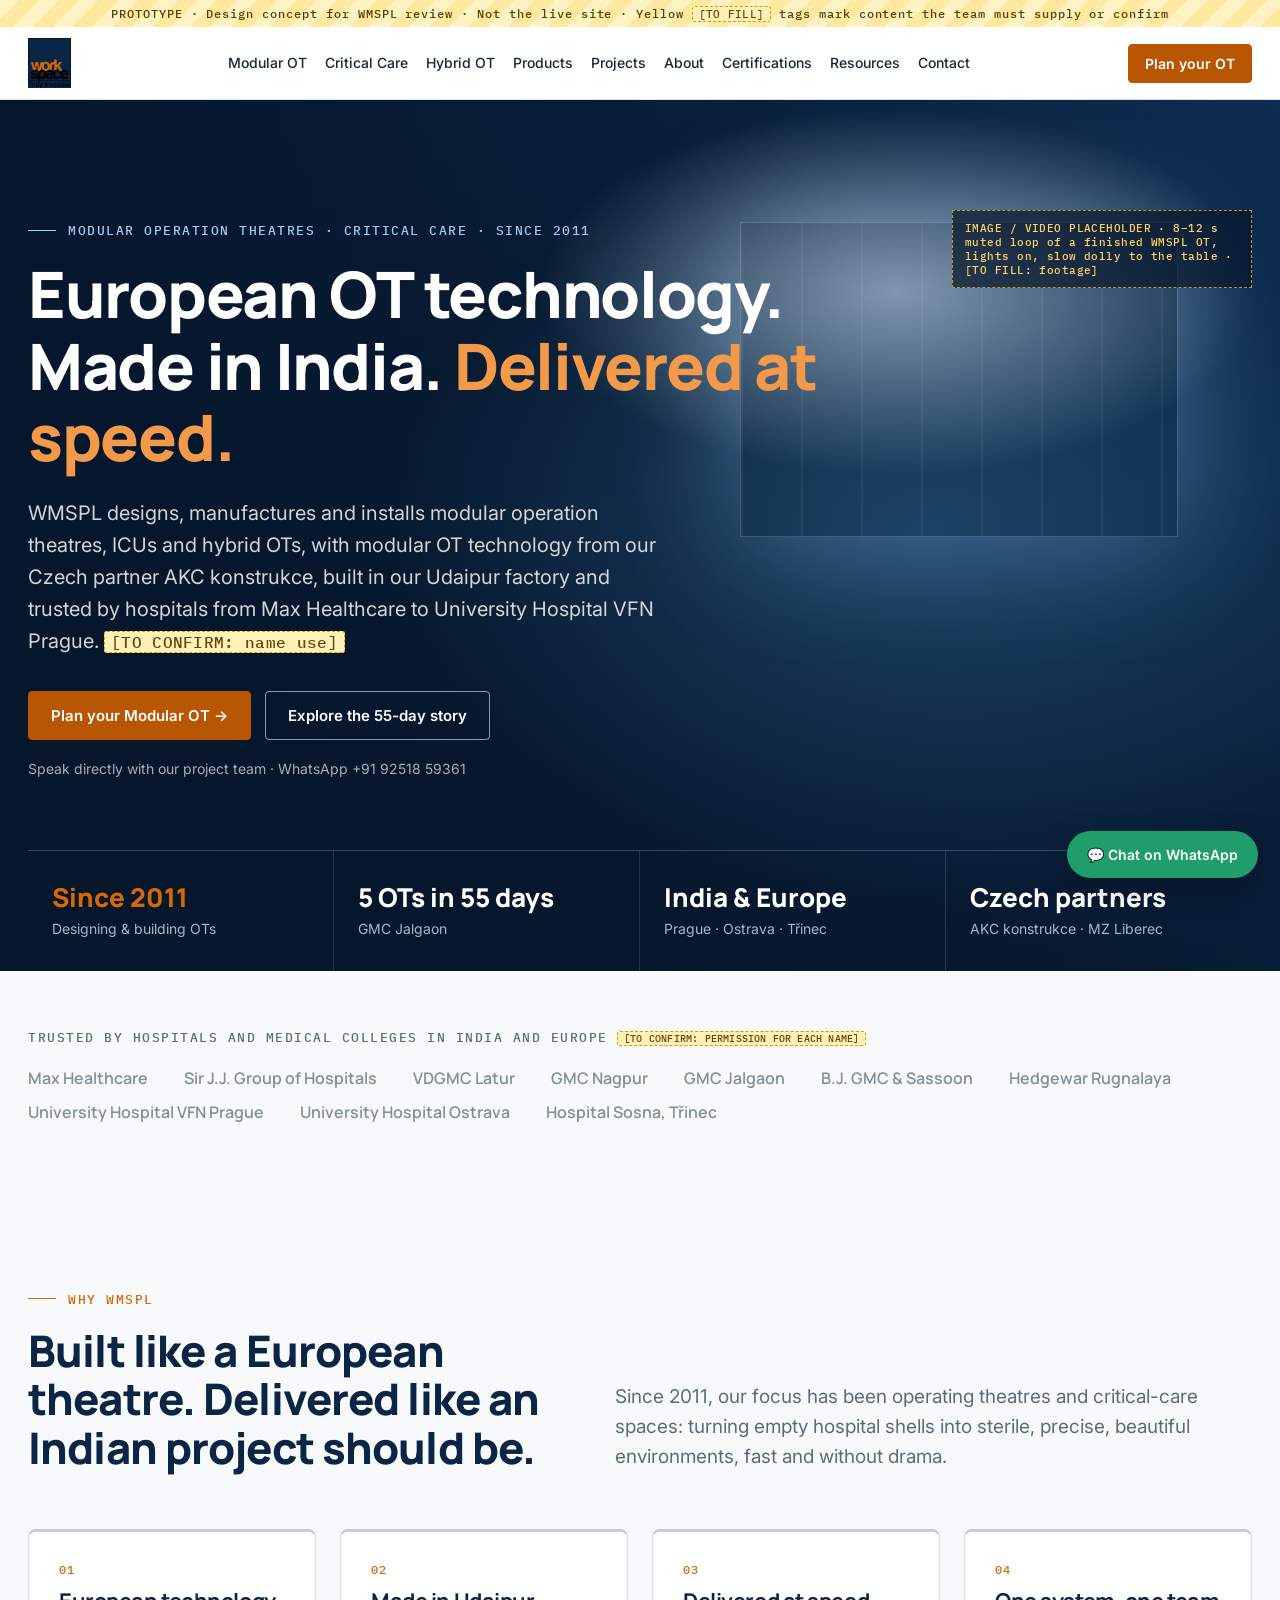
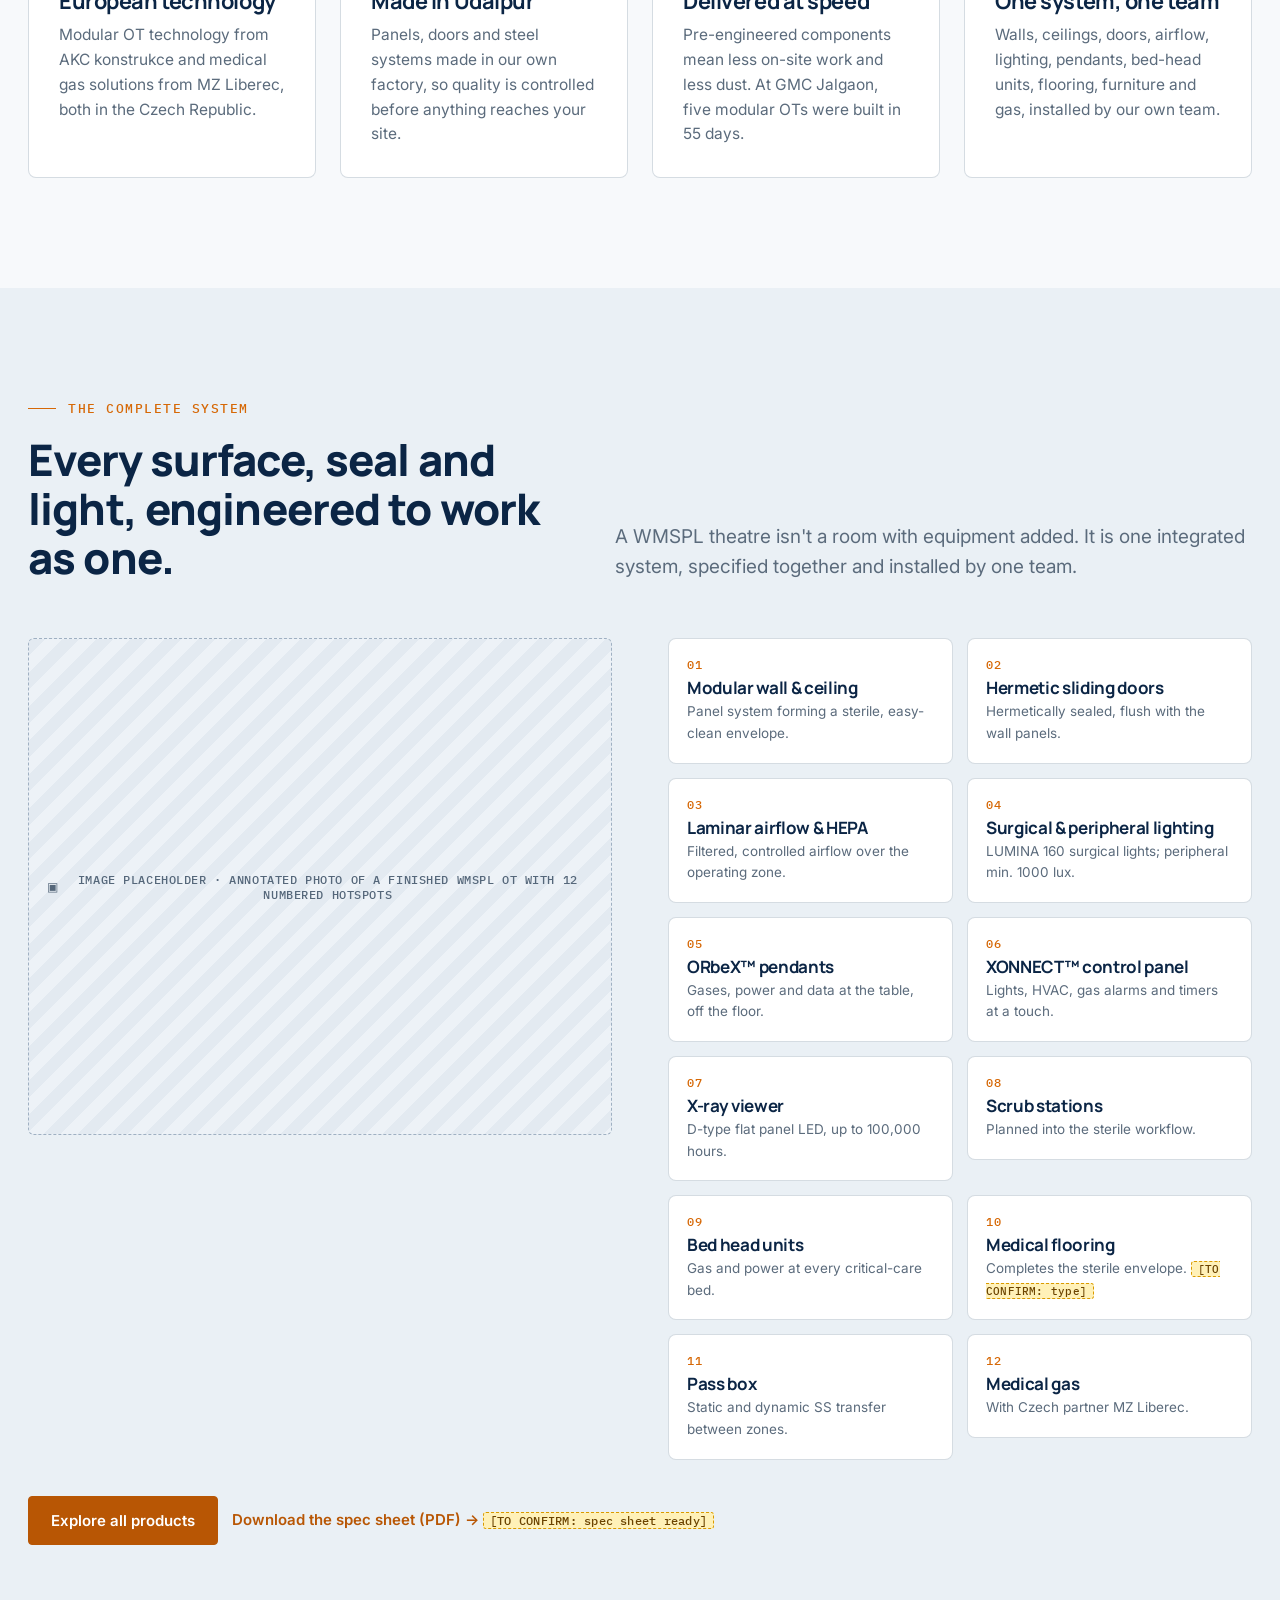
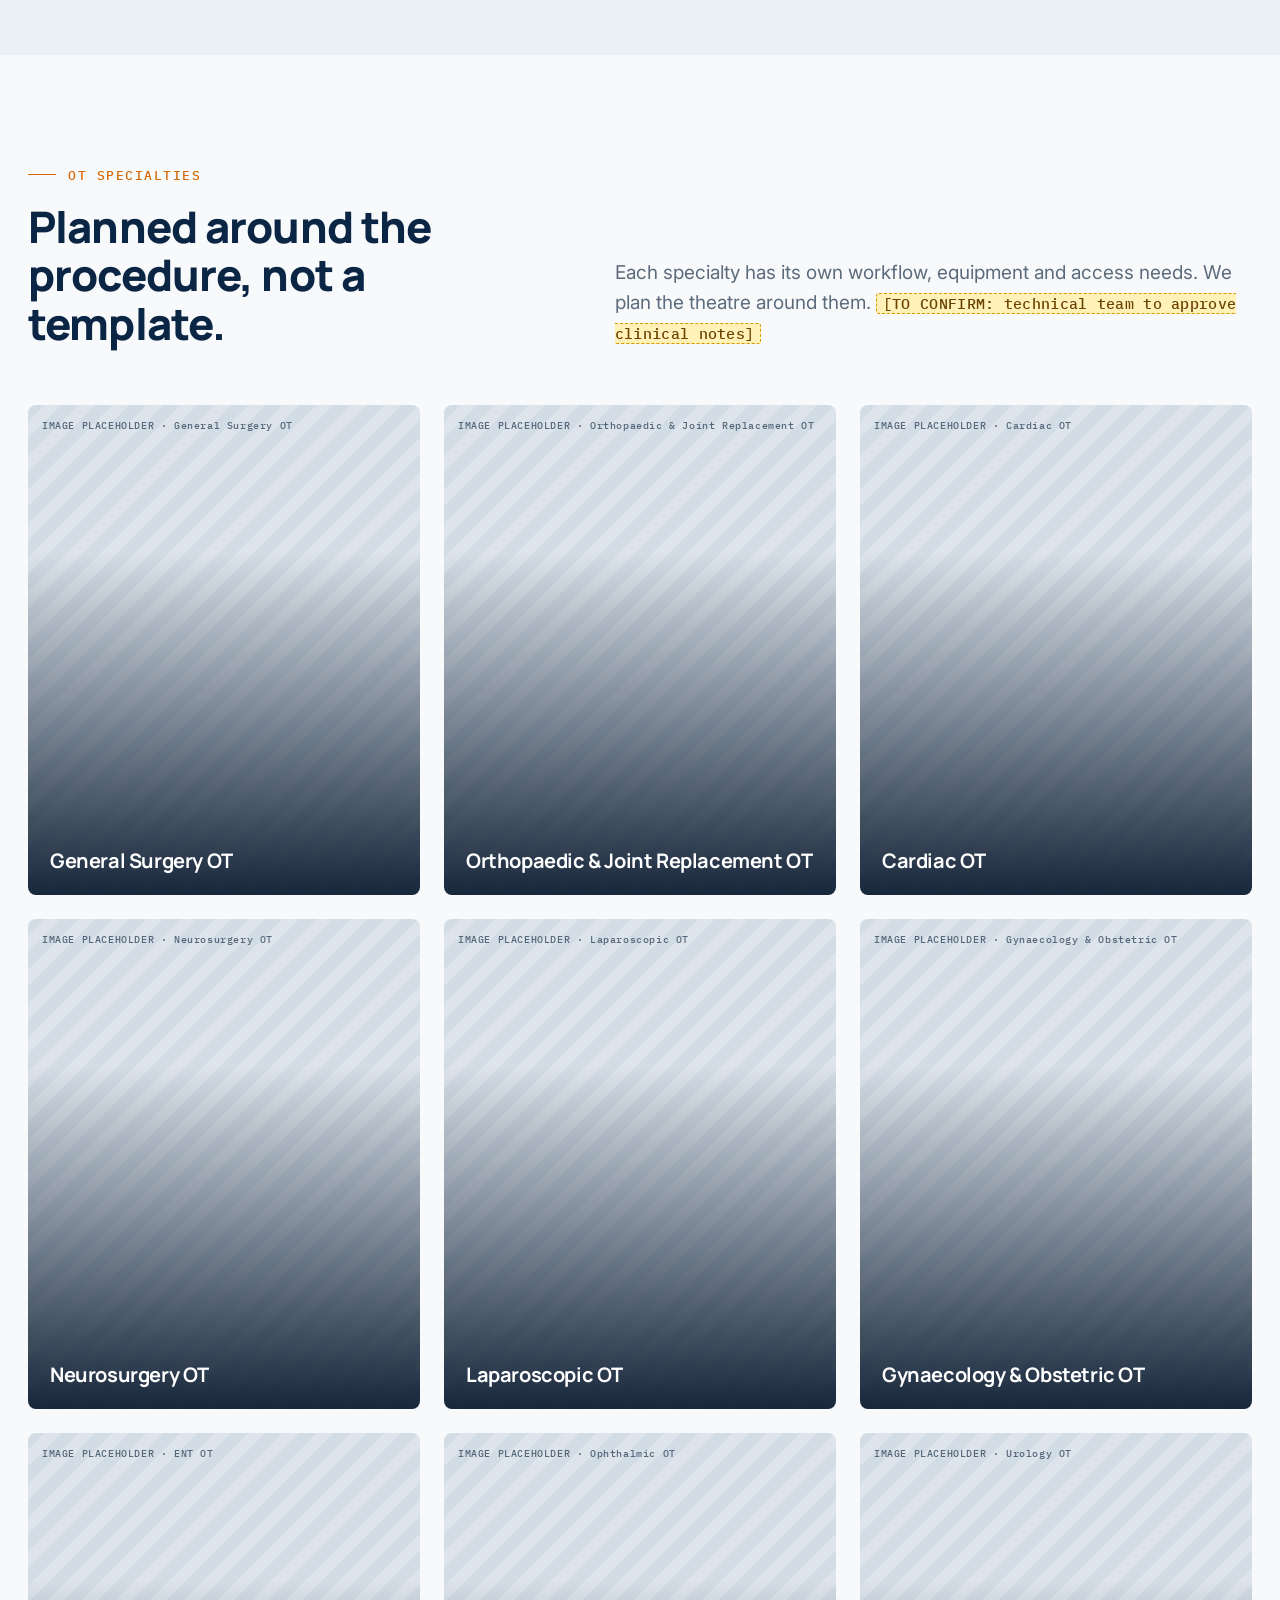
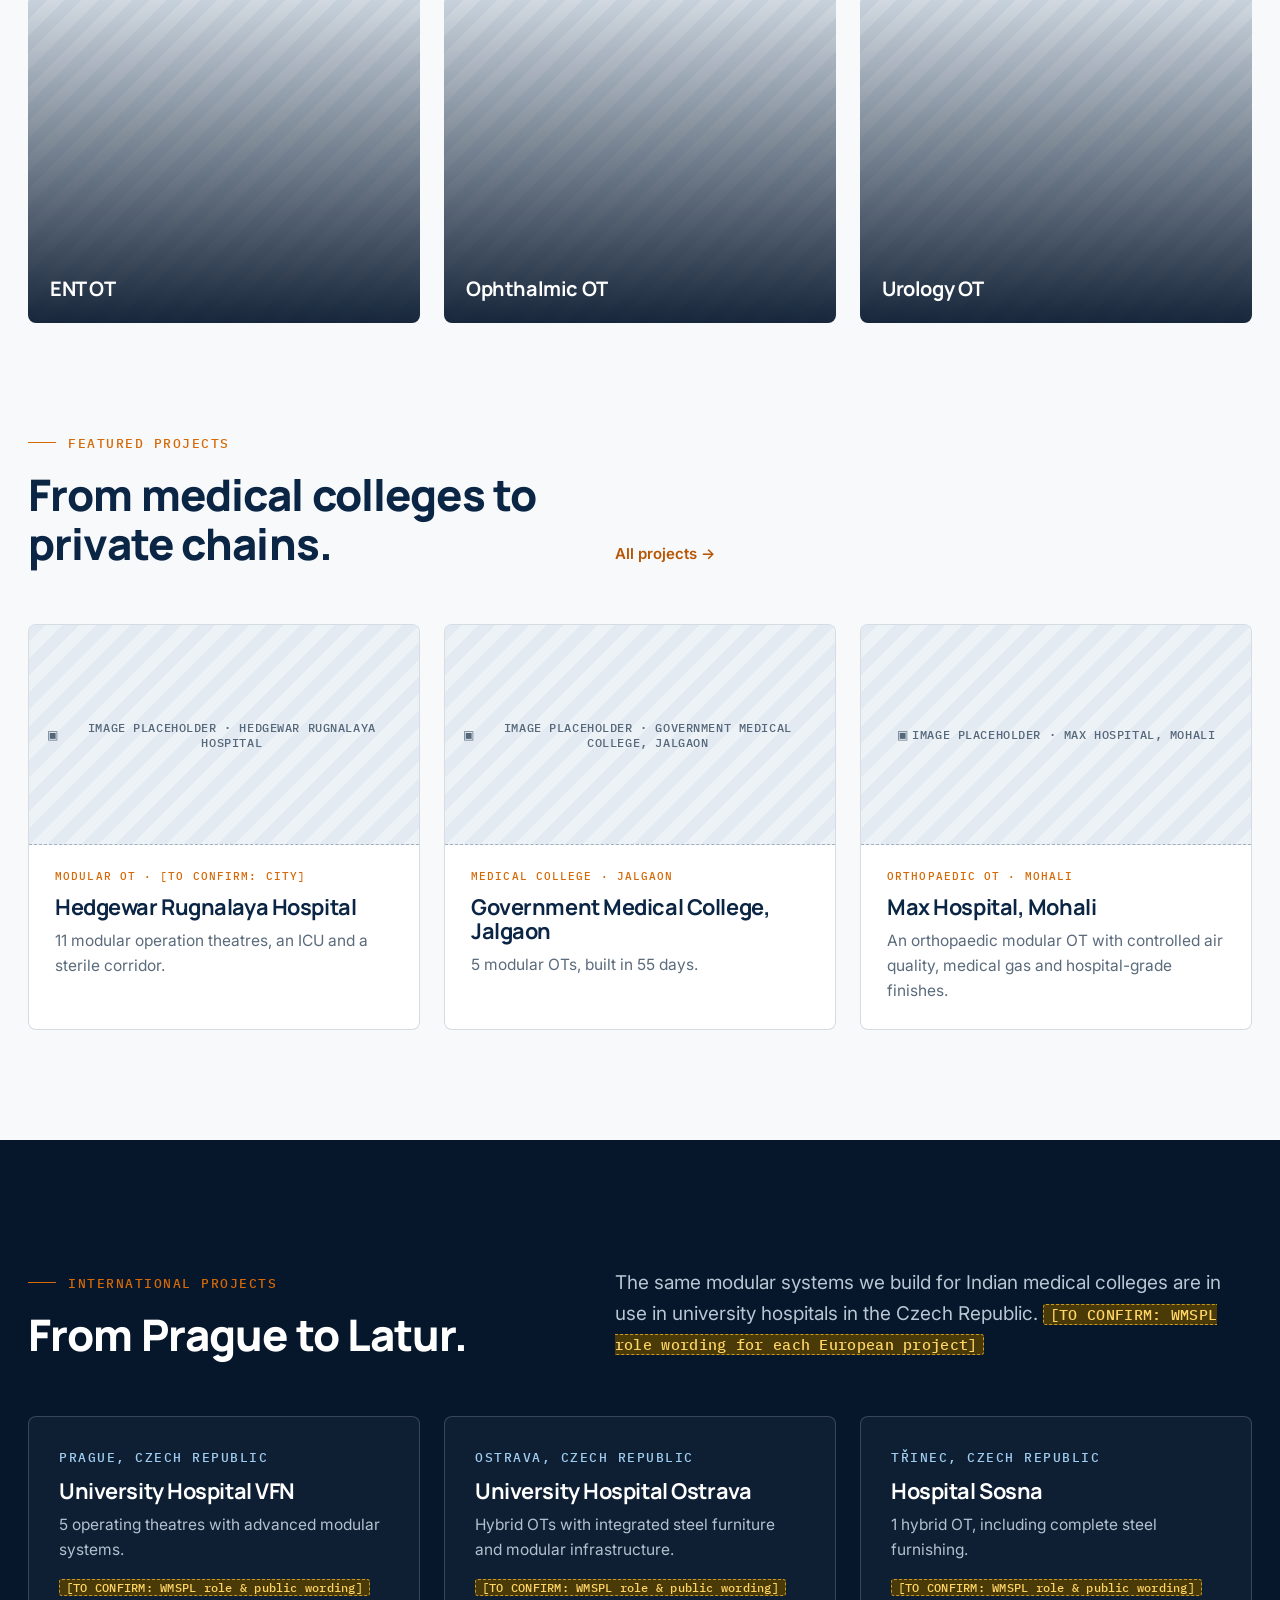
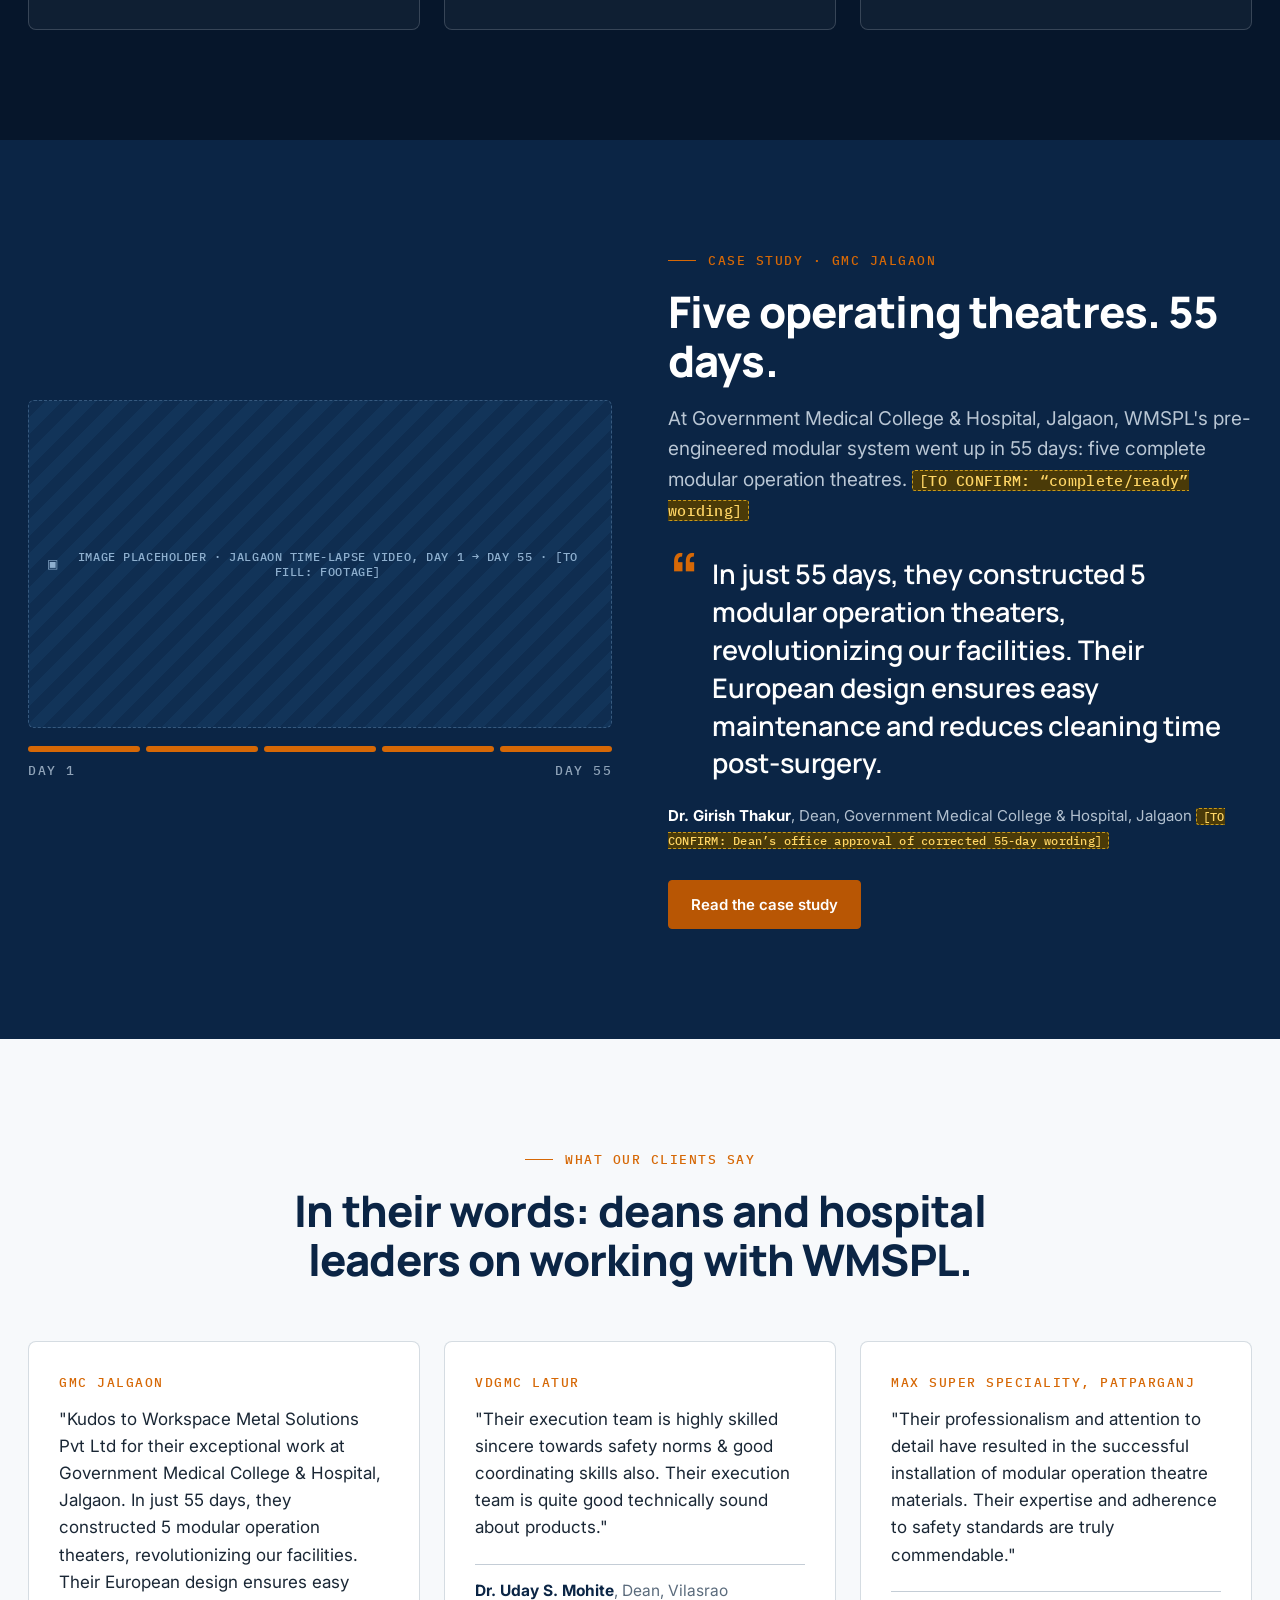
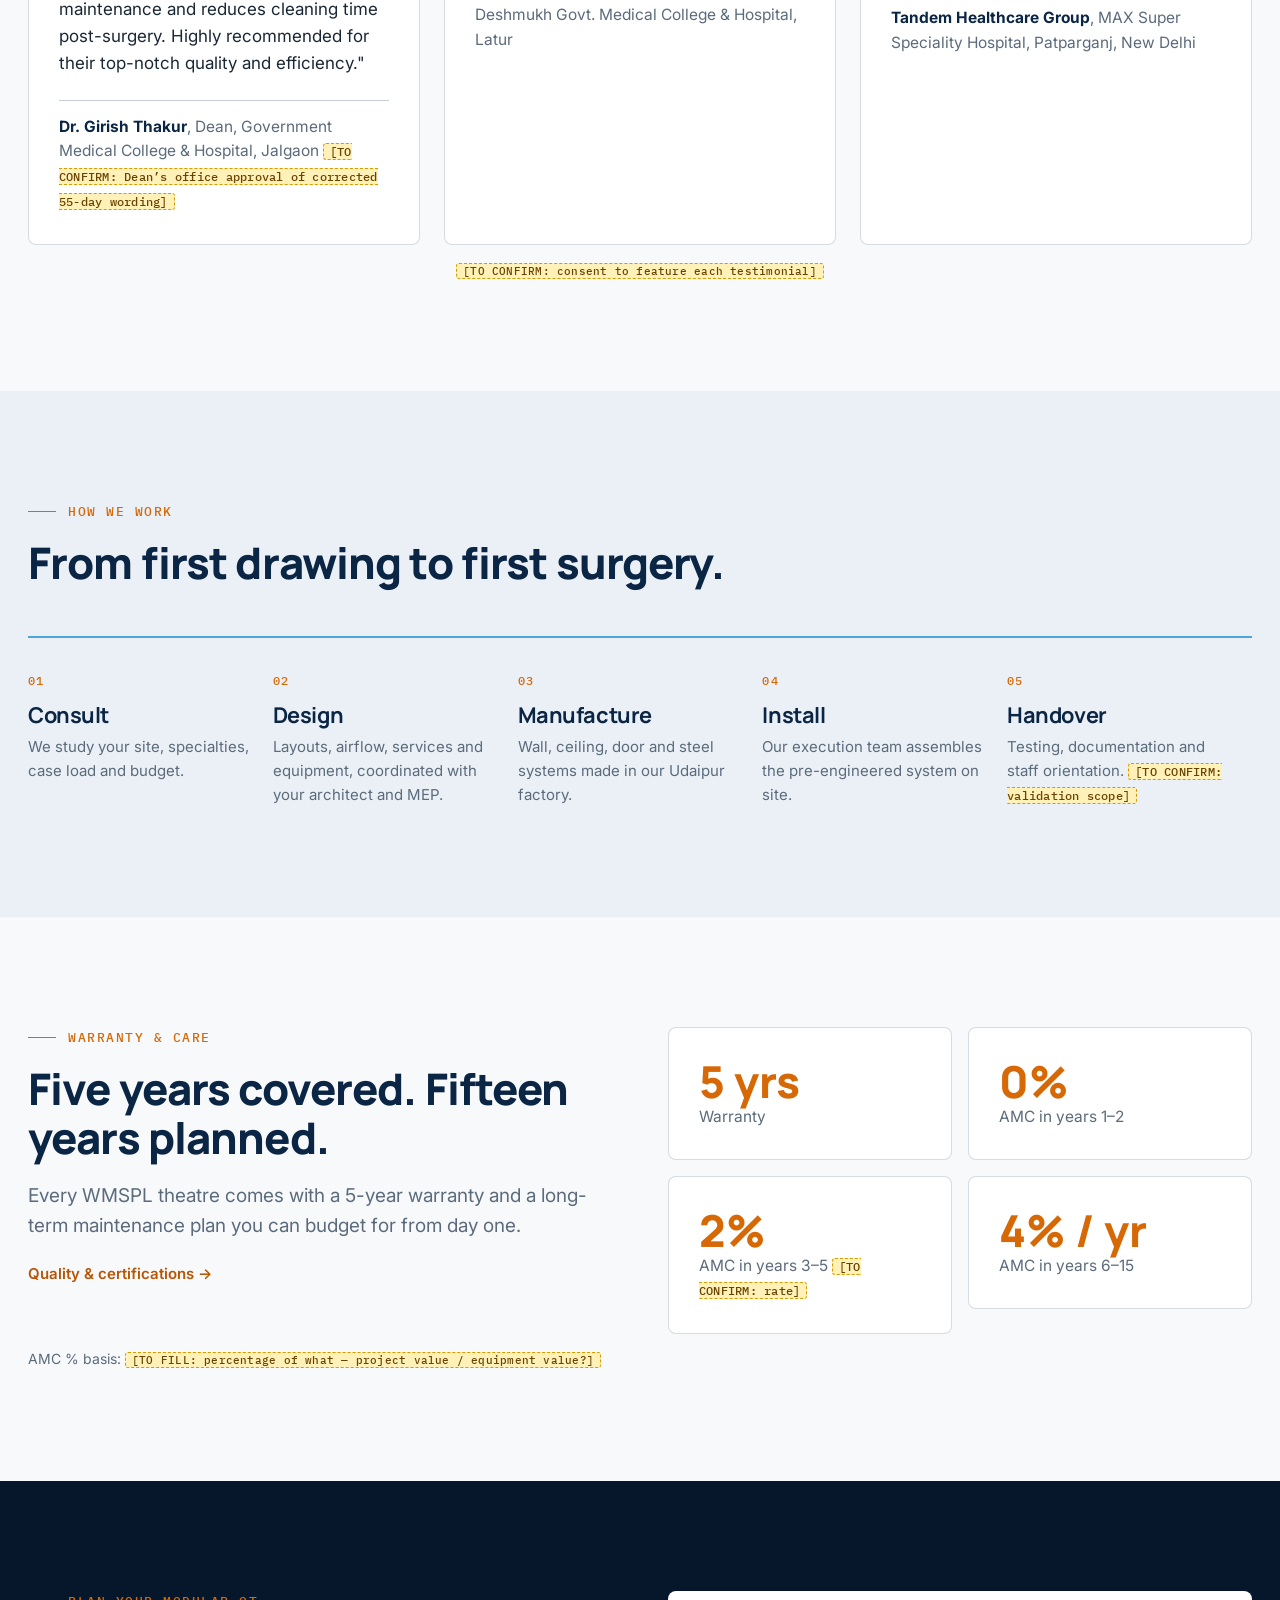
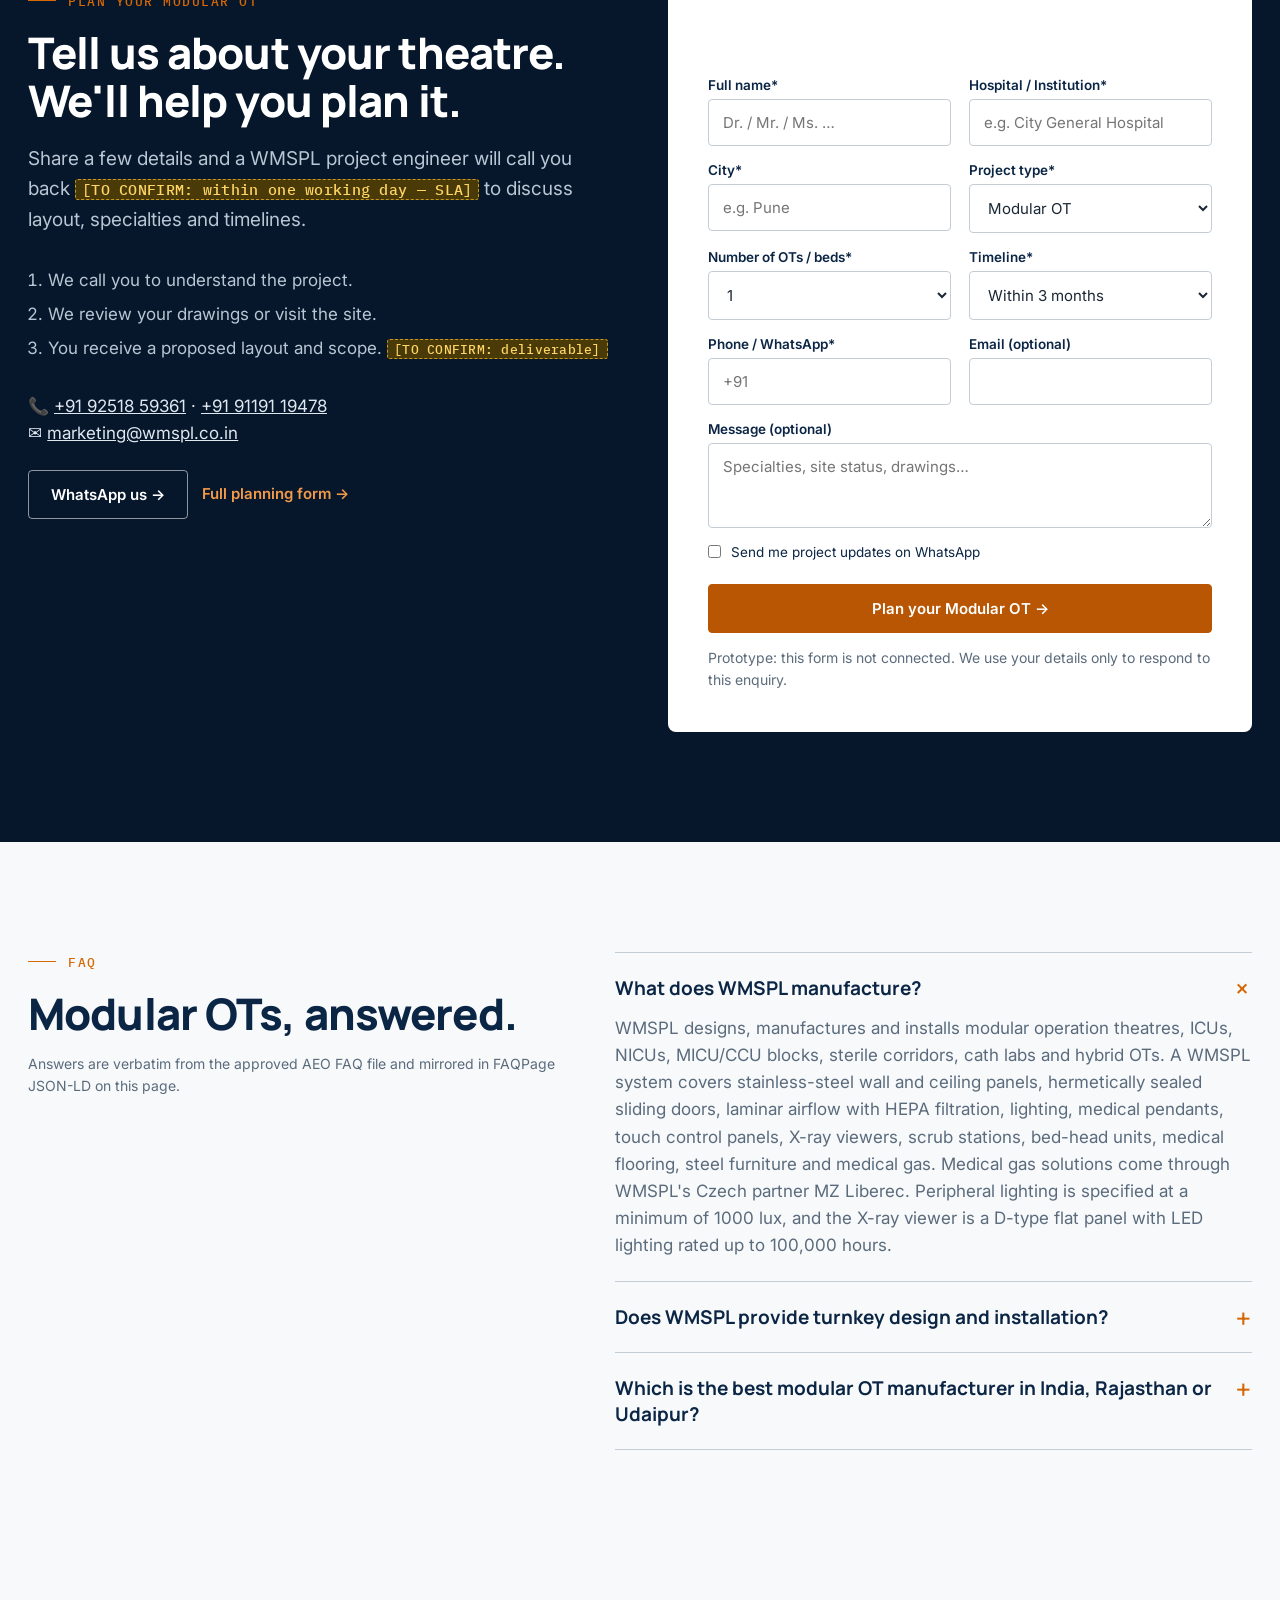
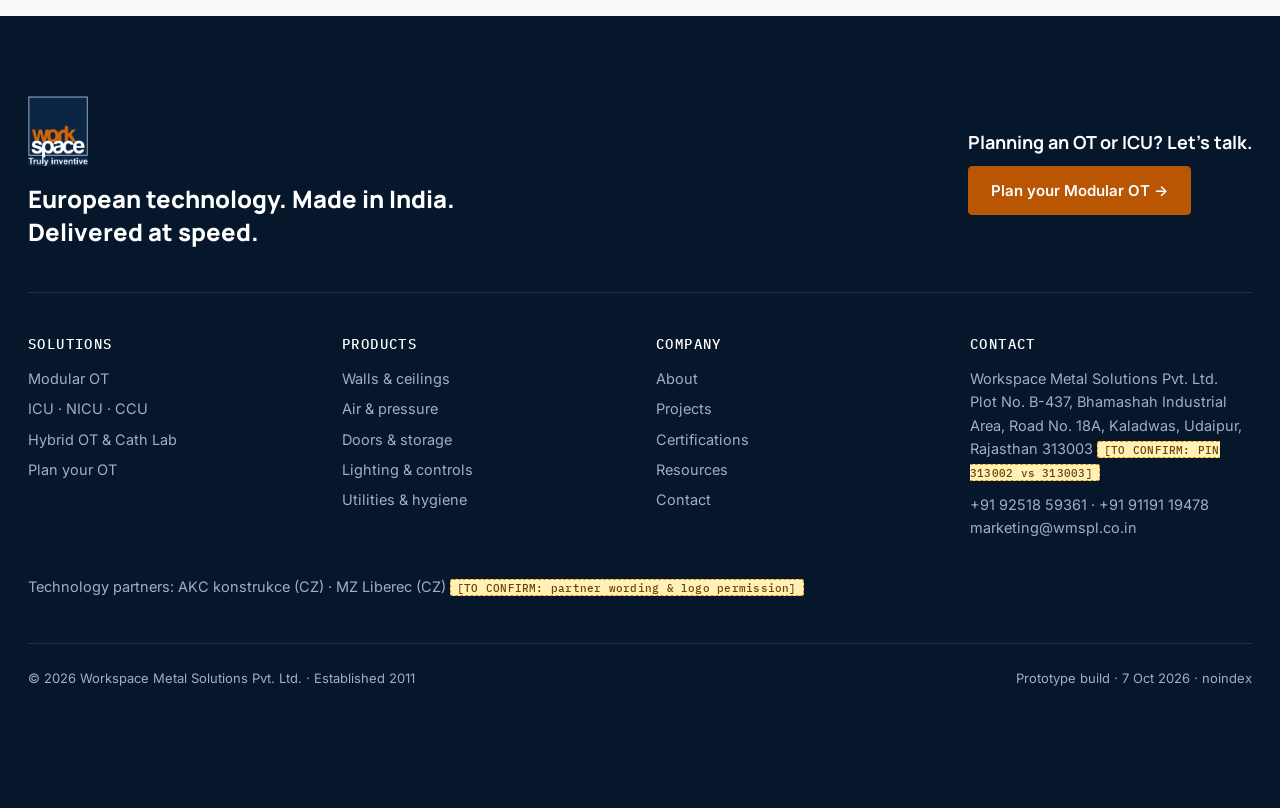
<file: index.html>
<!doctype html><html lang="en"><head><meta charset="utf-8"><meta name="viewport" content="width=device-width,initial-scale=1">
<meta name="robots" content="noindex,nofollow"><title>Modular Operation Theatres & ICUs | Since 2011 · WMSPL (prototype)</title><meta name="description" content="WMSPL designs, manufactures and installs modular OTs, ICUs and hybrid OTs with Czech partner technology. Made in Udaipur. 5 OTs built in 55 days at GMC Jalgaon.">
<link rel="preconnect" href="https://fonts.googleapis.com"><link rel="preconnect" href="https://fonts.gstatic.com" crossorigin>
<link href="https://fonts.googleapis.com/css2?family=Manrope:wght@600;700;800&family=Inter:wght@400;500;600&family=IBM+Plex+Mono:wght@500&display=swap" rel="stylesheet">
<link rel="stylesheet" href="assets/style.css"><script type="application/ld+json">{"@context": "https://schema.org", "@type": "FAQPage", "mainEntity": [{"@type": "Question", "name": "What does WMSPL manufacture?", "acceptedAnswer": {"@type": "Answer", "text": "WMSPL designs, manufactures and installs modular operation theatres, ICUs, NICUs, MICU/CCU blocks, sterile corridors, cath labs and hybrid OTs. A WMSPL system covers stainless-steel wall and ceiling panels, hermetically sealed sliding doors, laminar airflow with HEPA filtration, lighting, medical pendants, touch control panels, X-ray viewers, scrub stations, bed-head units, medical flooring, steel furniture and medical gas. Medical gas solutions come through WMSPL's Czech partner MZ Liberec. Peripheral lighting is specified at a minimum of 1000 lux, and the X-ray viewer is a D-type flat panel with LED lighting rated up to 100,000 hours."}}, {"@type": "Question", "name": "Does WMSPL provide turnkey design and installation?", "acceptedAnswer": {"@type": "Answer", "text": "Yes. WMSPL designs, manufactures and installs modular operation theatres and critical-care environments, so design, factory production and on-site installation sit with one company and its own execution team. The Dean of Vilasrao Deshmukh Govt. Medical College, Latur, described that team as \"highly skilled\", \"sincere towards safety norms\" and \"technically sound about products\". Hospitals can start with a project enquiry and share drawings, specialties and timelines so the scope can be defined for their site."}}, {"@type": "Question", "name": "Which is the best modular OT manufacturer in India, Rajasthan or Udaipur?", "acceptedAnswer": {"@type": "Answer", "text": "No single manufacturer is best for every hospital, and WMSPL does not claim a ranking. Compare suppliers on verifiable evidence: named projects, hospital references, factory capability, technology partners and after-sales support. On those terms, WMSPL is a Udaipur, Rajasthan-based modular OT manufacturer, established in 2011, with projects for Max Healthcare hospitals, government medical colleges and European hospitals. WMSPL's European project list covers University Hospital VFN Prague, University Hospital Ostrava, Hospital Sosna in Třinec and SUSCCH Hospital in Banská Bystrica. Its technology partners are AKC konstrukce and MZ Liberec in the Czech Republic."}}]}</script></head><body>
<div class="proto">PROTOTYPE · Design concept for WMSPL review · Not the live site · Yellow <span class="tf" style="font-size:11px">[TO FILL]</span> tags mark content the team must supply or confirm</div>
<header><div class="wrap nav"><a class="brand" href="index.html"><img src="assets/logo.png" alt="WMSPL logo"><span>Workspace Metal Solutions<small>Truly inventive · Since 2011</small></span></a>
<input type="checkbox" id="mt"><label class="menu-t" for="mt">Menu</label><ul class="links"><li><a href="modular-operation-theatre.html">Modular OT</a></li><li><a href="critical-care.html">Critical Care</a></li><li><a href="cath-lab-hybrid-ot.html">Hybrid OT</a></li><li><a href="products.html">Products</a></li><li><a href="projects.html">Projects</a></li><li><a href="about.html">About</a></li><li><a href="certifications.html">Certifications</a></li><li><a href="resources.html">Resources</a></li><li><a href="contact.html">Contact</a></li></ul>
<div class="nav-r"><a class="tel" href="tel:+919251859361">+91 92518 59361</a><a class="btn sm" href="plan-your-ot.html">Plan your OT</a></div></div></header>
<main><section class="hero"><div class="hero-bg"></div><div class="phlabel">IMAGE / VIDEO PLACEHOLDER · 8–12 s muted loop of a finished WMSPL OT, lights on, slow dolly to the table · [TO FILL: footage]</div>
<div class="wrap"><div class="eyebrow">Modular operation theatres · Critical care · Since 2011</div><h1>European OT technology. Made in India. <em>Delivered at speed.</em></h1>
<p class="sub">WMSPL designs, manufactures and installs modular operation theatres, ICUs and hybrid OTs, with modular OT technology from our Czech partner AKC konstrukce, built in our Udaipur factory and trusted by hospitals from Max Healthcare to University Hospital VFN Prague. <span class="tf">[TO CONFIRM: name use]</span></p>
<div class="cta-row"><a class="btn" href="plan-your-ot.html">Plan your Modular OT →</a><a class="btn ghost" href="projects.html#jalgaon">Explore the 55-day story</a></div><p class="micro">Speak directly with our project team · WhatsApp +91 92518 59361</p>
<div class="proof"><div><b class="o">Since 2011</b><span>Designing & building OTs</span></div><div><b>5 OTs in 55 days</b><span>GMC Jalgaon</span></div><div><b>India & Europe</b><span>Prague · Ostrava · Třinec</span></div><div><b>Czech partners</b><span>AKC konstrukce · MZ Liberec</span></div></div></div></section>
<section style="padding:56px 0"><div class="wrap"><div class="mono" style="color:var(--slate);margin-bottom:20px">Trusted by hospitals and medical colleges in India and Europe <span class="tf">[TO CONFIRM: permission for each name]</span></div><div class="strip"><span>Max Healthcare</span><span>Sir J.J. Group of Hospitals</span><span>VDGMC Latur</span><span>GMC Nagpur</span><span>GMC Jalgaon</span><span>B.J. GMC & Sassoon</span><span>Hedgewar Rugnalaya</span><span>University Hospital VFN Prague</span><span>University Hospital Ostrava</span><span>Hospital Sosna, Třinec</span></div></div></section>
<section><div class="wrap"><div class="head"><div><div class="eyebrow">Why WMSPL</div><h2>Built like a European theatre. Delivered like an Indian project should be.</h2></div><p class="lead">Since 2011, our focus has been operating theatres and critical-care spaces: turning empty hospital shells into sterile, precise, beautiful environments, fast and without drama.</p></div>
<div class="g4"><div class="card top rv"><div class="n">01</div><h3>European technology</h3><p>Modular OT technology from AKC konstrukce and medical gas solutions from MZ Liberec, both in the Czech Republic.</p></div><div class="card top rv"><div class="n">02</div><h3>Made in Udaipur</h3><p>Panels, doors and steel systems made in our own factory, so quality is controlled before anything reaches your site.</p></div><div class="card top rv"><div class="n">03</div><h3>Delivered at speed</h3><p>Pre-engineered components mean less on-site work and less dust. At GMC Jalgaon, five modular OTs were built in 55 days.</p></div><div class="card top rv"><div class="n">04</div><h3>One system, one team</h3><p>Walls, ceilings, doors, airflow, lighting, pendants, bed-head units, flooring, furniture and gas, installed by our own team.</p></div></div></div></section>
<section class="mist"><div class="wrap"><div class="head"><div><div class="eyebrow">The complete system</div><h2>Every surface, seal and light, engineered to work as one.</h2></div><p class="lead">A WMSPL theatre isn't a room with equipment added. It is one integrated system, specified together and installed by one team.</p></div>
<div class="g2"><div><div class="ph" style="aspect-ratio:4/3.4">Image placeholder · Annotated photo of a finished WMSPL OT with 12 numbered hotspots</div></div><div class="g2" style="gap:14px"><a href="modular-operation-theatre.html#configurator" class="card rv" style="padding:18px;text-decoration:none"><div class="n">01</div><h3 style="font-size:17px;margin:6px 0 4px">Modular wall & ceiling</h3><p style="font-size:13.5px">Panel system forming a sterile, easy-clean envelope.</p></a><a href="modular-operation-theatre.html#configurator" class="card rv" style="padding:18px;text-decoration:none"><div class="n">02</div><h3 style="font-size:17px;margin:6px 0 4px">Hermetic sliding doors</h3><p style="font-size:13.5px">Hermetically sealed, flush with the wall panels.</p></a><a href="modular-operation-theatre.html#configurator" class="card rv" style="padding:18px;text-decoration:none"><div class="n">03</div><h3 style="font-size:17px;margin:6px 0 4px">Laminar airflow & HEPA</h3><p style="font-size:13.5px">Filtered, controlled airflow over the operating zone.</p></a><a href="modular-operation-theatre.html#configurator" class="card rv" style="padding:18px;text-decoration:none"><div class="n">04</div><h3 style="font-size:17px;margin:6px 0 4px">Surgical & peripheral lighting</h3><p style="font-size:13.5px">LUMINA 160 surgical lights; peripheral min. 1000 lux.</p></a><a href="modular-operation-theatre.html#configurator" class="card rv" style="padding:18px;text-decoration:none"><div class="n">05</div><h3 style="font-size:17px;margin:6px 0 4px">ORbeX™ pendants</h3><p style="font-size:13.5px">Gases, power and data at the table, off the floor.</p></a><a href="modular-operation-theatre.html#configurator" class="card rv" style="padding:18px;text-decoration:none"><div class="n">06</div><h3 style="font-size:17px;margin:6px 0 4px">XONNECT™ control panel</h3><p style="font-size:13.5px">Lights, HVAC, gas alarms and timers at a touch.</p></a><a href="modular-operation-theatre.html#configurator" class="card rv" style="padding:18px;text-decoration:none"><div class="n">07</div><h3 style="font-size:17px;margin:6px 0 4px">X-ray viewer</h3><p style="font-size:13.5px">D-type flat panel LED, up to 100,000 hours.</p></a><a href="modular-operation-theatre.html#configurator" class="card rv" style="padding:18px;text-decoration:none"><div class="n">08</div><h3 style="font-size:17px;margin:6px 0 4px">Scrub stations</h3><p style="font-size:13.5px">Planned into the sterile workflow.</p></a><a href="modular-operation-theatre.html#configurator" class="card rv" style="padding:18px;text-decoration:none"><div class="n">09</div><h3 style="font-size:17px;margin:6px 0 4px">Bed head units</h3><p style="font-size:13.5px">Gas and power at every critical-care bed.</p></a><a href="modular-operation-theatre.html#configurator" class="card rv" style="padding:18px;text-decoration:none"><div class="n">10</div><h3 style="font-size:17px;margin:6px 0 4px">Medical flooring</h3><p style="font-size:13.5px">Completes the sterile envelope. <span class="tf">[TO CONFIRM: type]</span></p></a><a href="modular-operation-theatre.html#configurator" class="card rv" style="padding:18px;text-decoration:none"><div class="n">11</div><h3 style="font-size:17px;margin:6px 0 4px">Pass box</h3><p style="font-size:13.5px">Static and dynamic SS transfer between zones.</p></a><a href="modular-operation-theatre.html#configurator" class="card rv" style="padding:18px;text-decoration:none"><div class="n">12</div><h3 style="font-size:17px;margin:6px 0 4px">Medical gas</h3><p style="font-size:13.5px">With Czech partner MZ Liberec.</p></a></div></div>
<div class="cta-row" style="margin-top:36px"><a class="btn" href="products.html">Explore all products</a><a class="arrow" href="resources.html">Download the spec sheet (PDF) → <span class="tf">[TO CONFIRM: spec sheet ready]</span></a></div></div></section>
<section><div class="wrap"><div class="head"><div><div class="eyebrow">OT specialties</div><h2>Planned around the procedure, not a template.</h2></div><p class="lead">Each specialty has its own workflow, equipment and access needs. We plan the theatre around them. <span class="tf">[TO CONFIRM: technical team to approve clinical notes]</span></p></div>
<div class="g3"><a class="tile rv" href="modular-operation-theatre.html"><span class="phs">IMAGE PLACEHOLDER · General Surgery OT</span><div><h3>General Surgery OT</h3><p>A versatile theatre for high-volume surgical lists.</p></div></a><a class="tile rv" href="modular-operation-theatre.html"><span class="phs">IMAGE PLACEHOLDER · Orthopaedic & Joint Replacement OT</span><div><h3>Orthopaedic & Joint Replacement OT</h3><p>Delivered at Max Hospital, Mohali.</p></div></a><a class="tile rv" href="modular-operation-theatre.html"><span class="phs">IMAGE PLACEHOLDER · Cardiac OT</span><div><h3>Cardiac OT</h3><p>Space and services for complex cardiac teams.</p></div></a><a class="tile rv" href="modular-operation-theatre.html"><span class="phs">IMAGE PLACEHOLDER · Neurosurgery OT</span><div><h3>Neurosurgery OT</h3><p>Precise lighting and equipment positioning.</p></div></a><a class="tile rv" href="modular-operation-theatre.html"><span class="phs">IMAGE PLACEHOLDER · Laparoscopic OT</span><div><h3>Laparoscopic OT</h3><p>Pendant-mounted video, clear sightlines.</p></div></a><a class="tile rv" href="modular-operation-theatre.html"><span class="phs">IMAGE PLACEHOLDER · Gynaecology & Obstetric OT</span><div><h3>Gynaecology & Obstetric OT</h3><p>Workflow-led for scheduled and urgent cases.</p></div></a><a class="tile rv" href="modular-operation-theatre.html"><span class="phs">IMAGE PLACEHOLDER · ENT OT</span><div><h3>ENT OT</h3><p>Delivered at IGMC and VDGMC Latur.</p></div></a><a class="tile rv" href="modular-operation-theatre.html"><span class="phs">IMAGE PLACEHOLDER · Ophthalmic OT</span><div><h3>Ophthalmic OT</h3><p>Delivered at VDGMC Latur.</p></div></a><a class="tile rv" href="modular-operation-theatre.html"><span class="phs">IMAGE PLACEHOLDER · Urology OT</span><div><h3>Urology OT</h3><p>Planned for endoscopy and imaging.</p></div></a></div></div></section>
<section style="padding-top:0"><div class="wrap"><div class="head"><div><div class="eyebrow">Featured projects</div><h2>From medical colleges to private chains.</h2></div><p class="lead"><a class="arrow" href="projects.html">All projects →</a></p></div>
<div class="g3"><div class="card pcard rv"><div class="ph" >Image placeholder · Hedgewar Rugnalaya Hospital</div><div class="b"><div class="cat">Modular OT · [TO CONFIRM: city]</div><h3>Hedgewar Rugnalaya Hospital</h3><p>11 modular operation theatres, an ICU and a sterile corridor.</p></div></div><div class="card pcard rv"><div class="ph" >Image placeholder · Government Medical College, Jalgaon</div><div class="b"><div class="cat">Medical college · Jalgaon</div><h3>Government Medical College, Jalgaon</h3><p>5 modular OTs, built in 55 days.</p></div></div><div class="card pcard rv"><div class="ph" >Image placeholder · Max Hospital, Mohali</div><div class="b"><div class="cat">Orthopaedic OT · Mohali</div><h3>Max Hospital, Mohali</h3><p>An orthopaedic modular OT with controlled air quality, medical gas and hospital-grade finishes.</p></div></div></div></div></section>
<section class="ink"><div class="wrap"><div class="head"><div><div class="eyebrow">International projects</div><h2>From Prague to Latur.</h2></div><p class="lead">The same modular systems we build for Indian medical colleges are in use in university hospitals in the Czech Republic. <span class="tf">[TO CONFIRM: WMSPL role wording for each European project]</span></p></div><div class="g3"><div class="card rv"><div class="mono" style="color:#9fcdf0">Prague, Czech Republic</div><h3>University Hospital VFN</h3><p>5 operating theatres with advanced modular systems.</p><p style="margin-top:12px"><span class="tf">[TO CONFIRM: WMSPL role & public wording]</span></p></div><div class="card rv"><div class="mono" style="color:#9fcdf0">Ostrava, Czech Republic</div><h3>University Hospital Ostrava</h3><p>Hybrid OTs with integrated steel furniture and modular infrastructure.</p><p style="margin-top:12px"><span class="tf">[TO CONFIRM: WMSPL role & public wording]</span></p></div><div class="card rv"><div class="mono" style="color:#9fcdf0">Třinec, Czech Republic</div><h3>Hospital Sosna</h3><p>1 hybrid OT, including complete steel furnishing.</p><p style="margin-top:12px"><span class="tf">[TO CONFIRM: WMSPL role & public wording]</span></p></div></div></div></section>
<section class="dark" id="jalgaon"><div class="wrap g2" style="align-items:center"><div><div class="ph" style="aspect-ratio:16/9">Image placeholder · Jalgaon time-lapse video, Day 1 → Day 55 · [TO FILL: footage]</div><div class="days"><i></i><i></i><i></i><i></i><i></i></div><div class="mono" style="display:flex;justify-content:space-between;margin-top:8px;color:#8fa3b8"><span>Day 1</span><span>Day 55</span></div></div>
<div><div class="eyebrow">Case study · GMC Jalgaon</div><h2>Five operating theatres. 55 days.</h2><p class="lead" style="margin-bottom:30px">At Government Medical College &amp; Hospital, Jalgaon, WMSPL's pre-engineered modular system went up in 55 days: five complete modular operation theatres. <span class="tf">[TO CONFIRM: “complete/ready” wording]</span></p>
<p class="quote">In just 55 days, they constructed 5 modular operation theaters, revolutionizing our facilities. Their European design ensures easy maintenance and reduces cleaning time post-surgery.</p><p class="who"><b>Dr. Girish Thakur</b>, Dean, Government Medical College &amp; Hospital, Jalgaon <span class="tf">[TO CONFIRM: Dean’s office approval of corrected 55-day wording]</span></p>
<div class="cta-row" style="margin-top:28px"><a class="btn" href="projects.html#jalgaon">Read the case study</a></div></div></div></section>
<section><div class="wrap"><div style="text-align:center;max-width:820px;margin:0 auto 56px"><div class="eyebrow" style="justify-content:center">What our clients say</div><h2>In their words: deans and hospital leaders on working with WMSPL.</h2></div>
<div class="g3"><div class="card tcard rv"><div class="mono" style="color:var(--orange);margin-bottom:14px">GMC Jalgaon</div><blockquote>"Kudos to Workspace Metal Solutions Pvt Ltd for their exceptional work at Government Medical College &amp; Hospital, Jalgaon. In just 55 days, they constructed 5 modular operation theaters, revolutionizing our facilities. Their European design ensures easy maintenance and reduces cleaning time post-surgery. Highly recommended for their top-notch quality and efficiency."</blockquote><p class="who" style="border-top:1px solid var(--steel);padding-top:14px"><b>Dr. Girish Thakur</b>, Dean, Government Medical College &amp; Hospital, Jalgaon <span class="tf">[TO CONFIRM: Dean’s office approval of corrected 55-day wording]</span></p></div><div class="card tcard rv"><div class="mono" style="color:var(--orange);margin-bottom:14px">VDGMC Latur</div><blockquote>"Their execution team is highly skilled sincere towards safety norms &amp; good coordinating skills also. Their execution team is quite good technically sound about products."</blockquote><p class="who" style="border-top:1px solid var(--steel);padding-top:14px"><b>Dr. Uday S. Mohite</b>, Dean, Vilasrao Deshmukh Govt. Medical College &amp; Hospital, Latur</p></div><div class="card tcard rv"><div class="mono" style="color:var(--orange);margin-bottom:14px">Max Super Speciality, Patparganj</div><blockquote>"Their professionalism and attention to detail have resulted in the successful installation of modular operation theatre materials. Their expertise and adherence to safety standards are truly commendable."</blockquote><p class="who" style="border-top:1px solid var(--steel);padding-top:14px"><b>Tandem Healthcare Group</b>, MAX Super Speciality Hospital, Patparganj, New Delhi</p></div></div><p class="note" style="text-align:center"><span class="tf">[TO CONFIRM: consent to feature each testimonial]</span></p></div></section>
<section class="mist"><div class="wrap"><div class="eyebrow">How we work</div><h2 style="margin-bottom:48px">From first drawing to first surgery.</h2><div class="steps"><div><b>01</b><h3>Consult</h3><p>We study your site, specialties, case load and budget.</p></div><div><b>02</b><h3>Design</h3><p>Layouts, airflow, services and equipment, coordinated with your architect and MEP.</p></div><div><b>03</b><h3>Manufacture</h3><p>Wall, ceiling, door and steel systems made in our Udaipur factory.</p></div><div><b>04</b><h3>Install</h3><p>Our execution team assembles the pre-engineered system on site.</p></div><div><b>05</b><h3>Handover</h3><p>Testing, documentation and staff orientation. <span class="tf">[TO CONFIRM: validation scope]</span></p></div></div></div></section>
<section><div class="wrap g2"><div><div class="eyebrow">Warranty & care</div><h2>Five years covered. Fifteen years planned.</h2><p class="lead">Every WMSPL theatre comes with a 5-year warranty and a long-term maintenance plan you can budget for from day one.</p><a class="arrow" style="display:inline-block;margin-top:20px" href="certifications.html">Quality & certifications →</a></div>
<div class="g2" style="gap:16px"><div class="card kpi"><b>5 yrs</b><p>Warranty</p></div><div class="card kpi"><b>0%</b><p>AMC in years 1–2</p></div><div class="card kpi"><b>2%</b><p>AMC in years 3–5 <span class="tf">[TO CONFIRM: rate]</span></p></div><div class="card kpi"><b>4% / yr</b><p>AMC in years 6–15</p></div></div></div><p class="wrap note">AMC % basis: <span class="tf">[TO FILL: percentage of what — project value / equipment value?]</span></p></section>
<section class="ink" id="enquiry"><div class="wrap g2"><div><div class="eyebrow">Plan your modular OT</div><h2>Tell us about your theatre. We'll help you plan it.</h2><p class="lead">Share a few details and a WMSPL project engineer will call you back <span class="tf">[TO CONFIRM: within one working day — SLA]</span> to discuss layout, specialties and timelines.</p>
<ol style="margin:28px 0 0 20px;color:#b9c6d4;line-height:2"><li>We call you to understand the project.</li><li>We review your drawings or visit the site.</li><li>You receive a proposed layout and scope. <span class="tf">[TO CONFIRM: deliverable]</span></li></ol>
<p style="margin-top:28px">📞 <a href="tel:+919251859361">+91 92518 59361</a> · <a href="tel:+919119119478">+91 91191 19478</a><br>✉ <a href="mailto:marketing@wmspl.co.in">marketing@wmspl.co.in</a></p>
<div class="cta-row" style="margin-top:22px"><a class="btn ghost" href="https://wa.me/919251859361?text=Hi%20WMSPL%2C%20I%27d%20like%20to%20plan%20a%20modular%20OT">WhatsApp us →</a><a class="arrow" href="plan-your-ot.html">Full planning form →</a></div></div>
<form class="form" onsubmit="event.preventDefault();this.querySelector('.ok').style.display='block'"><h3 style="margin-bottom:22px">Project enquiry</h3>
<div class="row"><label>Full name*<input required placeholder="Dr. / Mr. / Ms. …"></label><label>Hospital / Institution*<input required placeholder="e.g. City General Hospital"></label></div>
<div class="row"><label>City*<input required placeholder="e.g. Pune"></label><label>Project type*<select><option>Modular OT</option><option>ICU / Critical Care</option><option>NICU</option><option>MICU / CCU</option><option>Cath Lab / Hybrid OT</option><option>Sterile Corridor</option><option>OT + ICU block</option><option>Other</option></select></label></div>
<div class="row"><label>Number of OTs / beds*<select><option>1</option><option>2–3</option><option>4–6</option><option>7–10</option><option>10+</option><option>Not sure yet</option></select></label><label>Timeline*<select><option>Within 3 months</option><option>3–6 months</option><option>6–12 months</option><option>Planning / budgetary stage</option></select></label></div>
<div class="row"><label>Phone / WhatsApp*<input required placeholder="+91"></label><label>Email (optional)<input type="email"></label></div>
<label>Message (optional)<textarea rows="3" placeholder="Specialties, site status, drawings…"></textarea></label>
<label class="chk"><input type="checkbox"> Send me project updates on WhatsApp</label>
<button class="btn" type="submit">Plan your Modular OT →</button>
<p class="note">Prototype: this form is not connected. We use your details only to respond to this enquiry.</p>
<div class="ok">Thank you. Your enquiry has reached our project team (prototype — nothing was sent). Need us sooner? <a href="https://wa.me/919251859361">WhatsApp +91 92518 59361</a>.</div></form></div></section><section><div class="wrap head" style="align-items:start"><div><div class="eyebrow">FAQ</div><h2>Modular OTs, answered.</h2><p class="note">Answers are verbatim from the approved AEO FAQ file and mirrored in FAQPage JSON-LD on this page.</p></div><div class="faq"><details open><summary>What does WMSPL manufacture?</summary><p>WMSPL designs, manufactures and installs modular operation theatres, ICUs, NICUs, MICU/CCU blocks, sterile corridors, cath labs and hybrid OTs. A WMSPL system covers stainless-steel wall and ceiling panels, hermetically sealed sliding doors, laminar airflow with HEPA filtration, lighting, medical pendants, touch control panels, X-ray viewers, scrub stations, bed-head units, medical flooring, steel furniture and medical gas. Medical gas solutions come through WMSPL&#x27;s Czech partner MZ Liberec. Peripheral lighting is specified at a minimum of 1000 lux, and the X-ray viewer is a D-type flat panel with LED lighting rated up to 100,000 hours.</p></details><details><summary>Does WMSPL provide turnkey design and installation?</summary><p>Yes. WMSPL designs, manufactures and installs modular operation theatres and critical-care environments, so design, factory production and on-site installation sit with one company and its own execution team. The Dean of Vilasrao Deshmukh Govt. Medical College, Latur, described that team as &quot;highly skilled&quot;, &quot;sincere towards safety norms&quot; and &quot;technically sound about products&quot;. Hospitals can start with a project enquiry and share drawings, specialties and timelines so the scope can be defined for their site.</p></details><details><summary>Which is the best modular OT manufacturer in India, Rajasthan or Udaipur?</summary><p>No single manufacturer is best for every hospital, and WMSPL does not claim a ranking. Compare suppliers on verifiable evidence: named projects, hospital references, factory capability, technology partners and after-sales support. On those terms, WMSPL is a Udaipur, Rajasthan-based modular OT manufacturer, established in 2011, with projects for Max Healthcare hospitals, government medical colleges and European hospitals. WMSPL&#x27;s European project list covers University Hospital VFN Prague, University Hospital Ostrava, Hospital Sosna in Třinec and SUSCCH Hospital in Banská Bystrica. Its technology partners are AKC konstrukce and MZ Liberec in the Czech Republic.</p></details></div></div></section></main>
<footer><div class="wrap"><div class="ftop"><div><img src="assets/logo-white.png" alt="WMSPL" style="height:70px;margin-bottom:16px"><div class="tag-l">European technology. Made in India. Delivered at speed.</div></div><div><p style="color:#fff;font:700 18px Manrope;margin-bottom:12px">Planning an OT or ICU? Let's talk.</p><a class="btn" href="plan-your-ot.html">Plan your Modular OT →</a></div></div>
<div class="fgrid"><div><h4>Solutions</h4><ul><li><a href="modular-operation-theatre.html">Modular OT</a></li><li><a href="critical-care.html">ICU · NICU · CCU</a></li><li><a href="cath-lab-hybrid-ot.html">Hybrid OT & Cath Lab</a></li><li><a href="plan-your-ot.html">Plan your OT</a></li></ul></div>
<div><h4>Products</h4><ul><li><a href="products.html#walls">Walls & ceilings</a></li><li><a href="products.html#air">Air & pressure</a></li><li><a href="products.html#doors">Doors & storage</a></li><li><a href="products.html#light">Lighting & controls</a></li><li><a href="products.html#util">Utilities & hygiene</a></li></ul></div>
<div><h4>Company</h4><ul><li><a href="about.html">About</a></li><li><a href="projects.html">Projects</a></li><li><a href="certifications.html">Certifications</a></li><li><a href="resources.html">Resources</a></li><li><a href="contact.html">Contact</a></li></ul></div>
<div><h4>Contact</h4><p>Workspace Metal Solutions Pvt. Ltd.<br>Plot No. B-437, Bhamashah Industrial Area, Road No. 18A, Kaladwas, Udaipur, Rajasthan 313003 <span class="tf">[TO CONFIRM: PIN 313002 vs 313003]</span></p><p style="margin-top:10px"><a href="tel:+919251859361">+91 92518 59361</a> · <a href="tel:+919119119478">+91 91191 19478</a><br><a href="mailto:marketing@wmspl.co.in">marketing@wmspl.co.in</a></p></div></div>
<p style="margin-top:36px">Technology partners: AKC konstrukce (CZ) · MZ Liberec (CZ) <span class="tf">[TO CONFIRM: partner wording & logo permission]</span></p>
<div class="legal"><span>© 2026 Workspace Metal Solutions Pvt. Ltd. · Established 2011</span><span>Prototype build · 7 Oct 2026 · noindex</span></div></div></footer>
<a class="wa" href="https://wa.me/919251859361">💬 Chat on WhatsApp</a>
<nav class="mbar"><a href="tel:+919251859361">Call</a><a href="https://wa.me/919251859361">WhatsApp</a><a href="plan-your-ot.html">Plan your OT</a></nav>
<script>const io=new IntersectionObserver(e=>e.forEach(x=>{if(x.isIntersecting){x.target.classList.add('in');io.unobserve(x.target)}}),{threshold:.12});document.querySelectorAll('.rv').forEach(el=>io.observe(el));</script>
</body></html>
</file>
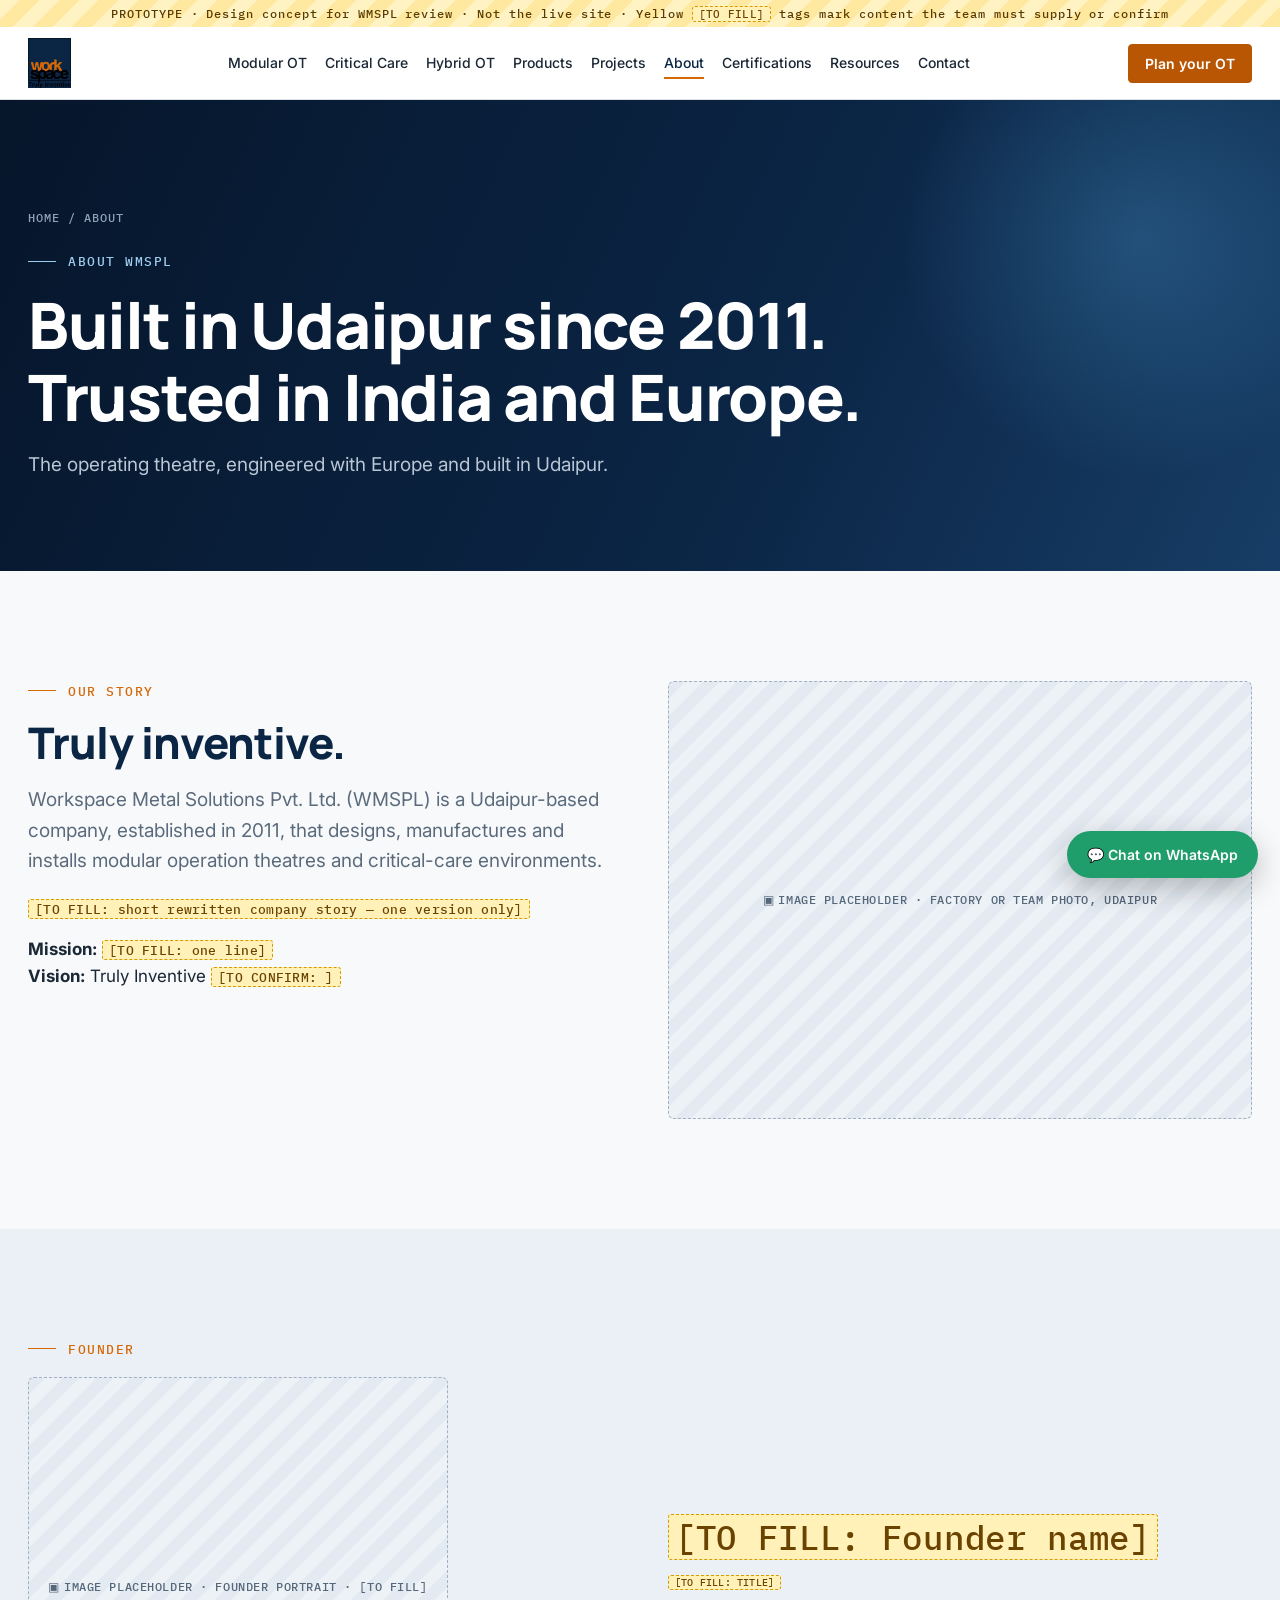
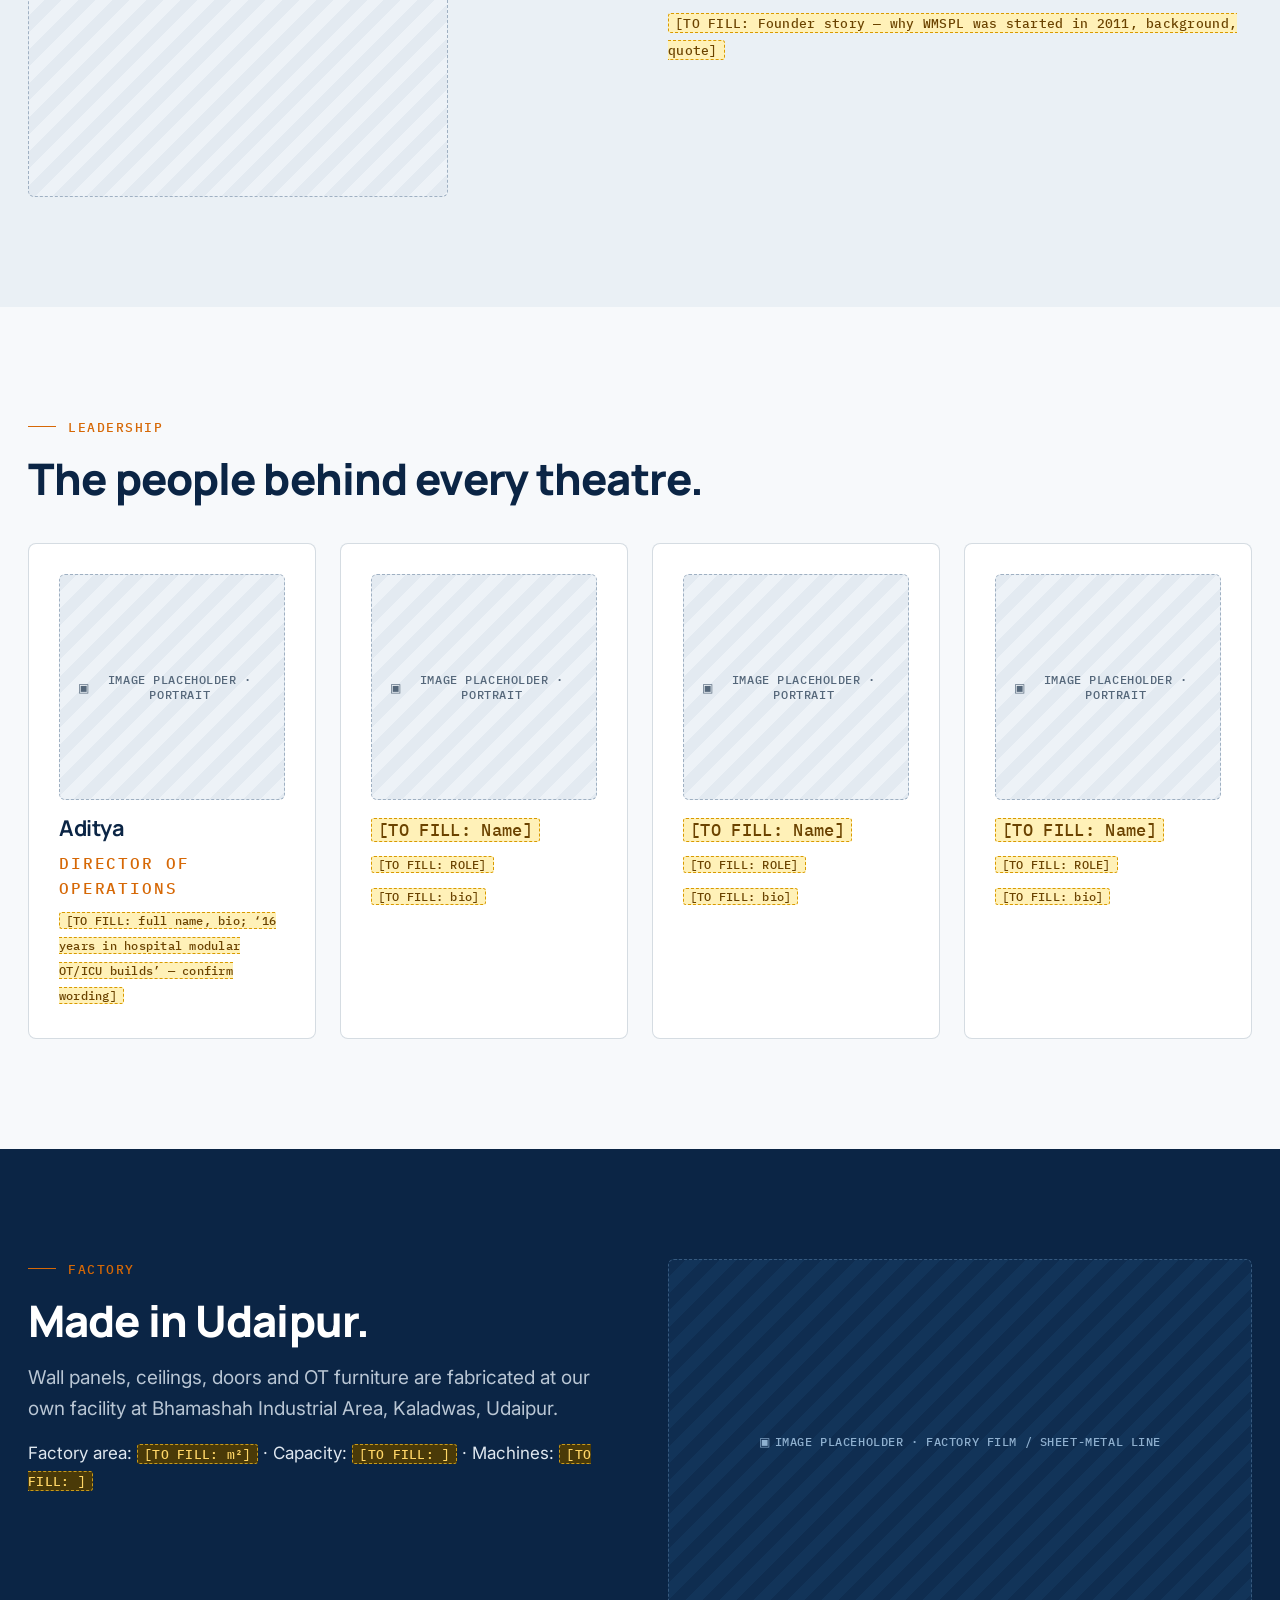
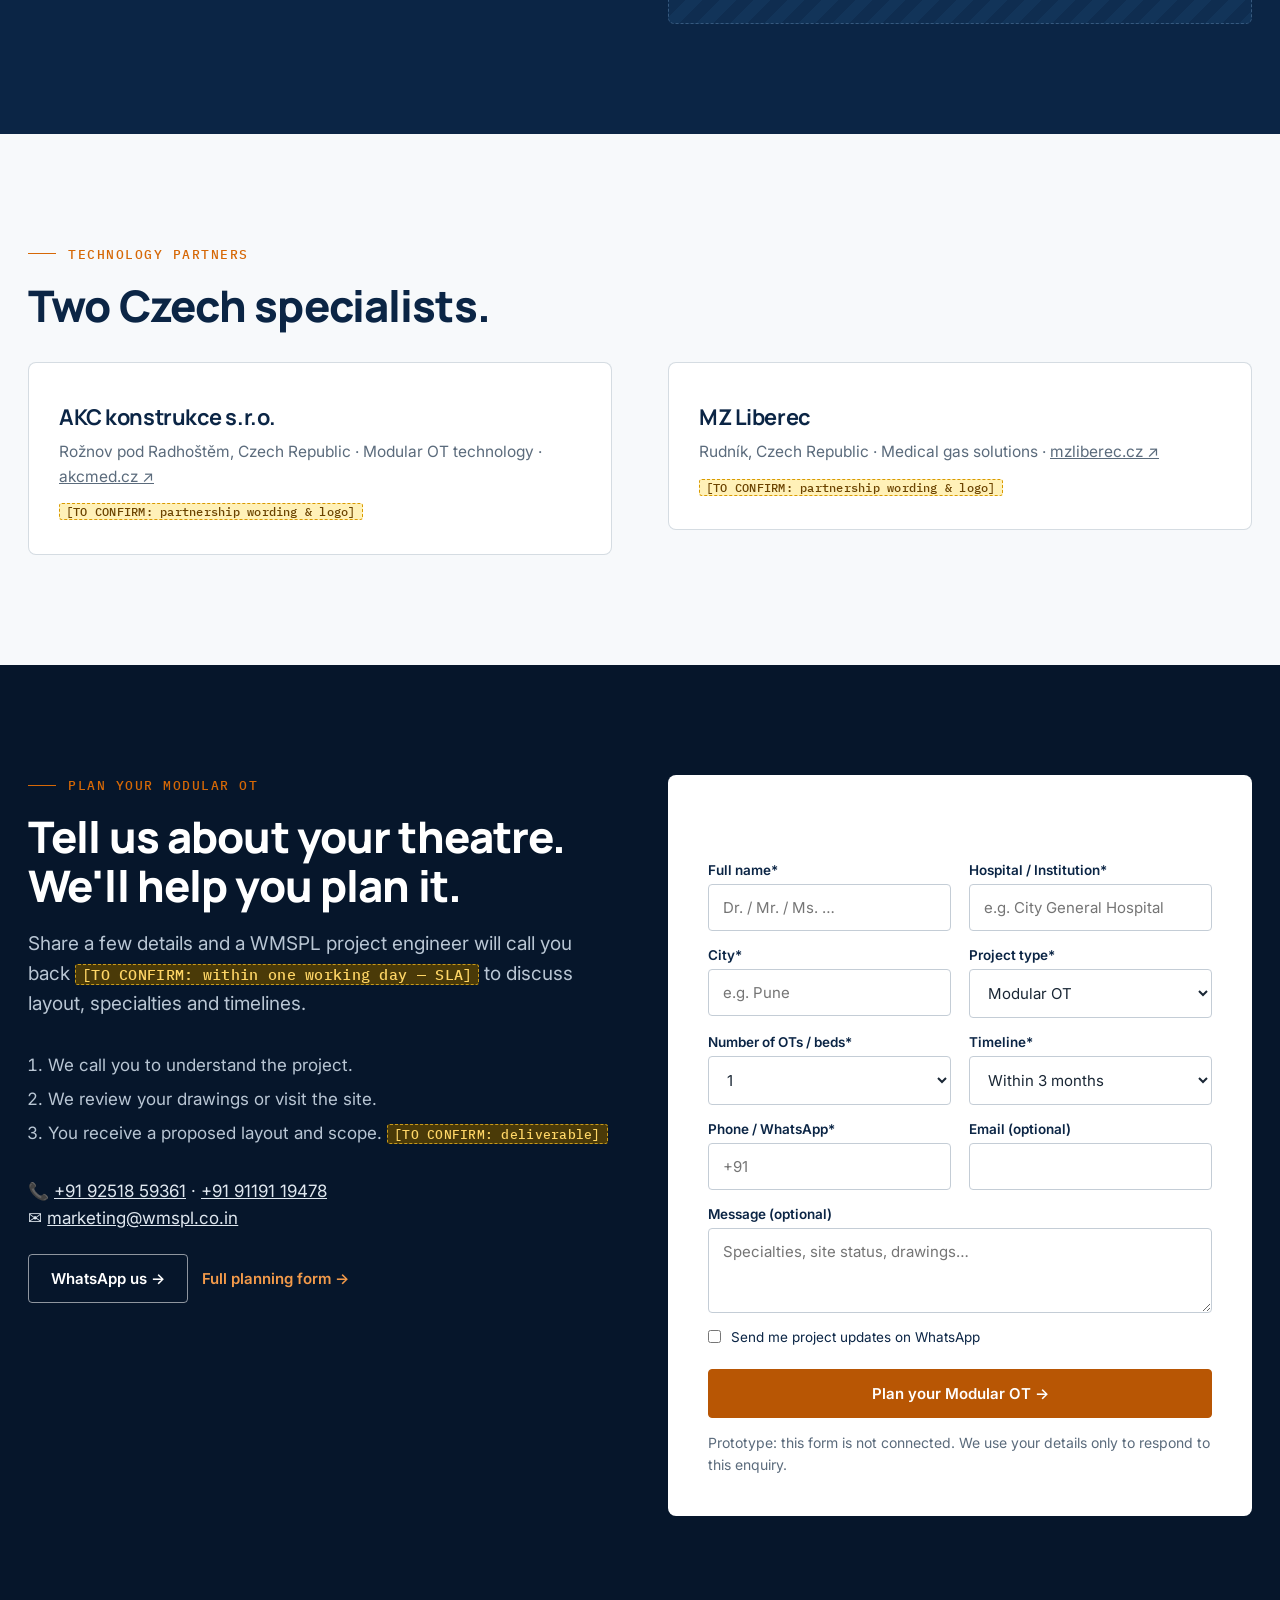
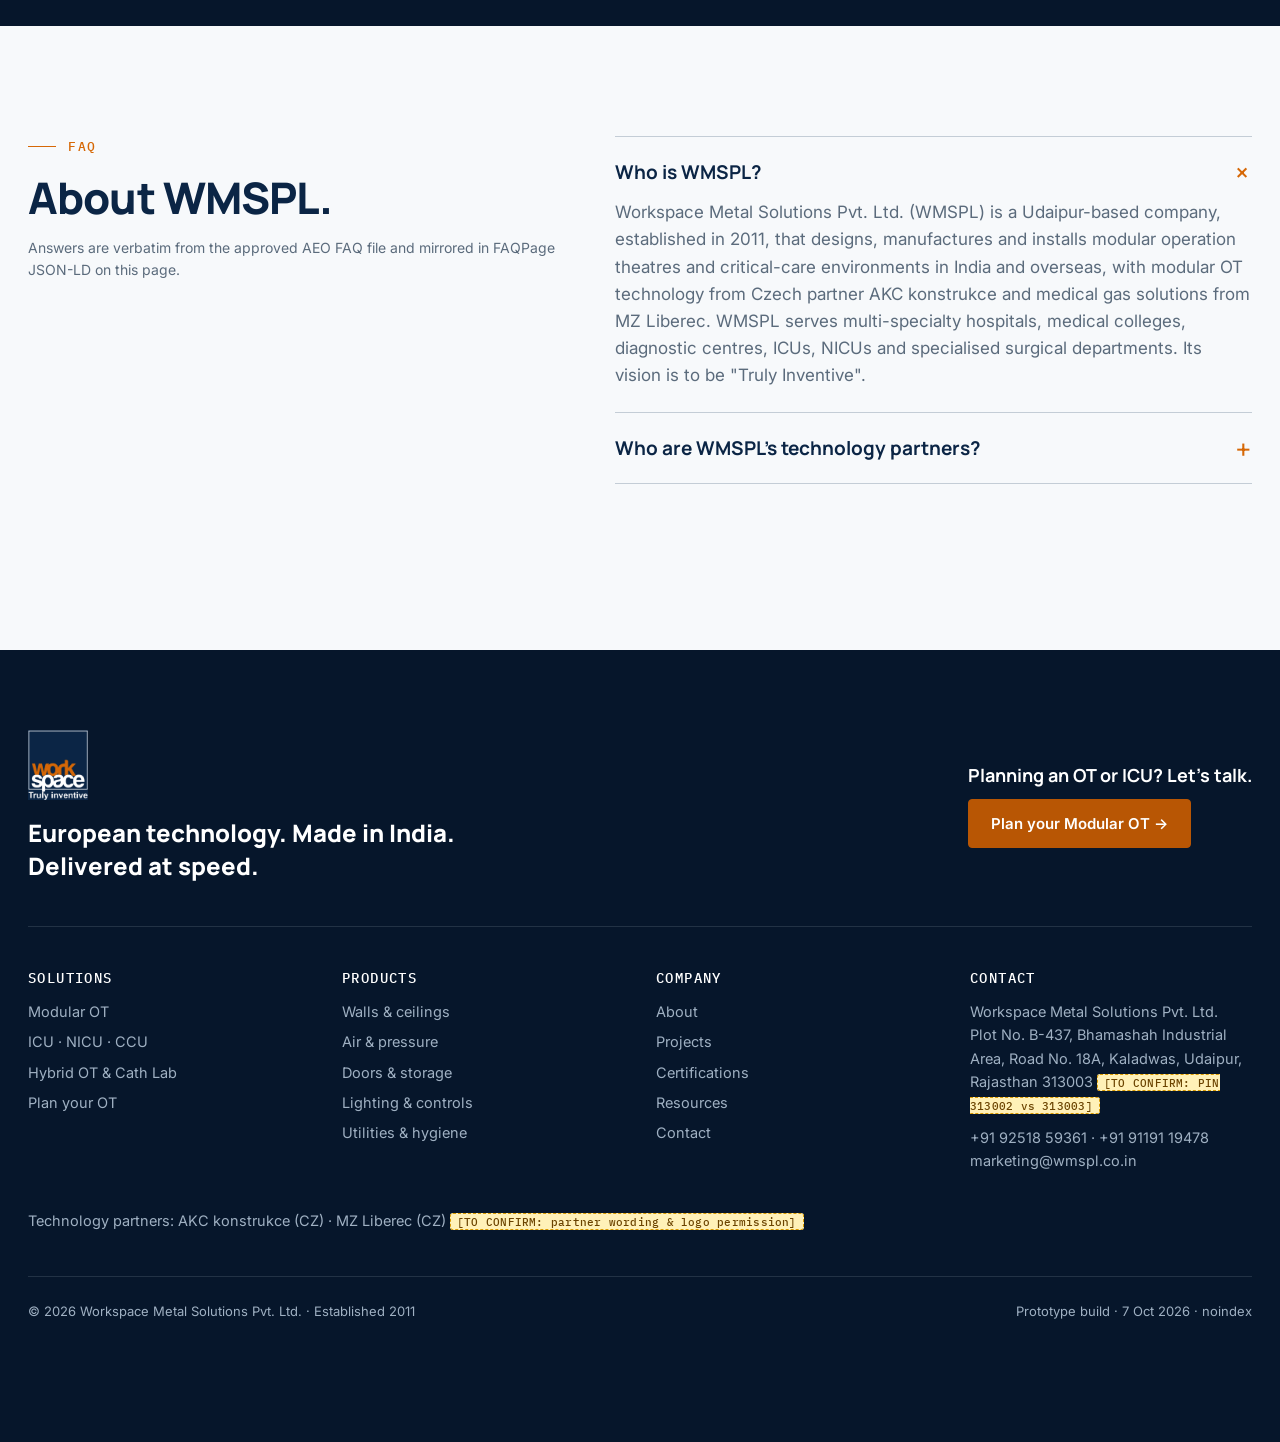
<file: about.html>
<!doctype html><html lang="en"><head><meta charset="utf-8"><meta name="viewport" content="width=device-width,initial-scale=1">
<meta name="robots" content="noindex,nofollow"><title>About · WMSPL (prototype)</title><meta name="description" content="WMSPL, Udaipur, established 2011: modular operation theatres and critical care with Czech technology partners.">
<link rel="preconnect" href="https://fonts.googleapis.com"><link rel="preconnect" href="https://fonts.gstatic.com" crossorigin>
<link href="https://fonts.googleapis.com/css2?family=Manrope:wght@600;700;800&family=Inter:wght@400;500;600&family=IBM+Plex+Mono:wght@500&display=swap" rel="stylesheet">
<link rel="stylesheet" href="assets/style.css"><script type="application/ld+json">{"@context": "https://schema.org", "@type": "FAQPage", "mainEntity": [{"@type": "Question", "name": "Who is WMSPL?", "acceptedAnswer": {"@type": "Answer", "text": "Workspace Metal Solutions Pvt. Ltd. (WMSPL) is a Udaipur-based company, established in 2011, that designs, manufactures and installs modular operation theatres and critical-care environments in India and overseas, with modular OT technology from Czech partner AKC konstrukce and medical gas solutions from MZ Liberec. WMSPL serves multi-specialty hospitals, medical colleges, diagnostic centres, ICUs, NICUs and specialised surgical departments. Its vision is to be \"Truly Inventive\"."}}, {"@type": "Question", "name": "Who are WMSPL's technology partners?", "acceptedAnswer": {"@type": "Answer", "text": "WMSPL has two technology partners in the Czech Republic: AKC konstrukce s.r.o., based in Rožnov pod Radhoštěm, for modular operation theatre technology, and MZ Liberec, based in Rudník, for medical gas solutions. They are partners, not owners: WMSPL manufactures its systems in Udaipur, India, and installs projects in India and overseas. More about each partner is available at akcmed.cz and mzliberec.cz."}}]}</script></head><body>
<div class="proto">PROTOTYPE · Design concept for WMSPL review · Not the live site · Yellow <span class="tf" style="font-size:11px">[TO FILL]</span> tags mark content the team must supply or confirm</div>
<header><div class="wrap nav"><a class="brand" href="index.html"><img src="assets/logo.png" alt="WMSPL logo"><span>Workspace Metal Solutions<small>Truly inventive · Since 2011</small></span></a>
<input type="checkbox" id="mt"><label class="menu-t" for="mt">Menu</label><ul class="links"><li><a href="modular-operation-theatre.html">Modular OT</a></li><li><a href="critical-care.html">Critical Care</a></li><li><a href="cath-lab-hybrid-ot.html">Hybrid OT</a></li><li><a href="products.html">Products</a></li><li><a href="projects.html">Projects</a></li><li><a href="about.html" class=on>About</a></li><li><a href="certifications.html">Certifications</a></li><li><a href="resources.html">Resources</a></li><li><a href="contact.html">Contact</a></li></ul>
<div class="nav-r"><a class="tel" href="tel:+919251859361">+91 92518 59361</a><a class="btn sm" href="plan-your-ot.html">Plan your OT</a></div></div></header>
<main><section class="phero"><div class="wrap" style="position:relative;z-index:1"><div class="crumbs"><a href="index.html">Home</a> / About</div><div class="eyebrow">About WMSPL</div><h1>Built in Udaipur since 2011. Trusted in India and Europe.</h1><p class="lead">The operating theatre, engineered with Europe and built in Udaipur.</p></div></section>
<section><div class="wrap g2"><div><div class="eyebrow">Our story</div><h2>Truly inventive.</h2><p class="lead">Workspace Metal Solutions Pvt. Ltd. (WMSPL) is a Udaipur-based company, established in 2011, that designs, manufactures and installs modular operation theatres and critical-care environments.</p><p style="margin-top:18px"><span class="tf">[TO FILL: short rewritten company story — one version only]</span></p><p style="margin-top:14px"><b>Mission:</b> <span class="tf">[TO FILL: one line]</span><br><b>Vision:</b> Truly Inventive <span class="tf">[TO CONFIRM: ]</span></p></div><div class="ph" style="aspect-ratio:4/3">Image placeholder · Factory or team photo, Udaipur</div></div></section>
<section class="mist"><div class="wrap"><div class="eyebrow">Founder</div><div class="g2" style="align-items:center"><div class="ph" style="aspect-ratio:1;max-width:420px">Image placeholder · Founder portrait · [TO FILL]</div><div><h2><span class="tf">[TO FILL: Founder name]</span></h2><p class="mono" style="margin:12px 0 18px;color:var(--slate)"><span class="tf">[TO FILL: Title]</span></p><p><span class="tf">[TO FILL: Founder story — why WMSPL was started in 2011, background, quote]</span></p></div></div></div></section>
<section><div class="wrap"><div class="eyebrow">Leadership</div><h2 style="margin-bottom:40px">The people behind every theatre.</h2><div class="g4">
<div class="card"><div class="ph" style="aspect-ratio:1">Image placeholder · Portrait</div><h3 style="margin-top:16px">Aditya</h3><p class="mono" style="color:var(--orange)">Director of Operations</p><p style="margin-top:8px"><span class="tf">[TO FILL: full name, bio; ‘16 years in hospital modular OT/ICU builds’ — confirm wording]</span></p></div>
<div class="card"><div class="ph" style="aspect-ratio:1">Image placeholder · Portrait</div><h3 style="margin-top:16px"><span class="tf">[TO FILL: Name]</span></h3><p class="mono" style="color:var(--orange)"><span class="tf">[TO FILL: Role]</span></p><p style="margin-top:8px"><span class="tf">[TO FILL: bio]</span></p></div><div class="card"><div class="ph" style="aspect-ratio:1">Image placeholder · Portrait</div><h3 style="margin-top:16px"><span class="tf">[TO FILL: Name]</span></h3><p class="mono" style="color:var(--orange)"><span class="tf">[TO FILL: Role]</span></p><p style="margin-top:8px"><span class="tf">[TO FILL: bio]</span></p></div><div class="card"><div class="ph" style="aspect-ratio:1">Image placeholder · Portrait</div><h3 style="margin-top:16px"><span class="tf">[TO FILL: Name]</span></h3><p class="mono" style="color:var(--orange)"><span class="tf">[TO FILL: Role]</span></p><p style="margin-top:8px"><span class="tf">[TO FILL: bio]</span></p></div></div></div></section>
<section class="dark"><div class="wrap g2"><div><div class="eyebrow">Factory</div><h2>Made in Udaipur.</h2><p class="lead">Wall panels, ceilings, doors and OT furniture are fabricated at our own facility at Bhamashah Industrial Area, Kaladwas, Udaipur.</p><p style="margin-top:16px">Factory area: <span class="tf">[TO FILL: m²]</span> · Capacity: <span class="tf">[TO FILL: ]</span> · Machines: <span class="tf">[TO FILL: ]</span></p></div><div class="ph" >Image placeholder · Factory film / sheet-metal line</div></div></section>
<section><div class="wrap"><div class="eyebrow">Technology partners</div><h2 style="margin-bottom:32px">Two Czech specialists.</h2><div class="g2">
<div class="card"><h3>AKC konstrukce s.r.o.</h3><p>Rožnov pod Radhoštěm, Czech Republic · Modular OT technology · <a href="https://akcmed.cz" target="_blank" rel="noopener">akcmed.cz ↗</a></p><p style="margin-top:10px"><span class="tf">[TO CONFIRM: partnership wording & logo]</span></p></div>
<div class="card"><h3>MZ Liberec</h3><p>Rudník, Czech Republic · Medical gas solutions · <a href="https://mzliberec.cz" target="_blank" rel="noopener">mzliberec.cz ↗</a></p><p style="margin-top:10px"><span class="tf">[TO CONFIRM: partnership wording & logo]</span></p></div></div></div></section><section class="ink" id="enquiry"><div class="wrap g2"><div><div class="eyebrow">Plan your modular OT</div><h2>Tell us about your theatre. We'll help you plan it.</h2><p class="lead">Share a few details and a WMSPL project engineer will call you back <span class="tf">[TO CONFIRM: within one working day — SLA]</span> to discuss layout, specialties and timelines.</p>
<ol style="margin:28px 0 0 20px;color:#b9c6d4;line-height:2"><li>We call you to understand the project.</li><li>We review your drawings or visit the site.</li><li>You receive a proposed layout and scope. <span class="tf">[TO CONFIRM: deliverable]</span></li></ol>
<p style="margin-top:28px">📞 <a href="tel:+919251859361">+91 92518 59361</a> · <a href="tel:+919119119478">+91 91191 19478</a><br>✉ <a href="mailto:marketing@wmspl.co.in">marketing@wmspl.co.in</a></p>
<div class="cta-row" style="margin-top:22px"><a class="btn ghost" href="https://wa.me/919251859361?text=Hi%20WMSPL%2C%20I%27d%20like%20to%20plan%20a%20modular%20OT">WhatsApp us →</a><a class="arrow" href="plan-your-ot.html">Full planning form →</a></div></div>
<form class="form" onsubmit="event.preventDefault();this.querySelector('.ok').style.display='block'"><h3 style="margin-bottom:22px">Project enquiry</h3>
<div class="row"><label>Full name*<input required placeholder="Dr. / Mr. / Ms. …"></label><label>Hospital / Institution*<input required placeholder="e.g. City General Hospital"></label></div>
<div class="row"><label>City*<input required placeholder="e.g. Pune"></label><label>Project type*<select><option>Modular OT</option><option>ICU / Critical Care</option><option>NICU</option><option>MICU / CCU</option><option>Cath Lab / Hybrid OT</option><option>Sterile Corridor</option><option>OT + ICU block</option><option>Other</option></select></label></div>
<div class="row"><label>Number of OTs / beds*<select><option>1</option><option>2–3</option><option>4–6</option><option>7–10</option><option>10+</option><option>Not sure yet</option></select></label><label>Timeline*<select><option>Within 3 months</option><option>3–6 months</option><option>6–12 months</option><option>Planning / budgetary stage</option></select></label></div>
<div class="row"><label>Phone / WhatsApp*<input required placeholder="+91"></label><label>Email (optional)<input type="email"></label></div>
<label>Message (optional)<textarea rows="3" placeholder="Specialties, site status, drawings…"></textarea></label>
<label class="chk"><input type="checkbox"> Send me project updates on WhatsApp</label>
<button class="btn" type="submit">Plan your Modular OT →</button>
<p class="note">Prototype: this form is not connected. We use your details only to respond to this enquiry.</p>
<div class="ok">Thank you. Your enquiry has reached our project team (prototype — nothing was sent). Need us sooner? <a href="https://wa.me/919251859361">WhatsApp +91 92518 59361</a>.</div></form></div></section><section><div class="wrap head" style="align-items:start"><div><div class="eyebrow">FAQ</div><h2>About WMSPL.</h2><p class="note">Answers are verbatim from the approved AEO FAQ file and mirrored in FAQPage JSON-LD on this page.</p></div><div class="faq"><details open><summary>Who is WMSPL?</summary><p>Workspace Metal Solutions Pvt. Ltd. (WMSPL) is a Udaipur-based company, established in 2011, that designs, manufactures and installs modular operation theatres and critical-care environments in India and overseas, with modular OT technology from Czech partner AKC konstrukce and medical gas solutions from MZ Liberec. WMSPL serves multi-specialty hospitals, medical colleges, diagnostic centres, ICUs, NICUs and specialised surgical departments. Its vision is to be &quot;Truly Inventive&quot;.</p></details><details><summary>Who are WMSPL&#x27;s technology partners?</summary><p>WMSPL has two technology partners in the Czech Republic: AKC konstrukce s.r.o., based in Rožnov pod Radhoštěm, for modular operation theatre technology, and MZ Liberec, based in Rudník, for medical gas solutions. They are partners, not owners: WMSPL manufactures its systems in Udaipur, India, and installs projects in India and overseas. More about each partner is available at akcmed.cz and mzliberec.cz.</p></details></div></div></section></main>
<footer><div class="wrap"><div class="ftop"><div><img src="assets/logo-white.png" alt="WMSPL" style="height:70px;margin-bottom:16px"><div class="tag-l">European technology. Made in India. Delivered at speed.</div></div><div><p style="color:#fff;font:700 18px Manrope;margin-bottom:12px">Planning an OT or ICU? Let's talk.</p><a class="btn" href="plan-your-ot.html">Plan your Modular OT →</a></div></div>
<div class="fgrid"><div><h4>Solutions</h4><ul><li><a href="modular-operation-theatre.html">Modular OT</a></li><li><a href="critical-care.html">ICU · NICU · CCU</a></li><li><a href="cath-lab-hybrid-ot.html">Hybrid OT & Cath Lab</a></li><li><a href="plan-your-ot.html">Plan your OT</a></li></ul></div>
<div><h4>Products</h4><ul><li><a href="products.html#walls">Walls & ceilings</a></li><li><a href="products.html#air">Air & pressure</a></li><li><a href="products.html#doors">Doors & storage</a></li><li><a href="products.html#light">Lighting & controls</a></li><li><a href="products.html#util">Utilities & hygiene</a></li></ul></div>
<div><h4>Company</h4><ul><li><a href="about.html">About</a></li><li><a href="projects.html">Projects</a></li><li><a href="certifications.html">Certifications</a></li><li><a href="resources.html">Resources</a></li><li><a href="contact.html">Contact</a></li></ul></div>
<div><h4>Contact</h4><p>Workspace Metal Solutions Pvt. Ltd.<br>Plot No. B-437, Bhamashah Industrial Area, Road No. 18A, Kaladwas, Udaipur, Rajasthan 313003 <span class="tf">[TO CONFIRM: PIN 313002 vs 313003]</span></p><p style="margin-top:10px"><a href="tel:+919251859361">+91 92518 59361</a> · <a href="tel:+919119119478">+91 91191 19478</a><br><a href="mailto:marketing@wmspl.co.in">marketing@wmspl.co.in</a></p></div></div>
<p style="margin-top:36px">Technology partners: AKC konstrukce (CZ) · MZ Liberec (CZ) <span class="tf">[TO CONFIRM: partner wording & logo permission]</span></p>
<div class="legal"><span>© 2026 Workspace Metal Solutions Pvt. Ltd. · Established 2011</span><span>Prototype build · 7 Oct 2026 · noindex</span></div></div></footer>
<a class="wa" href="https://wa.me/919251859361">💬 Chat on WhatsApp</a>
<nav class="mbar"><a href="tel:+919251859361">Call</a><a href="https://wa.me/919251859361">WhatsApp</a><a href="plan-your-ot.html">Plan your OT</a></nav>
<script>const io=new IntersectionObserver(e=>e.forEach(x=>{if(x.isIntersecting){x.target.classList.add('in');io.unobserve(x.target)}}),{threshold:.12});document.querySelectorAll('.rv').forEach(el=>io.observe(el));</script>
</body></html>
</file>
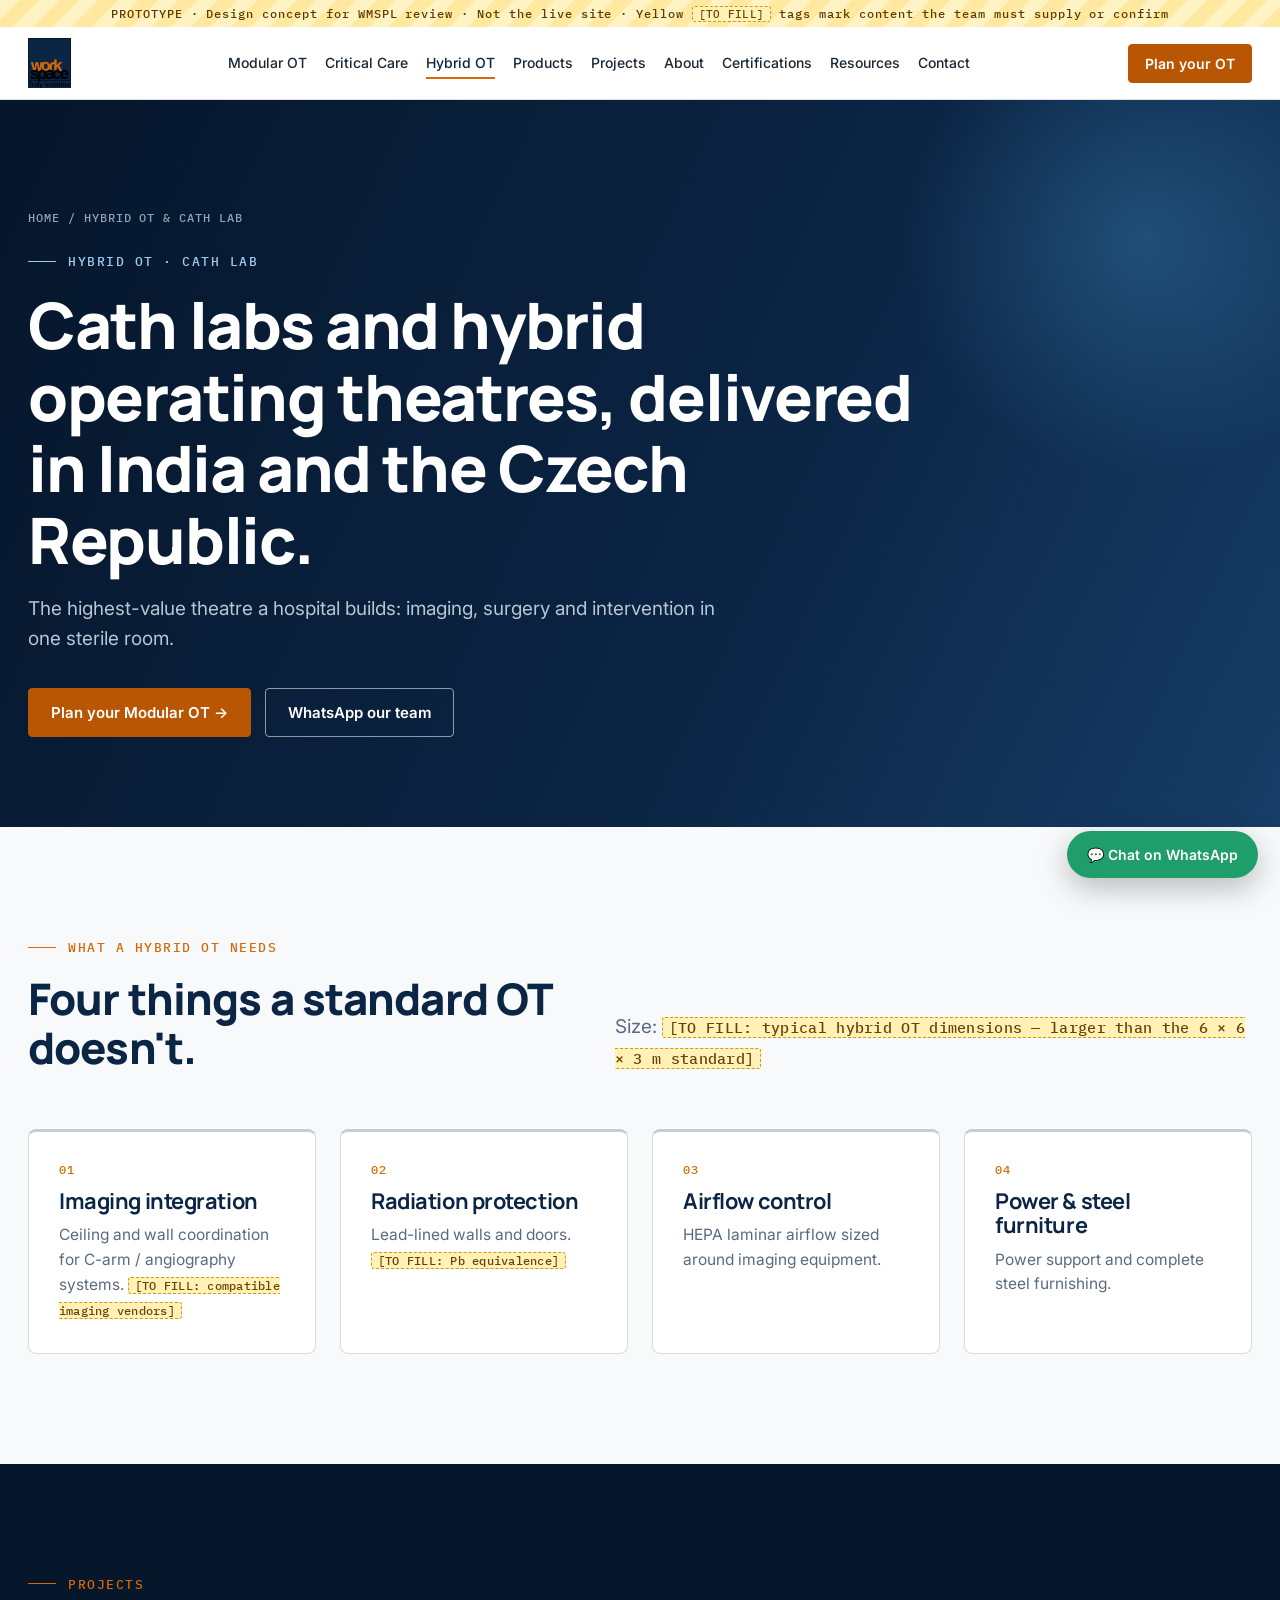
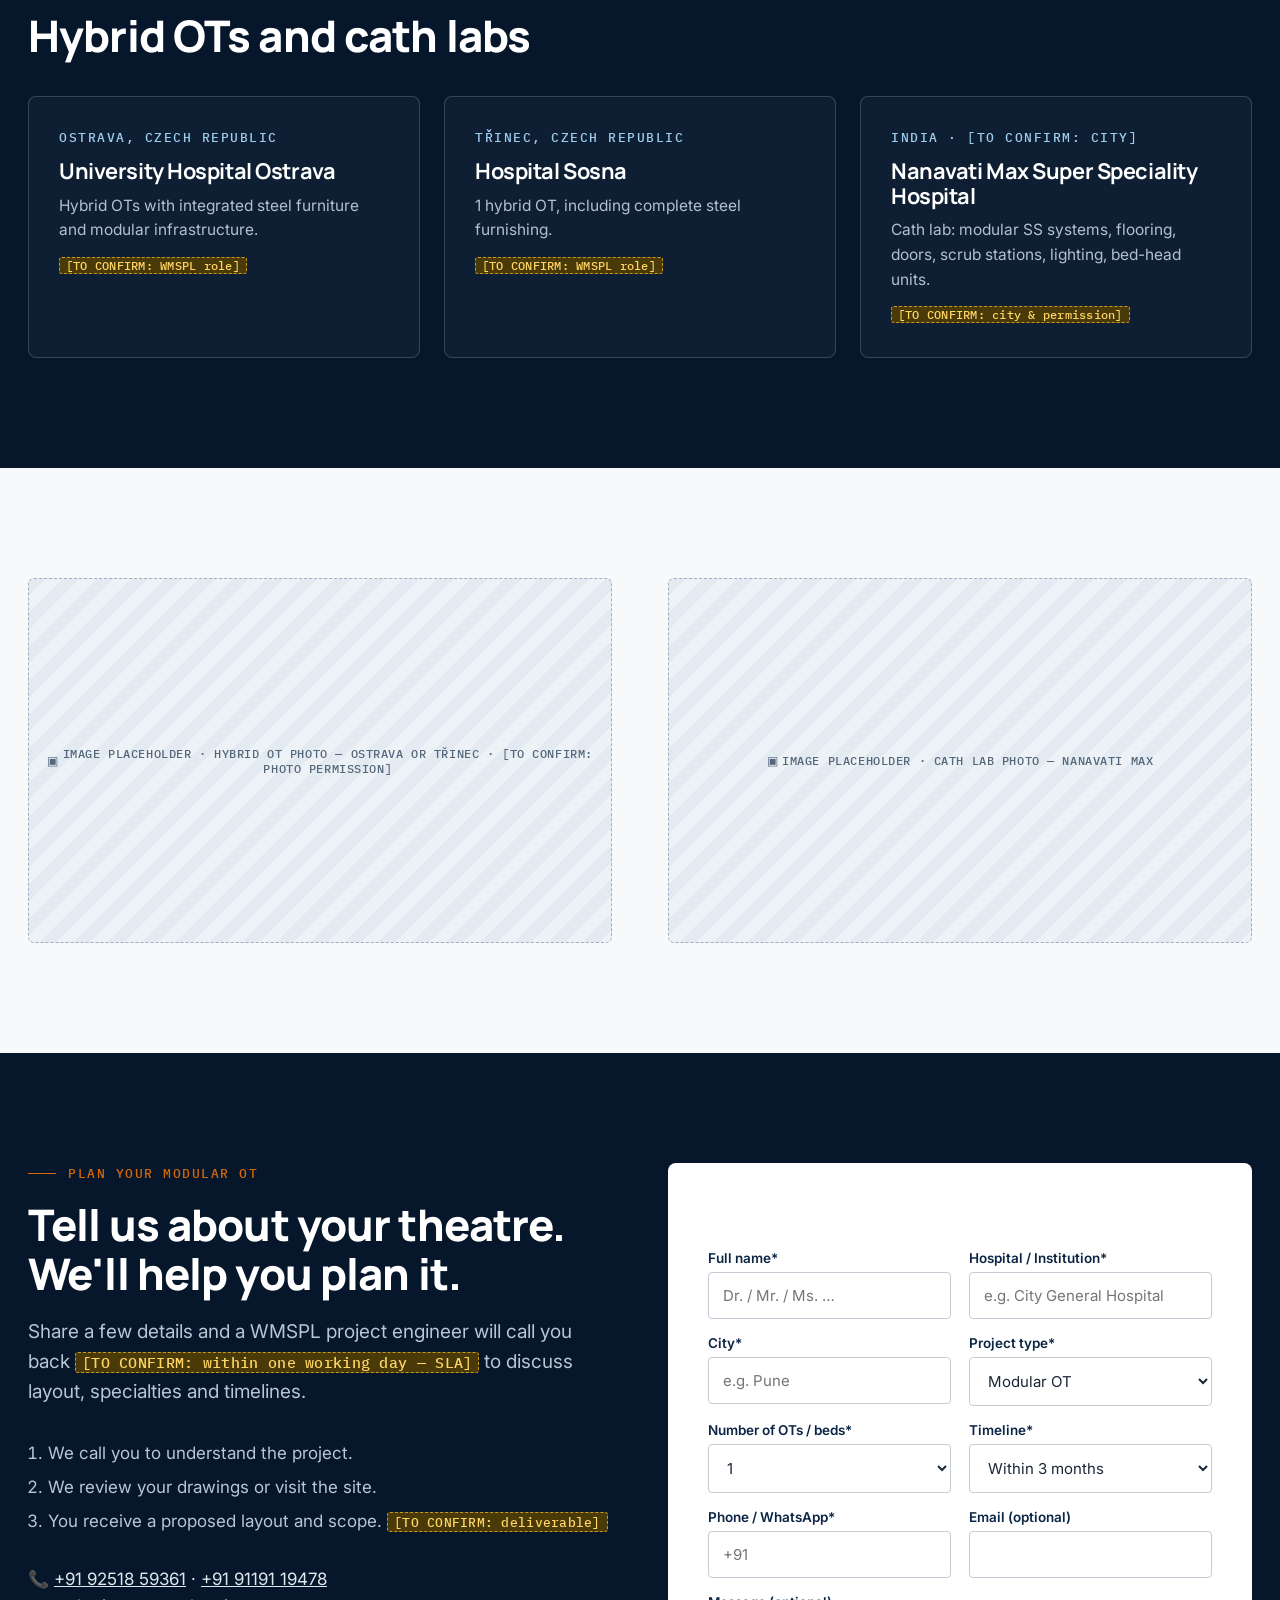
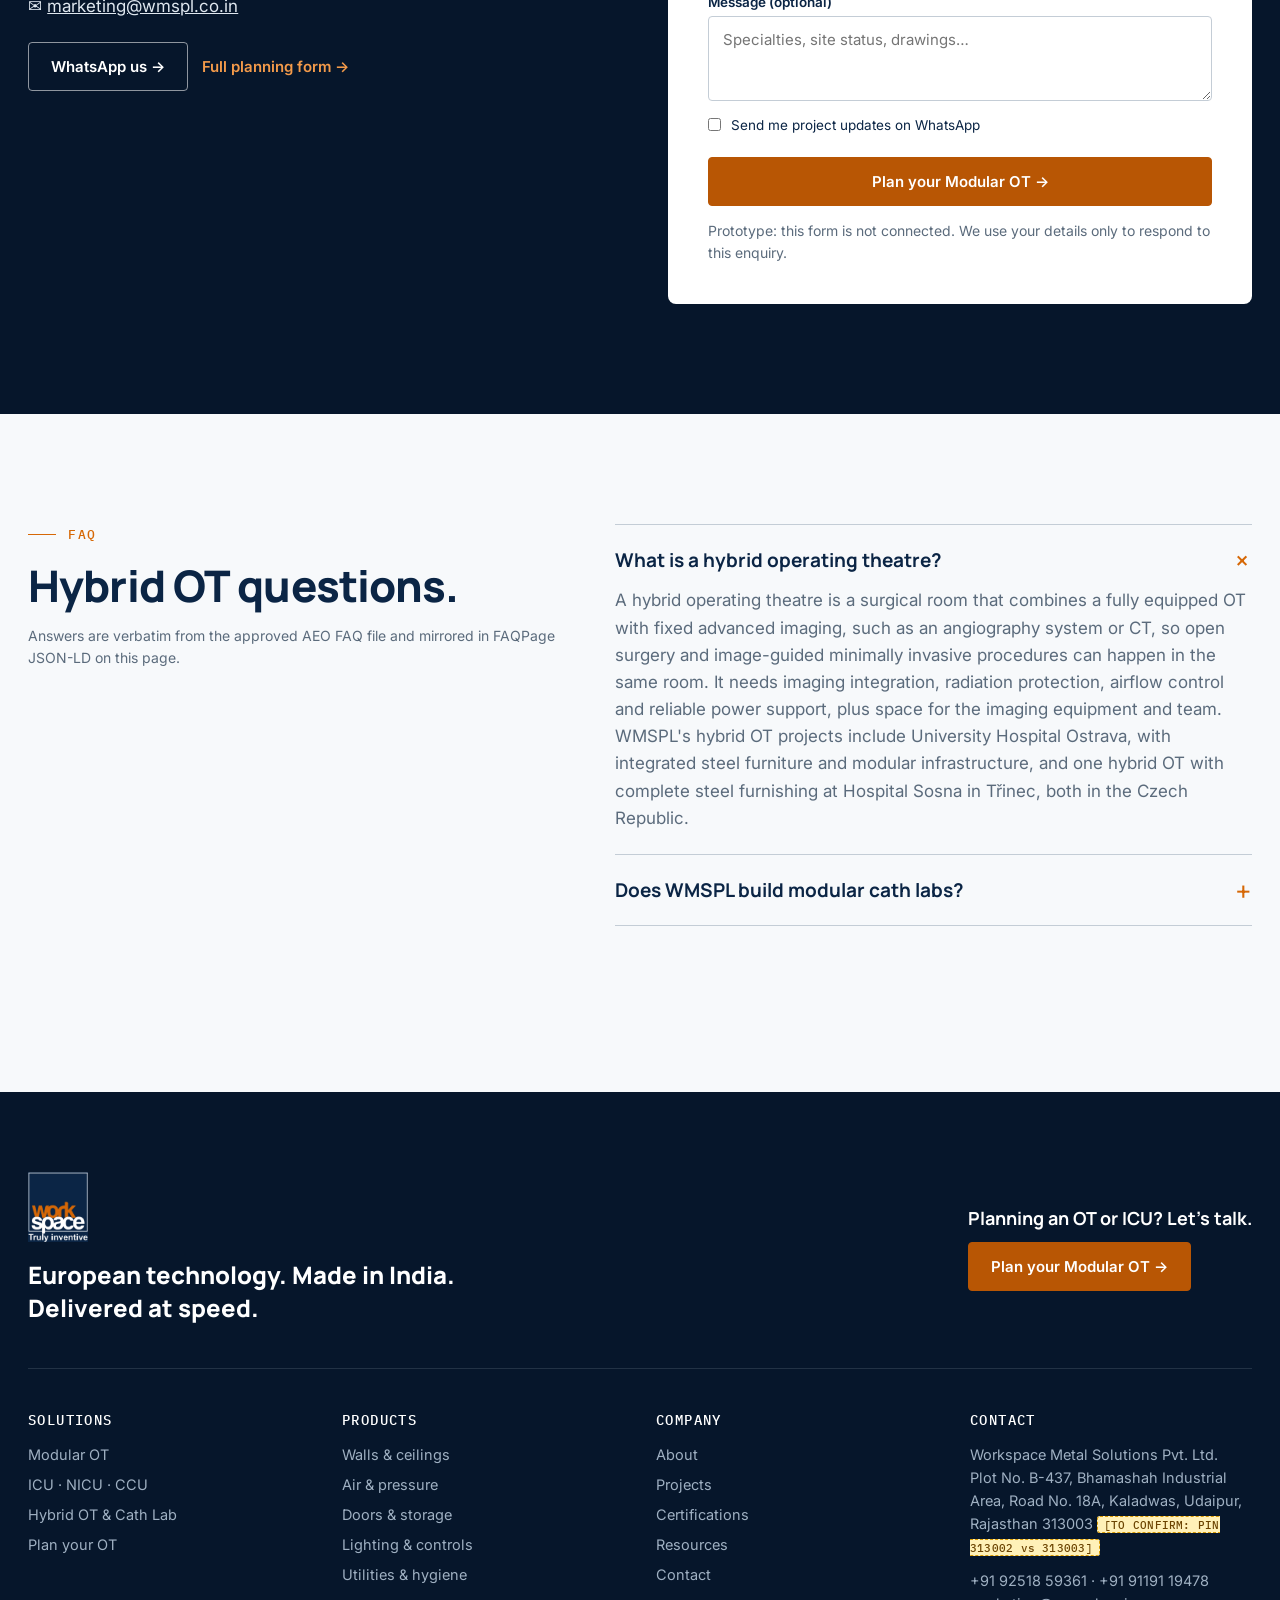
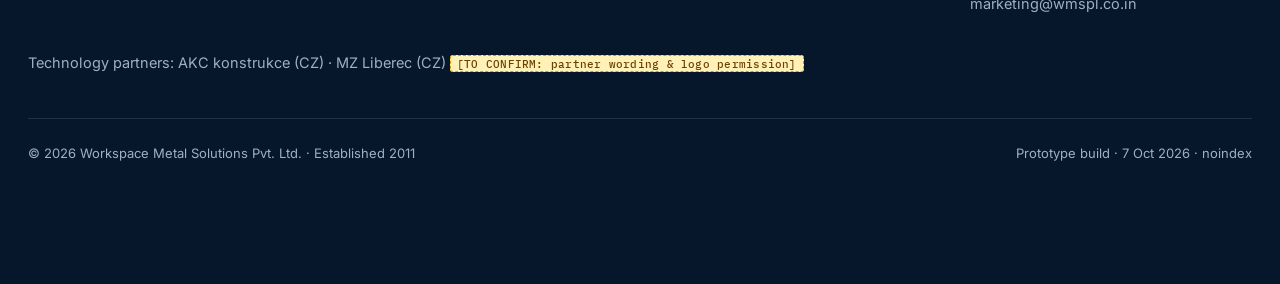
<file: cath-lab-hybrid-ot.html>
<!doctype html><html lang="en"><head><meta charset="utf-8"><meta name="viewport" content="width=device-width,initial-scale=1">
<meta name="robots" content="noindex,nofollow"><title>Hybrid OT & Cath Lab · WMSPL (prototype)</title><meta name="description" content="Hybrid operating theatres and cath labs by WMSPL in India and the Czech Republic.">
<link rel="preconnect" href="https://fonts.googleapis.com"><link rel="preconnect" href="https://fonts.gstatic.com" crossorigin>
<link href="https://fonts.googleapis.com/css2?family=Manrope:wght@600;700;800&family=Inter:wght@400;500;600&family=IBM+Plex+Mono:wght@500&display=swap" rel="stylesheet">
<link rel="stylesheet" href="assets/style.css"><script type="application/ld+json">{"@context": "https://schema.org", "@type": "FAQPage", "mainEntity": [{"@type": "Question", "name": "What is a hybrid operating theatre?", "acceptedAnswer": {"@type": "Answer", "text": "A hybrid operating theatre is a surgical room that combines a fully equipped OT with fixed advanced imaging, such as an angiography system or CT, so open surgery and image-guided minimally invasive procedures can happen in the same room. It needs imaging integration, radiation protection, airflow control and reliable power support, plus space for the imaging equipment and team. WMSPL's hybrid OT projects include University Hospital Ostrava, with integrated steel furniture and modular infrastructure, and one hybrid OT with complete steel furnishing at Hospital Sosna in Třinec, both in the Czech Republic."}}, {"@type": "Question", "name": "Does WMSPL build modular cath labs?", "acceptedAnswer": {"@type": "Answer", "text": "Yes. WMSPL builds modular cath labs and imaging suites with cleanroom-grade systems, radiation protection, airflow control and power support. Its cath lab-linked project at Nanavati Max Super Speciality Hospital included modular stainless-steel systems, medical flooring, doors, scrub stations, lighting and medical bed-head units. Imaging equipment is supplied by the imaging manufacturer; the room is planned around that equipment's site requirements."}}]}</script></head><body>
<div class="proto">PROTOTYPE · Design concept for WMSPL review · Not the live site · Yellow <span class="tf" style="font-size:11px">[TO FILL]</span> tags mark content the team must supply or confirm</div>
<header><div class="wrap nav"><a class="brand" href="index.html"><img src="assets/logo.png" alt="WMSPL logo"><span>Workspace Metal Solutions<small>Truly inventive · Since 2011</small></span></a>
<input type="checkbox" id="mt"><label class="menu-t" for="mt">Menu</label><ul class="links"><li><a href="modular-operation-theatre.html">Modular OT</a></li><li><a href="critical-care.html">Critical Care</a></li><li><a href="cath-lab-hybrid-ot.html" class=on>Hybrid OT</a></li><li><a href="products.html">Products</a></li><li><a href="projects.html">Projects</a></li><li><a href="about.html">About</a></li><li><a href="certifications.html">Certifications</a></li><li><a href="resources.html">Resources</a></li><li><a href="contact.html">Contact</a></li></ul>
<div class="nav-r"><a class="tel" href="tel:+919251859361">+91 92518 59361</a><a class="btn sm" href="plan-your-ot.html">Plan your OT</a></div></div></header>
<main><section class="phero"><div class="wrap" style="position:relative;z-index:1"><div class="crumbs"><a href="index.html">Home</a> / Hybrid OT & Cath Lab</div><div class="eyebrow">Hybrid OT · Cath lab</div><h1>Cath labs and hybrid operating theatres, delivered in India and the Czech Republic.</h1><p class="lead">The highest-value theatre a hospital builds: imaging, surgery and intervention in one sterile room.</p><div class="cta-row" style="margin-top:34px"><a class="btn" href="plan-your-ot.html">Plan your Modular OT →</a><a class="btn ghost" href="https://wa.me/919251859361">WhatsApp our team</a></div></div></section>
<section><div class="wrap"><div class="head"><div><div class="eyebrow">What a hybrid OT needs</div><h2>Four things a standard OT doesn't.</h2></div><p class="lead">Size: <span class="tf">[TO FILL: typical hybrid OT dimensions — larger than the 6 × 6 × 3 m standard]</span></p></div><div class="g4"><div class="card top"><div class="n">01</div><h3>Imaging integration</h3><p>Ceiling and wall coordination for C-arm / angiography systems. <span class="tf">[TO FILL: compatible imaging vendors]</span></p></div><div class="card top"><div class="n">02</div><h3>Radiation protection</h3><p>Lead-lined walls and doors. <span class="tf">[TO FILL: Pb equivalence]</span></p></div><div class="card top"><div class="n">03</div><h3>Airflow control</h3><p>HEPA laminar airflow sized around imaging equipment.</p></div><div class="card top"><div class="n">04</div><h3>Power & steel furniture</h3><p>Power support and complete steel furnishing.</p></div></div></div></section>
<section class="ink"><div class="wrap"><div class="eyebrow">Projects</div><h2 style="margin-bottom:36px">Hybrid OTs and cath labs</h2><div class="g3"><div class="card"><div class="mono" style="color:#9fcdf0">Ostrava, Czech Republic</div><h3>University Hospital Ostrava</h3><p>Hybrid OTs with integrated steel furniture and modular infrastructure.</p><p style="margin-top:10px"><span class="tf">[TO CONFIRM: WMSPL role]</span></p></div><div class="card"><div class="mono" style="color:#9fcdf0">Třinec, Czech Republic</div><h3>Hospital Sosna</h3><p>1 hybrid OT, including complete steel furnishing.</p><p style="margin-top:10px"><span class="tf">[TO CONFIRM: WMSPL role]</span></p></div><div class="card"><div class="mono" style="color:#9fcdf0">India · [TO CONFIRM: city]</div><h3>Nanavati Max Super Speciality Hospital</h3><p>Cath lab: modular SS systems, flooring, doors, scrub stations, lighting, bed-head units.</p><p style="margin-top:10px"><span class="tf">[TO CONFIRM: city & permission]</span></p></div></div></div></section>
<section><div class="wrap g2"><div class="ph" >Image placeholder · Hybrid OT photo — Ostrava or Třinec · [TO CONFIRM: photo permission]</div><div class="ph" >Image placeholder · Cath lab photo — Nanavati Max</div></div></section><section class="ink" id="enquiry"><div class="wrap g2"><div><div class="eyebrow">Plan your modular OT</div><h2>Tell us about your theatre. We'll help you plan it.</h2><p class="lead">Share a few details and a WMSPL project engineer will call you back <span class="tf">[TO CONFIRM: within one working day — SLA]</span> to discuss layout, specialties and timelines.</p>
<ol style="margin:28px 0 0 20px;color:#b9c6d4;line-height:2"><li>We call you to understand the project.</li><li>We review your drawings or visit the site.</li><li>You receive a proposed layout and scope. <span class="tf">[TO CONFIRM: deliverable]</span></li></ol>
<p style="margin-top:28px">📞 <a href="tel:+919251859361">+91 92518 59361</a> · <a href="tel:+919119119478">+91 91191 19478</a><br>✉ <a href="mailto:marketing@wmspl.co.in">marketing@wmspl.co.in</a></p>
<div class="cta-row" style="margin-top:22px"><a class="btn ghost" href="https://wa.me/919251859361?text=Hi%20WMSPL%2C%20I%27d%20like%20to%20plan%20a%20modular%20OT">WhatsApp us →</a><a class="arrow" href="plan-your-ot.html">Full planning form →</a></div></div>
<form class="form" onsubmit="event.preventDefault();this.querySelector('.ok').style.display='block'"><h3 style="margin-bottom:22px">Project enquiry</h3>
<div class="row"><label>Full name*<input required placeholder="Dr. / Mr. / Ms. …"></label><label>Hospital / Institution*<input required placeholder="e.g. City General Hospital"></label></div>
<div class="row"><label>City*<input required placeholder="e.g. Pune"></label><label>Project type*<select><option>Modular OT</option><option>ICU / Critical Care</option><option>NICU</option><option>MICU / CCU</option><option>Cath Lab / Hybrid OT</option><option>Sterile Corridor</option><option>OT + ICU block</option><option>Other</option></select></label></div>
<div class="row"><label>Number of OTs / beds*<select><option>1</option><option>2–3</option><option>4–6</option><option>7–10</option><option>10+</option><option>Not sure yet</option></select></label><label>Timeline*<select><option>Within 3 months</option><option>3–6 months</option><option>6–12 months</option><option>Planning / budgetary stage</option></select></label></div>
<div class="row"><label>Phone / WhatsApp*<input required placeholder="+91"></label><label>Email (optional)<input type="email"></label></div>
<label>Message (optional)<textarea rows="3" placeholder="Specialties, site status, drawings…"></textarea></label>
<label class="chk"><input type="checkbox"> Send me project updates on WhatsApp</label>
<button class="btn" type="submit">Plan your Modular OT →</button>
<p class="note">Prototype: this form is not connected. We use your details only to respond to this enquiry.</p>
<div class="ok">Thank you. Your enquiry has reached our project team (prototype — nothing was sent). Need us sooner? <a href="https://wa.me/919251859361">WhatsApp +91 92518 59361</a>.</div></form></div></section><section><div class="wrap head" style="align-items:start"><div><div class="eyebrow">FAQ</div><h2>Hybrid OT questions.</h2><p class="note">Answers are verbatim from the approved AEO FAQ file and mirrored in FAQPage JSON-LD on this page.</p></div><div class="faq"><details open><summary>What is a hybrid operating theatre?</summary><p>A hybrid operating theatre is a surgical room that combines a fully equipped OT with fixed advanced imaging, such as an angiography system or CT, so open surgery and image-guided minimally invasive procedures can happen in the same room. It needs imaging integration, radiation protection, airflow control and reliable power support, plus space for the imaging equipment and team. WMSPL&#x27;s hybrid OT projects include University Hospital Ostrava, with integrated steel furniture and modular infrastructure, and one hybrid OT with complete steel furnishing at Hospital Sosna in Třinec, both in the Czech Republic.</p></details><details><summary>Does WMSPL build modular cath labs?</summary><p>Yes. WMSPL builds modular cath labs and imaging suites with cleanroom-grade systems, radiation protection, airflow control and power support. Its cath lab-linked project at Nanavati Max Super Speciality Hospital included modular stainless-steel systems, medical flooring, doors, scrub stations, lighting and medical bed-head units. Imaging equipment is supplied by the imaging manufacturer; the room is planned around that equipment&#x27;s site requirements.</p></details></div></div></section></main>
<footer><div class="wrap"><div class="ftop"><div><img src="assets/logo-white.png" alt="WMSPL" style="height:70px;margin-bottom:16px"><div class="tag-l">European technology. Made in India. Delivered at speed.</div></div><div><p style="color:#fff;font:700 18px Manrope;margin-bottom:12px">Planning an OT or ICU? Let's talk.</p><a class="btn" href="plan-your-ot.html">Plan your Modular OT →</a></div></div>
<div class="fgrid"><div><h4>Solutions</h4><ul><li><a href="modular-operation-theatre.html">Modular OT</a></li><li><a href="critical-care.html">ICU · NICU · CCU</a></li><li><a href="cath-lab-hybrid-ot.html">Hybrid OT & Cath Lab</a></li><li><a href="plan-your-ot.html">Plan your OT</a></li></ul></div>
<div><h4>Products</h4><ul><li><a href="products.html#walls">Walls & ceilings</a></li><li><a href="products.html#air">Air & pressure</a></li><li><a href="products.html#doors">Doors & storage</a></li><li><a href="products.html#light">Lighting & controls</a></li><li><a href="products.html#util">Utilities & hygiene</a></li></ul></div>
<div><h4>Company</h4><ul><li><a href="about.html">About</a></li><li><a href="projects.html">Projects</a></li><li><a href="certifications.html">Certifications</a></li><li><a href="resources.html">Resources</a></li><li><a href="contact.html">Contact</a></li></ul></div>
<div><h4>Contact</h4><p>Workspace Metal Solutions Pvt. Ltd.<br>Plot No. B-437, Bhamashah Industrial Area, Road No. 18A, Kaladwas, Udaipur, Rajasthan 313003 <span class="tf">[TO CONFIRM: PIN 313002 vs 313003]</span></p><p style="margin-top:10px"><a href="tel:+919251859361">+91 92518 59361</a> · <a href="tel:+919119119478">+91 91191 19478</a><br><a href="mailto:marketing@wmspl.co.in">marketing@wmspl.co.in</a></p></div></div>
<p style="margin-top:36px">Technology partners: AKC konstrukce (CZ) · MZ Liberec (CZ) <span class="tf">[TO CONFIRM: partner wording & logo permission]</span></p>
<div class="legal"><span>© 2026 Workspace Metal Solutions Pvt. Ltd. · Established 2011</span><span>Prototype build · 7 Oct 2026 · noindex</span></div></div></footer>
<a class="wa" href="https://wa.me/919251859361">💬 Chat on WhatsApp</a>
<nav class="mbar"><a href="tel:+919251859361">Call</a><a href="https://wa.me/919251859361">WhatsApp</a><a href="plan-your-ot.html">Plan your OT</a></nav>
<script>const io=new IntersectionObserver(e=>e.forEach(x=>{if(x.isIntersecting){x.target.classList.add('in');io.unobserve(x.target)}}),{threshold:.12});document.querySelectorAll('.rv').forEach(el=>io.observe(el));</script>
</body></html>
</file>
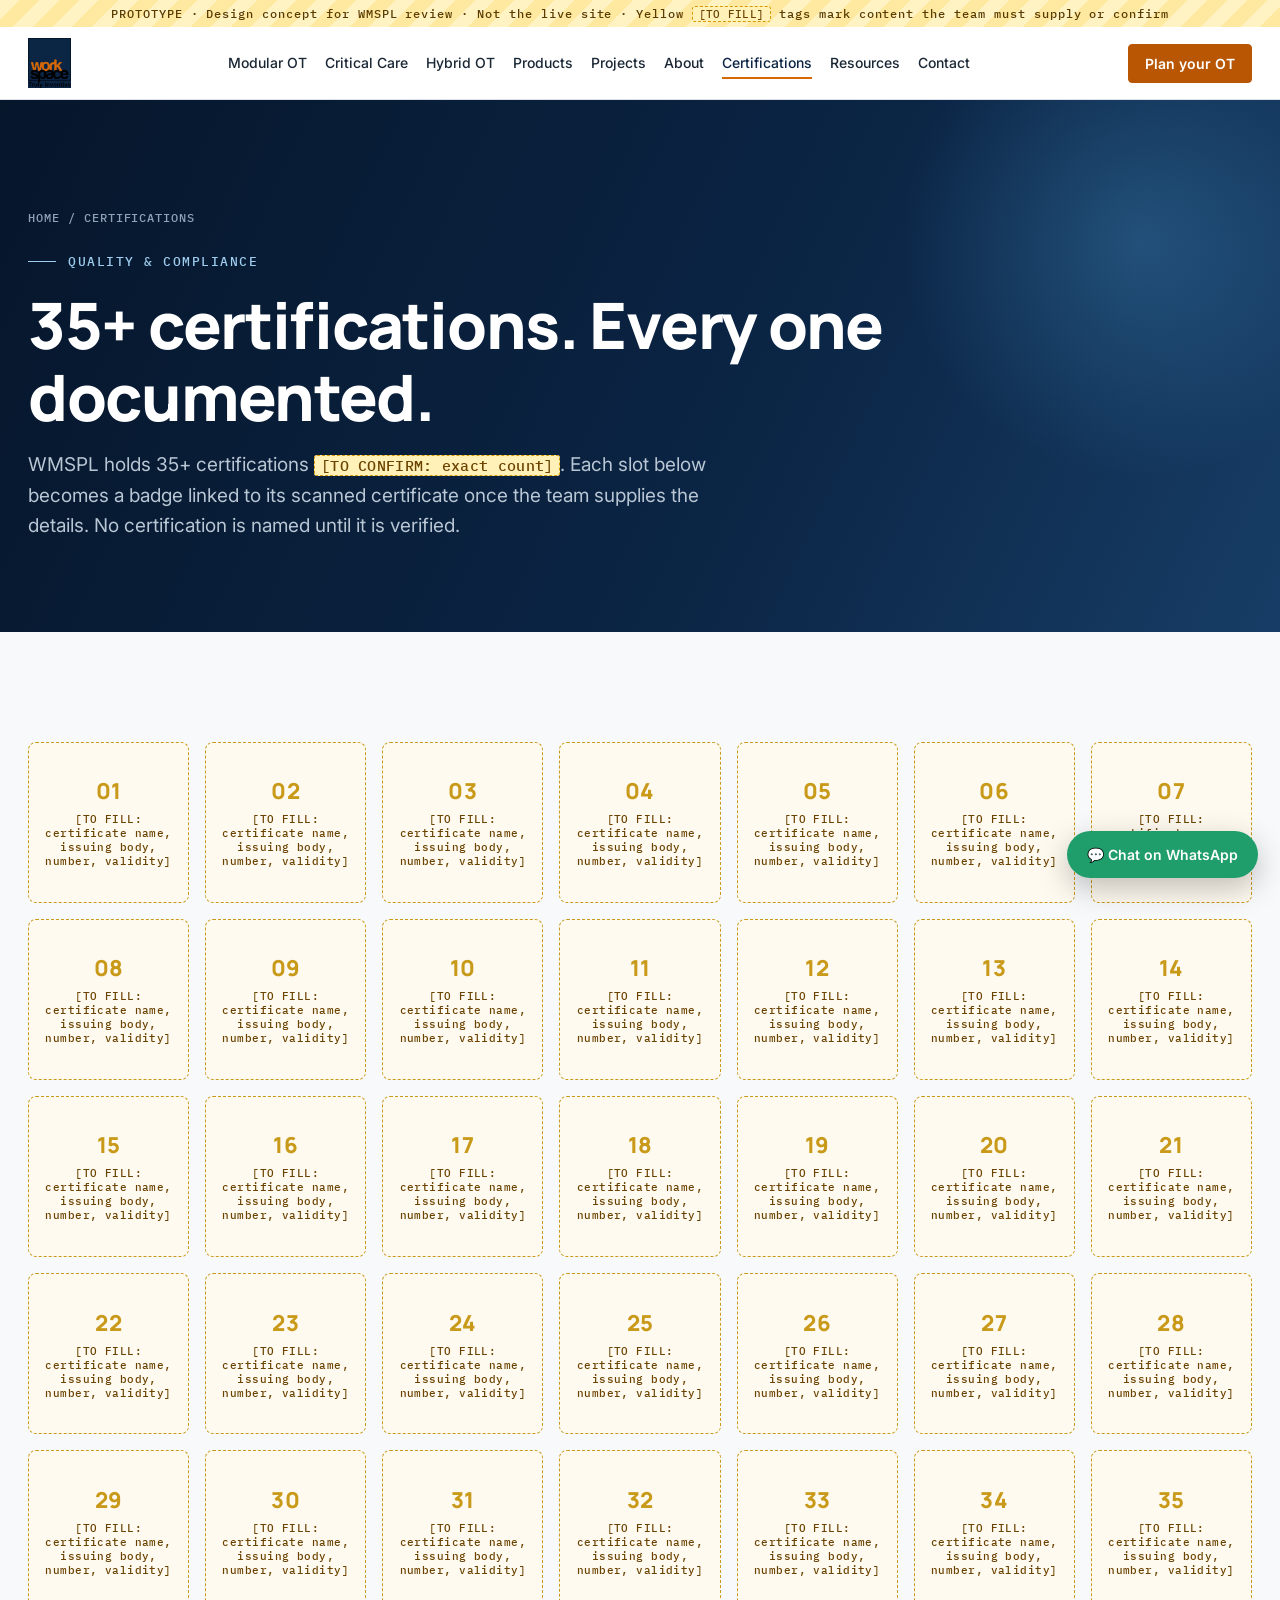
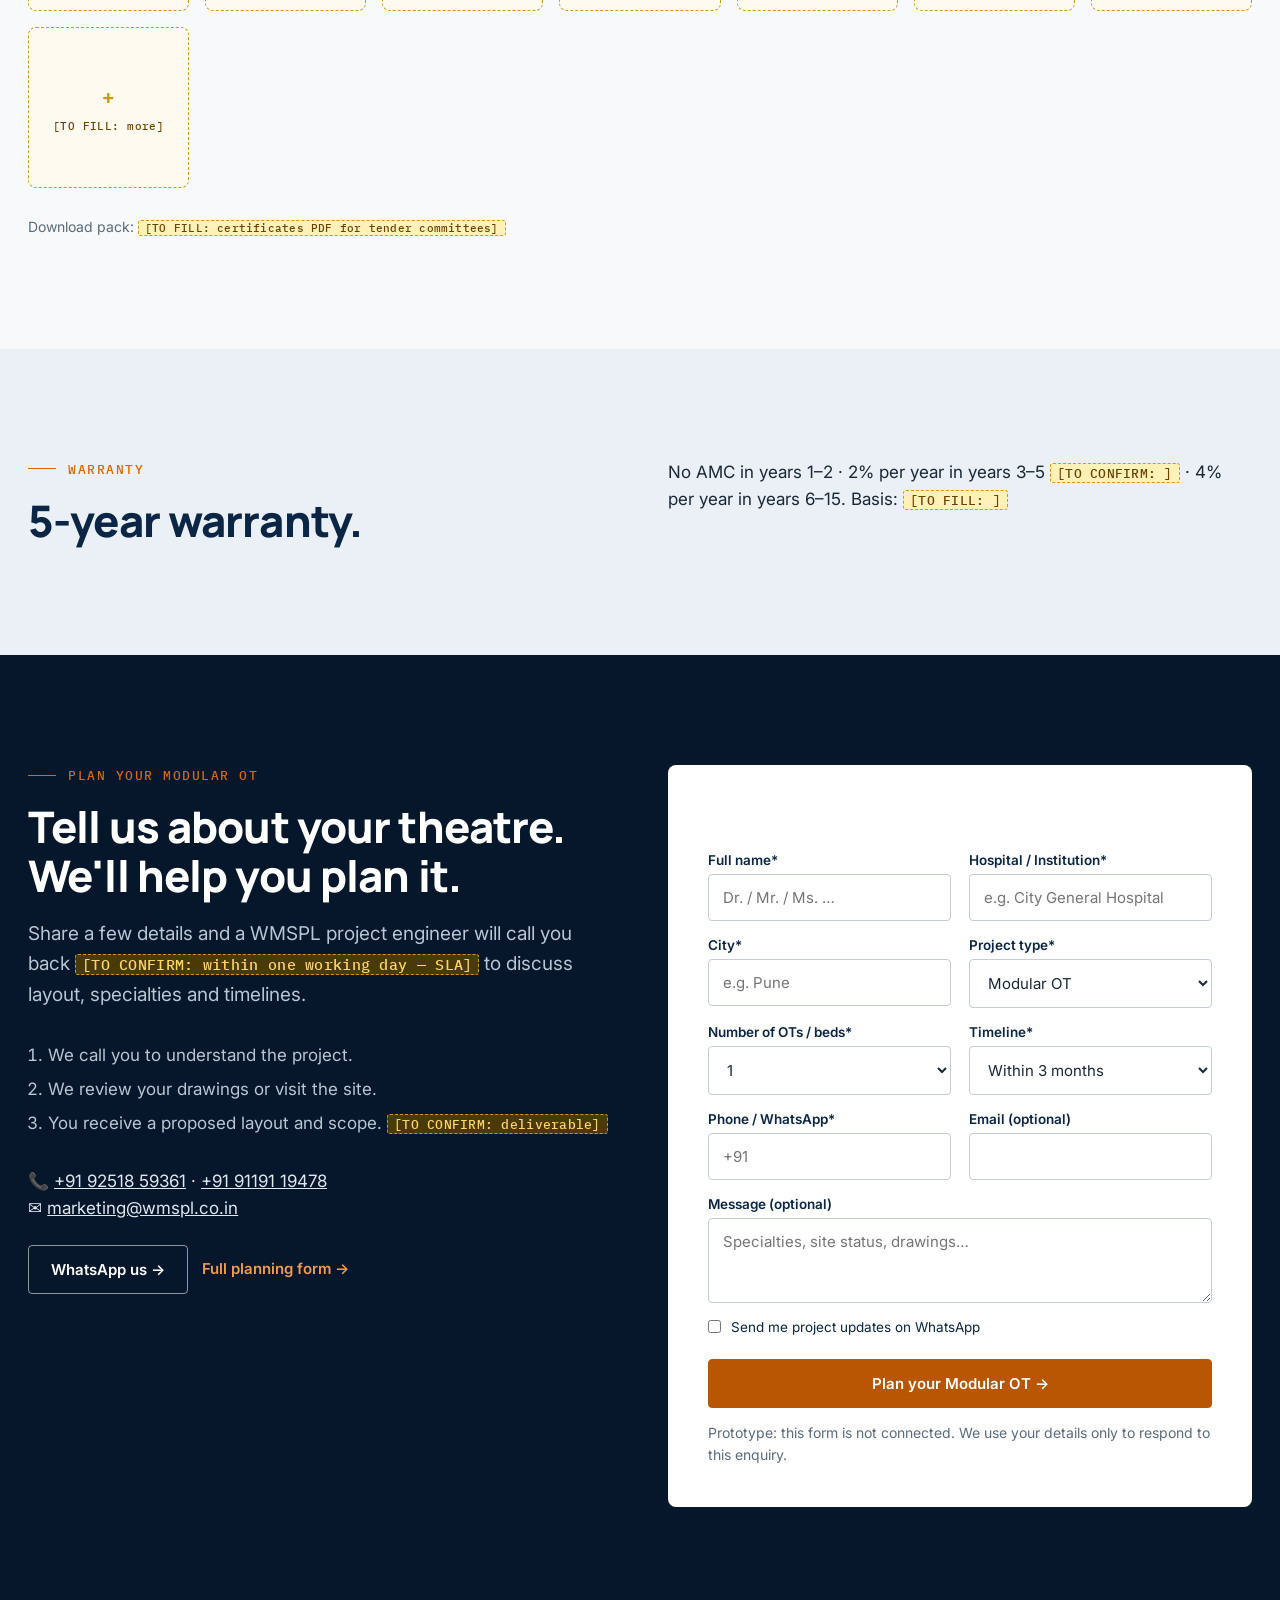
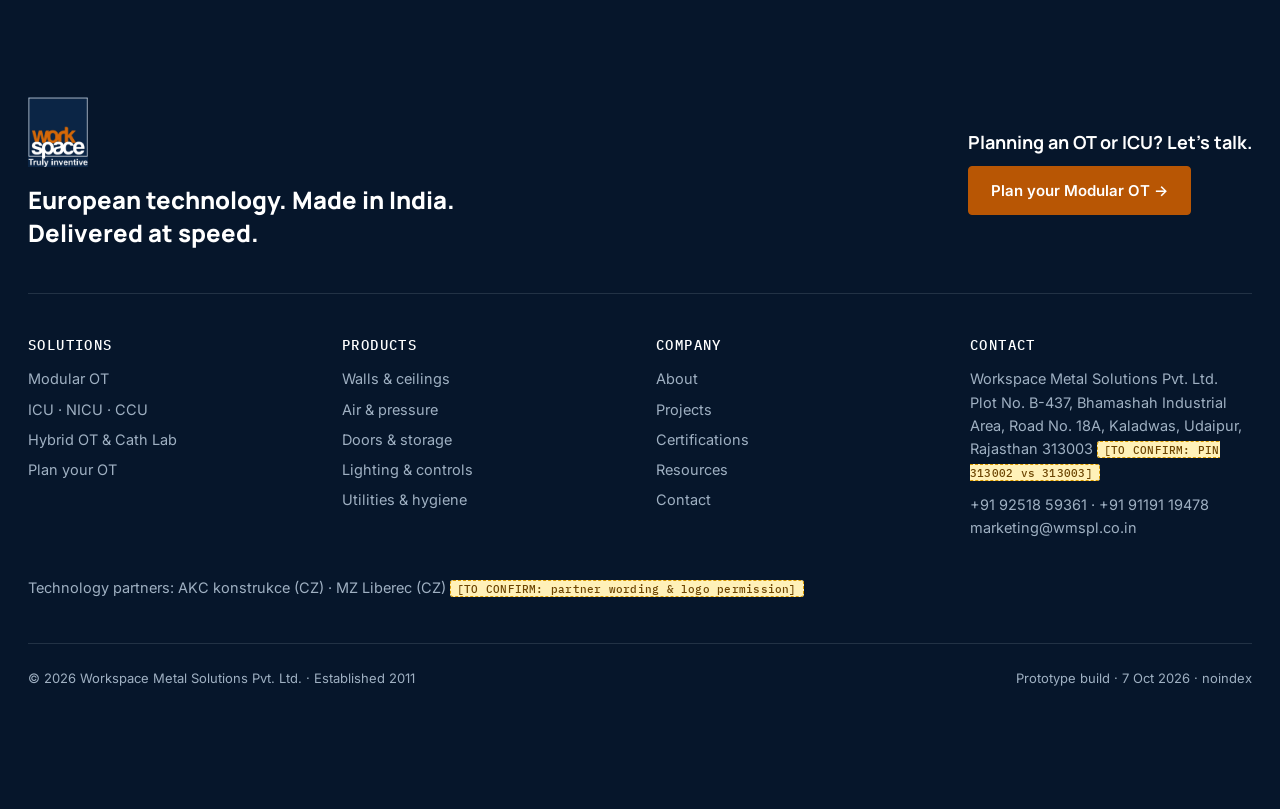
<file: certifications.html>
<!doctype html><html lang="en"><head><meta charset="utf-8"><meta name="viewport" content="width=device-width,initial-scale=1">
<meta name="robots" content="noindex,nofollow"><title>Certifications · WMSPL (prototype)</title><meta name="description" content="WMSPL quality certifications (prototype placeholders).">
<link rel="preconnect" href="https://fonts.googleapis.com"><link rel="preconnect" href="https://fonts.gstatic.com" crossorigin>
<link href="https://fonts.googleapis.com/css2?family=Manrope:wght@600;700;800&family=Inter:wght@400;500;600&family=IBM+Plex+Mono:wght@500&display=swap" rel="stylesheet">
<link rel="stylesheet" href="assets/style.css"></head><body>
<div class="proto">PROTOTYPE · Design concept for WMSPL review · Not the live site · Yellow <span class="tf" style="font-size:11px">[TO FILL]</span> tags mark content the team must supply or confirm</div>
<header><div class="wrap nav"><a class="brand" href="index.html"><img src="assets/logo.png" alt="WMSPL logo"><span>Workspace Metal Solutions<small>Truly inventive · Since 2011</small></span></a>
<input type="checkbox" id="mt"><label class="menu-t" for="mt">Menu</label><ul class="links"><li><a href="modular-operation-theatre.html">Modular OT</a></li><li><a href="critical-care.html">Critical Care</a></li><li><a href="cath-lab-hybrid-ot.html">Hybrid OT</a></li><li><a href="products.html">Products</a></li><li><a href="projects.html">Projects</a></li><li><a href="about.html">About</a></li><li><a href="certifications.html" class=on>Certifications</a></li><li><a href="resources.html">Resources</a></li><li><a href="contact.html">Contact</a></li></ul>
<div class="nav-r"><a class="tel" href="tel:+919251859361">+91 92518 59361</a><a class="btn sm" href="plan-your-ot.html">Plan your OT</a></div></div></header>
<main><section class="phero"><div class="wrap" style="position:relative;z-index:1"><div class="crumbs"><a href="index.html">Home</a> / Certifications</div><div class="eyebrow">Quality & compliance</div><h1>35+ certifications. Every one documented.</h1><p class="lead">WMSPL holds 35+ certifications <span class="tf">[TO CONFIRM: exact count]</span>. Each slot below becomes a badge linked to its scanned certificate once the team supplies the details. No certification is named until it is verified.</p></div></section>
<section><div class="wrap"><div class="certs"><div class="cert"><b>01</b>[TO FILL: certificate name, issuing body, number, validity]</div><div class="cert"><b>02</b>[TO FILL: certificate name, issuing body, number, validity]</div><div class="cert"><b>03</b>[TO FILL: certificate name, issuing body, number, validity]</div><div class="cert"><b>04</b>[TO FILL: certificate name, issuing body, number, validity]</div><div class="cert"><b>05</b>[TO FILL: certificate name, issuing body, number, validity]</div><div class="cert"><b>06</b>[TO FILL: certificate name, issuing body, number, validity]</div><div class="cert"><b>07</b>[TO FILL: certificate name, issuing body, number, validity]</div><div class="cert"><b>08</b>[TO FILL: certificate name, issuing body, number, validity]</div><div class="cert"><b>09</b>[TO FILL: certificate name, issuing body, number, validity]</div><div class="cert"><b>10</b>[TO FILL: certificate name, issuing body, number, validity]</div><div class="cert"><b>11</b>[TO FILL: certificate name, issuing body, number, validity]</div><div class="cert"><b>12</b>[TO FILL: certificate name, issuing body, number, validity]</div><div class="cert"><b>13</b>[TO FILL: certificate name, issuing body, number, validity]</div><div class="cert"><b>14</b>[TO FILL: certificate name, issuing body, number, validity]</div><div class="cert"><b>15</b>[TO FILL: certificate name, issuing body, number, validity]</div><div class="cert"><b>16</b>[TO FILL: certificate name, issuing body, number, validity]</div><div class="cert"><b>17</b>[TO FILL: certificate name, issuing body, number, validity]</div><div class="cert"><b>18</b>[TO FILL: certificate name, issuing body, number, validity]</div><div class="cert"><b>19</b>[TO FILL: certificate name, issuing body, number, validity]</div><div class="cert"><b>20</b>[TO FILL: certificate name, issuing body, number, validity]</div><div class="cert"><b>21</b>[TO FILL: certificate name, issuing body, number, validity]</div><div class="cert"><b>22</b>[TO FILL: certificate name, issuing body, number, validity]</div><div class="cert"><b>23</b>[TO FILL: certificate name, issuing body, number, validity]</div><div class="cert"><b>24</b>[TO FILL: certificate name, issuing body, number, validity]</div><div class="cert"><b>25</b>[TO FILL: certificate name, issuing body, number, validity]</div><div class="cert"><b>26</b>[TO FILL: certificate name, issuing body, number, validity]</div><div class="cert"><b>27</b>[TO FILL: certificate name, issuing body, number, validity]</div><div class="cert"><b>28</b>[TO FILL: certificate name, issuing body, number, validity]</div><div class="cert"><b>29</b>[TO FILL: certificate name, issuing body, number, validity]</div><div class="cert"><b>30</b>[TO FILL: certificate name, issuing body, number, validity]</div><div class="cert"><b>31</b>[TO FILL: certificate name, issuing body, number, validity]</div><div class="cert"><b>32</b>[TO FILL: certificate name, issuing body, number, validity]</div><div class="cert"><b>33</b>[TO FILL: certificate name, issuing body, number, validity]</div><div class="cert"><b>34</b>[TO FILL: certificate name, issuing body, number, validity]</div><div class="cert"><b>35</b>[TO FILL: certificate name, issuing body, number, validity]</div><div class="cert"><b>+</b>[TO FILL: more]</div></div>
<p class="note" style="margin-top:28px">Download pack: <span class="tf">[TO FILL: certificates PDF for tender committees]</span></p></div></section>
<section class="mist"><div class="wrap g2"><div><div class="eyebrow">Warranty</div><h2>5-year warranty.</h2></div><div><p>No AMC in years 1–2 · 2% per year in years 3–5 <span class="tf">[TO CONFIRM: ]</span> · 4% per year in years 6–15. Basis: <span class="tf">[TO FILL: ]</span></p></div></div></section><section class="ink" id="enquiry"><div class="wrap g2"><div><div class="eyebrow">Plan your modular OT</div><h2>Tell us about your theatre. We'll help you plan it.</h2><p class="lead">Share a few details and a WMSPL project engineer will call you back <span class="tf">[TO CONFIRM: within one working day — SLA]</span> to discuss layout, specialties and timelines.</p>
<ol style="margin:28px 0 0 20px;color:#b9c6d4;line-height:2"><li>We call you to understand the project.</li><li>We review your drawings or visit the site.</li><li>You receive a proposed layout and scope. <span class="tf">[TO CONFIRM: deliverable]</span></li></ol>
<p style="margin-top:28px">📞 <a href="tel:+919251859361">+91 92518 59361</a> · <a href="tel:+919119119478">+91 91191 19478</a><br>✉ <a href="mailto:marketing@wmspl.co.in">marketing@wmspl.co.in</a></p>
<div class="cta-row" style="margin-top:22px"><a class="btn ghost" href="https://wa.me/919251859361?text=Hi%20WMSPL%2C%20I%27d%20like%20to%20plan%20a%20modular%20OT">WhatsApp us →</a><a class="arrow" href="plan-your-ot.html">Full planning form →</a></div></div>
<form class="form" onsubmit="event.preventDefault();this.querySelector('.ok').style.display='block'"><h3 style="margin-bottom:22px">Project enquiry</h3>
<div class="row"><label>Full name*<input required placeholder="Dr. / Mr. / Ms. …"></label><label>Hospital / Institution*<input required placeholder="e.g. City General Hospital"></label></div>
<div class="row"><label>City*<input required placeholder="e.g. Pune"></label><label>Project type*<select><option>Modular OT</option><option>ICU / Critical Care</option><option>NICU</option><option>MICU / CCU</option><option>Cath Lab / Hybrid OT</option><option>Sterile Corridor</option><option>OT + ICU block</option><option>Other</option></select></label></div>
<div class="row"><label>Number of OTs / beds*<select><option>1</option><option>2–3</option><option>4–6</option><option>7–10</option><option>10+</option><option>Not sure yet</option></select></label><label>Timeline*<select><option>Within 3 months</option><option>3–6 months</option><option>6–12 months</option><option>Planning / budgetary stage</option></select></label></div>
<div class="row"><label>Phone / WhatsApp*<input required placeholder="+91"></label><label>Email (optional)<input type="email"></label></div>
<label>Message (optional)<textarea rows="3" placeholder="Specialties, site status, drawings…"></textarea></label>
<label class="chk"><input type="checkbox"> Send me project updates on WhatsApp</label>
<button class="btn" type="submit">Plan your Modular OT →</button>
<p class="note">Prototype: this form is not connected. We use your details only to respond to this enquiry.</p>
<div class="ok">Thank you. Your enquiry has reached our project team (prototype — nothing was sent). Need us sooner? <a href="https://wa.me/919251859361">WhatsApp +91 92518 59361</a>.</div></form></div></section></main>
<footer><div class="wrap"><div class="ftop"><div><img src="assets/logo-white.png" alt="WMSPL" style="height:70px;margin-bottom:16px"><div class="tag-l">European technology. Made in India. Delivered at speed.</div></div><div><p style="color:#fff;font:700 18px Manrope;margin-bottom:12px">Planning an OT or ICU? Let's talk.</p><a class="btn" href="plan-your-ot.html">Plan your Modular OT →</a></div></div>
<div class="fgrid"><div><h4>Solutions</h4><ul><li><a href="modular-operation-theatre.html">Modular OT</a></li><li><a href="critical-care.html">ICU · NICU · CCU</a></li><li><a href="cath-lab-hybrid-ot.html">Hybrid OT & Cath Lab</a></li><li><a href="plan-your-ot.html">Plan your OT</a></li></ul></div>
<div><h4>Products</h4><ul><li><a href="products.html#walls">Walls & ceilings</a></li><li><a href="products.html#air">Air & pressure</a></li><li><a href="products.html#doors">Doors & storage</a></li><li><a href="products.html#light">Lighting & controls</a></li><li><a href="products.html#util">Utilities & hygiene</a></li></ul></div>
<div><h4>Company</h4><ul><li><a href="about.html">About</a></li><li><a href="projects.html">Projects</a></li><li><a href="certifications.html">Certifications</a></li><li><a href="resources.html">Resources</a></li><li><a href="contact.html">Contact</a></li></ul></div>
<div><h4>Contact</h4><p>Workspace Metal Solutions Pvt. Ltd.<br>Plot No. B-437, Bhamashah Industrial Area, Road No. 18A, Kaladwas, Udaipur, Rajasthan 313003 <span class="tf">[TO CONFIRM: PIN 313002 vs 313003]</span></p><p style="margin-top:10px"><a href="tel:+919251859361">+91 92518 59361</a> · <a href="tel:+919119119478">+91 91191 19478</a><br><a href="mailto:marketing@wmspl.co.in">marketing@wmspl.co.in</a></p></div></div>
<p style="margin-top:36px">Technology partners: AKC konstrukce (CZ) · MZ Liberec (CZ) <span class="tf">[TO CONFIRM: partner wording & logo permission]</span></p>
<div class="legal"><span>© 2026 Workspace Metal Solutions Pvt. Ltd. · Established 2011</span><span>Prototype build · 7 Oct 2026 · noindex</span></div></div></footer>
<a class="wa" href="https://wa.me/919251859361">💬 Chat on WhatsApp</a>
<nav class="mbar"><a href="tel:+919251859361">Call</a><a href="https://wa.me/919251859361">WhatsApp</a><a href="plan-your-ot.html">Plan your OT</a></nav>
<script>const io=new IntersectionObserver(e=>e.forEach(x=>{if(x.isIntersecting){x.target.classList.add('in');io.unobserve(x.target)}}),{threshold:.12});document.querySelectorAll('.rv').forEach(el=>io.observe(el));</script>
</body></html>
</file>
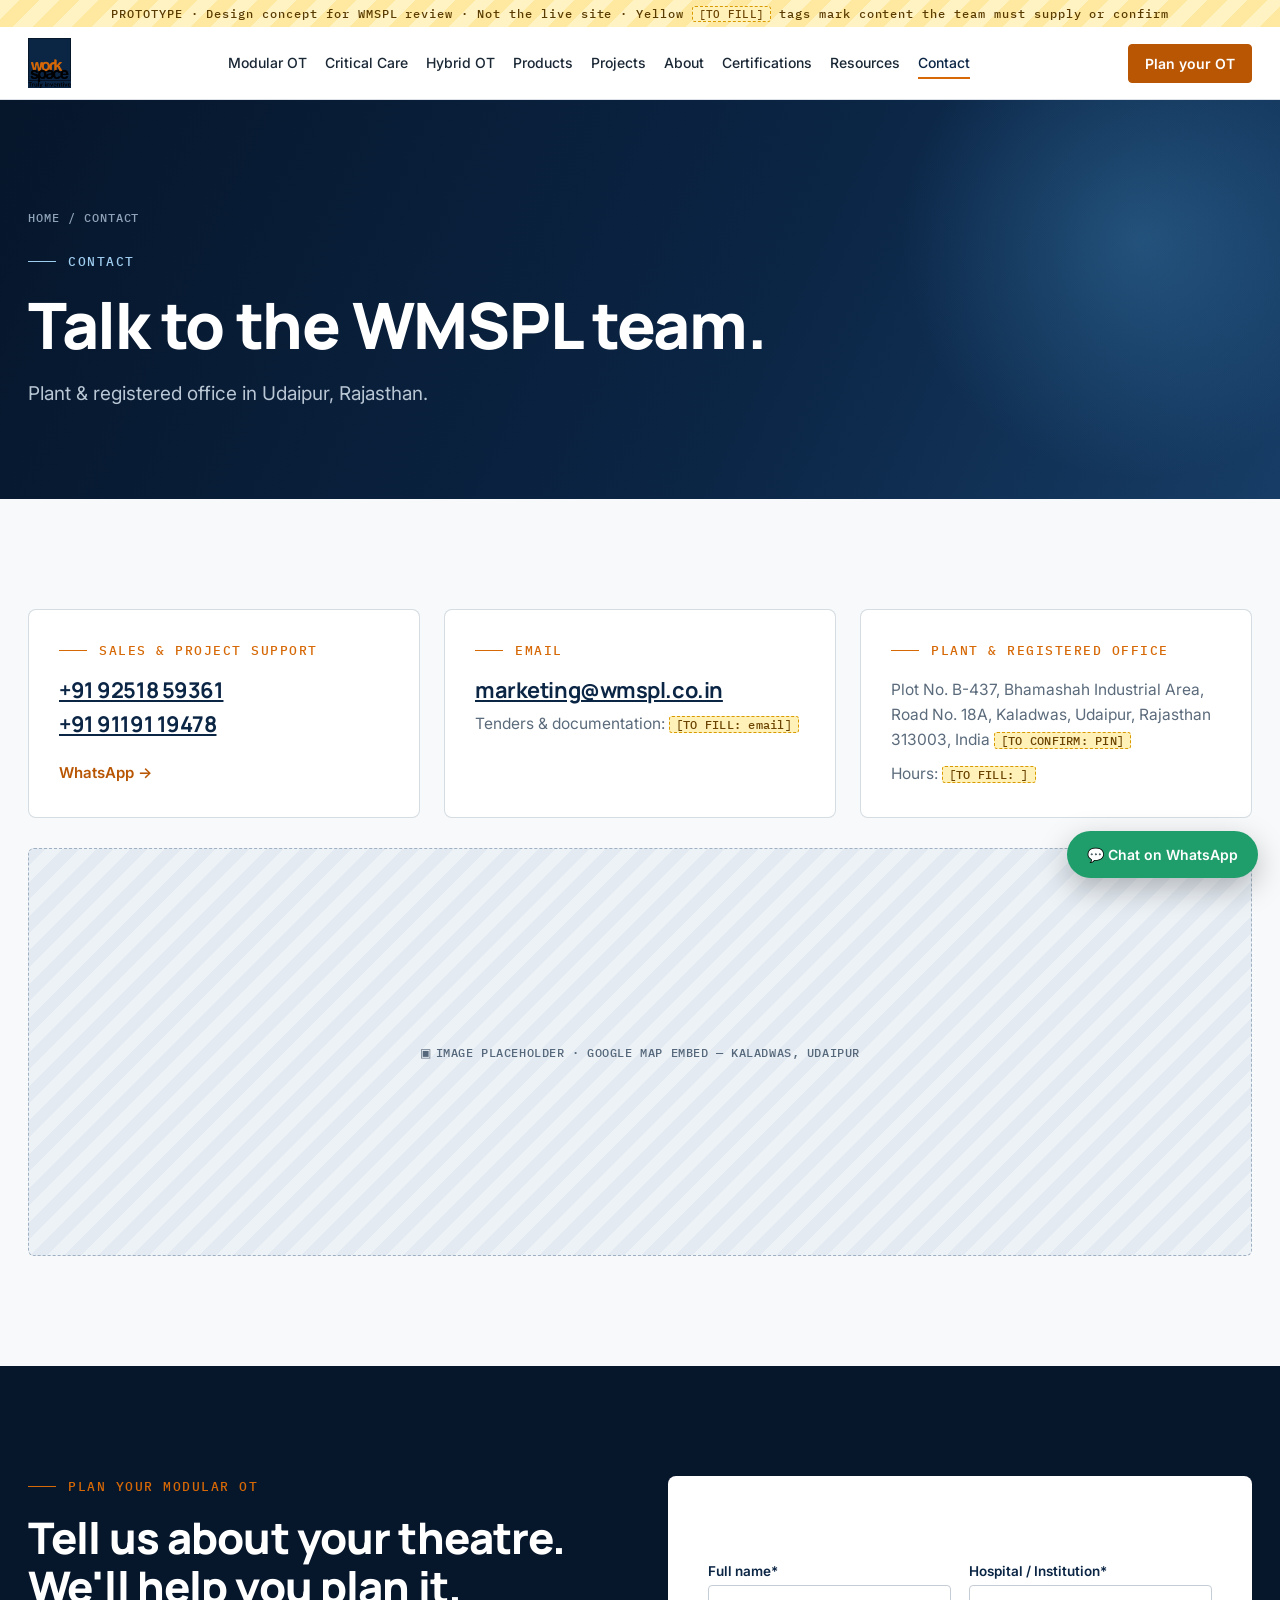
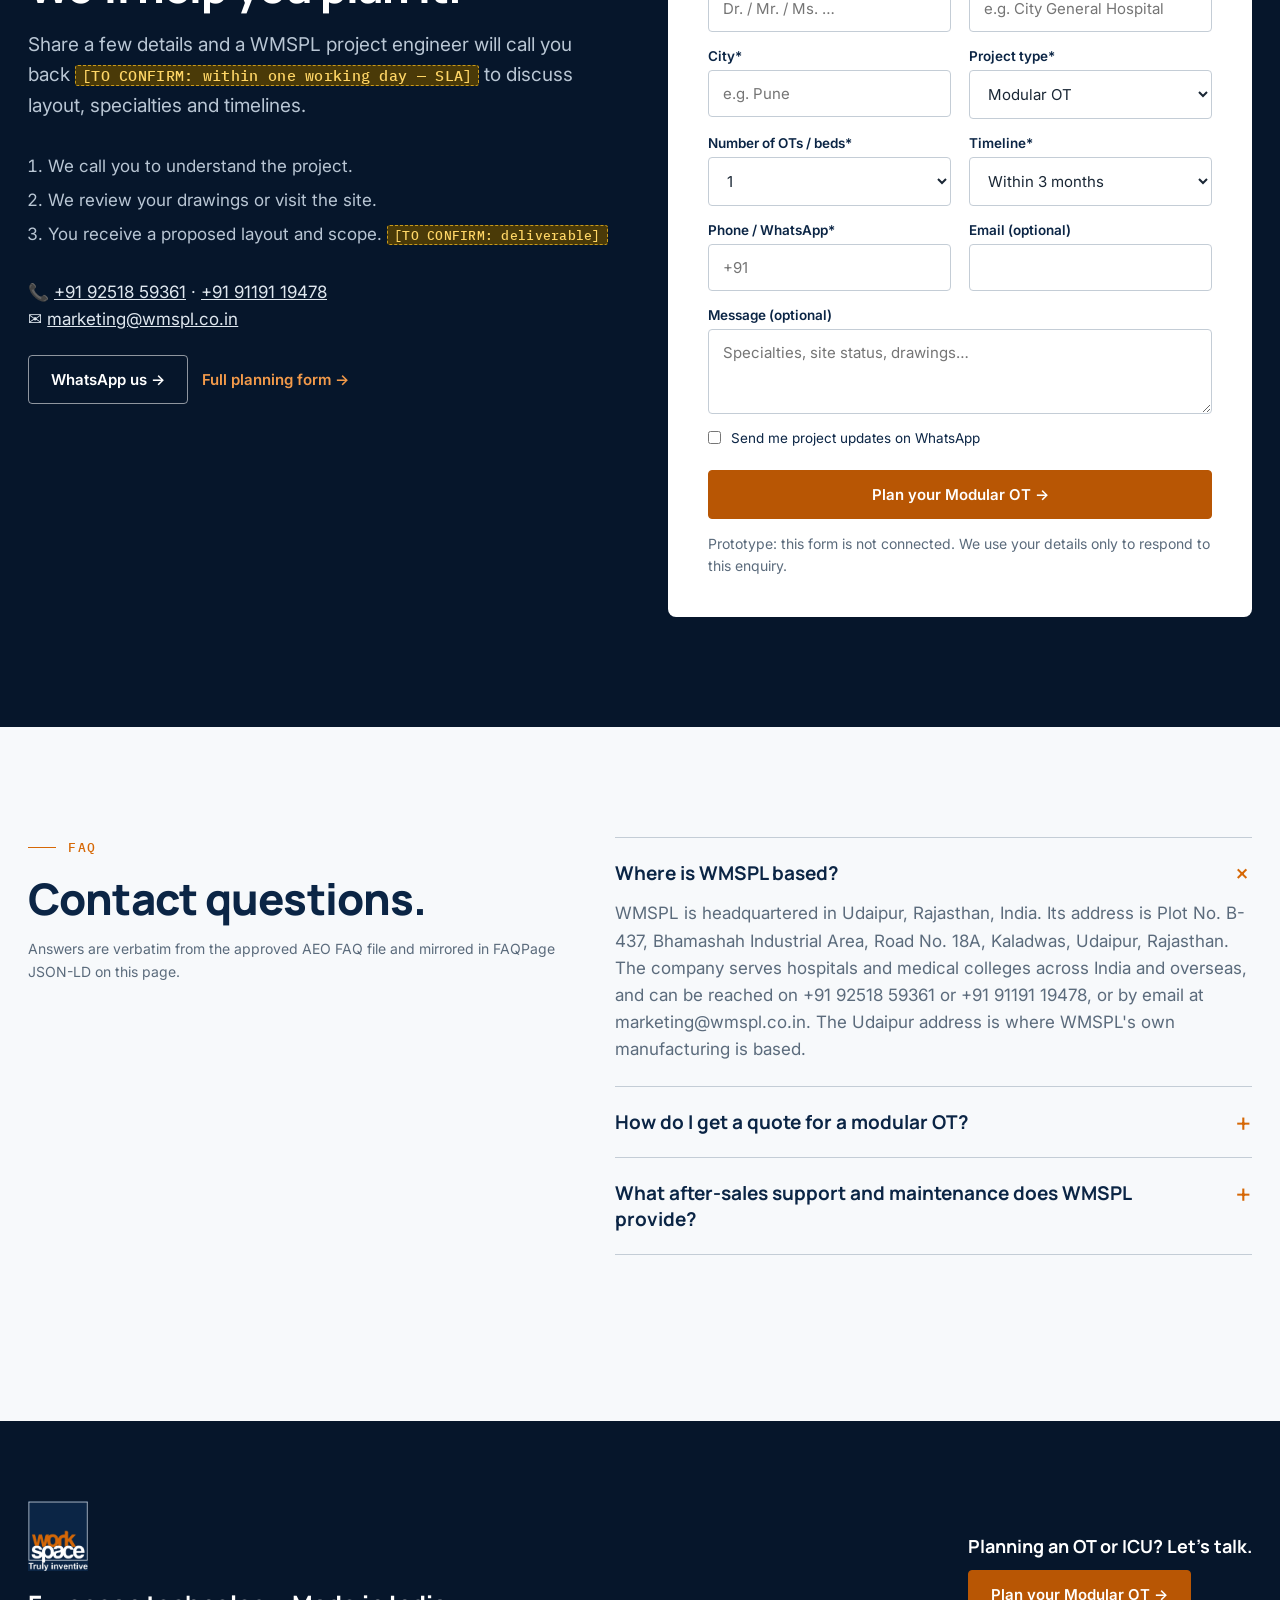
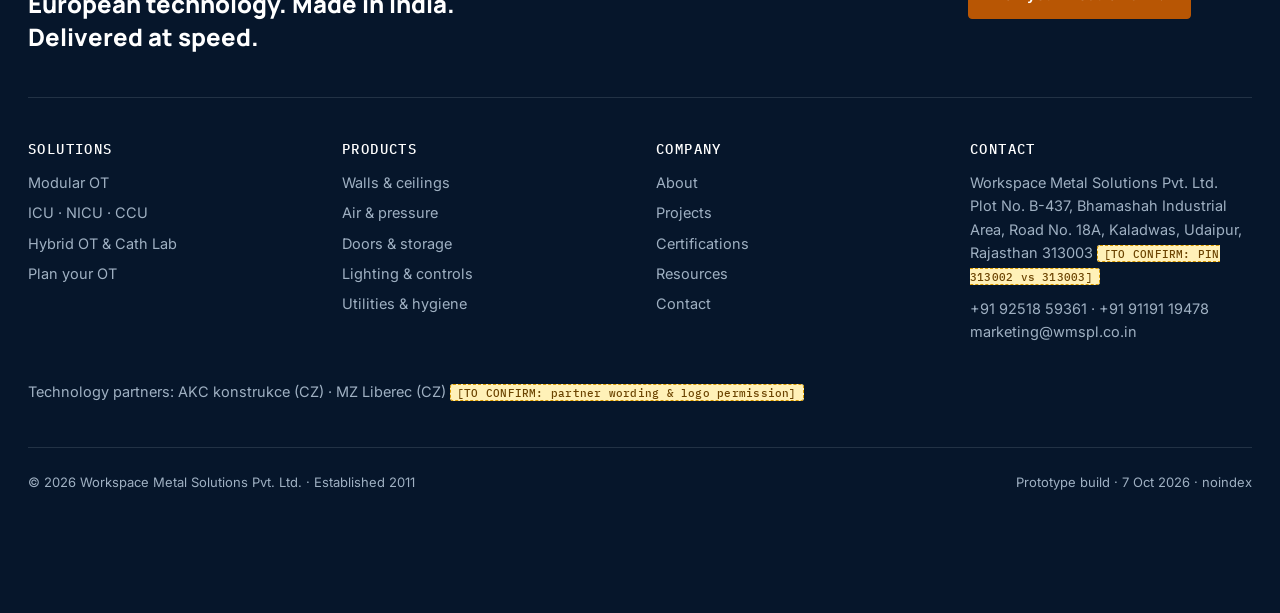
<file: contact.html>
<!doctype html><html lang="en"><head><meta charset="utf-8"><meta name="viewport" content="width=device-width,initial-scale=1">
<meta name="robots" content="noindex,nofollow"><title>Contact · WMSPL (prototype)</title><meta name="description" content="Contact WMSPL, Udaipur: +91 92518 59361, marketing@wmspl.co.in.">
<link rel="preconnect" href="https://fonts.googleapis.com"><link rel="preconnect" href="https://fonts.gstatic.com" crossorigin>
<link href="https://fonts.googleapis.com/css2?family=Manrope:wght@600;700;800&family=Inter:wght@400;500;600&family=IBM+Plex+Mono:wght@500&display=swap" rel="stylesheet">
<link rel="stylesheet" href="assets/style.css"><script type="application/ld+json">{"@context": "https://schema.org", "@type": "FAQPage", "mainEntity": [{"@type": "Question", "name": "Where is WMSPL based?", "acceptedAnswer": {"@type": "Answer", "text": "WMSPL is headquartered in Udaipur, Rajasthan, India. Its address is Plot No. B-437, Bhamashah Industrial Area, Road No. 18A, Kaladwas, Udaipur, Rajasthan. The company serves hospitals and medical colleges across India and overseas, and can be reached on +91 92518 59361 or +91 91191 19478, or by email at marketing@wmspl.co.in. The Udaipur address is where WMSPL's own manufacturing is based."}}, {"@type": "Question", "name": "How do I get a quote for a modular OT?", "acceptedAnswer": {"@type": "Answer", "text": "Use the 'Plan your Modular OT' enquiry form on wmspl.co.in, call +91 92518 59361 or +91 91191 19478, WhatsApp +91 92518 59361, or email marketing@wmspl.co.in. Share your hospital name, city, project type, number of OTs or beds, timeline and any drawings, so the WMSPL team can scope a proposal. Cost depends on the number of rooms, the specialty and the systems specified, so proposals are prepared per project."}}, {"@type": "Question", "name": "What after-sales support and maintenance does WMSPL provide?", "acceptedAnswer": {"@type": "Answer", "text": "WMSPL provides a 5-year warranty for its modular OTs. There is no AMC charge in years 1 and 2. For years 3 to 5, AMC is 2% of the order value per year. From year 6 to year 15, an optional extension costs 4% of the order value per year. Ask for the warranty and maintenance terms in writing as part of the proposal."}}]}</script></head><body>
<div class="proto">PROTOTYPE · Design concept for WMSPL review · Not the live site · Yellow <span class="tf" style="font-size:11px">[TO FILL]</span> tags mark content the team must supply or confirm</div>
<header><div class="wrap nav"><a class="brand" href="index.html"><img src="assets/logo.png" alt="WMSPL logo"><span>Workspace Metal Solutions<small>Truly inventive · Since 2011</small></span></a>
<input type="checkbox" id="mt"><label class="menu-t" for="mt">Menu</label><ul class="links"><li><a href="modular-operation-theatre.html">Modular OT</a></li><li><a href="critical-care.html">Critical Care</a></li><li><a href="cath-lab-hybrid-ot.html">Hybrid OT</a></li><li><a href="products.html">Products</a></li><li><a href="projects.html">Projects</a></li><li><a href="about.html">About</a></li><li><a href="certifications.html">Certifications</a></li><li><a href="resources.html">Resources</a></li><li><a href="contact.html" class=on>Contact</a></li></ul>
<div class="nav-r"><a class="tel" href="tel:+919251859361">+91 92518 59361</a><a class="btn sm" href="plan-your-ot.html">Plan your OT</a></div></div></header>
<main><section class="phero"><div class="wrap" style="position:relative;z-index:1"><div class="crumbs"><a href="index.html">Home</a> / Contact</div><div class="eyebrow">Contact</div><h1>Talk to the WMSPL team.</h1><p class="lead">Plant & registered office in Udaipur, Rajasthan.</p></div></section>
<section><div class="wrap g3"><div class="card"><div class="eyebrow">Sales & project support</div><h3><a href="tel:+919251859361">+91 92518 59361</a></h3><h3 style="margin-top:6px"><a href="tel:+919119119478">+91 91191 19478</a></h3><a class="arrow" style="display:inline-block;margin-top:14px" href="https://wa.me/919251859361">WhatsApp →</a></div>
<div class="card"><div class="eyebrow">Email</div><h3><a href="mailto:marketing@wmspl.co.in">marketing@wmspl.co.in</a></h3><p style="margin-top:10px">Tenders & documentation: <span class="tf">[TO FILL: email]</span></p></div>
<div class="card"><div class="eyebrow">Plant & registered office</div><p>Plot No. B-437, Bhamashah Industrial Area, Road No. 18A, Kaladwas, Udaipur, Rajasthan 313003, India <span class="tf">[TO CONFIRM: PIN]</span></p><p style="margin-top:10px">Hours: <span class="tf">[TO FILL: ]</span></p></div></div>
<div class="wrap" style="margin-top:30px"><div class="ph" style="aspect-ratio:21/7">Image placeholder · Google Map embed — Kaladwas, Udaipur</div></div></section><section class="ink" id="enquiry"><div class="wrap g2"><div><div class="eyebrow">Plan your modular OT</div><h2>Tell us about your theatre. We'll help you plan it.</h2><p class="lead">Share a few details and a WMSPL project engineer will call you back <span class="tf">[TO CONFIRM: within one working day — SLA]</span> to discuss layout, specialties and timelines.</p>
<ol style="margin:28px 0 0 20px;color:#b9c6d4;line-height:2"><li>We call you to understand the project.</li><li>We review your drawings or visit the site.</li><li>You receive a proposed layout and scope. <span class="tf">[TO CONFIRM: deliverable]</span></li></ol>
<p style="margin-top:28px">📞 <a href="tel:+919251859361">+91 92518 59361</a> · <a href="tel:+919119119478">+91 91191 19478</a><br>✉ <a href="mailto:marketing@wmspl.co.in">marketing@wmspl.co.in</a></p>
<div class="cta-row" style="margin-top:22px"><a class="btn ghost" href="https://wa.me/919251859361?text=Hi%20WMSPL%2C%20I%27d%20like%20to%20plan%20a%20modular%20OT">WhatsApp us →</a><a class="arrow" href="plan-your-ot.html">Full planning form →</a></div></div>
<form class="form" onsubmit="event.preventDefault();this.querySelector('.ok').style.display='block'"><h3 style="margin-bottom:22px">Project enquiry</h3>
<div class="row"><label>Full name*<input required placeholder="Dr. / Mr. / Ms. …"></label><label>Hospital / Institution*<input required placeholder="e.g. City General Hospital"></label></div>
<div class="row"><label>City*<input required placeholder="e.g. Pune"></label><label>Project type*<select><option>Modular OT</option><option>ICU / Critical Care</option><option>NICU</option><option>MICU / CCU</option><option>Cath Lab / Hybrid OT</option><option>Sterile Corridor</option><option>OT + ICU block</option><option>Other</option></select></label></div>
<div class="row"><label>Number of OTs / beds*<select><option>1</option><option>2–3</option><option>4–6</option><option>7–10</option><option>10+</option><option>Not sure yet</option></select></label><label>Timeline*<select><option>Within 3 months</option><option>3–6 months</option><option>6–12 months</option><option>Planning / budgetary stage</option></select></label></div>
<div class="row"><label>Phone / WhatsApp*<input required placeholder="+91"></label><label>Email (optional)<input type="email"></label></div>
<label>Message (optional)<textarea rows="3" placeholder="Specialties, site status, drawings…"></textarea></label>
<label class="chk"><input type="checkbox"> Send me project updates on WhatsApp</label>
<button class="btn" type="submit">Plan your Modular OT →</button>
<p class="note">Prototype: this form is not connected. We use your details only to respond to this enquiry.</p>
<div class="ok">Thank you. Your enquiry has reached our project team (prototype — nothing was sent). Need us sooner? <a href="https://wa.me/919251859361">WhatsApp +91 92518 59361</a>.</div></form></div></section><section><div class="wrap head" style="align-items:start"><div><div class="eyebrow">FAQ</div><h2>Contact questions.</h2><p class="note">Answers are verbatim from the approved AEO FAQ file and mirrored in FAQPage JSON-LD on this page.</p></div><div class="faq"><details open><summary>Where is WMSPL based?</summary><p>WMSPL is headquartered in Udaipur, Rajasthan, India. Its address is Plot No. B-437, Bhamashah Industrial Area, Road No. 18A, Kaladwas, Udaipur, Rajasthan. The company serves hospitals and medical colleges across India and overseas, and can be reached on +91 92518 59361 or +91 91191 19478, or by email at marketing@wmspl.co.in. The Udaipur address is where WMSPL&#x27;s own manufacturing is based.</p></details><details><summary>How do I get a quote for a modular OT?</summary><p>Use the &#x27;Plan your Modular OT&#x27; enquiry form on wmspl.co.in, call +91 92518 59361 or +91 91191 19478, WhatsApp +91 92518 59361, or email marketing@wmspl.co.in. Share your hospital name, city, project type, number of OTs or beds, timeline and any drawings, so the WMSPL team can scope a proposal. Cost depends on the number of rooms, the specialty and the systems specified, so proposals are prepared per project.</p></details><details><summary>What after-sales support and maintenance does WMSPL provide?</summary><p>WMSPL provides a 5-year warranty for its modular OTs. There is no AMC charge in years 1 and 2. For years 3 to 5, AMC is 2% of the order value per year. From year 6 to year 15, an optional extension costs 4% of the order value per year. Ask for the warranty and maintenance terms in writing as part of the proposal.</p></details></div></div></section></main>
<footer><div class="wrap"><div class="ftop"><div><img src="assets/logo-white.png" alt="WMSPL" style="height:70px;margin-bottom:16px"><div class="tag-l">European technology. Made in India. Delivered at speed.</div></div><div><p style="color:#fff;font:700 18px Manrope;margin-bottom:12px">Planning an OT or ICU? Let's talk.</p><a class="btn" href="plan-your-ot.html">Plan your Modular OT →</a></div></div>
<div class="fgrid"><div><h4>Solutions</h4><ul><li><a href="modular-operation-theatre.html">Modular OT</a></li><li><a href="critical-care.html">ICU · NICU · CCU</a></li><li><a href="cath-lab-hybrid-ot.html">Hybrid OT & Cath Lab</a></li><li><a href="plan-your-ot.html">Plan your OT</a></li></ul></div>
<div><h4>Products</h4><ul><li><a href="products.html#walls">Walls & ceilings</a></li><li><a href="products.html#air">Air & pressure</a></li><li><a href="products.html#doors">Doors & storage</a></li><li><a href="products.html#light">Lighting & controls</a></li><li><a href="products.html#util">Utilities & hygiene</a></li></ul></div>
<div><h4>Company</h4><ul><li><a href="about.html">About</a></li><li><a href="projects.html">Projects</a></li><li><a href="certifications.html">Certifications</a></li><li><a href="resources.html">Resources</a></li><li><a href="contact.html">Contact</a></li></ul></div>
<div><h4>Contact</h4><p>Workspace Metal Solutions Pvt. Ltd.<br>Plot No. B-437, Bhamashah Industrial Area, Road No. 18A, Kaladwas, Udaipur, Rajasthan 313003 <span class="tf">[TO CONFIRM: PIN 313002 vs 313003]</span></p><p style="margin-top:10px"><a href="tel:+919251859361">+91 92518 59361</a> · <a href="tel:+919119119478">+91 91191 19478</a><br><a href="mailto:marketing@wmspl.co.in">marketing@wmspl.co.in</a></p></div></div>
<p style="margin-top:36px">Technology partners: AKC konstrukce (CZ) · MZ Liberec (CZ) <span class="tf">[TO CONFIRM: partner wording & logo permission]</span></p>
<div class="legal"><span>© 2026 Workspace Metal Solutions Pvt. Ltd. · Established 2011</span><span>Prototype build · 7 Oct 2026 · noindex</span></div></div></footer>
<a class="wa" href="https://wa.me/919251859361">💬 Chat on WhatsApp</a>
<nav class="mbar"><a href="tel:+919251859361">Call</a><a href="https://wa.me/919251859361">WhatsApp</a><a href="plan-your-ot.html">Plan your OT</a></nav>
<script>const io=new IntersectionObserver(e=>e.forEach(x=>{if(x.isIntersecting){x.target.classList.add('in');io.unobserve(x.target)}}),{threshold:.12});document.querySelectorAll('.rv').forEach(el=>io.observe(el));</script>
</body></html>
</file>
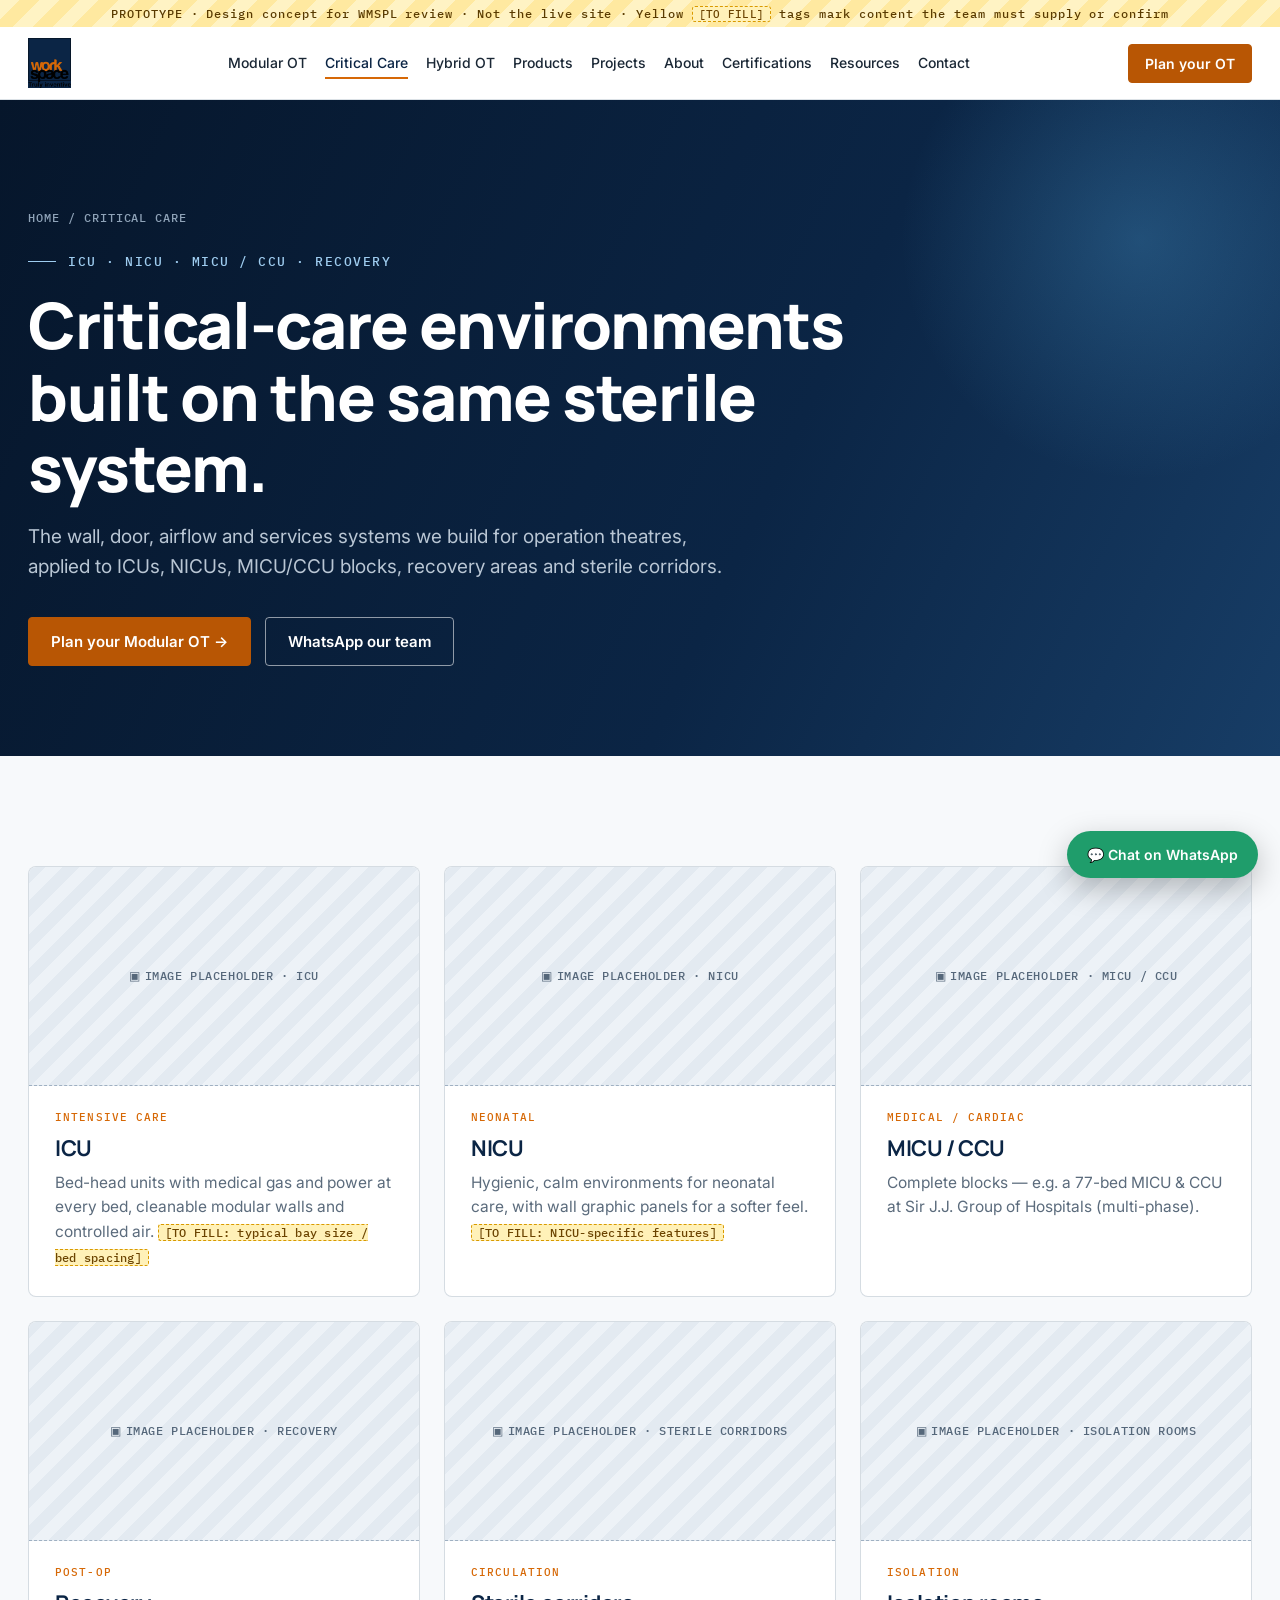
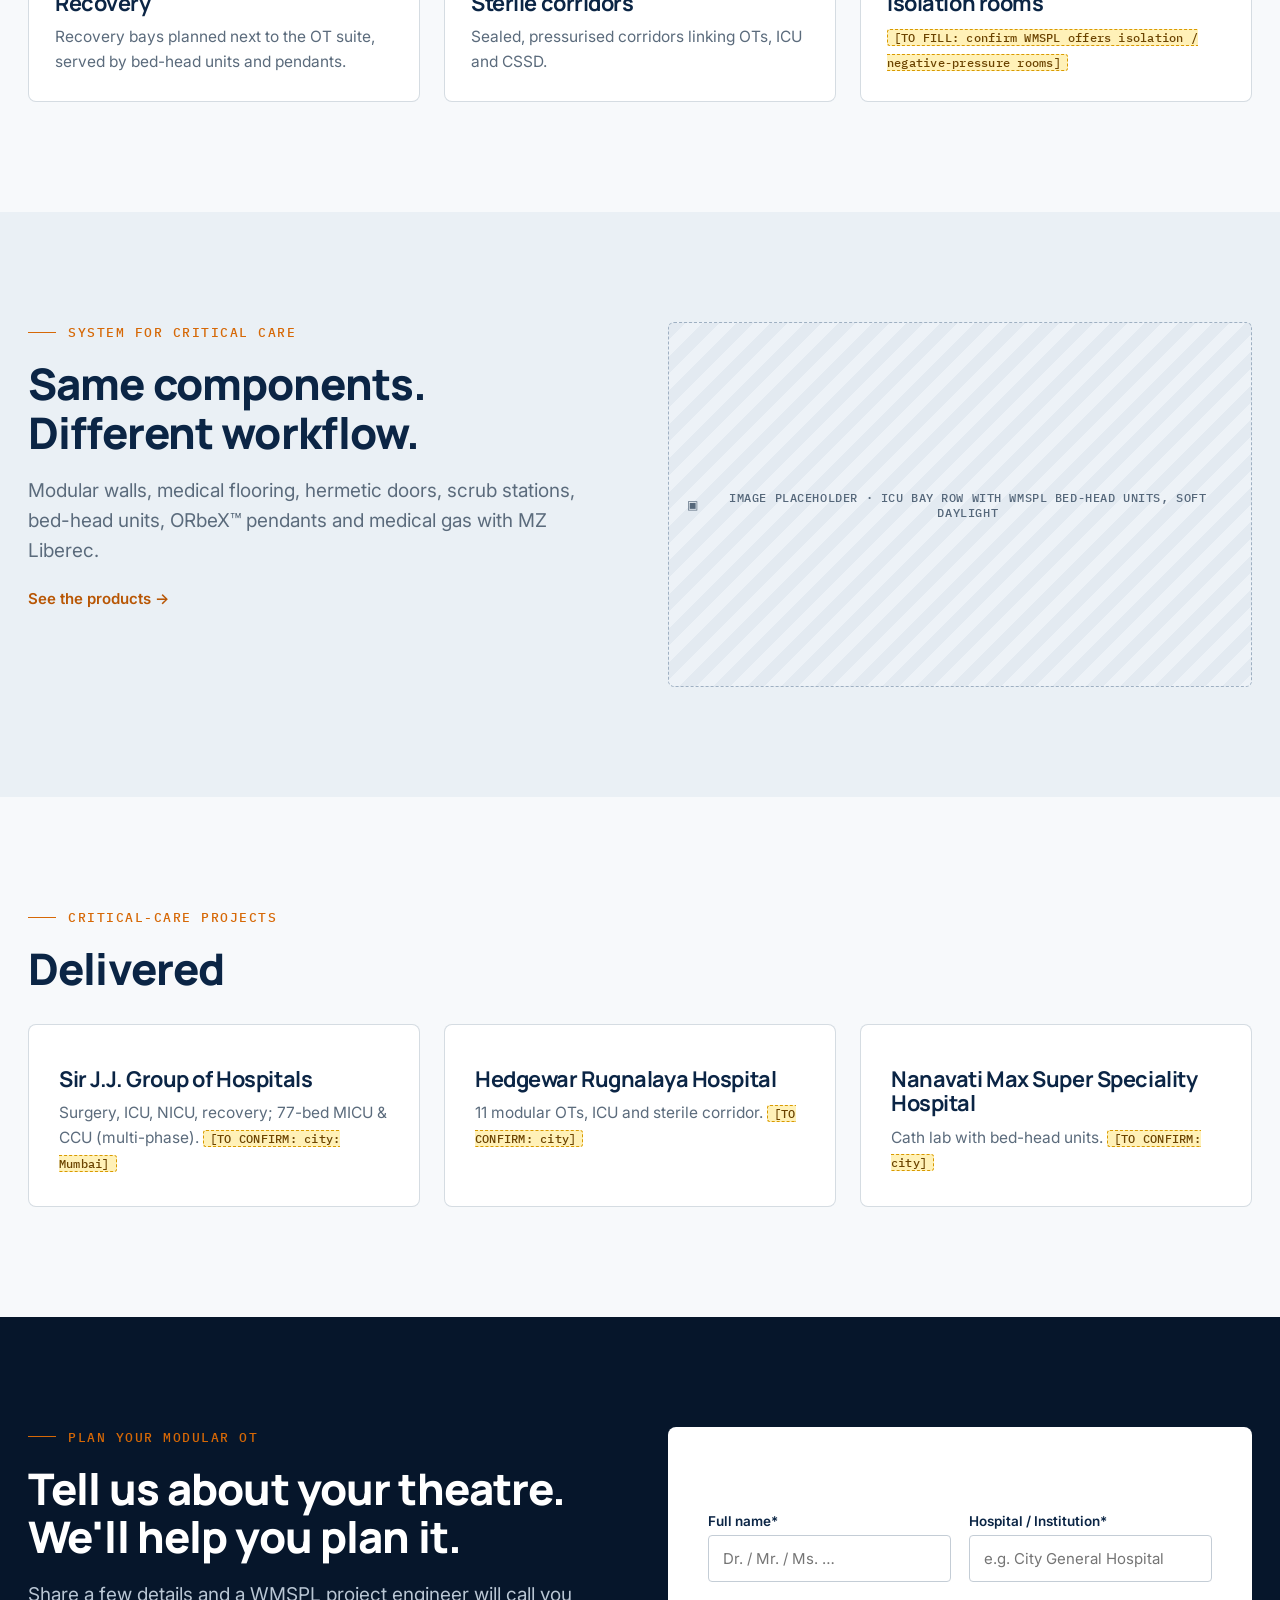
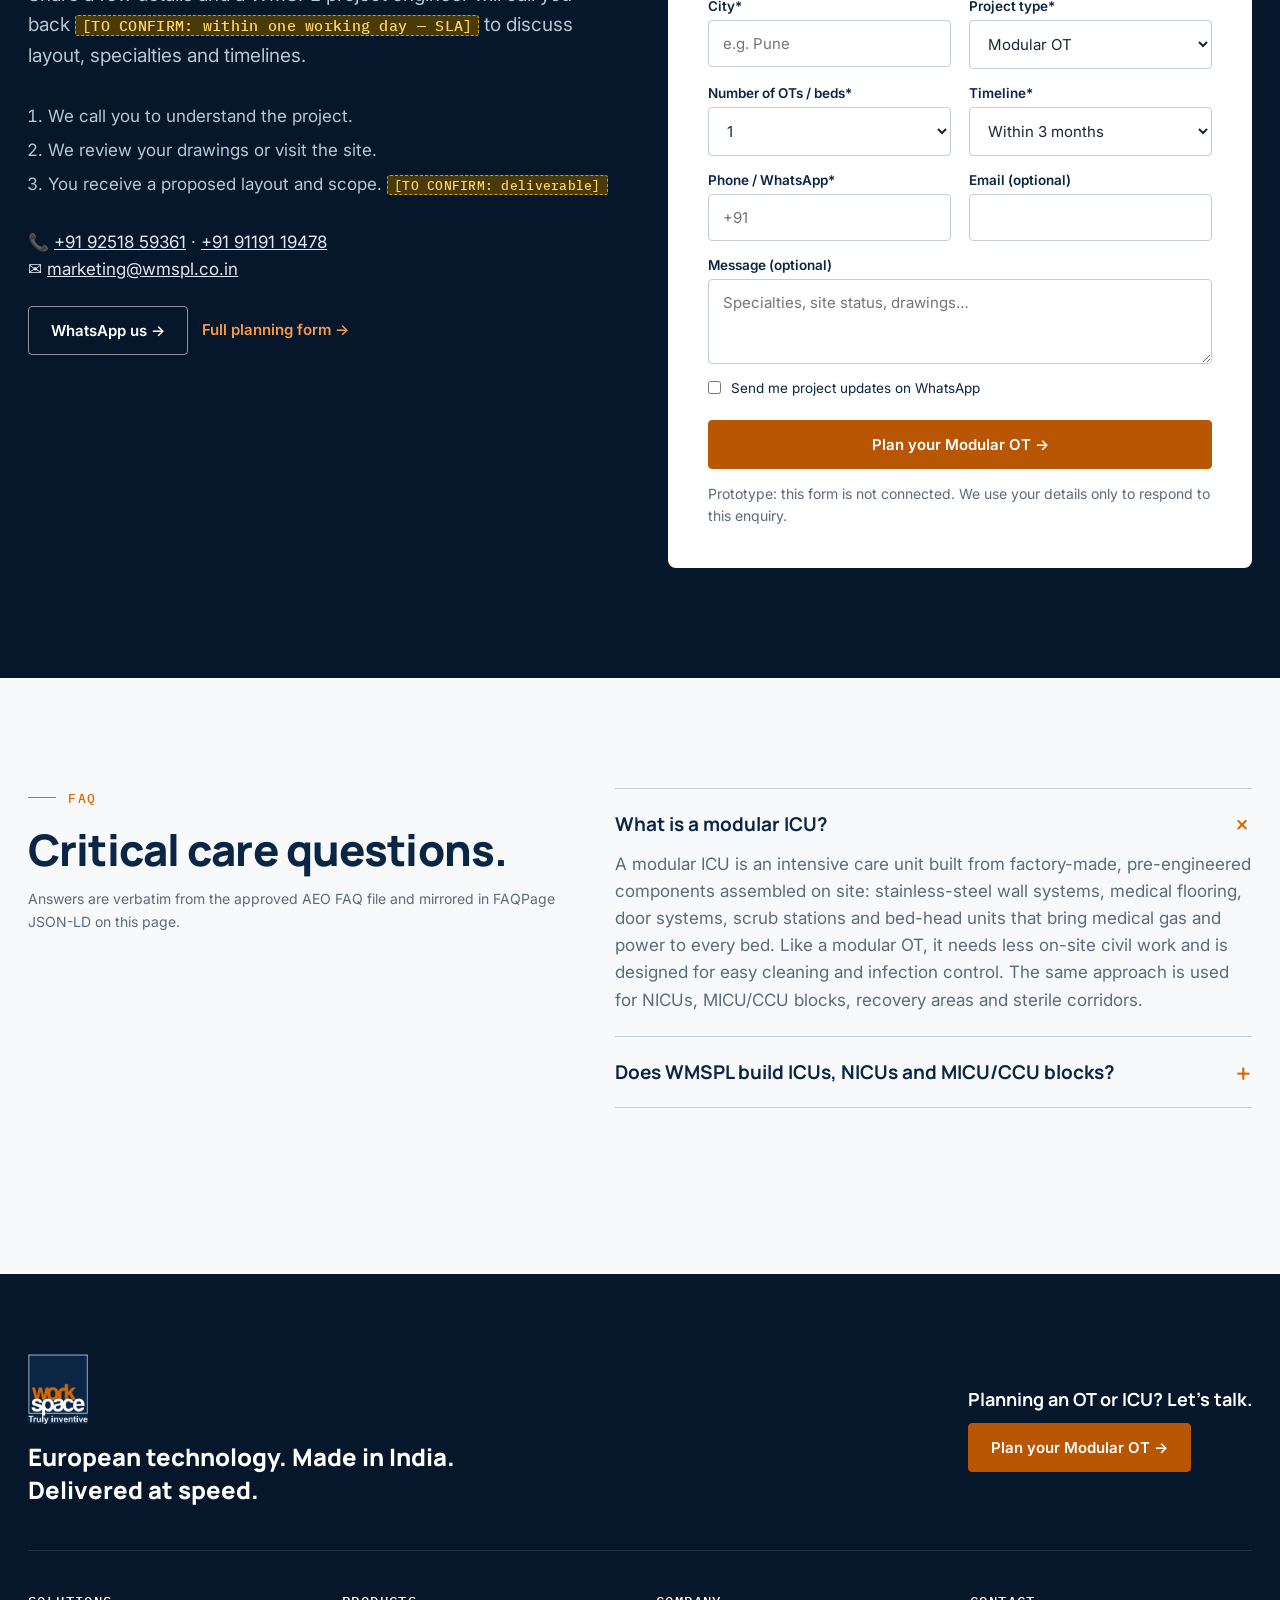
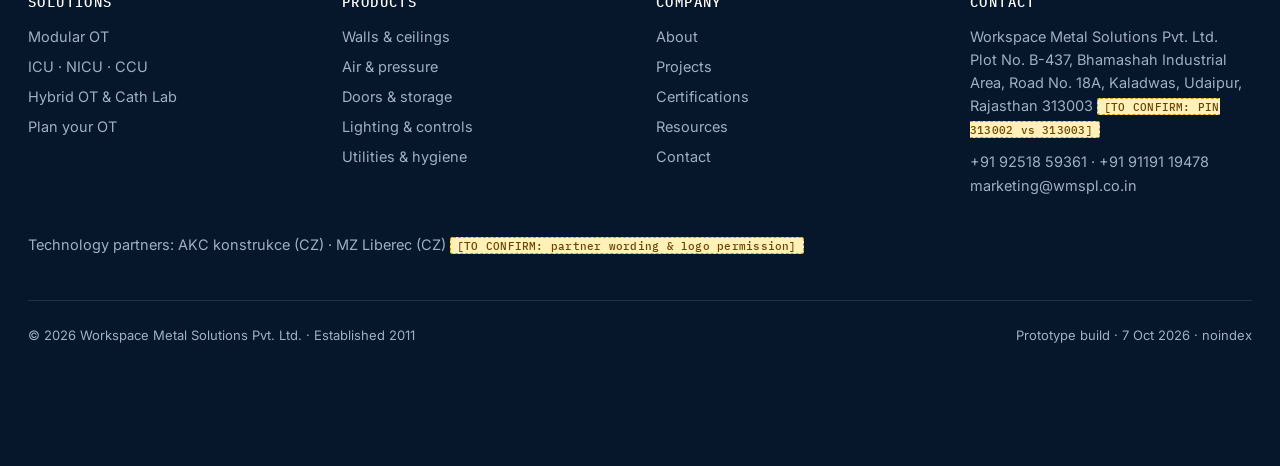
<file: critical-care.html>
<!doctype html><html lang="en"><head><meta charset="utf-8"><meta name="viewport" content="width=device-width,initial-scale=1">
<meta name="robots" content="noindex,nofollow"><title>ICU, NICU, CCU & Critical Care · WMSPL (prototype)</title><meta name="description" content="Modular ICU, NICU, MICU/CCU and recovery environments by WMSPL, Udaipur.">
<link rel="preconnect" href="https://fonts.googleapis.com"><link rel="preconnect" href="https://fonts.gstatic.com" crossorigin>
<link href="https://fonts.googleapis.com/css2?family=Manrope:wght@600;700;800&family=Inter:wght@400;500;600&family=IBM+Plex+Mono:wght@500&display=swap" rel="stylesheet">
<link rel="stylesheet" href="assets/style.css"><script type="application/ld+json">{"@context": "https://schema.org", "@type": "FAQPage", "mainEntity": [{"@type": "Question", "name": "What is a modular ICU?", "acceptedAnswer": {"@type": "Answer", "text": "A modular ICU is an intensive care unit built from factory-made, pre-engineered components assembled on site: stainless-steel wall systems, medical flooring, door systems, scrub stations and bed-head units that bring medical gas and power to every bed. Like a modular OT, it needs less on-site civil work and is designed for easy cleaning and infection control. The same approach is used for NICUs, MICU/CCU blocks, recovery areas and sterile corridors."}}, {"@type": "Question", "name": "Does WMSPL build ICUs, NICUs and MICU/CCU blocks?", "acceptedAnswer": {"@type": "Answer", "text": "Yes. Alongside operation theatres, WMSPL builds critical-care environments. For Sir J.J. Group of Hospitals it developed a 77-bed MICU & CCU with modular stainless-steel systems, medical flooring, door systems, scrub stations and bed-head units, and implemented surgery, ICU, NICU and recovery units over multiple phases. Hedgewar Rugnalaya Hospital's project included an ICU and a sterile corridor. Hospitals planning a critical-care block can specify the number of beds in WMSPL's enquiry form."}}]}</script></head><body>
<div class="proto">PROTOTYPE · Design concept for WMSPL review · Not the live site · Yellow <span class="tf" style="font-size:11px">[TO FILL]</span> tags mark content the team must supply or confirm</div>
<header><div class="wrap nav"><a class="brand" href="index.html"><img src="assets/logo.png" alt="WMSPL logo"><span>Workspace Metal Solutions<small>Truly inventive · Since 2011</small></span></a>
<input type="checkbox" id="mt"><label class="menu-t" for="mt">Menu</label><ul class="links"><li><a href="modular-operation-theatre.html">Modular OT</a></li><li><a href="critical-care.html" class=on>Critical Care</a></li><li><a href="cath-lab-hybrid-ot.html">Hybrid OT</a></li><li><a href="products.html">Products</a></li><li><a href="projects.html">Projects</a></li><li><a href="about.html">About</a></li><li><a href="certifications.html">Certifications</a></li><li><a href="resources.html">Resources</a></li><li><a href="contact.html">Contact</a></li></ul>
<div class="nav-r"><a class="tel" href="tel:+919251859361">+91 92518 59361</a><a class="btn sm" href="plan-your-ot.html">Plan your OT</a></div></div></header>
<main><section class="phero"><div class="wrap" style="position:relative;z-index:1"><div class="crumbs"><a href="index.html">Home</a> / Critical Care</div><div class="eyebrow">ICU · NICU · MICU / CCU · Recovery</div><h1>Critical-care environments built on the same sterile system.</h1><p class="lead">The wall, door, airflow and services systems we build for operation theatres, applied to ICUs, NICUs, MICU/CCU blocks, recovery areas and sterile corridors.</p><div class="cta-row" style="margin-top:34px"><a class="btn" href="plan-your-ot.html">Plan your Modular OT →</a><a class="btn ghost" href="https://wa.me/919251859361">WhatsApp our team</a></div></div></section>
<section><div class="wrap"><div class="g3"><div class="card pcard rv"><div class="ph" >Image placeholder · ICU</div><div class="b"><div class="cat">Intensive care</div><h3>ICU</h3><p>Bed-head units with medical gas and power at every bed, cleanable modular walls and controlled air. <span class="tf">[TO FILL: typical bay size / bed spacing]</span></p></div></div><div class="card pcard rv"><div class="ph" >Image placeholder · NICU</div><div class="b"><div class="cat">Neonatal</div><h3>NICU</h3><p>Hygienic, calm environments for neonatal care, with wall graphic panels for a softer feel. <span class="tf">[TO FILL: NICU-specific features]</span></p></div></div><div class="card pcard rv"><div class="ph" >Image placeholder · MICU / CCU</div><div class="b"><div class="cat">Medical / cardiac</div><h3>MICU / CCU</h3><p>Complete blocks — e.g. a 77-bed MICU & CCU at Sir J.J. Group of Hospitals (multi-phase).</p></div></div><div class="card pcard rv"><div class="ph" >Image placeholder · Recovery</div><div class="b"><div class="cat">Post-op</div><h3>Recovery</h3><p>Recovery bays planned next to the OT suite, served by bed-head units and pendants.</p></div></div><div class="card pcard rv"><div class="ph" >Image placeholder · Sterile corridors</div><div class="b"><div class="cat">Circulation</div><h3>Sterile corridors</h3><p>Sealed, pressurised corridors linking OTs, ICU and CSSD.</p></div></div><div class="card pcard rv"><div class="ph" >Image placeholder · Isolation rooms</div><div class="b"><div class="cat">Isolation</div><h3>Isolation rooms</h3><p><span class="tf">[TO FILL: confirm WMSPL offers isolation / negative-pressure rooms]</span></p></div></div></div></div></section>
<section class="mist"><div class="wrap g2"><div><div class="eyebrow">System for critical care</div><h2>Same components. Different workflow.</h2><p class="lead">Modular walls, medical flooring, hermetic doors, scrub stations, bed-head units, ORbeX™ pendants and medical gas with MZ Liberec.</p><a class="arrow" style="display:inline-block;margin-top:20px" href="products.html">See the products →</a></div><div><div class="ph" >Image placeholder · ICU bay row with WMSPL bed-head units, soft daylight</div></div></div></section>
<section><div class="wrap"><div class="eyebrow">Critical-care projects</div><h2 style="margin-bottom:30px">Delivered</h2><div class="g3"><div class="card"><h3>Sir J.J. Group of Hospitals</h3><p>Surgery, ICU, NICU, recovery; 77-bed MICU & CCU (multi-phase). <span class="tf">[TO CONFIRM: city: Mumbai]</span></p></div><div class="card"><h3>Hedgewar Rugnalaya Hospital</h3><p>11 modular OTs, ICU and sterile corridor. <span class="tf">[TO CONFIRM: city]</span></p></div><div class="card"><h3>Nanavati Max Super Speciality Hospital</h3><p>Cath lab with bed-head units. <span class="tf">[TO CONFIRM: city]</span></p></div></div></div></section><section class="ink" id="enquiry"><div class="wrap g2"><div><div class="eyebrow">Plan your modular OT</div><h2>Tell us about your theatre. We'll help you plan it.</h2><p class="lead">Share a few details and a WMSPL project engineer will call you back <span class="tf">[TO CONFIRM: within one working day — SLA]</span> to discuss layout, specialties and timelines.</p>
<ol style="margin:28px 0 0 20px;color:#b9c6d4;line-height:2"><li>We call you to understand the project.</li><li>We review your drawings or visit the site.</li><li>You receive a proposed layout and scope. <span class="tf">[TO CONFIRM: deliverable]</span></li></ol>
<p style="margin-top:28px">📞 <a href="tel:+919251859361">+91 92518 59361</a> · <a href="tel:+919119119478">+91 91191 19478</a><br>✉ <a href="mailto:marketing@wmspl.co.in">marketing@wmspl.co.in</a></p>
<div class="cta-row" style="margin-top:22px"><a class="btn ghost" href="https://wa.me/919251859361?text=Hi%20WMSPL%2C%20I%27d%20like%20to%20plan%20a%20modular%20OT">WhatsApp us →</a><a class="arrow" href="plan-your-ot.html">Full planning form →</a></div></div>
<form class="form" onsubmit="event.preventDefault();this.querySelector('.ok').style.display='block'"><h3 style="margin-bottom:22px">Project enquiry</h3>
<div class="row"><label>Full name*<input required placeholder="Dr. / Mr. / Ms. …"></label><label>Hospital / Institution*<input required placeholder="e.g. City General Hospital"></label></div>
<div class="row"><label>City*<input required placeholder="e.g. Pune"></label><label>Project type*<select><option>Modular OT</option><option>ICU / Critical Care</option><option>NICU</option><option>MICU / CCU</option><option>Cath Lab / Hybrid OT</option><option>Sterile Corridor</option><option>OT + ICU block</option><option>Other</option></select></label></div>
<div class="row"><label>Number of OTs / beds*<select><option>1</option><option>2–3</option><option>4–6</option><option>7–10</option><option>10+</option><option>Not sure yet</option></select></label><label>Timeline*<select><option>Within 3 months</option><option>3–6 months</option><option>6–12 months</option><option>Planning / budgetary stage</option></select></label></div>
<div class="row"><label>Phone / WhatsApp*<input required placeholder="+91"></label><label>Email (optional)<input type="email"></label></div>
<label>Message (optional)<textarea rows="3" placeholder="Specialties, site status, drawings…"></textarea></label>
<label class="chk"><input type="checkbox"> Send me project updates on WhatsApp</label>
<button class="btn" type="submit">Plan your Modular OT →</button>
<p class="note">Prototype: this form is not connected. We use your details only to respond to this enquiry.</p>
<div class="ok">Thank you. Your enquiry has reached our project team (prototype — nothing was sent). Need us sooner? <a href="https://wa.me/919251859361">WhatsApp +91 92518 59361</a>.</div></form></div></section><section><div class="wrap head" style="align-items:start"><div><div class="eyebrow">FAQ</div><h2>Critical care questions.</h2><p class="note">Answers are verbatim from the approved AEO FAQ file and mirrored in FAQPage JSON-LD on this page.</p></div><div class="faq"><details open><summary>What is a modular ICU?</summary><p>A modular ICU is an intensive care unit built from factory-made, pre-engineered components assembled on site: stainless-steel wall systems, medical flooring, door systems, scrub stations and bed-head units that bring medical gas and power to every bed. Like a modular OT, it needs less on-site civil work and is designed for easy cleaning and infection control. The same approach is used for NICUs, MICU/CCU blocks, recovery areas and sterile corridors.</p></details><details><summary>Does WMSPL build ICUs, NICUs and MICU/CCU blocks?</summary><p>Yes. Alongside operation theatres, WMSPL builds critical-care environments. For Sir J.J. Group of Hospitals it developed a 77-bed MICU &amp; CCU with modular stainless-steel systems, medical flooring, door systems, scrub stations and bed-head units, and implemented surgery, ICU, NICU and recovery units over multiple phases. Hedgewar Rugnalaya Hospital&#x27;s project included an ICU and a sterile corridor. Hospitals planning a critical-care block can specify the number of beds in WMSPL&#x27;s enquiry form.</p></details></div></div></section></main>
<footer><div class="wrap"><div class="ftop"><div><img src="assets/logo-white.png" alt="WMSPL" style="height:70px;margin-bottom:16px"><div class="tag-l">European technology. Made in India. Delivered at speed.</div></div><div><p style="color:#fff;font:700 18px Manrope;margin-bottom:12px">Planning an OT or ICU? Let's talk.</p><a class="btn" href="plan-your-ot.html">Plan your Modular OT →</a></div></div>
<div class="fgrid"><div><h4>Solutions</h4><ul><li><a href="modular-operation-theatre.html">Modular OT</a></li><li><a href="critical-care.html">ICU · NICU · CCU</a></li><li><a href="cath-lab-hybrid-ot.html">Hybrid OT & Cath Lab</a></li><li><a href="plan-your-ot.html">Plan your OT</a></li></ul></div>
<div><h4>Products</h4><ul><li><a href="products.html#walls">Walls & ceilings</a></li><li><a href="products.html#air">Air & pressure</a></li><li><a href="products.html#doors">Doors & storage</a></li><li><a href="products.html#light">Lighting & controls</a></li><li><a href="products.html#util">Utilities & hygiene</a></li></ul></div>
<div><h4>Company</h4><ul><li><a href="about.html">About</a></li><li><a href="projects.html">Projects</a></li><li><a href="certifications.html">Certifications</a></li><li><a href="resources.html">Resources</a></li><li><a href="contact.html">Contact</a></li></ul></div>
<div><h4>Contact</h4><p>Workspace Metal Solutions Pvt. Ltd.<br>Plot No. B-437, Bhamashah Industrial Area, Road No. 18A, Kaladwas, Udaipur, Rajasthan 313003 <span class="tf">[TO CONFIRM: PIN 313002 vs 313003]</span></p><p style="margin-top:10px"><a href="tel:+919251859361">+91 92518 59361</a> · <a href="tel:+919119119478">+91 91191 19478</a><br><a href="mailto:marketing@wmspl.co.in">marketing@wmspl.co.in</a></p></div></div>
<p style="margin-top:36px">Technology partners: AKC konstrukce (CZ) · MZ Liberec (CZ) <span class="tf">[TO CONFIRM: partner wording & logo permission]</span></p>
<div class="legal"><span>© 2026 Workspace Metal Solutions Pvt. Ltd. · Established 2011</span><span>Prototype build · 7 Oct 2026 · noindex</span></div></div></footer>
<a class="wa" href="https://wa.me/919251859361">💬 Chat on WhatsApp</a>
<nav class="mbar"><a href="tel:+919251859361">Call</a><a href="https://wa.me/919251859361">WhatsApp</a><a href="plan-your-ot.html">Plan your OT</a></nav>
<script>const io=new IntersectionObserver(e=>e.forEach(x=>{if(x.isIntersecting){x.target.classList.add('in');io.unobserve(x.target)}}),{threshold:.12});document.querySelectorAll('.rv').forEach(el=>io.observe(el));</script>
</body></html>
</file>
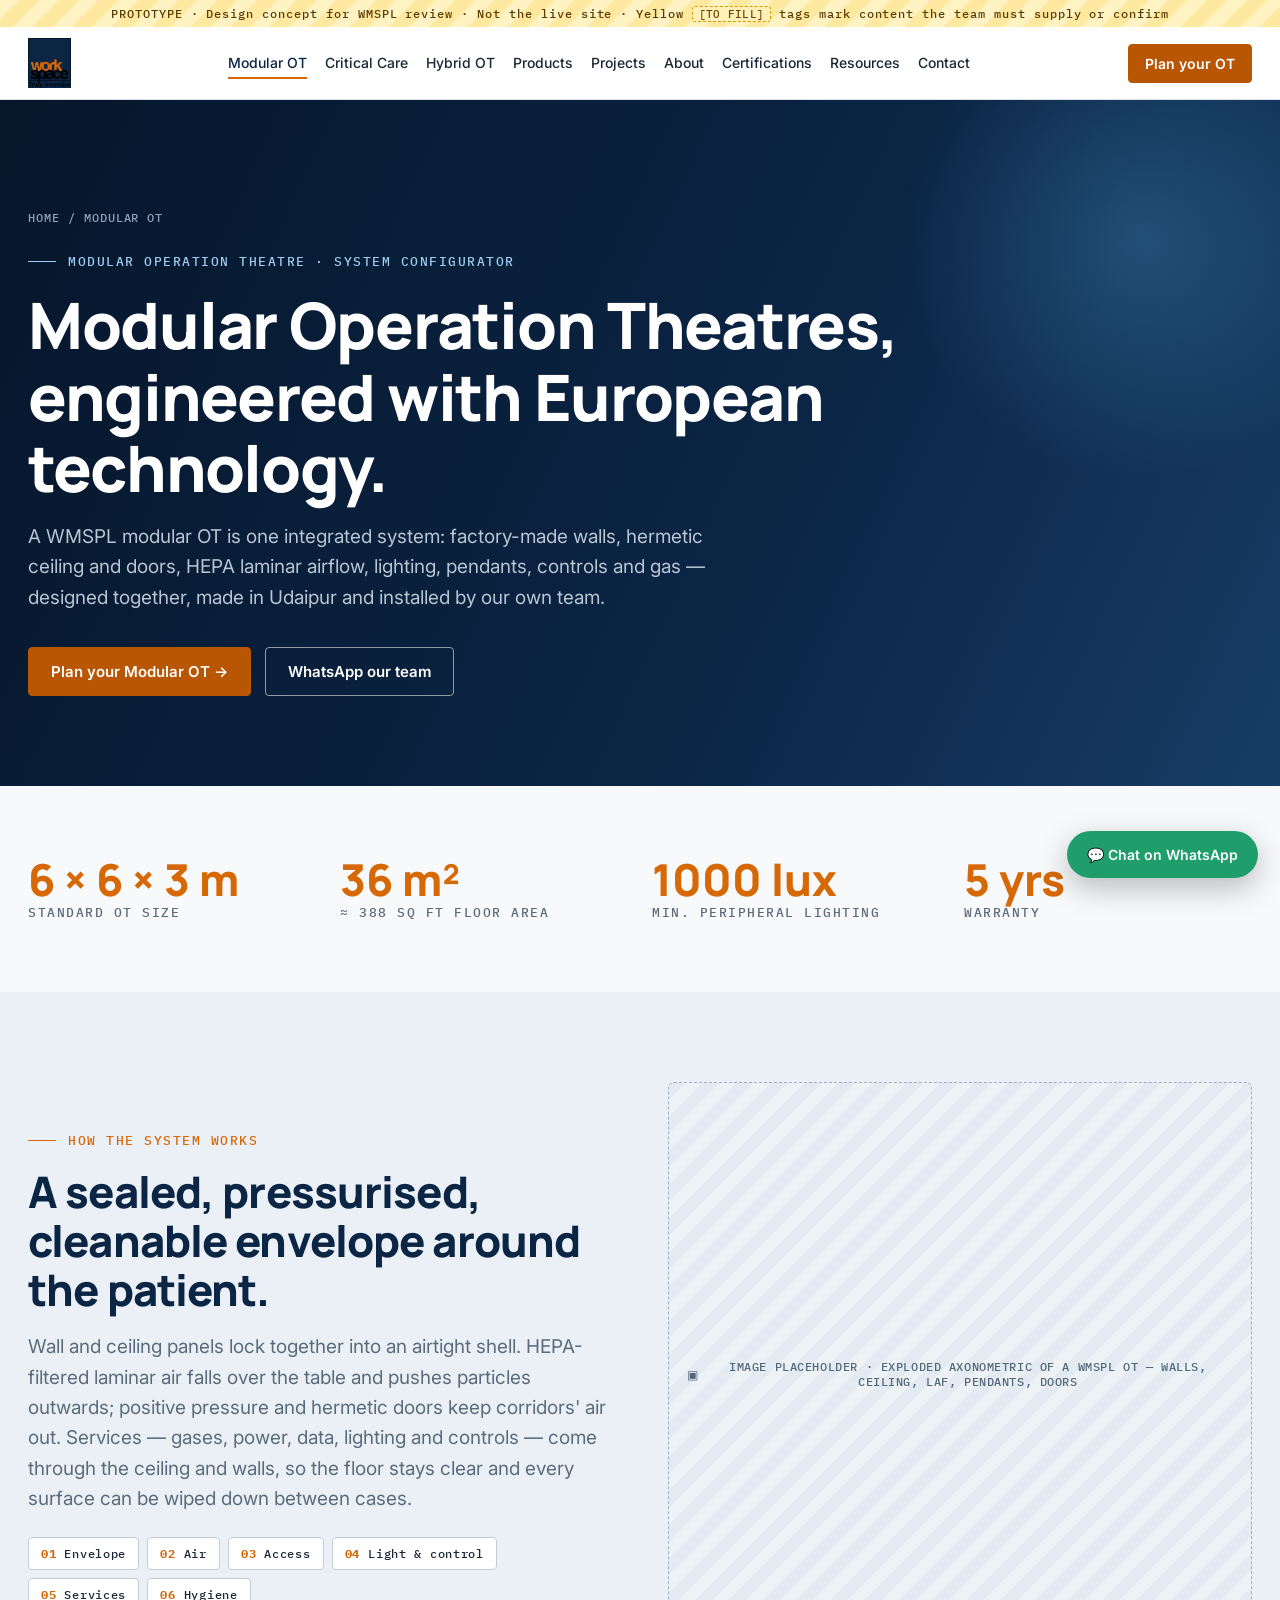
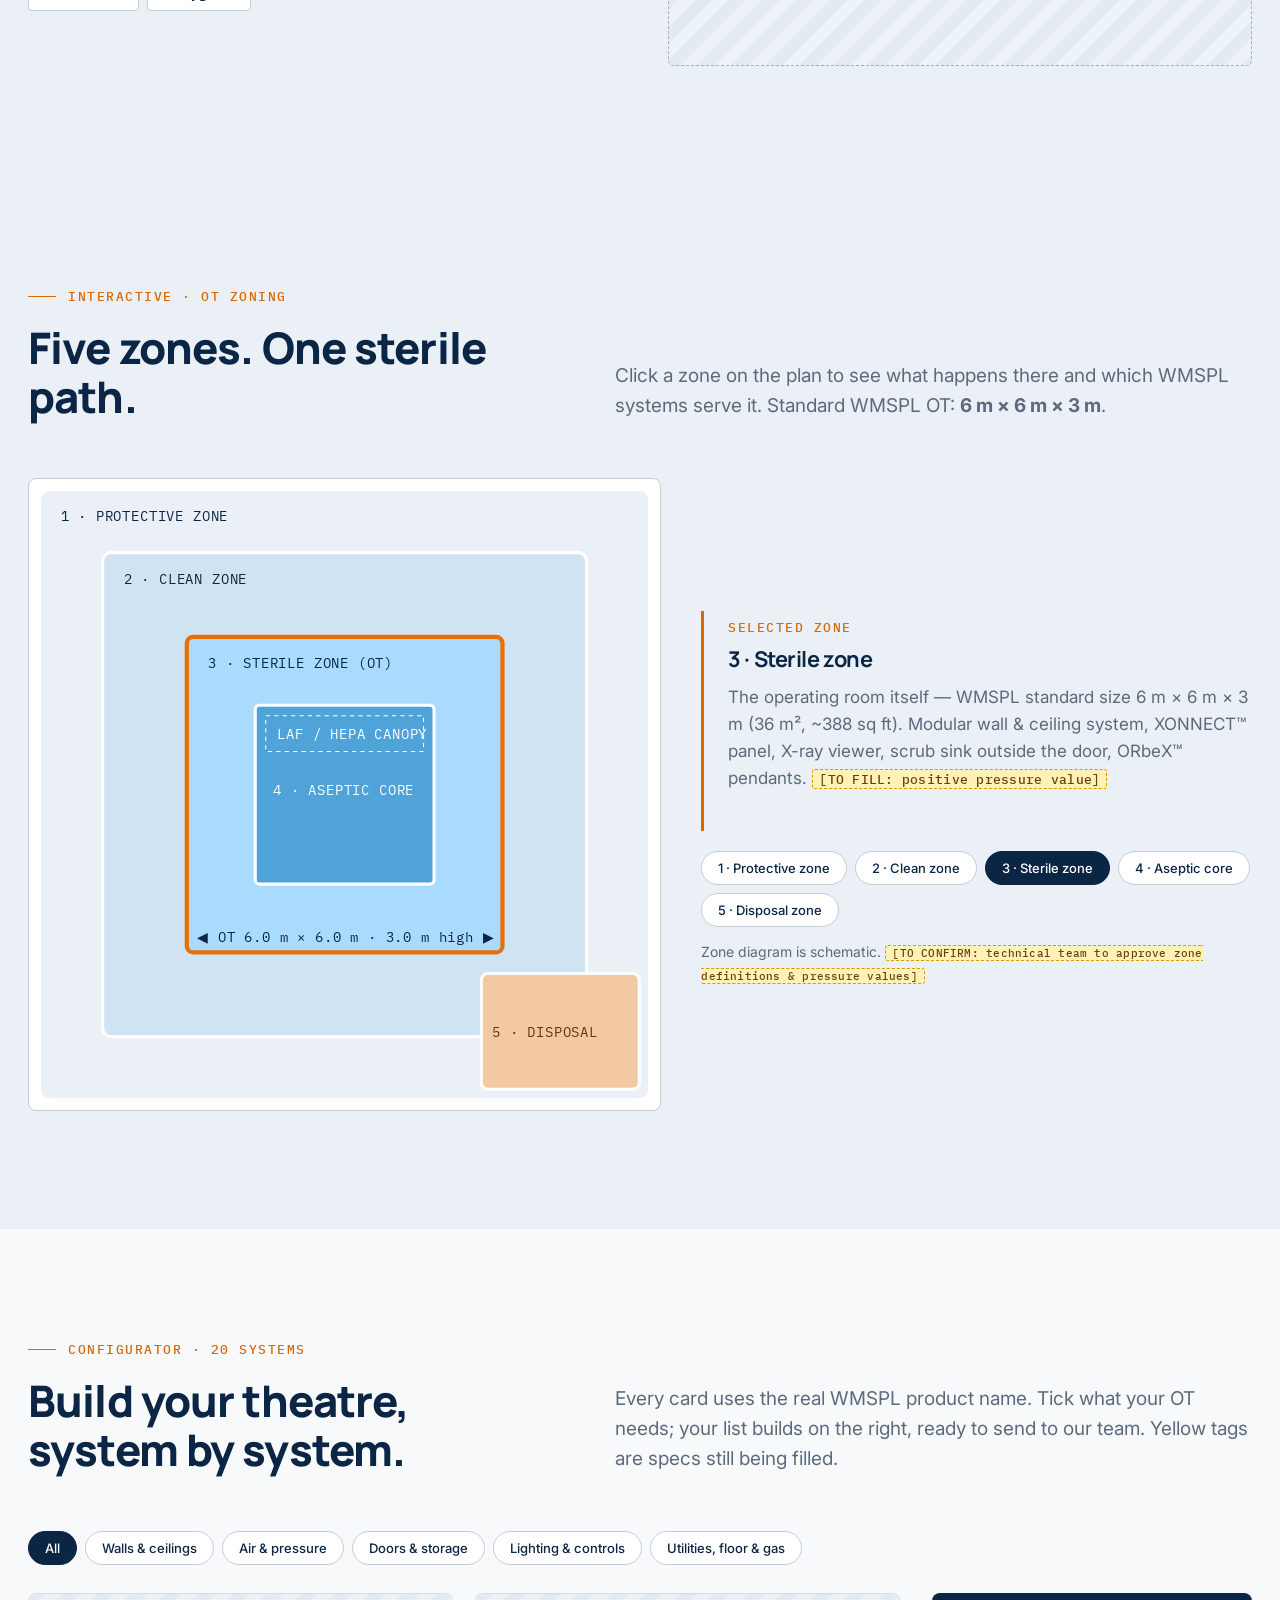
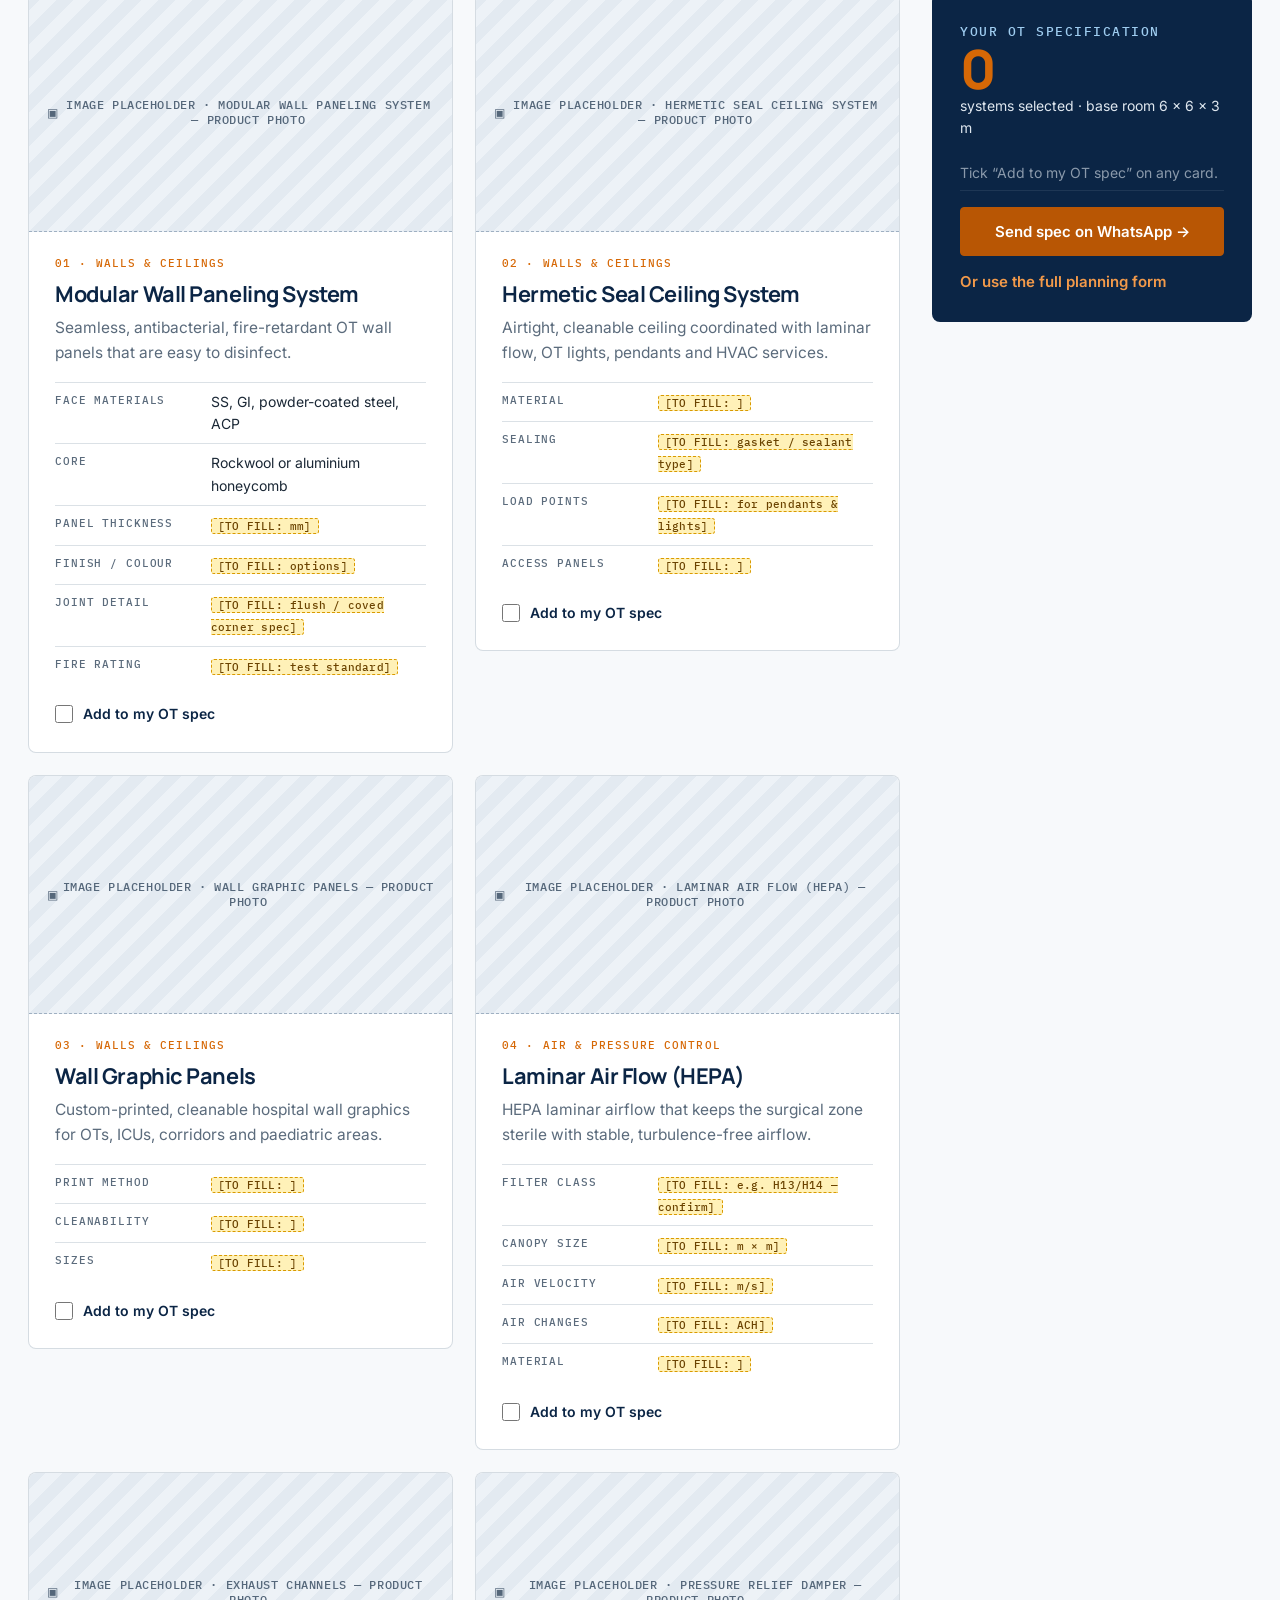
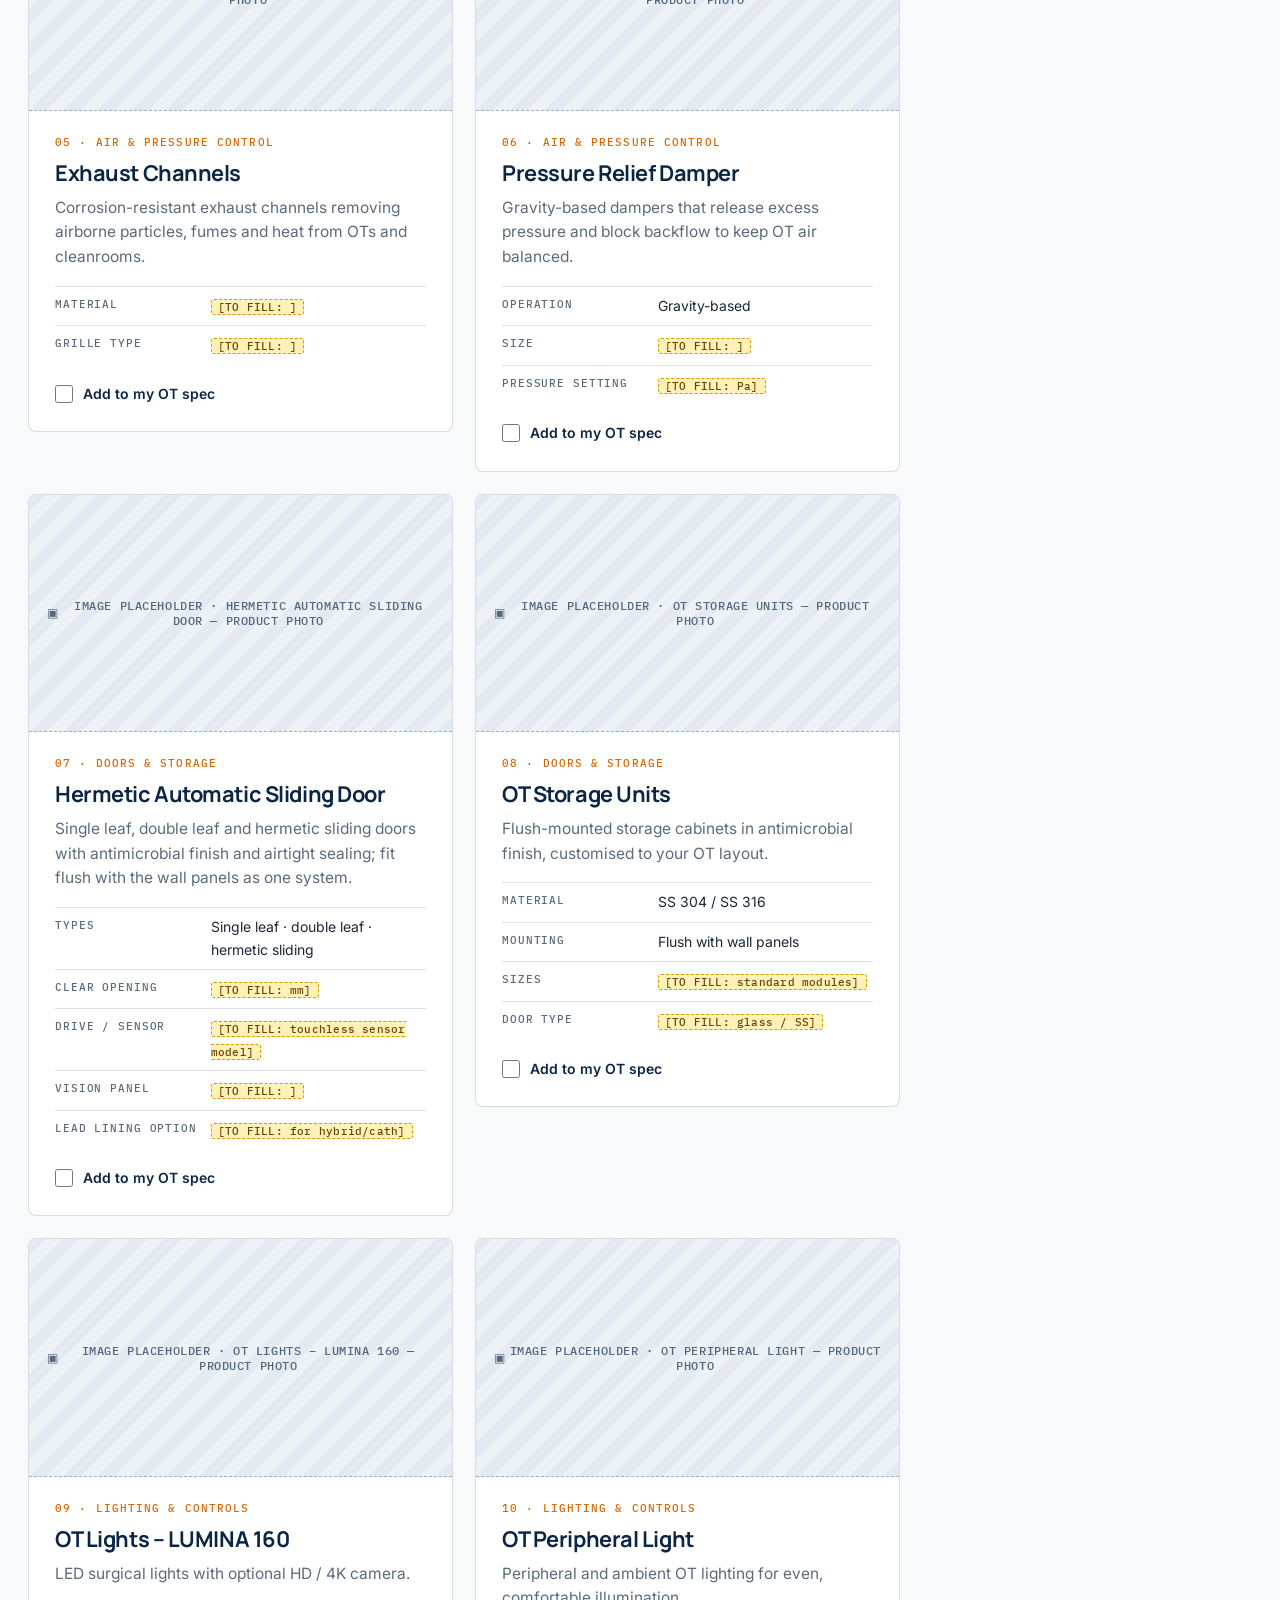
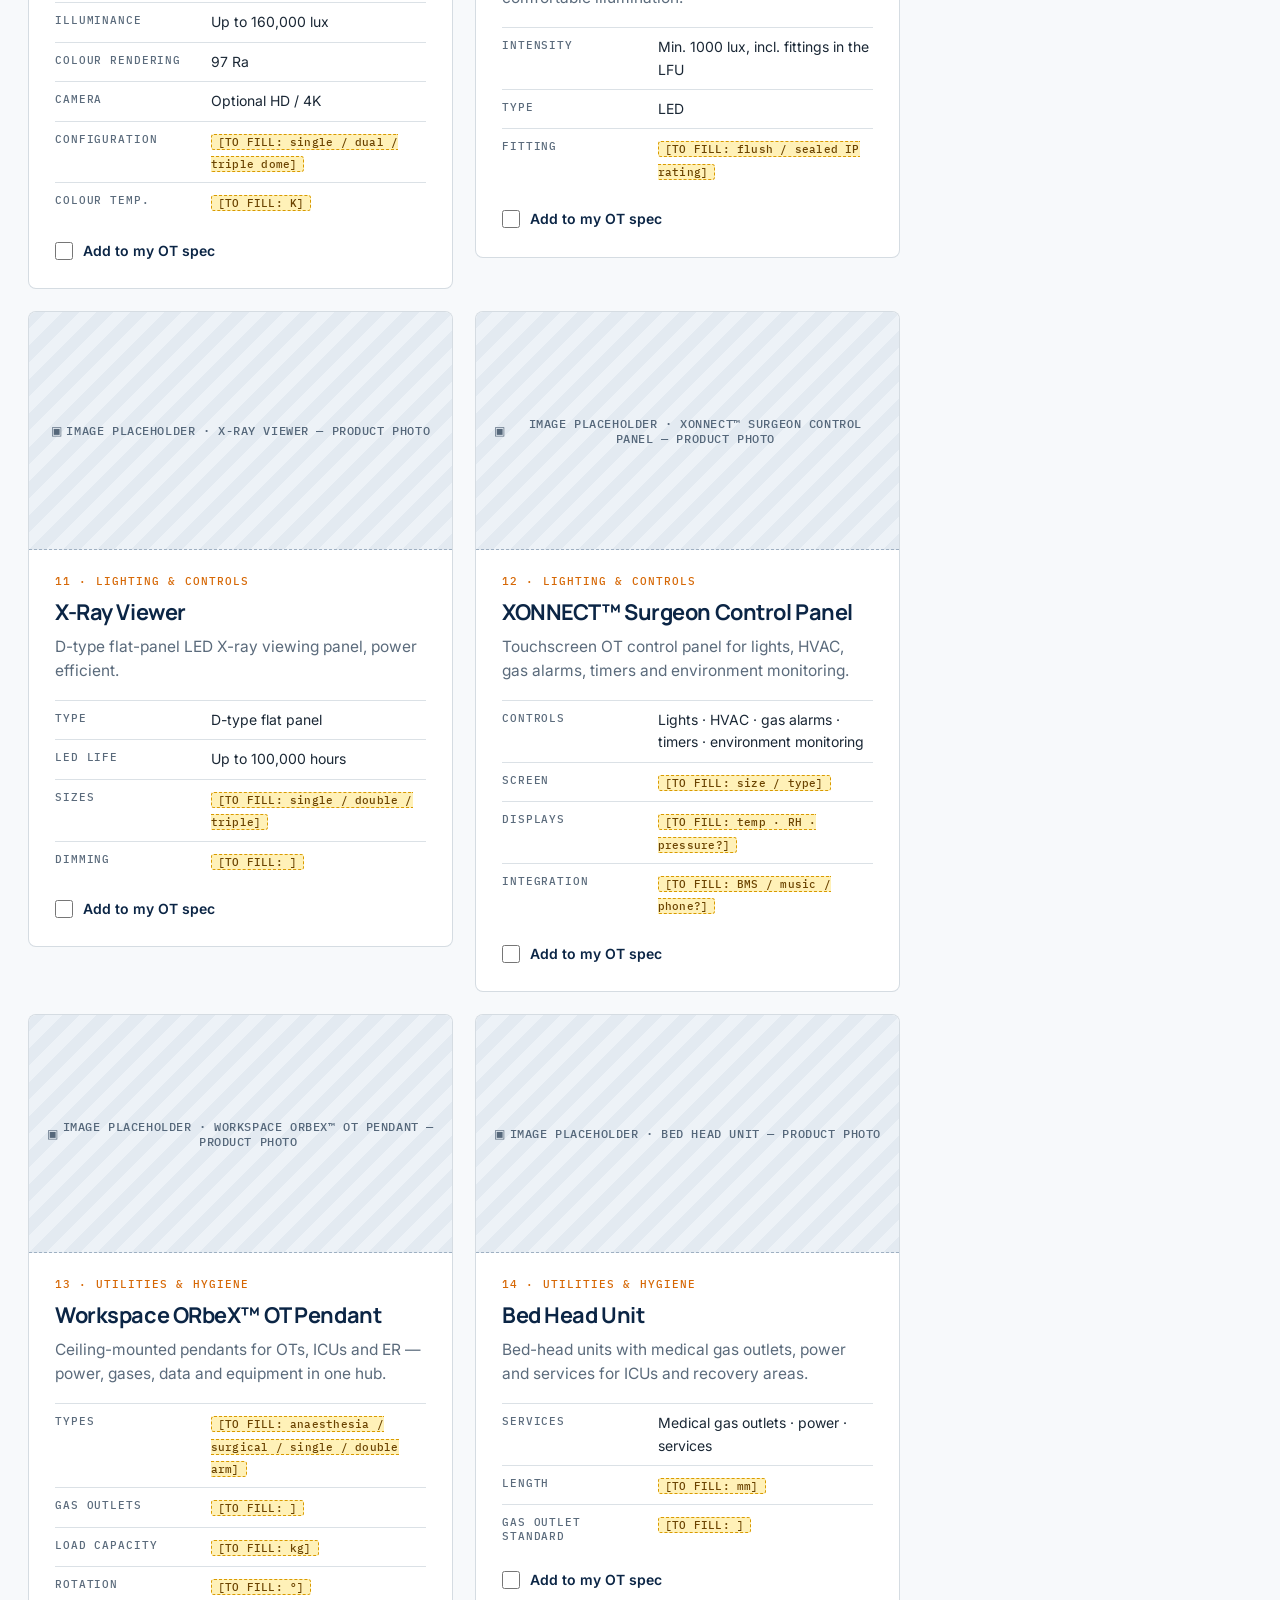
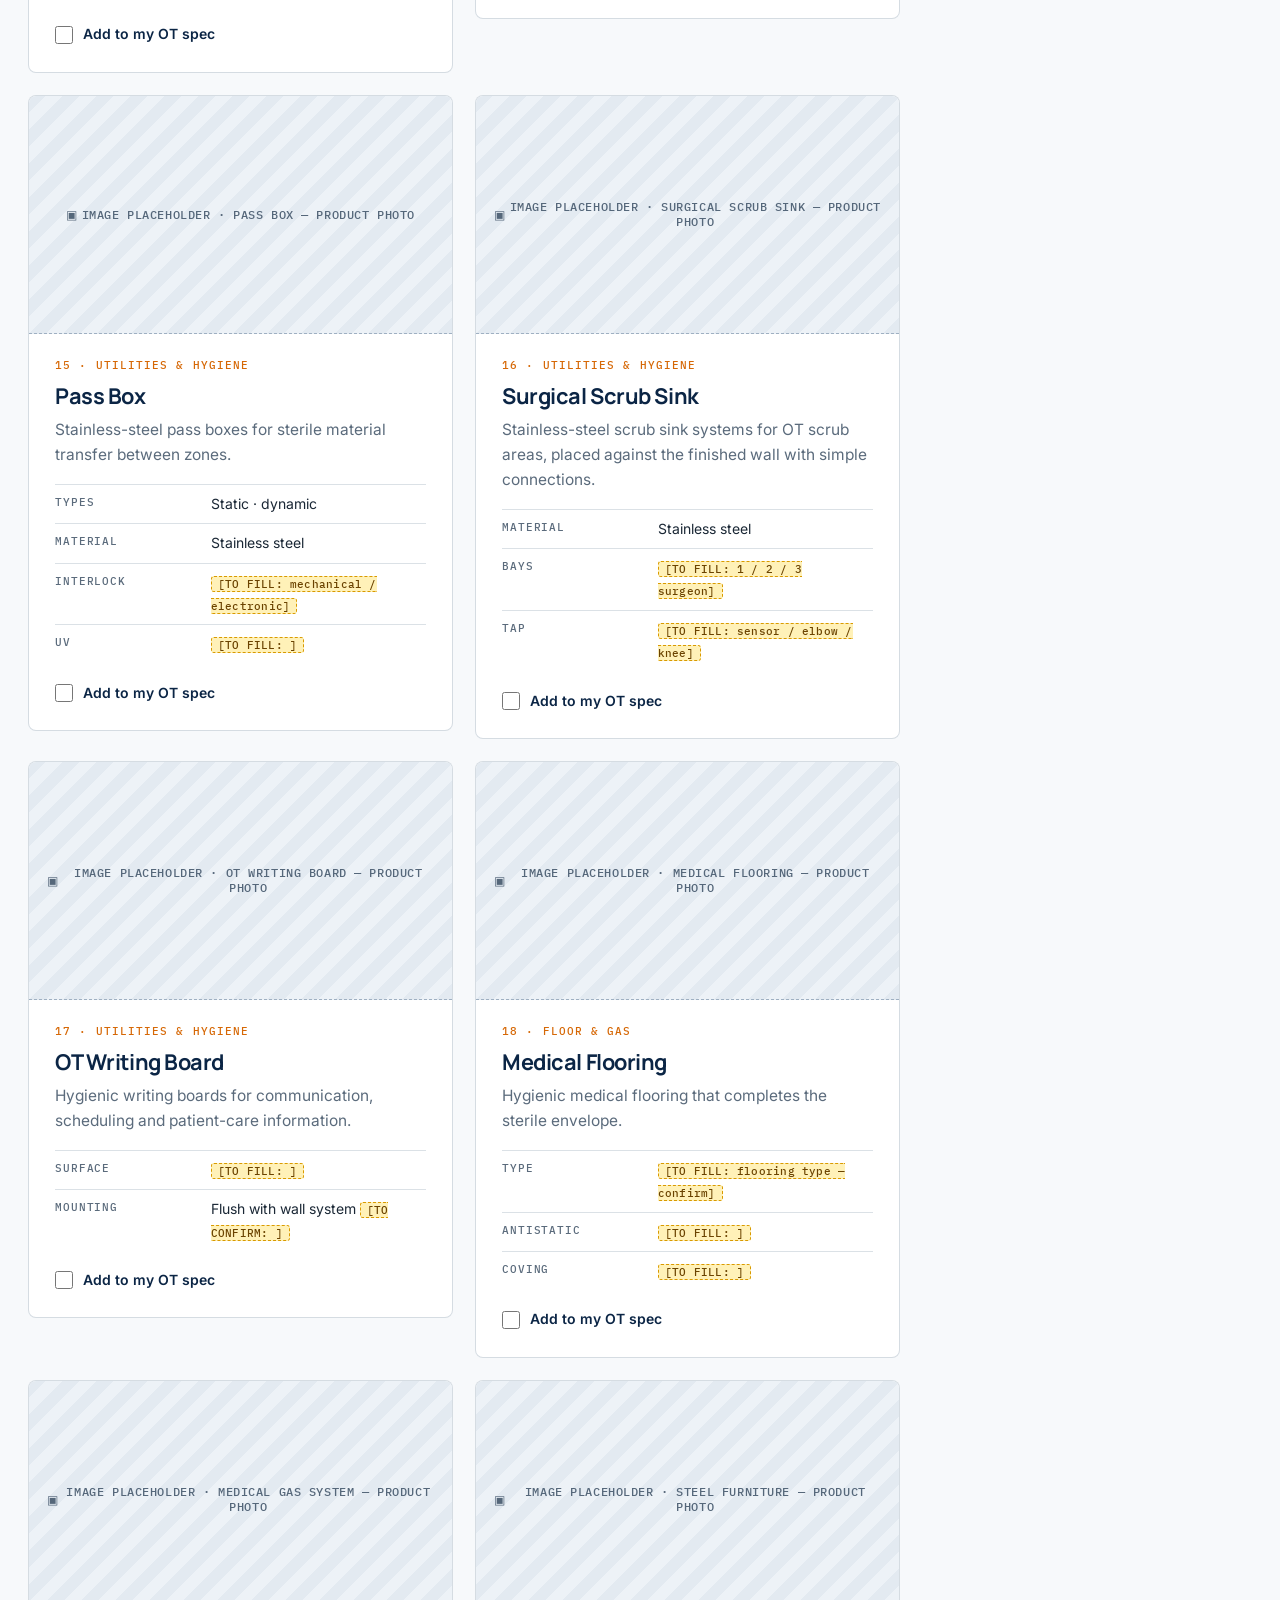
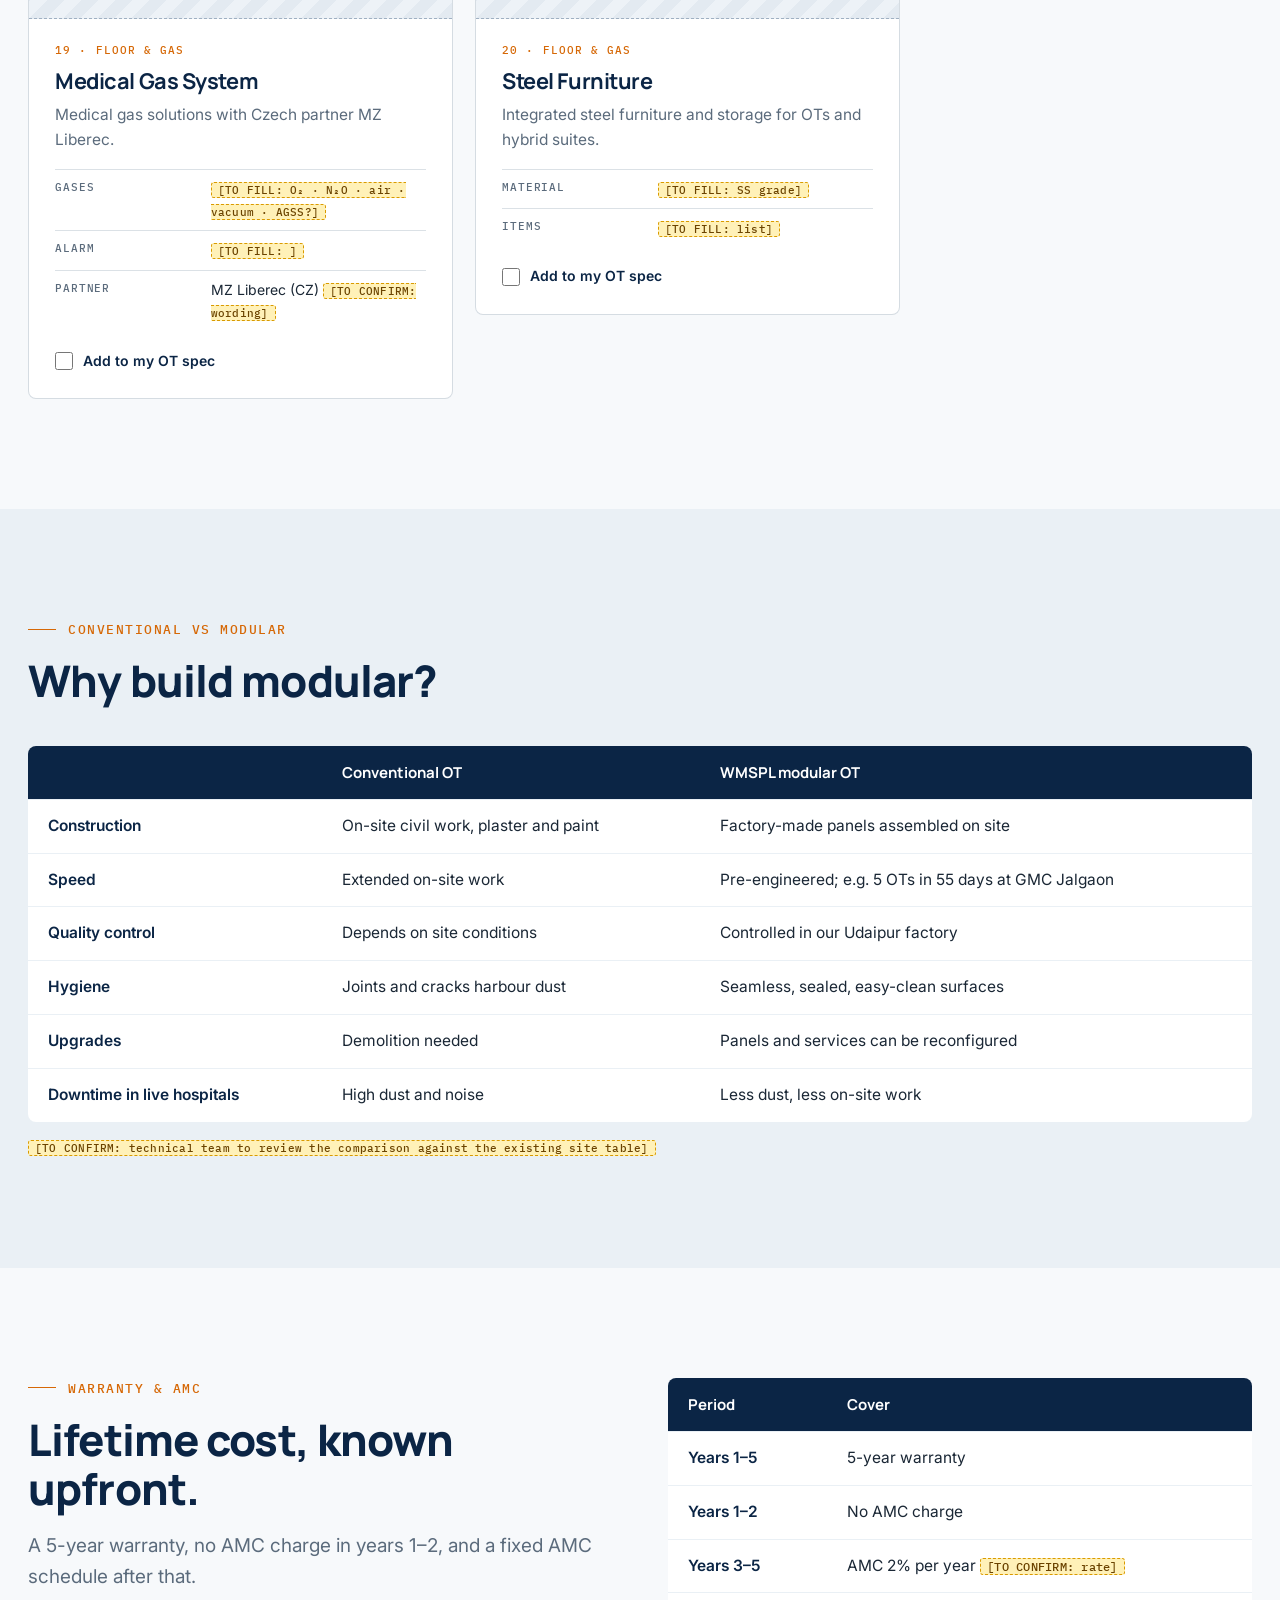
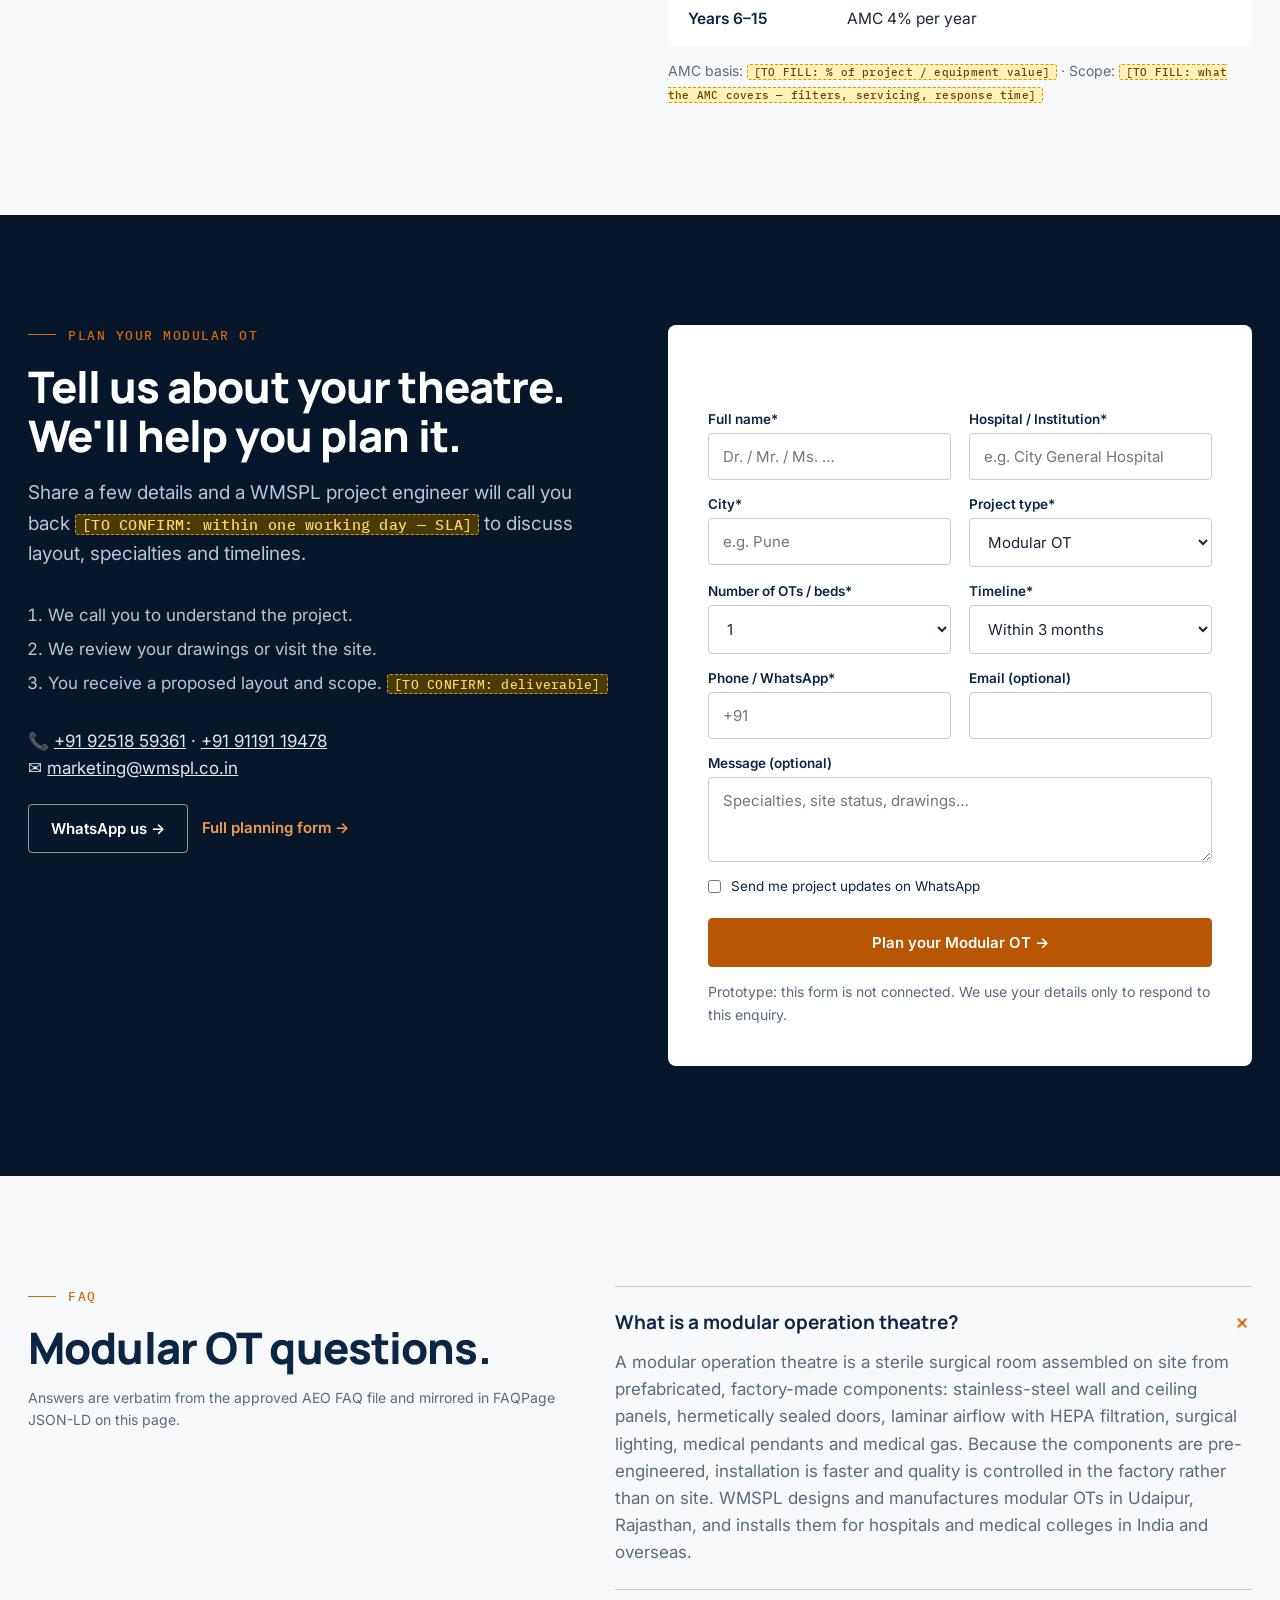
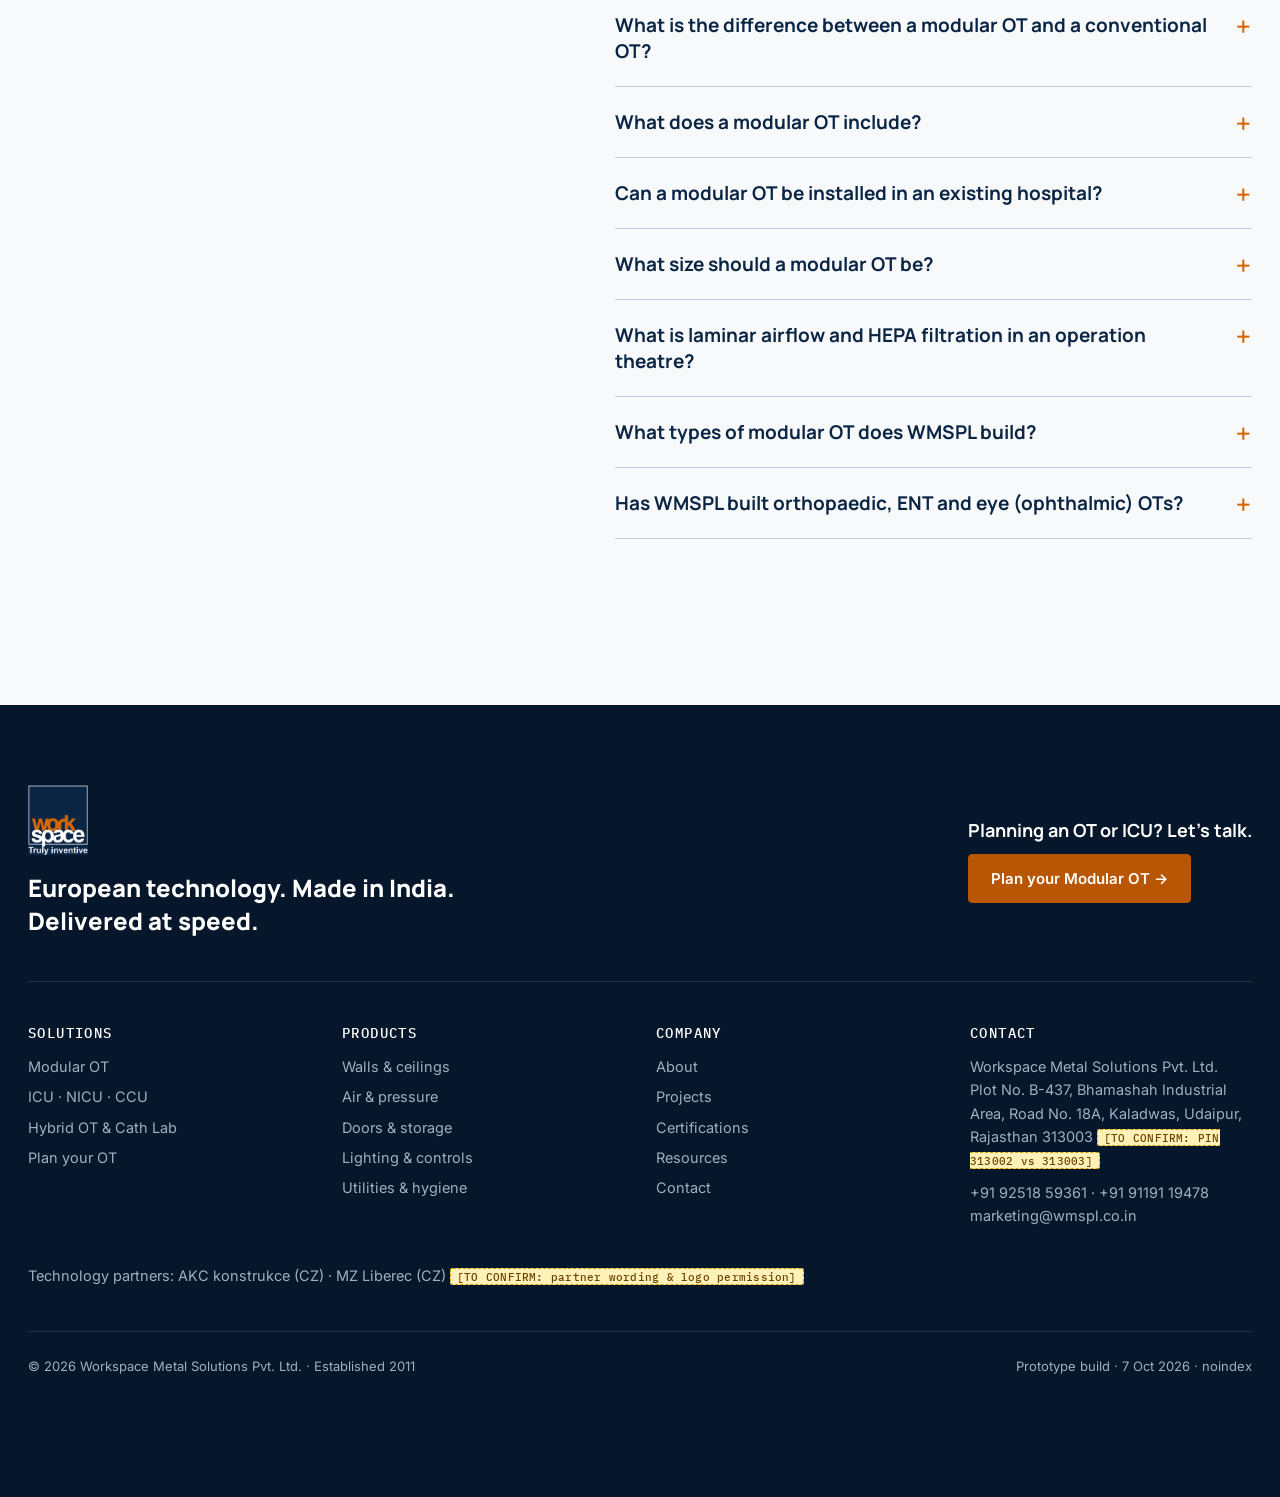
<file: modular-operation-theatre.html>
<!doctype html><html lang="en"><head><meta charset="utf-8"><meta name="viewport" content="width=device-width,initial-scale=1">
<meta name="robots" content="noindex,nofollow"><title>Modular Operation Theatre · WMSPL (prototype)</title><meta name="description" content="The WMSPL modular operation theatre system: walls, hermetic ceiling, HEPA laminar airflow, doors, lights, pendants and controls. Standard 6 x 6 x 3 m.">
<link rel="preconnect" href="https://fonts.googleapis.com"><link rel="preconnect" href="https://fonts.gstatic.com" crossorigin>
<link href="https://fonts.googleapis.com/css2?family=Manrope:wght@600;700;800&family=Inter:wght@400;500;600&family=IBM+Plex+Mono:wght@500&display=swap" rel="stylesheet">
<link rel="stylesheet" href="assets/style.css"><script type="application/ld+json">{"@context": "https://schema.org", "@type": "FAQPage", "mainEntity": [{"@type": "Question", "name": "What is a modular operation theatre?", "acceptedAnswer": {"@type": "Answer", "text": "A modular operation theatre is a sterile surgical room assembled on site from prefabricated, factory-made components: stainless-steel wall and ceiling panels, hermetically sealed doors, laminar airflow with HEPA filtration, surgical lighting, medical pendants and medical gas. Because the components are pre-engineered, installation is faster and quality is controlled in the factory rather than on site. WMSPL designs and manufactures modular OTs in Udaipur, Rajasthan, and installs them for hospitals and medical colleges in India and overseas."}}, {"@type": "Question", "name": "What is the difference between a modular OT and a conventional OT?", "acceptedAnswer": {"@type": "Answer", "text": "A conventional OT is built on site with civil construction. A modular OT is assembled on site from prefabricated, pre-engineered components. As a result, modular OTs usually install faster, with more consistent quality control, an environment that is easier to keep sterile, and easier modification or upgrade later. Conventional OTs involve more on-site work, dust and disruption. The trade-offs are a higher initial cost and the need for specialised maintenance. WMSPL's comparison table also covers design adaptability, material wastage, running costs and equipment integration."}}, {"@type": "Question", "name": "What does a modular OT include?", "acceptedAnswer": {"@type": "Answer", "text": "A complete WMSPL modular OT includes a stainless-steel wall and ceiling system, hermetically sealed sliding doors, laminar airflow with HEPA filtration, surgical and peripheral lighting, medical pendants, a touch control panel with touchless sensors, an X-ray viewer, scrub stations, medical flooring, steel furniture and medical gas outlets. Each component is designed to fit the others as one system. WMSPL's sliding doors fit flush with the wall panels to form a uniform surface, and peripheral lighting is specified at a minimum of 1000 lux. The exact configuration is planned around the specialty and the room."}}, {"@type": "Question", "name": "Can a modular OT be installed in an existing hospital?", "acceptedAnswer": {"@type": "Answer", "text": "Yes. Modular OTs suit new buildings and upgrades of existing theatres, because factory-made components need less on-site civil work and cause less dust and downtime. WMSPL designs its modular OTs for rapid installation and easy upgrades in active hospital settings. Feasibility depends on the existing room's dimensions, ceiling height and the space available for air handling and services. A survey of the existing structure, services and access routes is usually the first step. Hospitals can share drawings of the existing space through WMSPL's enquiry form."}}, {"@type": "Question", "name": "What size should a modular OT be?", "acceptedAnswer": {"@type": "Answer", "text": "The standard WMSPL modular OT is 6 m long, 6 m wide and 3 m high, giving 36 m² of floor area, or about 388 sq ft. This is the typical standard size for planning, while final dimensions can vary by specialty and site requirements during design. Final dimensions are set during layout design, together with the hospital's architect and the equipment list."}}, {"@type": "Question", "name": "What is laminar airflow and HEPA filtration in an operation theatre?", "acceptedAnswer": {"@type": "Answer", "text": "Laminar airflow (LAF) is a steady, low-turbulence, one-directional flow of filtered air, usually delivered downward from a ceiling unit over the operating table, that sweeps airborne particles away from the surgical site. HEPA (high-efficiency particulate air) filters clean that air; under the common definition, they capture at least 99.97% of particles 0.3 microns in size. Together they help control airborne contamination, which matters most in infection-sensitive surgery. WMSPL supplies laminar airflow and HEPA systems as part of its modular OTs; the ENT OT it supplied to IGMC, for example, was equipped with laminar airflow."}}, {"@type": "Question", "name": "What types of modular OT does WMSPL build?", "acceptedAnswer": {"@type": "Answer", "text": "WMSPL plans modular OTs for nine specialties: general surgery, orthopaedic and joint replacement, cardiac, neurosurgery, laparoscopic, gynaecology and obstetric, ENT, ophthalmic, and urology. Each theatre is developed around procedure-specific workflow, equipment requirements, clinical access and controlled surgical conditions. WMSPL also builds cath labs and hybrid operating theatres that combine surgery with imaging. Specialty-specific planning points for each OT type are set with the hospital's surgical team during design."}}, {"@type": "Question", "name": "Has WMSPL built orthopaedic, ENT and eye (ophthalmic) OTs?", "acceptedAnswer": {"@type": "Answer", "text": "Yes. WMSPL delivered an orthopaedic modular OT at Max Hospital, Mohali, with controlled air quality, medical gas support and hospital-grade finishes, plus orthopaedic and paediatric OTs at B.J. Govt. Medical College & Sassoon General Hospital. It installed surgery, ENT and ophthalmology OTs at Vilasrao Deshmukh Govt. Medical College, Latur, and supplied an ENT OT with laminar airflow to IGMC. For gynaecology, WMSPL developed gynaecology, general and minor OTs at OMA Hospital."}}]}</script></head><body>
<div class="proto">PROTOTYPE · Design concept for WMSPL review · Not the live site · Yellow <span class="tf" style="font-size:11px">[TO FILL]</span> tags mark content the team must supply or confirm</div>
<header><div class="wrap nav"><a class="brand" href="index.html"><img src="assets/logo.png" alt="WMSPL logo"><span>Workspace Metal Solutions<small>Truly inventive · Since 2011</small></span></a>
<input type="checkbox" id="mt"><label class="menu-t" for="mt">Menu</label><ul class="links"><li><a href="modular-operation-theatre.html" class=on>Modular OT</a></li><li><a href="critical-care.html">Critical Care</a></li><li><a href="cath-lab-hybrid-ot.html">Hybrid OT</a></li><li><a href="products.html">Products</a></li><li><a href="projects.html">Projects</a></li><li><a href="about.html">About</a></li><li><a href="certifications.html">Certifications</a></li><li><a href="resources.html">Resources</a></li><li><a href="contact.html">Contact</a></li></ul>
<div class="nav-r"><a class="tel" href="tel:+919251859361">+91 92518 59361</a><a class="btn sm" href="plan-your-ot.html">Plan your OT</a></div></div></header>
<main><section class="phero"><div class="wrap" style="position:relative;z-index:1"><div class="crumbs"><a href="index.html">Home</a> / Modular OT</div><div class="eyebrow">Modular operation theatre · system configurator</div><h1>Modular Operation Theatres, engineered with European technology.</h1><p class="lead">A WMSPL modular OT is one integrated system: factory-made walls, hermetic ceiling and doors, HEPA laminar airflow, lighting, pendants, controls and gas — designed together, made in Udaipur and installed by our own team.</p><div class="cta-row" style="margin-top:34px"><a class="btn" href="plan-your-ot.html">Plan your Modular OT →</a><a class="btn ghost" href="https://wa.me/919251859361">WhatsApp our team</a></div></div></section>
<section style="padding:70px 0"><div class="wrap"><div class="g4"><div class="kpi"><b>6 × 6 × 3 m</b><p class="mono" style="color:var(--slate)">Standard OT size</p></div><div class="kpi"><b>36 m²</b><p class="mono" style="color:var(--slate)">≈ 388 sq ft floor area</p></div><div class="kpi"><b>1000 lux</b><p class="mono" style="color:var(--slate)">Min. peripheral lighting</p></div><div class="kpi"><b>5 yrs</b><p class="mono" style="color:var(--slate)">Warranty</p></div></div></div></section>
<section class="mist" style="padding-top:90px"><div class="wrap g2" style="align-items:center"><div><div class="eyebrow">How the system works</div><h2>A sealed, pressurised, cleanable envelope around the patient.</h2>
<p class="lead">Wall and ceiling panels lock together into an airtight shell. HEPA-filtered laminar air falls over the table and pushes particles outwards; positive pressure and hermetic doors keep corridors' air out. Services — gases, power, data, lighting and controls — come through the ceiling and walls, so the floor stays clear and every surface can be wiped down between cases.</p>
<div style="margin-top:22px"><span class="spec-pill"><b>01</b>Envelope</span><span class="spec-pill"><b>02</b>Air</span><span class="spec-pill"><b>03</b>Access</span><span class="spec-pill"><b>04</b>Light & control</span><span class="spec-pill"><b>05</b>Services</span><span class="spec-pill"><b>06</b>Hygiene</span></div></div><div><div class="ph" style="aspect-ratio:1">Image placeholder · Exploded axonometric of a WMSPL OT — walls, ceiling, LAF, pendants, doors</div></div></div></section>
<section class="mist" id="zones"><div class="wrap"><div class="head"><div><div class="eyebrow">Interactive · OT zoning</div><h2>Five zones. One sterile path.</h2></div><p class="lead">Click a zone on the plan to see what happens there and which WMSPL systems serve it. Standard WMSPL OT: <b>6 m × 6 m × 3 m</b>.</p></div>
<div class="zones"><div><svg viewBox="0 0 600 600" role="img" aria-label="OT zoning diagram">
<rect class="z" data-z="0" x="10" y="10" width="580" height="580" rx="10" fill="#EAF0F5"/>
<rect class="z" data-z="1" x="70" y="70" width="460" height="460" rx="8" fill="#cfe3f3"/>
<rect class="z" data-z="2" x="150" y="150" width="300" height="300" rx="6" fill="#9ccbeb"/>
<rect class="z" data-z="3" x="215" y="215" width="170" height="170" rx="4" fill="#4FA3D9"/>
<rect class="z" data-z="4" x="430" y="470" width="150" height="110" rx="6" fill="#f2c9a3"/>
<text x="30" y="40" fill="#0B2545">1 · PROTECTIVE ZONE</text><text x="90" y="100" fill="#0B2545">2 · CLEAN ZONE</text>
<text x="170" y="180" fill="#0B2545">3 · STERILE ZONE (OT)</text><text x="232" y="300" fill="#fff">4 · ASEPTIC CORE</text>
<text x="440" y="530" fill="#6b3300">5 · DISPOSAL</text>
<rect x="225" y="225" width="150" height="34" fill="none" stroke="#fff" stroke-dasharray="4 4"/><text x="236" y="247" fill="#fff" font-size="11">LAF / HEPA CANOPY</text>
<text x="160" y="440" fill="#0B2545" font-size="11">◀ OT 6.0 m × 6.0 m · 3.0 m high ▶</text></svg></div><div><div class="zinfo"><div class="mono" style="color:var(--orange)">Selected zone</div><h3 id="zt" style="margin:10px 0 12px"></h3><p id="zd" style="color:var(--slate)"></p></div><div class="zbtns"><button class="chip" data-z="0">1 · Protective zone</button><button class="chip" data-z="1">2 · Clean zone</button><button class="chip on" data-z="2">3 · Sterile zone</button><button class="chip" data-z="3">4 · Aseptic core</button><button class="chip" data-z="4">5 · Disposal zone</button></div>
<p class="note">Zone diagram is schematic. <span class="tf">[TO CONFIRM: technical team to approve zone definitions & pressure values]</span></p></div></div></div><script>const ZD=[["Protective zone", "Reception, changing rooms, stores and the transfer bay. Staff change, patients are transferred from the ward trolley. <span class=\"tf\">[TO FILL: WMSPL items used here \u2014 e.g. pass box, hermetic doors]</span>"], ["Clean zone", "Pre-op, recovery, sterile corridor and staff circulation. Hermetic sliding doors and pressure control separate it from outer areas. <span class=\"tf\">[TO FILL: pressure cascade values (Pa)]</span>"], ["Sterile zone", "The operating room itself \u2014 WMSPL standard size 6 m \u00d7 6 m \u00d7 3 m (36 m\u00b2, ~388 sq ft). Modular wall & ceiling system, XONNECT\u2122 panel, X-ray viewer, scrub sink outside the door, ORbeX\u2122 pendants. <span class=\"tf\">[TO FILL: positive pressure value]</span>"], ["Aseptic core", "The operating field under the laminar airflow canopy: HEPA-filtered, unidirectional air over the table and instrument trolleys, lit by LUMINA 160. <span class=\"tf\">[TO FILL: canopy size & air velocity]</span>"], ["Disposal zone", "Dirty utility and the disposal corridor/route, with pass boxes so waste and used instruments leave without crossing the clean path. <span class=\"tf\">[TO FILL: confirm single- vs dual-corridor layout]</span>"]];function sz(i){document.querySelectorAll('[data-z]').forEach(e=>e.classList.toggle('on',e.dataset.z==i));document.getElementById('zt').textContent=(+i+1)+' · '+ZD[i][0];document.getElementById('zd').innerHTML=ZD[i][1];}document.querySelectorAll('[data-z]').forEach(e=>e.addEventListener('click',()=>sz(e.dataset.z)));sz(2);</script></section>
<section id="configurator"><div class="wrap"><div class="head"><div><div class="eyebrow">Configurator · 20 systems</div><h2>Build your theatre, system by system.</h2></div><p class="lead">Every card uses the real WMSPL product name. Tick what your OT needs; your list builds on the right, ready to send to our team. Yellow tags are specs still being filled.</p></div>
<div class="filters" id="pf"><button class="chip on" data-f="all">All</button><button class="chip" data-f="walls">Walls & ceilings</button><button class="chip" data-f="air">Air & pressure</button><button class="chip" data-f="doors">Doors & storage</button><button class="chip" data-f="light">Lighting & controls</button><button class="chip" data-f="util">Utilities, floor & gas</button></div>
<div class="cfg"><div class="g2" style="gap:22px"><div class="card pcard rv" data-cat="walls"><div class="ph" >Image placeholder · Modular Wall Paneling System — product photo</div><div class="b"><div class="cat">01 · Walls & Ceilings</div><h3>Modular Wall Paneling System</h3><p>Seamless, antibacterial, fire-retardant OT wall panels that are easy to disinfect.</p><table class="spec"><tr><td>Face materials</td><td>SS, GI, powder-coated steel, ACP</td></tr><tr><td>Core</td><td>Rockwool or aluminium honeycomb</td></tr><tr><td>Panel thickness</td><td><span class="tf">[TO FILL: mm]</span></td></tr><tr><td>Finish / colour</td><td><span class="tf">[TO FILL: options]</span></td></tr><tr><td>Joint detail</td><td><span class="tf">[TO FILL: flush / coved corner spec]</span></td></tr><tr><td>Fire rating</td><td><span class="tf">[TO FILL: test standard]</span></td></tr></table><label class="add"><input type="checkbox" data-n="Modular Wall Paneling System"> Add to my OT spec</label></div></div><div class="card pcard rv" data-cat="walls"><div class="ph" >Image placeholder · Hermetic Seal Ceiling System — product photo</div><div class="b"><div class="cat">02 · Walls & Ceilings</div><h3>Hermetic Seal Ceiling System</h3><p>Airtight, cleanable ceiling coordinated with laminar flow, OT lights, pendants and HVAC services.</p><table class="spec"><tr><td>Material</td><td><span class="tf">[TO FILL: ]</span></td></tr><tr><td>Sealing</td><td><span class="tf">[TO FILL: gasket / sealant type]</span></td></tr><tr><td>Load points</td><td><span class="tf">[TO FILL: for pendants & lights]</span></td></tr><tr><td>Access panels</td><td><span class="tf">[TO FILL: ]</span></td></tr></table><label class="add"><input type="checkbox" data-n="Hermetic Seal Ceiling System"> Add to my OT spec</label></div></div><div class="card pcard rv" data-cat="walls"><div class="ph" >Image placeholder · Wall Graphic Panels — product photo</div><div class="b"><div class="cat">03 · Walls & Ceilings</div><h3>Wall Graphic Panels</h3><p>Custom-printed, cleanable hospital wall graphics for OTs, ICUs, corridors and paediatric areas.</p><table class="spec"><tr><td>Print method</td><td><span class="tf">[TO FILL: ]</span></td></tr><tr><td>Cleanability</td><td><span class="tf">[TO FILL: ]</span></td></tr><tr><td>Sizes</td><td><span class="tf">[TO FILL: ]</span></td></tr></table><label class="add"><input type="checkbox" data-n="Wall Graphic Panels"> Add to my OT spec</label></div></div><div class="card pcard rv" data-cat="air"><div class="ph" >Image placeholder · Laminar Air Flow (HEPA) — product photo</div><div class="b"><div class="cat">04 · Air & Pressure Control</div><h3>Laminar Air Flow (HEPA)</h3><p>HEPA laminar airflow that keeps the surgical zone sterile with stable, turbulence-free airflow.</p><table class="spec"><tr><td>Filter class</td><td><span class="tf">[TO FILL: e.g. H13/H14 — confirm]</span></td></tr><tr><td>Canopy size</td><td><span class="tf">[TO FILL: m × m]</span></td></tr><tr><td>Air velocity</td><td><span class="tf">[TO FILL: m/s]</span></td></tr><tr><td>Air changes</td><td><span class="tf">[TO FILL: ACH]</span></td></tr><tr><td>Material</td><td><span class="tf">[TO FILL: ]</span></td></tr></table><label class="add"><input type="checkbox" data-n="Laminar Air Flow (HEPA)"> Add to my OT spec</label></div></div><div class="card pcard rv" data-cat="air"><div class="ph" >Image placeholder · Exhaust Channels — product photo</div><div class="b"><div class="cat">05 · Air & Pressure Control</div><h3>Exhaust Channels</h3><p>Corrosion-resistant exhaust channels removing airborne particles, fumes and heat from OTs and cleanrooms.</p><table class="spec"><tr><td>Material</td><td><span class="tf">[TO FILL: ]</span></td></tr><tr><td>Grille type</td><td><span class="tf">[TO FILL: ]</span></td></tr></table><label class="add"><input type="checkbox" data-n="Exhaust Channels"> Add to my OT spec</label></div></div><div class="card pcard rv" data-cat="air"><div class="ph" >Image placeholder · Pressure Relief Damper — product photo</div><div class="b"><div class="cat">06 · Air & Pressure Control</div><h3>Pressure Relief Damper</h3><p>Gravity-based dampers that release excess pressure and block backflow to keep OT air balanced.</p><table class="spec"><tr><td>Operation</td><td>Gravity-based</td></tr><tr><td>Size</td><td><span class="tf">[TO FILL: ]</span></td></tr><tr><td>Pressure setting</td><td><span class="tf">[TO FILL: Pa]</span></td></tr></table><label class="add"><input type="checkbox" data-n="Pressure Relief Damper"> Add to my OT spec</label></div></div><div class="card pcard rv" data-cat="doors"><div class="ph" >Image placeholder · Hermetic Automatic Sliding Door — product photo</div><div class="b"><div class="cat">07 · Doors & Storage</div><h3>Hermetic Automatic Sliding Door</h3><p>Single leaf, double leaf and hermetic sliding doors with antimicrobial finish and airtight sealing; fit flush with the wall panels as one system.</p><table class="spec"><tr><td>Types</td><td>Single leaf · double leaf · hermetic sliding</td></tr><tr><td>Clear opening</td><td><span class="tf">[TO FILL: mm]</span></td></tr><tr><td>Drive / sensor</td><td><span class="tf">[TO FILL: touchless sensor model]</span></td></tr><tr><td>Vision panel</td><td><span class="tf">[TO FILL: ]</span></td></tr><tr><td>Lead lining option</td><td><span class="tf">[TO FILL: for hybrid/cath]</span></td></tr></table><label class="add"><input type="checkbox" data-n="Hermetic Automatic Sliding Door"> Add to my OT spec</label></div></div><div class="card pcard rv" data-cat="doors"><div class="ph" >Image placeholder · OT Storage Units — product photo</div><div class="b"><div class="cat">08 · Doors & Storage</div><h3>OT Storage Units</h3><p>Flush-mounted storage cabinets in antimicrobial finish, customised to your OT layout.</p><table class="spec"><tr><td>Material</td><td>SS 304 / SS 316</td></tr><tr><td>Mounting</td><td>Flush with wall panels</td></tr><tr><td>Sizes</td><td><span class="tf">[TO FILL: standard modules]</span></td></tr><tr><td>Door type</td><td><span class="tf">[TO FILL: glass / SS]</span></td></tr></table><label class="add"><input type="checkbox" data-n="OT Storage Units"> Add to my OT spec</label></div></div><div class="card pcard rv" data-cat="light"><div class="ph" >Image placeholder · OT Lights – LUMINA 160 — product photo</div><div class="b"><div class="cat">09 · Lighting & Controls</div><h3>OT Lights – LUMINA 160</h3><p>LED surgical lights with optional HD / 4K camera.</p><table class="spec"><tr><td>Illuminance</td><td>Up to 160,000 lux</td></tr><tr><td>Colour rendering</td><td>97 Ra</td></tr><tr><td>Camera</td><td>Optional HD / 4K</td></tr><tr><td>Configuration</td><td><span class="tf">[TO FILL: single / dual / triple dome]</span></td></tr><tr><td>Colour temp.</td><td><span class="tf">[TO FILL: K]</span></td></tr></table><label class="add"><input type="checkbox" data-n="OT Lights – LUMINA 160"> Add to my OT spec</label></div></div><div class="card pcard rv" data-cat="light"><div class="ph" >Image placeholder · OT Peripheral Light — product photo</div><div class="b"><div class="cat">10 · Lighting & Controls</div><h3>OT Peripheral Light</h3><p>Peripheral and ambient OT lighting for even, comfortable illumination.</p><table class="spec"><tr><td>Intensity</td><td>Min. 1000 lux, incl. fittings in the LFU</td></tr><tr><td>Type</td><td>LED</td></tr><tr><td>Fitting</td><td><span class="tf">[TO FILL: flush / sealed IP rating]</span></td></tr></table><label class="add"><input type="checkbox" data-n="OT Peripheral Light"> Add to my OT spec</label></div></div><div class="card pcard rv" data-cat="light"><div class="ph" >Image placeholder · X-Ray Viewer — product photo</div><div class="b"><div class="cat">11 · Lighting & Controls</div><h3>X-Ray Viewer</h3><p>D-type flat-panel LED X-ray viewing panel, power efficient.</p><table class="spec"><tr><td>Type</td><td>D-type flat panel</td></tr><tr><td>LED life</td><td>Up to 100,000 hours</td></tr><tr><td>Sizes</td><td><span class="tf">[TO FILL: single / double / triple]</span></td></tr><tr><td>Dimming</td><td><span class="tf">[TO FILL: ]</span></td></tr></table><label class="add"><input type="checkbox" data-n="X-Ray Viewer"> Add to my OT spec</label></div></div><div class="card pcard rv" data-cat="light"><div class="ph" >Image placeholder · XONNECT™ Surgeon Control Panel — product photo</div><div class="b"><div class="cat">12 · Lighting & Controls</div><h3>XONNECT™ Surgeon Control Panel</h3><p>Touchscreen OT control panel for lights, HVAC, gas alarms, timers and environment monitoring.</p><table class="spec"><tr><td>Controls</td><td>Lights · HVAC · gas alarms · timers · environment monitoring</td></tr><tr><td>Screen</td><td><span class="tf">[TO FILL: size / type]</span></td></tr><tr><td>Displays</td><td><span class="tf">[TO FILL: temp · RH · pressure?]</span></td></tr><tr><td>Integration</td><td><span class="tf">[TO FILL: BMS / music / phone?]</span></td></tr></table><label class="add"><input type="checkbox" data-n="XONNECT™ Surgeon Control Panel"> Add to my OT spec</label></div></div><div class="card pcard rv" data-cat="util"><div class="ph" >Image placeholder · Workspace ORbeX™ OT Pendant — product photo</div><div class="b"><div class="cat">13 · Utilities & Hygiene</div><h3>Workspace ORbeX™ OT Pendant</h3><p>Ceiling-mounted pendants for OTs, ICUs and ER — power, gases, data and equipment in one hub.</p><table class="spec"><tr><td>Types</td><td><span class="tf">[TO FILL: anaesthesia / surgical / single / double arm]</span></td></tr><tr><td>Gas outlets</td><td><span class="tf">[TO FILL: ]</span></td></tr><tr><td>Load capacity</td><td><span class="tf">[TO FILL: kg]</span></td></tr><tr><td>Rotation</td><td><span class="tf">[TO FILL: °]</span></td></tr></table><label class="add"><input type="checkbox" data-n="Workspace ORbeX™ OT Pendant"> Add to my OT spec</label></div></div><div class="card pcard rv" data-cat="util"><div class="ph" >Image placeholder · Bed Head Unit — product photo</div><div class="b"><div class="cat">14 · Utilities & Hygiene</div><h3>Bed Head Unit</h3><p>Bed-head units with medical gas outlets, power and services for ICUs and recovery areas.</p><table class="spec"><tr><td>Services</td><td>Medical gas outlets · power · services</td></tr><tr><td>Length</td><td><span class="tf">[TO FILL: mm]</span></td></tr><tr><td>Gas outlet standard</td><td><span class="tf">[TO FILL: ]</span></td></tr></table><label class="add"><input type="checkbox" data-n="Bed Head Unit"> Add to my OT spec</label></div></div><div class="card pcard rv" data-cat="util"><div class="ph" >Image placeholder · Pass Box — product photo</div><div class="b"><div class="cat">15 · Utilities & Hygiene</div><h3>Pass Box</h3><p>Stainless-steel pass boxes for sterile material transfer between zones.</p><table class="spec"><tr><td>Types</td><td>Static · dynamic</td></tr><tr><td>Material</td><td>Stainless steel</td></tr><tr><td>Interlock</td><td><span class="tf">[TO FILL: mechanical / electronic]</span></td></tr><tr><td>UV</td><td><span class="tf">[TO FILL: ]</span></td></tr></table><label class="add"><input type="checkbox" data-n="Pass Box"> Add to my OT spec</label></div></div><div class="card pcard rv" data-cat="util"><div class="ph" >Image placeholder · Surgical Scrub Sink — product photo</div><div class="b"><div class="cat">16 · Utilities & Hygiene</div><h3>Surgical Scrub Sink</h3><p>Stainless-steel scrub sink systems for OT scrub areas, placed against the finished wall with simple connections.</p><table class="spec"><tr><td>Material</td><td>Stainless steel</td></tr><tr><td>Bays</td><td><span class="tf">[TO FILL: 1 / 2 / 3 surgeon]</span></td></tr><tr><td>Tap</td><td><span class="tf">[TO FILL: sensor / elbow / knee]</span></td></tr></table><label class="add"><input type="checkbox" data-n="Surgical Scrub Sink"> Add to my OT spec</label></div></div><div class="card pcard rv" data-cat="util"><div class="ph" >Image placeholder · OT Writing Board — product photo</div><div class="b"><div class="cat">17 · Utilities & Hygiene</div><h3>OT Writing Board</h3><p>Hygienic writing boards for communication, scheduling and patient-care information.</p><table class="spec"><tr><td>Surface</td><td><span class="tf">[TO FILL: ]</span></td></tr><tr><td>Mounting</td><td>Flush with wall system <span class="tf">[TO CONFIRM: ]</span></td></tr></table><label class="add"><input type="checkbox" data-n="OT Writing Board"> Add to my OT spec</label></div></div><div class="card pcard rv" data-cat="util"><div class="ph" >Image placeholder · Medical Flooring — product photo</div><div class="b"><div class="cat">18 · Floor & Gas</div><h3>Medical Flooring</h3><p>Hygienic medical flooring that completes the sterile envelope.</p><table class="spec"><tr><td>Type</td><td><span class="tf">[TO FILL: flooring type — confirm]</span></td></tr><tr><td>Antistatic</td><td><span class="tf">[TO FILL: ]</span></td></tr><tr><td>Coving</td><td><span class="tf">[TO FILL: ]</span></td></tr></table><label class="add"><input type="checkbox" data-n="Medical Flooring"> Add to my OT spec</label></div></div><div class="card pcard rv" data-cat="util"><div class="ph" >Image placeholder · Medical Gas System — product photo</div><div class="b"><div class="cat">19 · Floor & Gas</div><h3>Medical Gas System</h3><p>Medical gas solutions with Czech partner MZ Liberec.</p><table class="spec"><tr><td>Gases</td><td><span class="tf">[TO FILL: O₂ · N₂O · air · vacuum · AGSS?]</span></td></tr><tr><td>Alarm</td><td><span class="tf">[TO FILL: ]</span></td></tr><tr><td>Partner</td><td>MZ Liberec (CZ) <span class="tf">[TO CONFIRM: wording]</span></td></tr></table><label class="add"><input type="checkbox" data-n="Medical Gas System"> Add to my OT spec</label></div></div><div class="card pcard rv" data-cat="util"><div class="ph" >Image placeholder · Steel Furniture — product photo</div><div class="b"><div class="cat">20 · Floor & Gas</div><h3>Steel Furniture</h3><p>Integrated steel furniture and storage for OTs and hybrid suites.</p><table class="spec"><tr><td>Material</td><td><span class="tf">[TO FILL: SS grade]</span></td></tr><tr><td>Items</td><td><span class="tf">[TO FILL: list]</span></td></tr></table><label class="add"><input type="checkbox" data-n="Steel Furniture"> Add to my OT spec</label></div></div></div><aside><div class="mono" style="color:#9fcdf0">Your OT specification</div><div class="count" id="cc">0</div><p style="font-size:14px">systems selected · base room 6 × 6 × 3 m</p><ul id="cl"><li style="opacity:.6">Tick “Add to my OT spec” on any card.</li></ul>
<a class="btn" id="cs" style="width:100%;justify-content:center" href="https://wa.me/919251859361">Send spec on WhatsApp →</a><a class="arrow" style="display:block;margin-top:14px;color:#F39A4A" href="plan-your-ot.html">Or use the full planning form</a></aside></div></div></section>
<script>
const cb=[...document.querySelectorAll('.pcard input')];function up(){const s=cb.filter(c=>c.checked).map(c=>c.dataset.n);document.getElementById('cc').textContent=s.length;document.getElementById('cl').innerHTML=s.length?s.map(x=>'<li>'+x+'</li>').join(''):'<li style="opacity:.6">Tick “Add to my OT spec” on any card.</li>';document.getElementById('cs').href='https://wa.me/919251859361?text='+encodeURIComponent('Hi WMSPL, I am planning a modular OT (6x6x3 m). Systems: '+s.join(', '));}cb.forEach(c=>c.addEventListener('change',up));
document.querySelectorAll('#pf .chip').forEach(b=>b.onclick=()=>{document.querySelectorAll('#pf .chip').forEach(x=>x.classList.toggle('on',x==b));document.querySelectorAll('.cfg .pcard').forEach(c=>c.style.display=(b.dataset.f=='all'||c.dataset.cat==b.dataset.f)?'':'none')});
</script>
<section class="mist"><div class="wrap"><div class="eyebrow">Conventional vs modular</div><h2 style="margin-bottom:40px">Why build modular?</h2><div class="scroll-x"><table class="cmp"><tr><th></th><th>Conventional OT</th><th>WMSPL modular OT</th></tr>
<tr><td>Construction</td><td>On-site civil work, plaster and paint</td><td>Factory-made panels assembled on site</td></tr><tr><td>Speed</td><td>Extended on-site work</td><td>Pre-engineered; e.g. 5 OTs in 55 days at GMC Jalgaon</td></tr><tr><td>Quality control</td><td>Depends on site conditions</td><td>Controlled in our Udaipur factory</td></tr><tr><td>Hygiene</td><td>Joints and cracks harbour dust</td><td>Seamless, sealed, easy-clean surfaces</td></tr><tr><td>Upgrades</td><td>Demolition needed</td><td>Panels and services can be reconfigured</td></tr><tr><td>Downtime in live hospitals</td><td>High dust and noise</td><td>Less dust, less on-site work</td></tr></table></div>
<p class="note"><span class="tf">[TO CONFIRM: technical team to review the comparison against the existing site table]</span></p></div></section>
<section><div class="wrap g2"><div><div class="eyebrow">Warranty & AMC</div><h2>Lifetime cost, known upfront.</h2><p class="lead">A 5-year warranty, no AMC charge in years 1–2, and a fixed AMC schedule after that.</p></div><div class="scroll-x"><table class="cmp"><tr><th>Period</th><th>Cover</th></tr><tr><td>Years 1–5</td><td>5-year warranty</td></tr><tr><td>Years 1–2</td><td>No AMC charge</td></tr><tr><td>Years 3–5</td><td>AMC 2% per year <span class="tf">[TO CONFIRM: rate]</span></td></tr><tr><td>Years 6–15</td><td>AMC 4% per year</td></tr></table><p class="note">AMC basis: <span class="tf">[TO FILL: % of project / equipment value]</span> · Scope: <span class="tf">[TO FILL: what the AMC covers — filters, servicing, response time]</span></p></div></div></section>
<section class="ink" id="enquiry"><div class="wrap g2"><div><div class="eyebrow">Plan your modular OT</div><h2>Tell us about your theatre. We'll help you plan it.</h2><p class="lead">Share a few details and a WMSPL project engineer will call you back <span class="tf">[TO CONFIRM: within one working day — SLA]</span> to discuss layout, specialties and timelines.</p>
<ol style="margin:28px 0 0 20px;color:#b9c6d4;line-height:2"><li>We call you to understand the project.</li><li>We review your drawings or visit the site.</li><li>You receive a proposed layout and scope. <span class="tf">[TO CONFIRM: deliverable]</span></li></ol>
<p style="margin-top:28px">📞 <a href="tel:+919251859361">+91 92518 59361</a> · <a href="tel:+919119119478">+91 91191 19478</a><br>✉ <a href="mailto:marketing@wmspl.co.in">marketing@wmspl.co.in</a></p>
<div class="cta-row" style="margin-top:22px"><a class="btn ghost" href="https://wa.me/919251859361?text=Hi%20WMSPL%2C%20I%27d%20like%20to%20plan%20a%20modular%20OT">WhatsApp us →</a><a class="arrow" href="plan-your-ot.html">Full planning form →</a></div></div>
<form class="form" onsubmit="event.preventDefault();this.querySelector('.ok').style.display='block'"><h3 style="margin-bottom:22px">Project enquiry</h3>
<div class="row"><label>Full name*<input required placeholder="Dr. / Mr. / Ms. …"></label><label>Hospital / Institution*<input required placeholder="e.g. City General Hospital"></label></div>
<div class="row"><label>City*<input required placeholder="e.g. Pune"></label><label>Project type*<select><option>Modular OT</option><option>ICU / Critical Care</option><option>NICU</option><option>MICU / CCU</option><option>Cath Lab / Hybrid OT</option><option>Sterile Corridor</option><option>OT + ICU block</option><option>Other</option></select></label></div>
<div class="row"><label>Number of OTs / beds*<select><option>1</option><option>2–3</option><option>4–6</option><option>7–10</option><option>10+</option><option>Not sure yet</option></select></label><label>Timeline*<select><option>Within 3 months</option><option>3–6 months</option><option>6–12 months</option><option>Planning / budgetary stage</option></select></label></div>
<div class="row"><label>Phone / WhatsApp*<input required placeholder="+91"></label><label>Email (optional)<input type="email"></label></div>
<label>Message (optional)<textarea rows="3" placeholder="Specialties, site status, drawings…"></textarea></label>
<label class="chk"><input type="checkbox"> Send me project updates on WhatsApp</label>
<button class="btn" type="submit">Plan your Modular OT →</button>
<p class="note">Prototype: this form is not connected. We use your details only to respond to this enquiry.</p>
<div class="ok">Thank you. Your enquiry has reached our project team (prototype — nothing was sent). Need us sooner? <a href="https://wa.me/919251859361">WhatsApp +91 92518 59361</a>.</div></form></div></section><section><div class="wrap head" style="align-items:start"><div><div class="eyebrow">FAQ</div><h2>Modular OT questions.</h2><p class="note">Answers are verbatim from the approved AEO FAQ file and mirrored in FAQPage JSON-LD on this page.</p></div><div class="faq"><details open><summary>What is a modular operation theatre?</summary><p>A modular operation theatre is a sterile surgical room assembled on site from prefabricated, factory-made components: stainless-steel wall and ceiling panels, hermetically sealed doors, laminar airflow with HEPA filtration, surgical lighting, medical pendants and medical gas. Because the components are pre-engineered, installation is faster and quality is controlled in the factory rather than on site. WMSPL designs and manufactures modular OTs in Udaipur, Rajasthan, and installs them for hospitals and medical colleges in India and overseas.</p></details><details><summary>What is the difference between a modular OT and a conventional OT?</summary><p>A conventional OT is built on site with civil construction. A modular OT is assembled on site from prefabricated, pre-engineered components. As a result, modular OTs usually install faster, with more consistent quality control, an environment that is easier to keep sterile, and easier modification or upgrade later. Conventional OTs involve more on-site work, dust and disruption. The trade-offs are a higher initial cost and the need for specialised maintenance. WMSPL&#x27;s comparison table also covers design adaptability, material wastage, running costs and equipment integration.</p></details><details><summary>What does a modular OT include?</summary><p>A complete WMSPL modular OT includes a stainless-steel wall and ceiling system, hermetically sealed sliding doors, laminar airflow with HEPA filtration, surgical and peripheral lighting, medical pendants, a touch control panel with touchless sensors, an X-ray viewer, scrub stations, medical flooring, steel furniture and medical gas outlets. Each component is designed to fit the others as one system. WMSPL&#x27;s sliding doors fit flush with the wall panels to form a uniform surface, and peripheral lighting is specified at a minimum of 1000 lux. The exact configuration is planned around the specialty and the room.</p></details><details><summary>Can a modular OT be installed in an existing hospital?</summary><p>Yes. Modular OTs suit new buildings and upgrades of existing theatres, because factory-made components need less on-site civil work and cause less dust and downtime. WMSPL designs its modular OTs for rapid installation and easy upgrades in active hospital settings. Feasibility depends on the existing room&#x27;s dimensions, ceiling height and the space available for air handling and services. A survey of the existing structure, services and access routes is usually the first step. Hospitals can share drawings of the existing space through WMSPL&#x27;s enquiry form.</p></details><details><summary>What size should a modular OT be?</summary><p>The standard WMSPL modular OT is 6 m long, 6 m wide and 3 m high, giving 36 m² of floor area, or about 388 sq ft. This is the typical standard size for planning, while final dimensions can vary by specialty and site requirements during design. Final dimensions are set during layout design, together with the hospital&#x27;s architect and the equipment list.</p></details><details><summary>What is laminar airflow and HEPA filtration in an operation theatre?</summary><p>Laminar airflow (LAF) is a steady, low-turbulence, one-directional flow of filtered air, usually delivered downward from a ceiling unit over the operating table, that sweeps airborne particles away from the surgical site. HEPA (high-efficiency particulate air) filters clean that air; under the common definition, they capture at least 99.97% of particles 0.3 microns in size. Together they help control airborne contamination, which matters most in infection-sensitive surgery. WMSPL supplies laminar airflow and HEPA systems as part of its modular OTs; the ENT OT it supplied to IGMC, for example, was equipped with laminar airflow.</p></details><details><summary>What types of modular OT does WMSPL build?</summary><p>WMSPL plans modular OTs for nine specialties: general surgery, orthopaedic and joint replacement, cardiac, neurosurgery, laparoscopic, gynaecology and obstetric, ENT, ophthalmic, and urology. Each theatre is developed around procedure-specific workflow, equipment requirements, clinical access and controlled surgical conditions. WMSPL also builds cath labs and hybrid operating theatres that combine surgery with imaging. Specialty-specific planning points for each OT type are set with the hospital&#x27;s surgical team during design.</p></details><details><summary>Has WMSPL built orthopaedic, ENT and eye (ophthalmic) OTs?</summary><p>Yes. WMSPL delivered an orthopaedic modular OT at Max Hospital, Mohali, with controlled air quality, medical gas support and hospital-grade finishes, plus orthopaedic and paediatric OTs at B.J. Govt. Medical College &amp; Sassoon General Hospital. It installed surgery, ENT and ophthalmology OTs at Vilasrao Deshmukh Govt. Medical College, Latur, and supplied an ENT OT with laminar airflow to IGMC. For gynaecology, WMSPL developed gynaecology, general and minor OTs at OMA Hospital.</p></details></div></div></section></main>
<footer><div class="wrap"><div class="ftop"><div><img src="assets/logo-white.png" alt="WMSPL" style="height:70px;margin-bottom:16px"><div class="tag-l">European technology. Made in India. Delivered at speed.</div></div><div><p style="color:#fff;font:700 18px Manrope;margin-bottom:12px">Planning an OT or ICU? Let's talk.</p><a class="btn" href="plan-your-ot.html">Plan your Modular OT →</a></div></div>
<div class="fgrid"><div><h4>Solutions</h4><ul><li><a href="modular-operation-theatre.html">Modular OT</a></li><li><a href="critical-care.html">ICU · NICU · CCU</a></li><li><a href="cath-lab-hybrid-ot.html">Hybrid OT & Cath Lab</a></li><li><a href="plan-your-ot.html">Plan your OT</a></li></ul></div>
<div><h4>Products</h4><ul><li><a href="products.html#walls">Walls & ceilings</a></li><li><a href="products.html#air">Air & pressure</a></li><li><a href="products.html#doors">Doors & storage</a></li><li><a href="products.html#light">Lighting & controls</a></li><li><a href="products.html#util">Utilities & hygiene</a></li></ul></div>
<div><h4>Company</h4><ul><li><a href="about.html">About</a></li><li><a href="projects.html">Projects</a></li><li><a href="certifications.html">Certifications</a></li><li><a href="resources.html">Resources</a></li><li><a href="contact.html">Contact</a></li></ul></div>
<div><h4>Contact</h4><p>Workspace Metal Solutions Pvt. Ltd.<br>Plot No. B-437, Bhamashah Industrial Area, Road No. 18A, Kaladwas, Udaipur, Rajasthan 313003 <span class="tf">[TO CONFIRM: PIN 313002 vs 313003]</span></p><p style="margin-top:10px"><a href="tel:+919251859361">+91 92518 59361</a> · <a href="tel:+919119119478">+91 91191 19478</a><br><a href="mailto:marketing@wmspl.co.in">marketing@wmspl.co.in</a></p></div></div>
<p style="margin-top:36px">Technology partners: AKC konstrukce (CZ) · MZ Liberec (CZ) <span class="tf">[TO CONFIRM: partner wording & logo permission]</span></p>
<div class="legal"><span>© 2026 Workspace Metal Solutions Pvt. Ltd. · Established 2011</span><span>Prototype build · 7 Oct 2026 · noindex</span></div></div></footer>
<a class="wa" href="https://wa.me/919251859361">💬 Chat on WhatsApp</a>
<nav class="mbar"><a href="tel:+919251859361">Call</a><a href="https://wa.me/919251859361">WhatsApp</a><a href="plan-your-ot.html">Plan your OT</a></nav>
<script>const io=new IntersectionObserver(e=>e.forEach(x=>{if(x.isIntersecting){x.target.classList.add('in');io.unobserve(x.target)}}),{threshold:.12});document.querySelectorAll('.rv').forEach(el=>io.observe(el));</script>
</body></html>
</file>
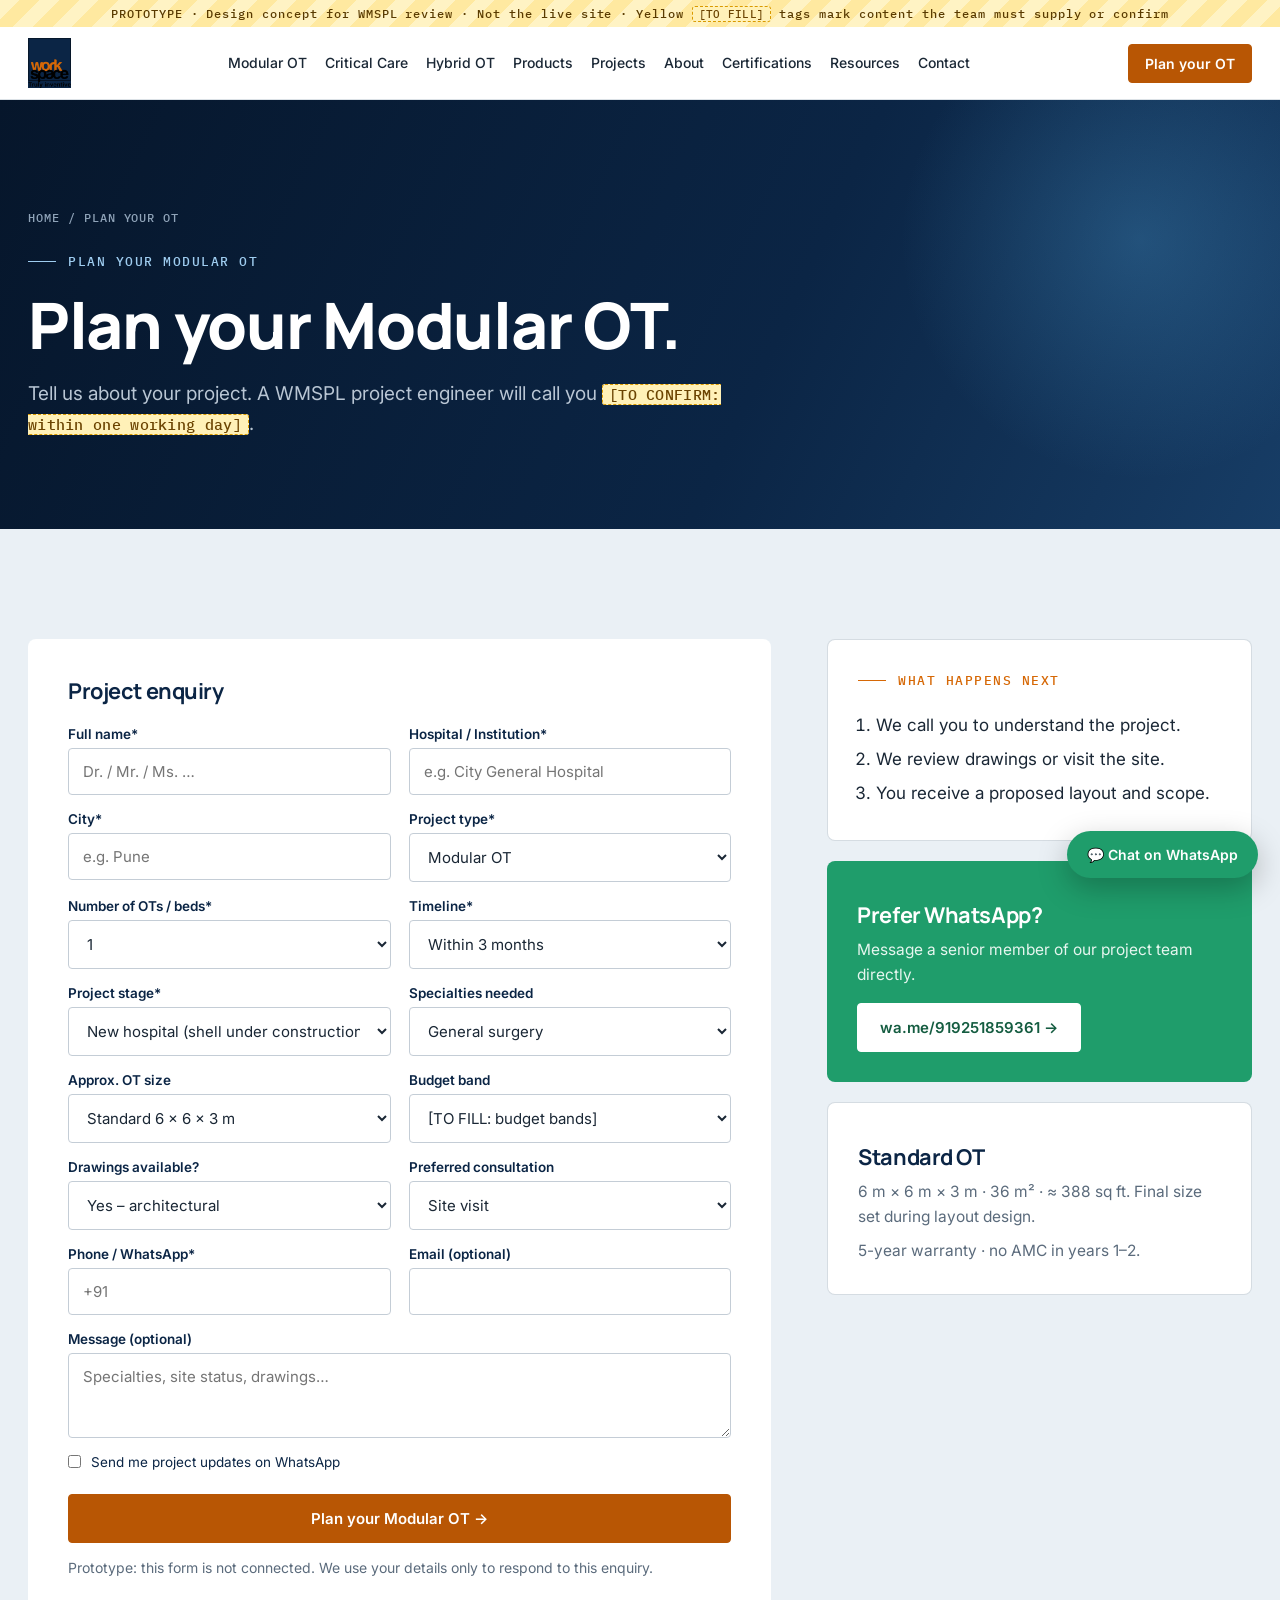
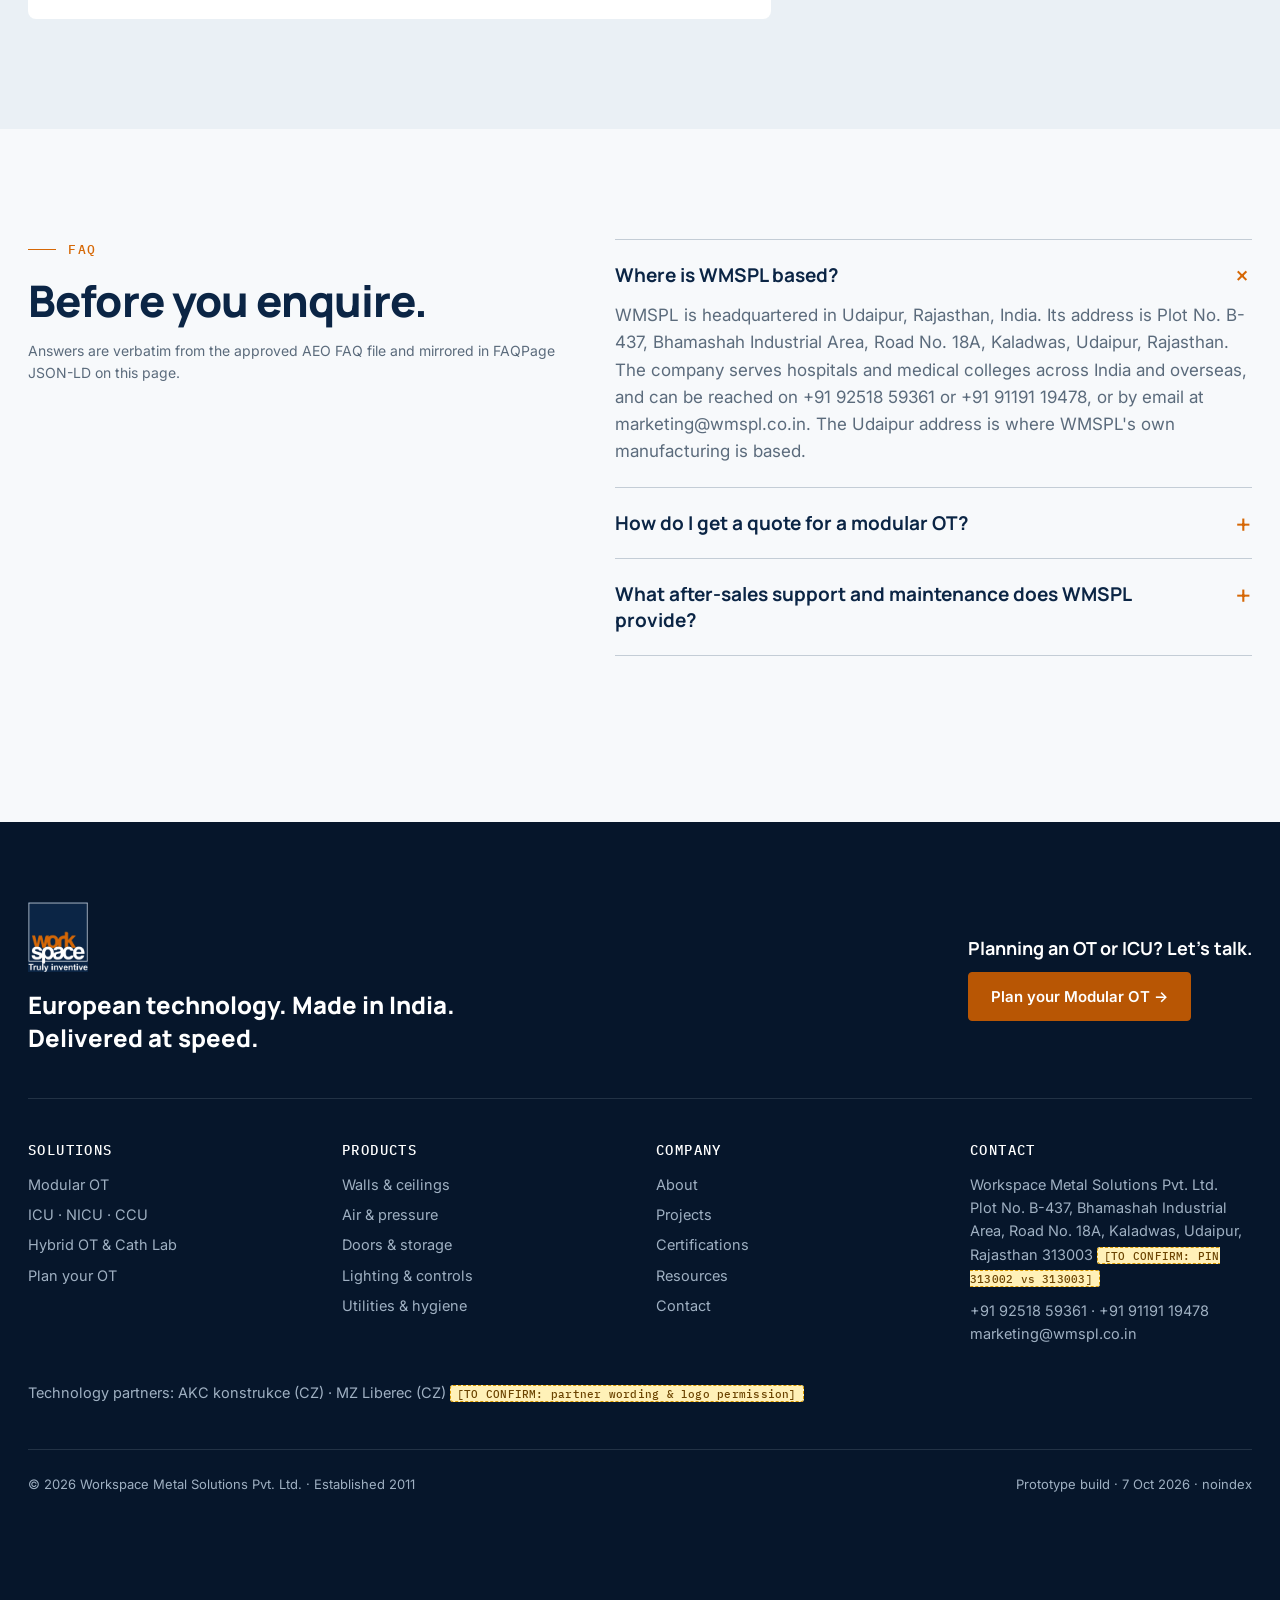
<file: plan-your-ot.html>
<!doctype html><html lang="en"><head><meta charset="utf-8"><meta name="viewport" content="width=device-width,initial-scale=1">
<meta name="robots" content="noindex,nofollow"><title>Plan your Modular OT · WMSPL (prototype)</title><meta name="description" content="Plan your modular OT with WMSPL: project enquiry and WhatsApp.">
<link rel="preconnect" href="https://fonts.googleapis.com"><link rel="preconnect" href="https://fonts.gstatic.com" crossorigin>
<link href="https://fonts.googleapis.com/css2?family=Manrope:wght@600;700;800&family=Inter:wght@400;500;600&family=IBM+Plex+Mono:wght@500&display=swap" rel="stylesheet">
<link rel="stylesheet" href="assets/style.css"><script type="application/ld+json">{"@context": "https://schema.org", "@type": "FAQPage", "mainEntity": [{"@type": "Question", "name": "Where is WMSPL based?", "acceptedAnswer": {"@type": "Answer", "text": "WMSPL is headquartered in Udaipur, Rajasthan, India. Its address is Plot No. B-437, Bhamashah Industrial Area, Road No. 18A, Kaladwas, Udaipur, Rajasthan. The company serves hospitals and medical colleges across India and overseas, and can be reached on +91 92518 59361 or +91 91191 19478, or by email at marketing@wmspl.co.in. The Udaipur address is where WMSPL's own manufacturing is based."}}, {"@type": "Question", "name": "How do I get a quote for a modular OT?", "acceptedAnswer": {"@type": "Answer", "text": "Use the 'Plan your Modular OT' enquiry form on wmspl.co.in, call +91 92518 59361 or +91 91191 19478, WhatsApp +91 92518 59361, or email marketing@wmspl.co.in. Share your hospital name, city, project type, number of OTs or beds, timeline and any drawings, so the WMSPL team can scope a proposal. Cost depends on the number of rooms, the specialty and the systems specified, so proposals are prepared per project."}}, {"@type": "Question", "name": "What after-sales support and maintenance does WMSPL provide?", "acceptedAnswer": {"@type": "Answer", "text": "WMSPL provides a 5-year warranty for its modular OTs. There is no AMC charge in years 1 and 2. For years 3 to 5, AMC is 2% of the order value per year. From year 6 to year 15, an optional extension costs 4% of the order value per year. Ask for the warranty and maintenance terms in writing as part of the proposal."}}]}</script></head><body>
<div class="proto">PROTOTYPE · Design concept for WMSPL review · Not the live site · Yellow <span class="tf" style="font-size:11px">[TO FILL]</span> tags mark content the team must supply or confirm</div>
<header><div class="wrap nav"><a class="brand" href="index.html"><img src="assets/logo.png" alt="WMSPL logo"><span>Workspace Metal Solutions<small>Truly inventive · Since 2011</small></span></a>
<input type="checkbox" id="mt"><label class="menu-t" for="mt">Menu</label><ul class="links"><li><a href="modular-operation-theatre.html">Modular OT</a></li><li><a href="critical-care.html">Critical Care</a></li><li><a href="cath-lab-hybrid-ot.html">Hybrid OT</a></li><li><a href="products.html">Products</a></li><li><a href="projects.html">Projects</a></li><li><a href="about.html">About</a></li><li><a href="certifications.html">Certifications</a></li><li><a href="resources.html">Resources</a></li><li><a href="contact.html">Contact</a></li></ul>
<div class="nav-r"><a class="tel" href="tel:+919251859361">+91 92518 59361</a><a class="btn sm" href="plan-your-ot.html">Plan your OT</a></div></div></header>
<main><section class="phero"><div class="wrap" style="position:relative;z-index:1"><div class="crumbs"><a href="index.html">Home</a> / Plan your OT</div><div class="eyebrow">Plan your modular OT</div><h1>Plan your Modular OT.</h1><p class="lead">Tell us about your project. A WMSPL project engineer will call you <span class="tf">[TO CONFIRM: within one working day]</span>.</p></div></section>
<section class="mist"><div class="wrap g2" style="grid-template-columns:7fr 4fr"><div><form class="form" onsubmit="event.preventDefault();this.querySelector('.ok').style.display='block'"><h3 style="margin-bottom:22px">Project enquiry</h3>
<div class="row"><label>Full name*<input required placeholder="Dr. / Mr. / Ms. …"></label><label>Hospital / Institution*<input required placeholder="e.g. City General Hospital"></label></div>
<div class="row"><label>City*<input required placeholder="e.g. Pune"></label><label>Project type*<select><option>Modular OT</option><option>ICU / Critical Care</option><option>NICU</option><option>MICU / CCU</option><option>Cath Lab / Hybrid OT</option><option>Sterile Corridor</option><option>OT + ICU block</option><option>Other</option></select></label></div>
<div class="row"><label>Number of OTs / beds*<select><option>1</option><option>2–3</option><option>4–6</option><option>7–10</option><option>10+</option><option>Not sure yet</option></select></label><label>Timeline*<select><option>Within 3 months</option><option>3–6 months</option><option>6–12 months</option><option>Planning / budgetary stage</option></select></label></div>
<div class="row"><label>Project stage*<select><option>New hospital (shell under construction)</option><option>Existing hospital – new OT block</option><option>Upgrade / conversion of conventional OT</option><option>Tender / PWD project</option></select></label>
<label>Specialties needed<select><option>General surgery</option><option>Orthopaedic / joint replacement</option><option>Cardiac</option><option>Neuro</option><option>Laparoscopic</option><option>Gynae / obstetric</option><option>ENT</option><option>Ophthalmic</option><option>Urology</option><option>Mixed / not sure</option></select></label></div>
<div class="row"><label>Approx. OT size<select><option>Standard 6 × 6 × 3 m</option><option>Smaller than 6 × 6 m</option><option>Larger (hybrid / cardiac)</option><option>Not sure yet</option></select></label>
<label>Budget band<select><option>[TO FILL: budget bands]</option></select></label></div>
<div class="row"><label>Drawings available?<select><option>Yes – architectural</option><option>Yes – architectural + MEP</option><option>No, need design support</option></select></label>
<label>Preferred consultation<select><option>Site visit</option><option>Video call</option><option>Call back</option></select></label></div><div class="row"><label>Phone / WhatsApp*<input required placeholder="+91"></label><label>Email (optional)<input type="email"></label></div>
<label>Message (optional)<textarea rows="3" placeholder="Specialties, site status, drawings…"></textarea></label>
<label class="chk"><input type="checkbox"> Send me project updates on WhatsApp</label>
<button class="btn" type="submit">Plan your Modular OT →</button>
<p class="note">Prototype: this form is not connected. We use your details only to respond to this enquiry.</p>
<div class="ok">Thank you. Your enquiry has reached our project team (prototype — nothing was sent). Need us sooner? <a href="https://wa.me/919251859361">WhatsApp +91 92518 59361</a>.</div></form></div>
<div><div class="card"><div class="eyebrow">What happens next</div><ol style="margin-left:18px;line-height:2"><li>We call you to understand the project.</li><li>We review drawings or visit the site.</li><li>You receive a proposed layout and scope.</li></ol></div>
<div class="card" style="margin-top:20px;background:#1F9D6B;border:0;color:#fff"><h3 style="color:#fff">Prefer WhatsApp?</h3><p style="color:#e6f6ef;margin:8px 0 16px">Message a senior member of our project team directly.</p><a class="btn" style="background:#fff;color:#145c40;border-color:#fff" href="https://wa.me/919251859361?text=Hi%20WMSPL%2C%20I%27d%20like%20to%20plan%20a%20modular%20OT">wa.me/919251859361 →</a></div>
<div class="card" style="margin-top:20px"><h3>Standard OT</h3><p>6 m × 6 m × 3 m · 36 m² · ≈ 388 sq ft. Final size set during layout design.</p><p style="margin-top:10px">5-year warranty · no AMC in years 1–2.</p></div></div></div></section><section><div class="wrap head" style="align-items:start"><div><div class="eyebrow">FAQ</div><h2>Before you enquire.</h2><p class="note">Answers are verbatim from the approved AEO FAQ file and mirrored in FAQPage JSON-LD on this page.</p></div><div class="faq"><details open><summary>Where is WMSPL based?</summary><p>WMSPL is headquartered in Udaipur, Rajasthan, India. Its address is Plot No. B-437, Bhamashah Industrial Area, Road No. 18A, Kaladwas, Udaipur, Rajasthan. The company serves hospitals and medical colleges across India and overseas, and can be reached on +91 92518 59361 or +91 91191 19478, or by email at marketing@wmspl.co.in. The Udaipur address is where WMSPL&#x27;s own manufacturing is based.</p></details><details><summary>How do I get a quote for a modular OT?</summary><p>Use the &#x27;Plan your Modular OT&#x27; enquiry form on wmspl.co.in, call +91 92518 59361 or +91 91191 19478, WhatsApp +91 92518 59361, or email marketing@wmspl.co.in. Share your hospital name, city, project type, number of OTs or beds, timeline and any drawings, so the WMSPL team can scope a proposal. Cost depends on the number of rooms, the specialty and the systems specified, so proposals are prepared per project.</p></details><details><summary>What after-sales support and maintenance does WMSPL provide?</summary><p>WMSPL provides a 5-year warranty for its modular OTs. There is no AMC charge in years 1 and 2. For years 3 to 5, AMC is 2% of the order value per year. From year 6 to year 15, an optional extension costs 4% of the order value per year. Ask for the warranty and maintenance terms in writing as part of the proposal.</p></details></div></div></section></main>
<footer><div class="wrap"><div class="ftop"><div><img src="assets/logo-white.png" alt="WMSPL" style="height:70px;margin-bottom:16px"><div class="tag-l">European technology. Made in India. Delivered at speed.</div></div><div><p style="color:#fff;font:700 18px Manrope;margin-bottom:12px">Planning an OT or ICU? Let's talk.</p><a class="btn" href="plan-your-ot.html">Plan your Modular OT →</a></div></div>
<div class="fgrid"><div><h4>Solutions</h4><ul><li><a href="modular-operation-theatre.html">Modular OT</a></li><li><a href="critical-care.html">ICU · NICU · CCU</a></li><li><a href="cath-lab-hybrid-ot.html">Hybrid OT & Cath Lab</a></li><li><a href="plan-your-ot.html">Plan your OT</a></li></ul></div>
<div><h4>Products</h4><ul><li><a href="products.html#walls">Walls & ceilings</a></li><li><a href="products.html#air">Air & pressure</a></li><li><a href="products.html#doors">Doors & storage</a></li><li><a href="products.html#light">Lighting & controls</a></li><li><a href="products.html#util">Utilities & hygiene</a></li></ul></div>
<div><h4>Company</h4><ul><li><a href="about.html">About</a></li><li><a href="projects.html">Projects</a></li><li><a href="certifications.html">Certifications</a></li><li><a href="resources.html">Resources</a></li><li><a href="contact.html">Contact</a></li></ul></div>
<div><h4>Contact</h4><p>Workspace Metal Solutions Pvt. Ltd.<br>Plot No. B-437, Bhamashah Industrial Area, Road No. 18A, Kaladwas, Udaipur, Rajasthan 313003 <span class="tf">[TO CONFIRM: PIN 313002 vs 313003]</span></p><p style="margin-top:10px"><a href="tel:+919251859361">+91 92518 59361</a> · <a href="tel:+919119119478">+91 91191 19478</a><br><a href="mailto:marketing@wmspl.co.in">marketing@wmspl.co.in</a></p></div></div>
<p style="margin-top:36px">Technology partners: AKC konstrukce (CZ) · MZ Liberec (CZ) <span class="tf">[TO CONFIRM: partner wording & logo permission]</span></p>
<div class="legal"><span>© 2026 Workspace Metal Solutions Pvt. Ltd. · Established 2011</span><span>Prototype build · 7 Oct 2026 · noindex</span></div></div></footer>
<a class="wa" href="https://wa.me/919251859361">💬 Chat on WhatsApp</a>
<nav class="mbar"><a href="tel:+919251859361">Call</a><a href="https://wa.me/919251859361">WhatsApp</a><a href="plan-your-ot.html">Plan your OT</a></nav>
<script>const io=new IntersectionObserver(e=>e.forEach(x=>{if(x.isIntersecting){x.target.classList.add('in');io.unobserve(x.target)}}),{threshold:.12});document.querySelectorAll('.rv').forEach(el=>io.observe(el));</script>
</body></html>
</file>
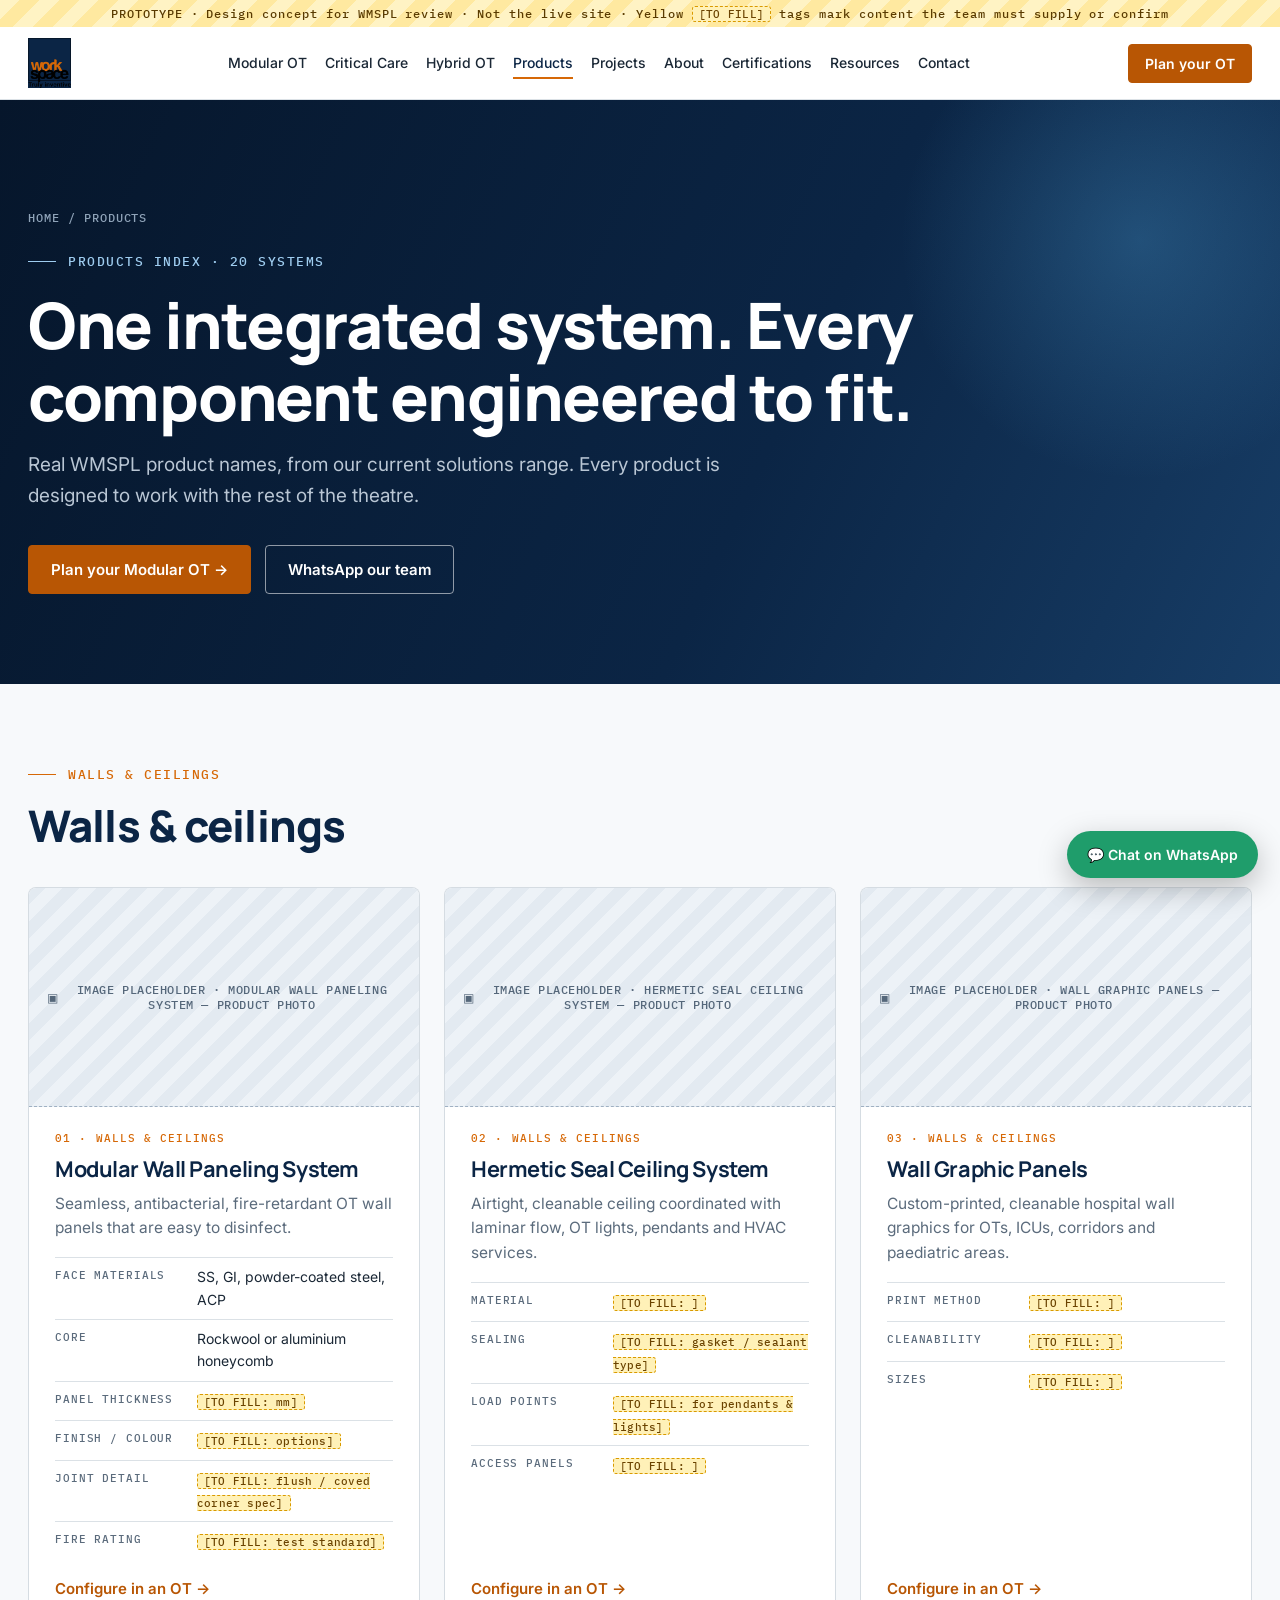
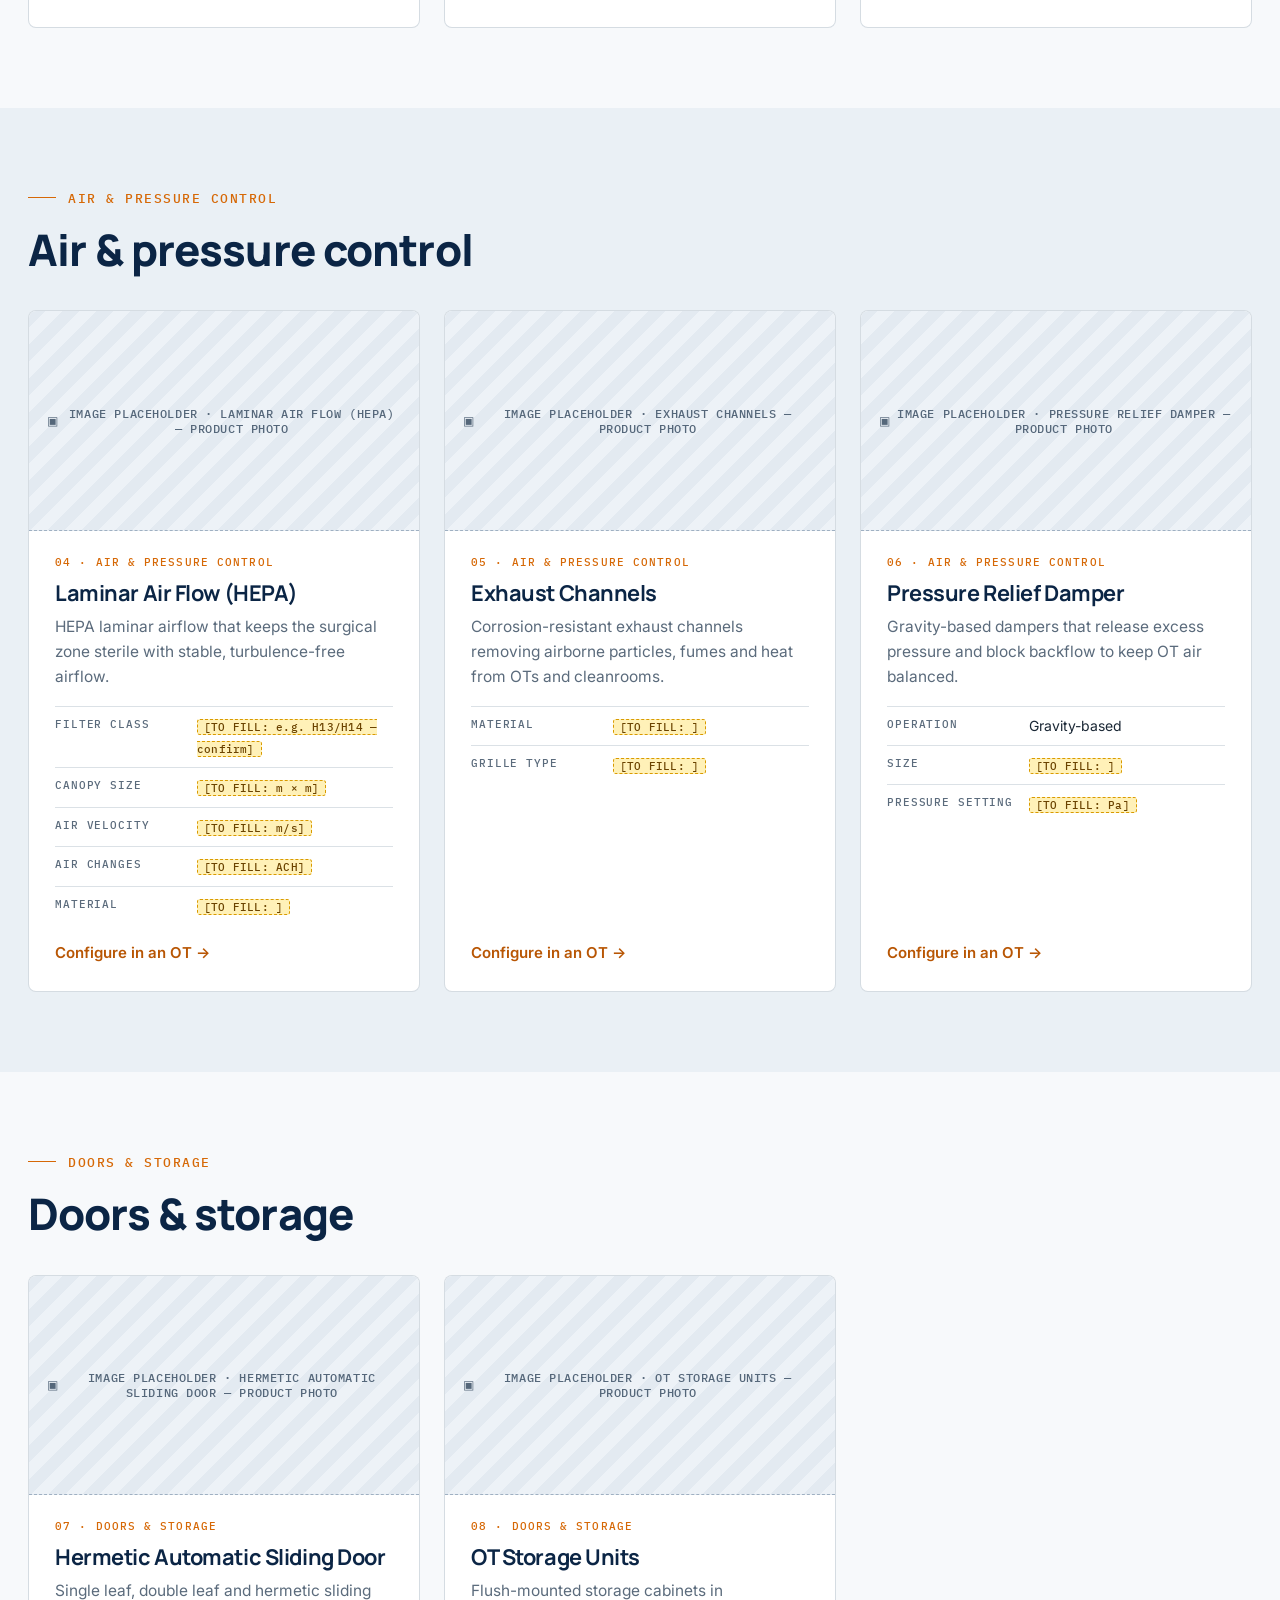
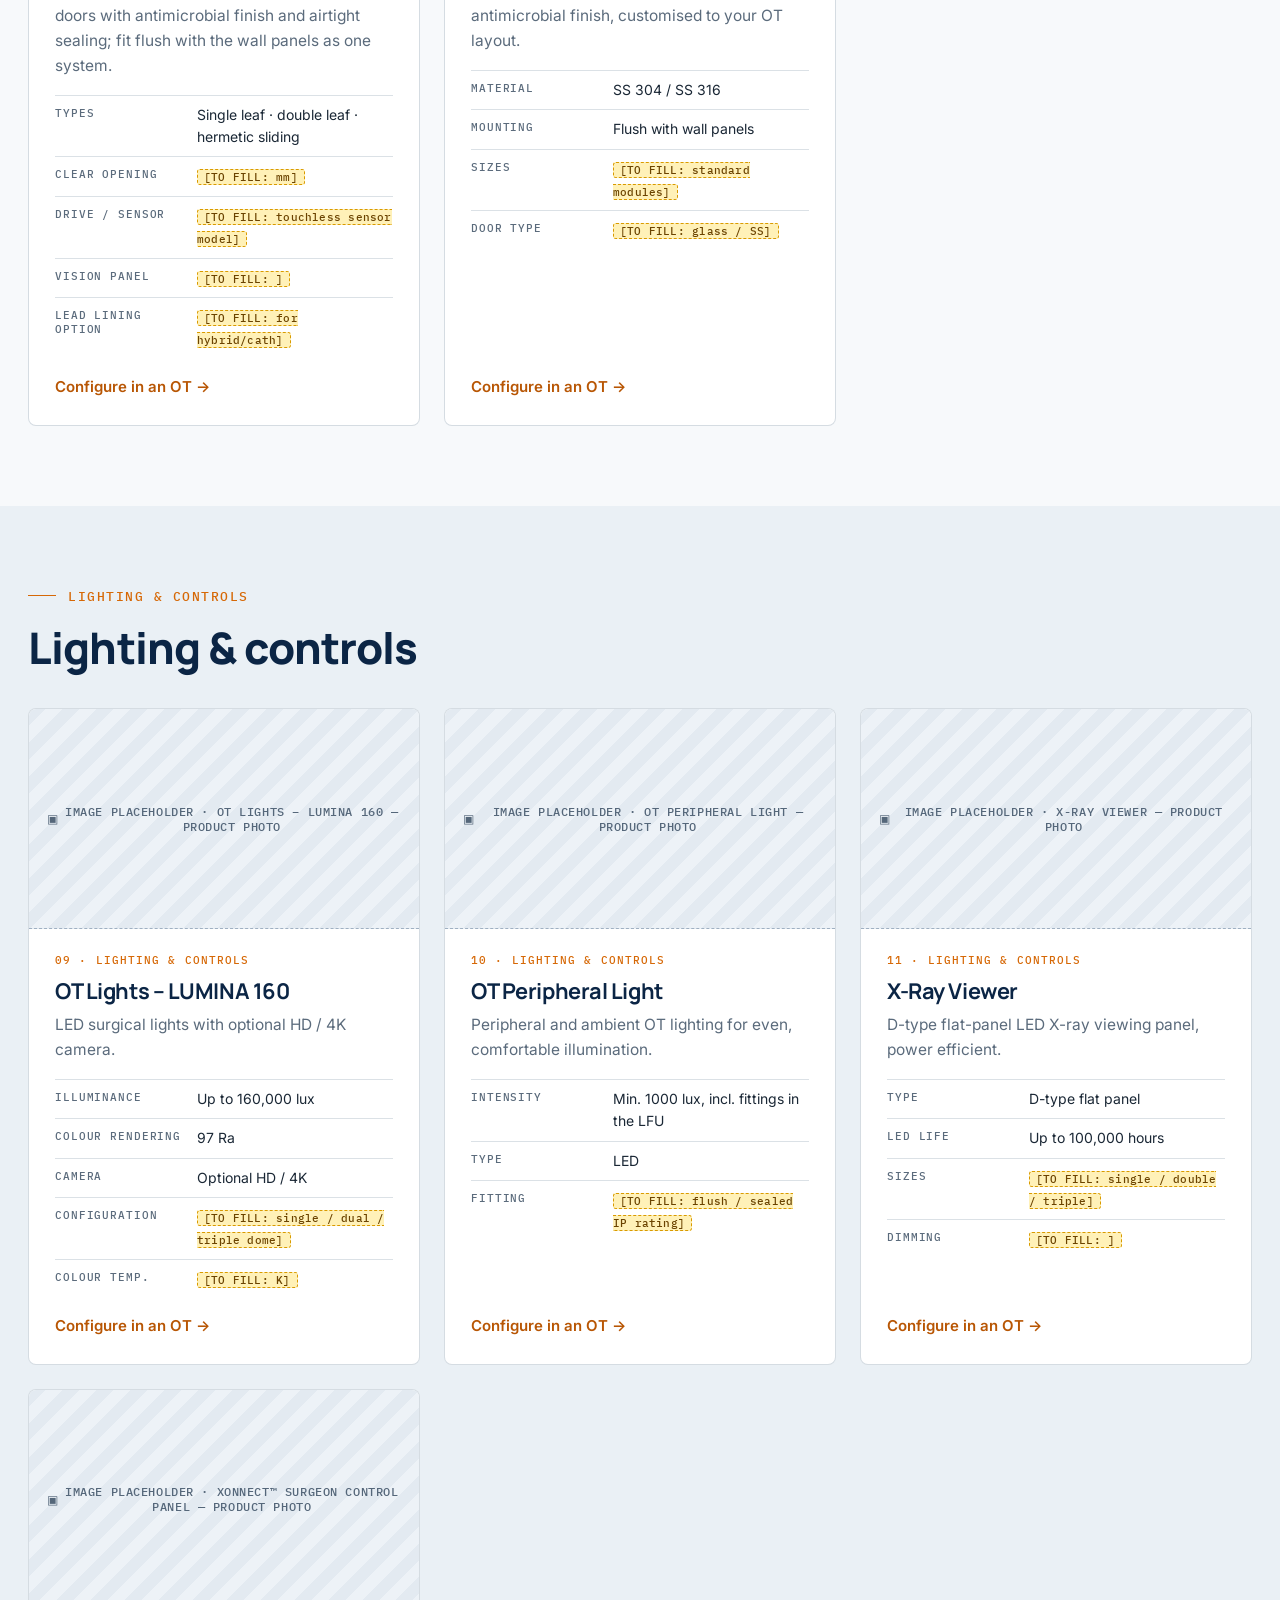
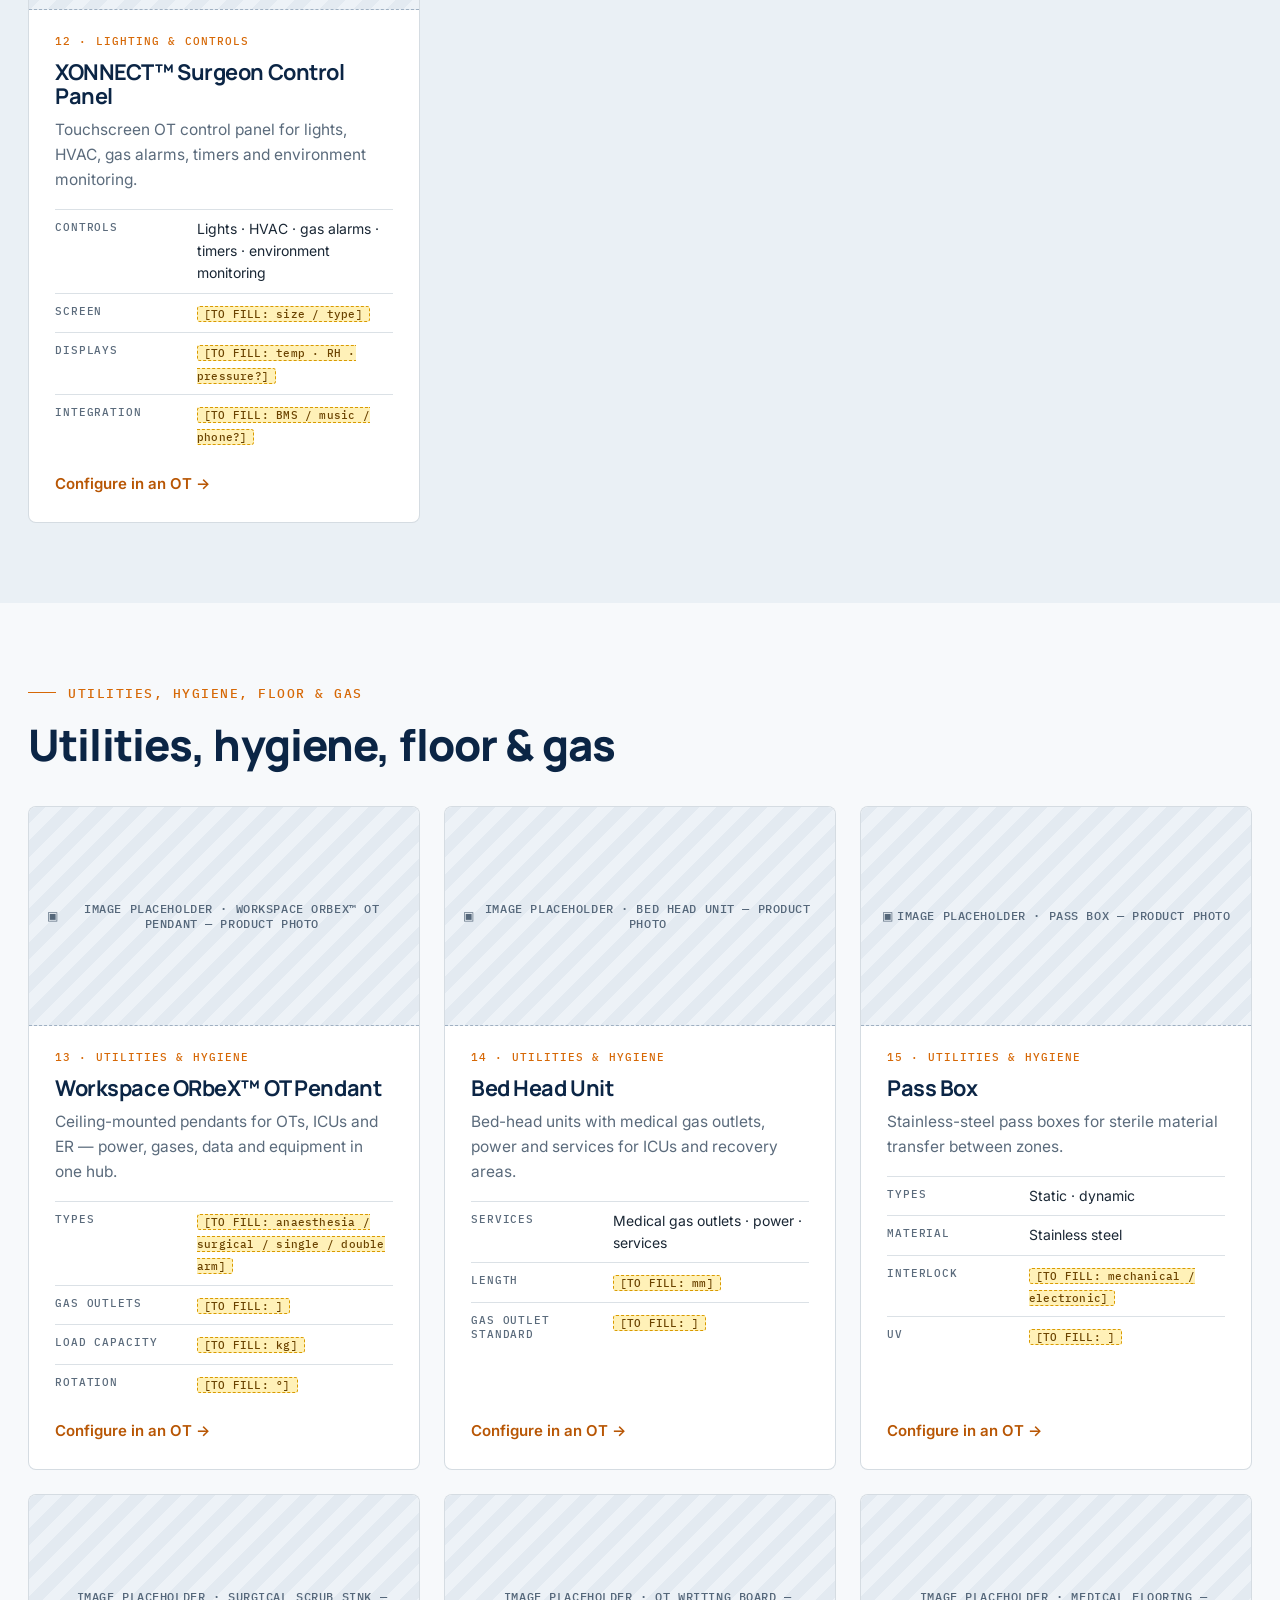
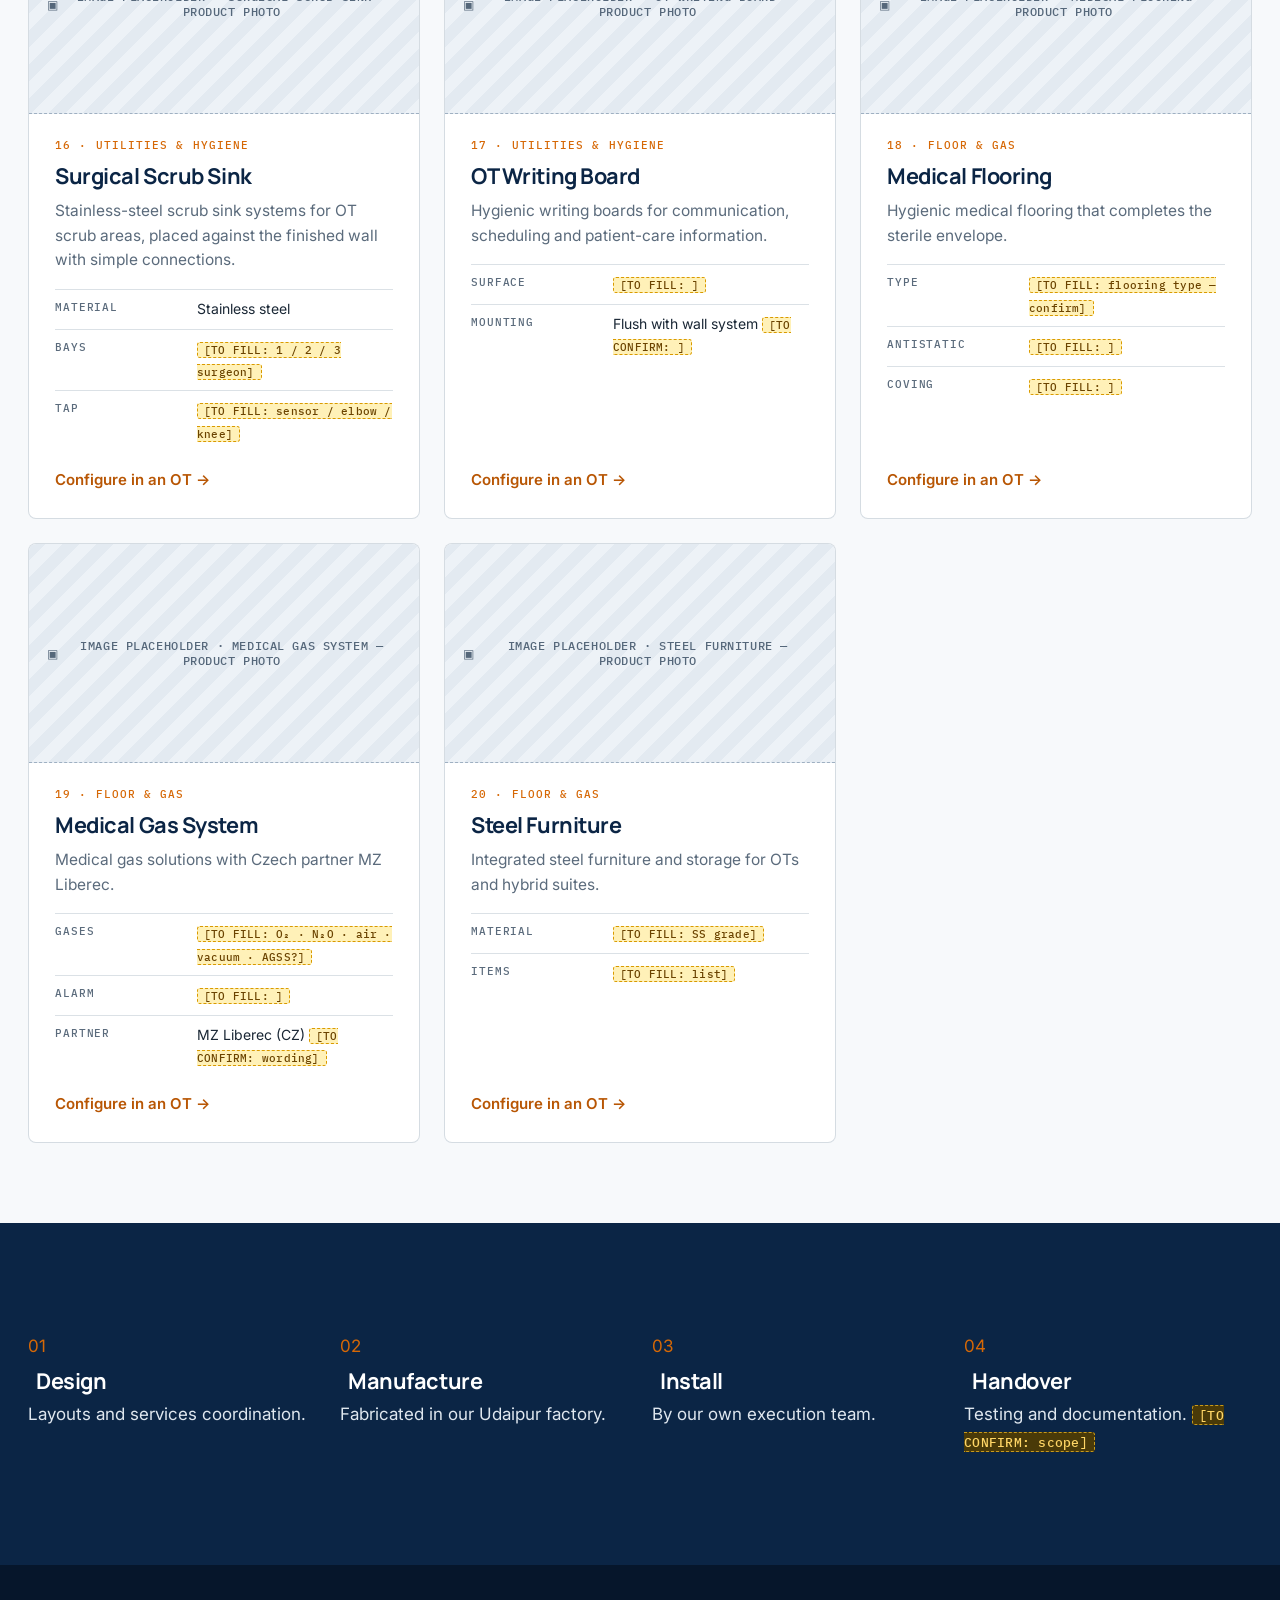
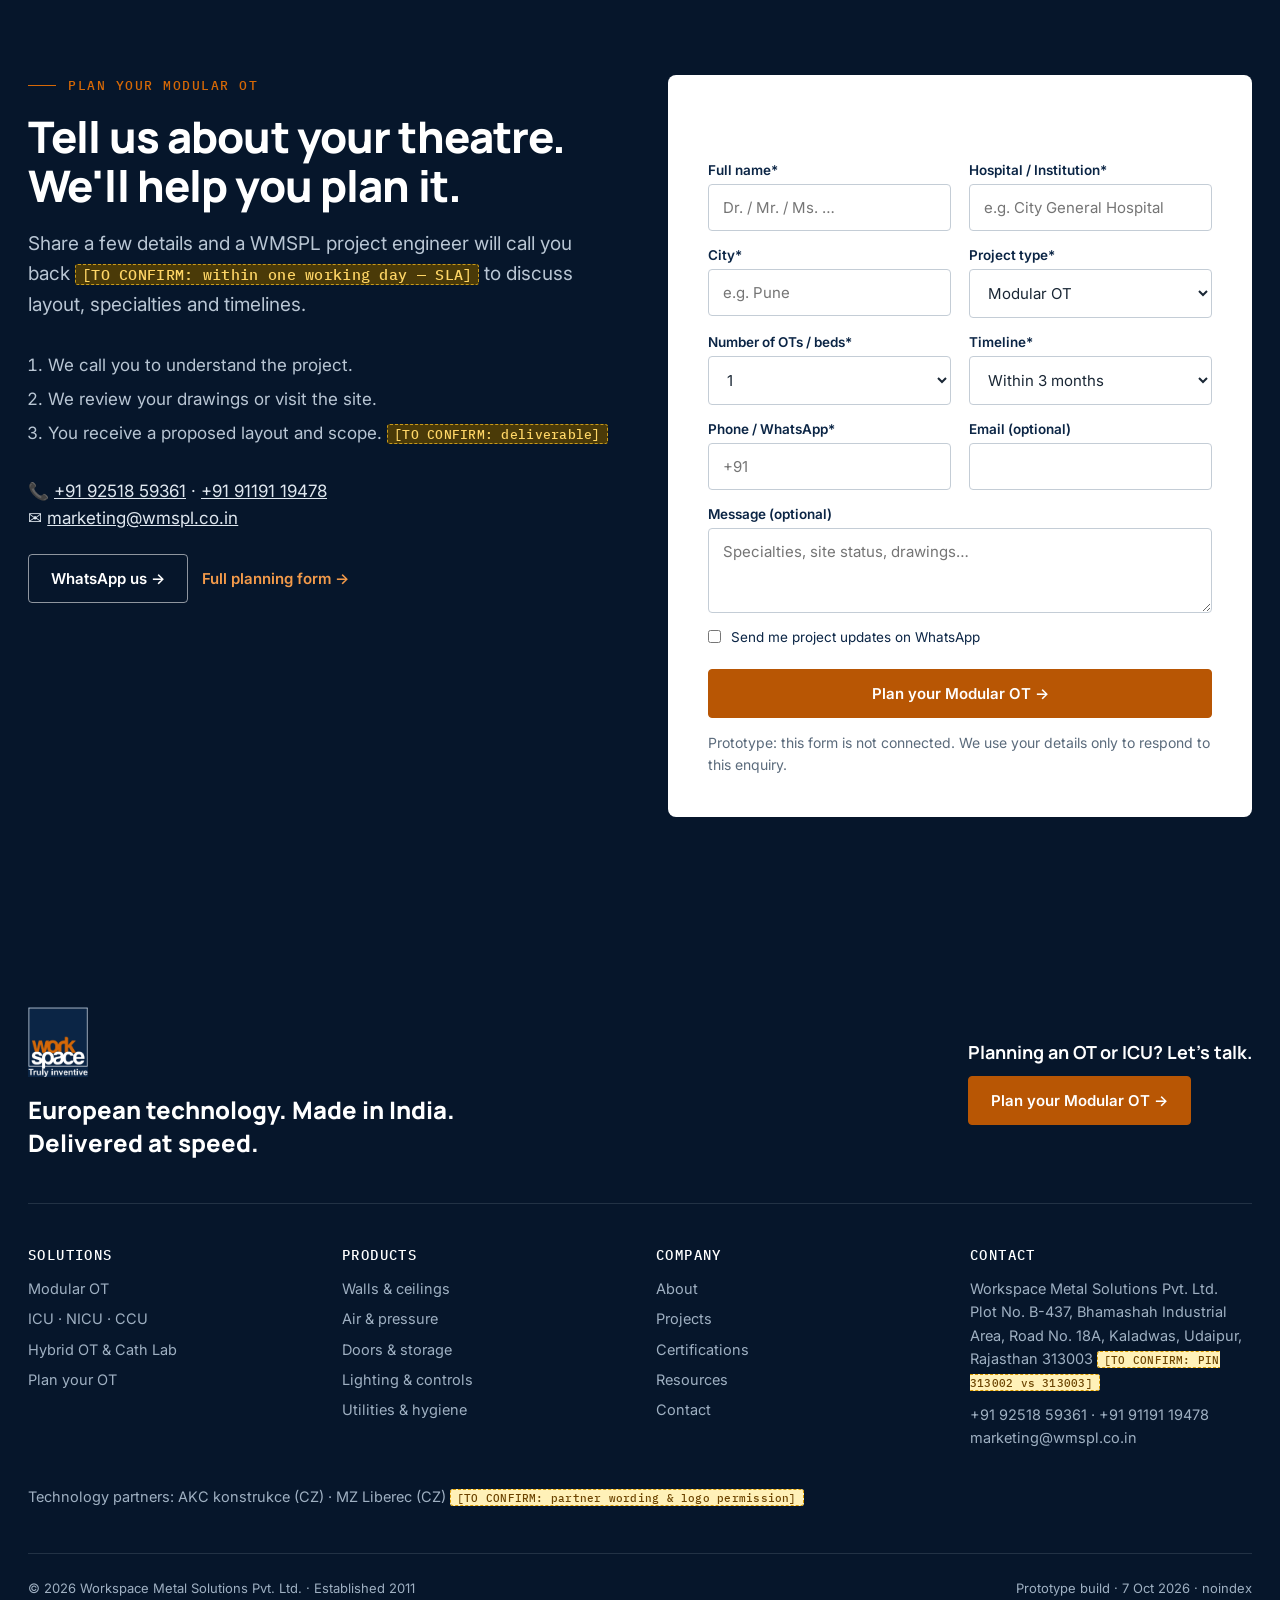
<file: products.html>
<!doctype html><html lang="en"><head><meta charset="utf-8"><meta name="viewport" content="width=device-width,initial-scale=1">
<meta name="robots" content="noindex,nofollow"><title>Products · WMSPL (prototype)</title><meta name="description" content="WMSPL modular OT products: wall paneling, hermetic ceilings, laminar airflow, doors, LUMINA 160 lights, XONNECT panel, ORbeX pendants and more.">
<link rel="preconnect" href="https://fonts.googleapis.com"><link rel="preconnect" href="https://fonts.gstatic.com" crossorigin>
<link href="https://fonts.googleapis.com/css2?family=Manrope:wght@600;700;800&family=Inter:wght@400;500;600&family=IBM+Plex+Mono:wght@500&display=swap" rel="stylesheet">
<link rel="stylesheet" href="assets/style.css"></head><body>
<div class="proto">PROTOTYPE · Design concept for WMSPL review · Not the live site · Yellow <span class="tf" style="font-size:11px">[TO FILL]</span> tags mark content the team must supply or confirm</div>
<header><div class="wrap nav"><a class="brand" href="index.html"><img src="assets/logo.png" alt="WMSPL logo"><span>Workspace Metal Solutions<small>Truly inventive · Since 2011</small></span></a>
<input type="checkbox" id="mt"><label class="menu-t" for="mt">Menu</label><ul class="links"><li><a href="modular-operation-theatre.html">Modular OT</a></li><li><a href="critical-care.html">Critical Care</a></li><li><a href="cath-lab-hybrid-ot.html">Hybrid OT</a></li><li><a href="products.html" class=on>Products</a></li><li><a href="projects.html">Projects</a></li><li><a href="about.html">About</a></li><li><a href="certifications.html">Certifications</a></li><li><a href="resources.html">Resources</a></li><li><a href="contact.html">Contact</a></li></ul>
<div class="nav-r"><a class="tel" href="tel:+919251859361">+91 92518 59361</a><a class="btn sm" href="plan-your-ot.html">Plan your OT</a></div></div></header>
<main><section class="phero"><div class="wrap" style="position:relative;z-index:1"><div class="crumbs"><a href="index.html">Home</a> / Products</div><div class="eyebrow">Products index · 20 systems</div><h1>One integrated system. Every component engineered to fit.</h1><p class="lead">Real WMSPL product names, from our current solutions range. Every product is designed to work with the rest of the theatre.</p><div class="cta-row" style="margin-top:34px"><a class="btn" href="plan-your-ot.html">Plan your Modular OT →</a><a class="btn ghost" href="https://wa.me/919251859361">WhatsApp our team</a></div></div></section><section id="walls" class="" style="padding:80px 0"><div class="wrap"><div class="eyebrow">Walls & ceilings</div><h2 style="margin-bottom:36px">Walls & ceilings</h2><div class="g3"><div class="card pcard rv" data-cat="walls"><div class="ph" >Image placeholder · Modular Wall Paneling System — product photo</div><div class="b"><div class="cat">01 · Walls & Ceilings</div><h3>Modular Wall Paneling System</h3><p>Seamless, antibacterial, fire-retardant OT wall panels that are easy to disinfect.</p><table class="spec"><tr><td>Face materials</td><td>SS, GI, powder-coated steel, ACP</td></tr><tr><td>Core</td><td>Rockwool or aluminium honeycomb</td></tr><tr><td>Panel thickness</td><td><span class="tf">[TO FILL: mm]</span></td></tr><tr><td>Finish / colour</td><td><span class="tf">[TO FILL: options]</span></td></tr><tr><td>Joint detail</td><td><span class="tf">[TO FILL: flush / coved corner spec]</span></td></tr><tr><td>Fire rating</td><td><span class="tf">[TO FILL: test standard]</span></td></tr></table><a class="arrow" style="margin-top:auto;padding-top:16px" href="modular-operation-theatre.html#configurator">Configure in an OT →</a></div></div><div class="card pcard rv" data-cat="walls"><div class="ph" >Image placeholder · Hermetic Seal Ceiling System — product photo</div><div class="b"><div class="cat">02 · Walls & Ceilings</div><h3>Hermetic Seal Ceiling System</h3><p>Airtight, cleanable ceiling coordinated with laminar flow, OT lights, pendants and HVAC services.</p><table class="spec"><tr><td>Material</td><td><span class="tf">[TO FILL: ]</span></td></tr><tr><td>Sealing</td><td><span class="tf">[TO FILL: gasket / sealant type]</span></td></tr><tr><td>Load points</td><td><span class="tf">[TO FILL: for pendants & lights]</span></td></tr><tr><td>Access panels</td><td><span class="tf">[TO FILL: ]</span></td></tr></table><a class="arrow" style="margin-top:auto;padding-top:16px" href="modular-operation-theatre.html#configurator">Configure in an OT →</a></div></div><div class="card pcard rv" data-cat="walls"><div class="ph" >Image placeholder · Wall Graphic Panels — product photo</div><div class="b"><div class="cat">03 · Walls & Ceilings</div><h3>Wall Graphic Panels</h3><p>Custom-printed, cleanable hospital wall graphics for OTs, ICUs, corridors and paediatric areas.</p><table class="spec"><tr><td>Print method</td><td><span class="tf">[TO FILL: ]</span></td></tr><tr><td>Cleanability</td><td><span class="tf">[TO FILL: ]</span></td></tr><tr><td>Sizes</td><td><span class="tf">[TO FILL: ]</span></td></tr></table><a class="arrow" style="margin-top:auto;padding-top:16px" href="modular-operation-theatre.html#configurator">Configure in an OT →</a></div></div></div></div></section><section id="air" class="mist" style="padding:80px 0"><div class="wrap"><div class="eyebrow">Air & pressure control</div><h2 style="margin-bottom:36px">Air & pressure control</h2><div class="g3"><div class="card pcard rv" data-cat="air"><div class="ph" >Image placeholder · Laminar Air Flow (HEPA) — product photo</div><div class="b"><div class="cat">04 · Air & Pressure Control</div><h3>Laminar Air Flow (HEPA)</h3><p>HEPA laminar airflow that keeps the surgical zone sterile with stable, turbulence-free airflow.</p><table class="spec"><tr><td>Filter class</td><td><span class="tf">[TO FILL: e.g. H13/H14 — confirm]</span></td></tr><tr><td>Canopy size</td><td><span class="tf">[TO FILL: m × m]</span></td></tr><tr><td>Air velocity</td><td><span class="tf">[TO FILL: m/s]</span></td></tr><tr><td>Air changes</td><td><span class="tf">[TO FILL: ACH]</span></td></tr><tr><td>Material</td><td><span class="tf">[TO FILL: ]</span></td></tr></table><a class="arrow" style="margin-top:auto;padding-top:16px" href="modular-operation-theatre.html#configurator">Configure in an OT →</a></div></div><div class="card pcard rv" data-cat="air"><div class="ph" >Image placeholder · Exhaust Channels — product photo</div><div class="b"><div class="cat">05 · Air & Pressure Control</div><h3>Exhaust Channels</h3><p>Corrosion-resistant exhaust channels removing airborne particles, fumes and heat from OTs and cleanrooms.</p><table class="spec"><tr><td>Material</td><td><span class="tf">[TO FILL: ]</span></td></tr><tr><td>Grille type</td><td><span class="tf">[TO FILL: ]</span></td></tr></table><a class="arrow" style="margin-top:auto;padding-top:16px" href="modular-operation-theatre.html#configurator">Configure in an OT →</a></div></div><div class="card pcard rv" data-cat="air"><div class="ph" >Image placeholder · Pressure Relief Damper — product photo</div><div class="b"><div class="cat">06 · Air & Pressure Control</div><h3>Pressure Relief Damper</h3><p>Gravity-based dampers that release excess pressure and block backflow to keep OT air balanced.</p><table class="spec"><tr><td>Operation</td><td>Gravity-based</td></tr><tr><td>Size</td><td><span class="tf">[TO FILL: ]</span></td></tr><tr><td>Pressure setting</td><td><span class="tf">[TO FILL: Pa]</span></td></tr></table><a class="arrow" style="margin-top:auto;padding-top:16px" href="modular-operation-theatre.html#configurator">Configure in an OT →</a></div></div></div></div></section><section id="doors" class="" style="padding:80px 0"><div class="wrap"><div class="eyebrow">Doors & storage</div><h2 style="margin-bottom:36px">Doors & storage</h2><div class="g3"><div class="card pcard rv" data-cat="doors"><div class="ph" >Image placeholder · Hermetic Automatic Sliding Door — product photo</div><div class="b"><div class="cat">07 · Doors & Storage</div><h3>Hermetic Automatic Sliding Door</h3><p>Single leaf, double leaf and hermetic sliding doors with antimicrobial finish and airtight sealing; fit flush with the wall panels as one system.</p><table class="spec"><tr><td>Types</td><td>Single leaf · double leaf · hermetic sliding</td></tr><tr><td>Clear opening</td><td><span class="tf">[TO FILL: mm]</span></td></tr><tr><td>Drive / sensor</td><td><span class="tf">[TO FILL: touchless sensor model]</span></td></tr><tr><td>Vision panel</td><td><span class="tf">[TO FILL: ]</span></td></tr><tr><td>Lead lining option</td><td><span class="tf">[TO FILL: for hybrid/cath]</span></td></tr></table><a class="arrow" style="margin-top:auto;padding-top:16px" href="modular-operation-theatre.html#configurator">Configure in an OT →</a></div></div><div class="card pcard rv" data-cat="doors"><div class="ph" >Image placeholder · OT Storage Units — product photo</div><div class="b"><div class="cat">08 · Doors & Storage</div><h3>OT Storage Units</h3><p>Flush-mounted storage cabinets in antimicrobial finish, customised to your OT layout.</p><table class="spec"><tr><td>Material</td><td>SS 304 / SS 316</td></tr><tr><td>Mounting</td><td>Flush with wall panels</td></tr><tr><td>Sizes</td><td><span class="tf">[TO FILL: standard modules]</span></td></tr><tr><td>Door type</td><td><span class="tf">[TO FILL: glass / SS]</span></td></tr></table><a class="arrow" style="margin-top:auto;padding-top:16px" href="modular-operation-theatre.html#configurator">Configure in an OT →</a></div></div></div></div></section><section id="light" class="mist" style="padding:80px 0"><div class="wrap"><div class="eyebrow">Lighting & controls</div><h2 style="margin-bottom:36px">Lighting & controls</h2><div class="g3"><div class="card pcard rv" data-cat="light"><div class="ph" >Image placeholder · OT Lights – LUMINA 160 — product photo</div><div class="b"><div class="cat">09 · Lighting & Controls</div><h3>OT Lights – LUMINA 160</h3><p>LED surgical lights with optional HD / 4K camera.</p><table class="spec"><tr><td>Illuminance</td><td>Up to 160,000 lux</td></tr><tr><td>Colour rendering</td><td>97 Ra</td></tr><tr><td>Camera</td><td>Optional HD / 4K</td></tr><tr><td>Configuration</td><td><span class="tf">[TO FILL: single / dual / triple dome]</span></td></tr><tr><td>Colour temp.</td><td><span class="tf">[TO FILL: K]</span></td></tr></table><a class="arrow" style="margin-top:auto;padding-top:16px" href="modular-operation-theatre.html#configurator">Configure in an OT →</a></div></div><div class="card pcard rv" data-cat="light"><div class="ph" >Image placeholder · OT Peripheral Light — product photo</div><div class="b"><div class="cat">10 · Lighting & Controls</div><h3>OT Peripheral Light</h3><p>Peripheral and ambient OT lighting for even, comfortable illumination.</p><table class="spec"><tr><td>Intensity</td><td>Min. 1000 lux, incl. fittings in the LFU</td></tr><tr><td>Type</td><td>LED</td></tr><tr><td>Fitting</td><td><span class="tf">[TO FILL: flush / sealed IP rating]</span></td></tr></table><a class="arrow" style="margin-top:auto;padding-top:16px" href="modular-operation-theatre.html#configurator">Configure in an OT →</a></div></div><div class="card pcard rv" data-cat="light"><div class="ph" >Image placeholder · X-Ray Viewer — product photo</div><div class="b"><div class="cat">11 · Lighting & Controls</div><h3>X-Ray Viewer</h3><p>D-type flat-panel LED X-ray viewing panel, power efficient.</p><table class="spec"><tr><td>Type</td><td>D-type flat panel</td></tr><tr><td>LED life</td><td>Up to 100,000 hours</td></tr><tr><td>Sizes</td><td><span class="tf">[TO FILL: single / double / triple]</span></td></tr><tr><td>Dimming</td><td><span class="tf">[TO FILL: ]</span></td></tr></table><a class="arrow" style="margin-top:auto;padding-top:16px" href="modular-operation-theatre.html#configurator">Configure in an OT →</a></div></div><div class="card pcard rv" data-cat="light"><div class="ph" >Image placeholder · XONNECT™ Surgeon Control Panel — product photo</div><div class="b"><div class="cat">12 · Lighting & Controls</div><h3>XONNECT™ Surgeon Control Panel</h3><p>Touchscreen OT control panel for lights, HVAC, gas alarms, timers and environment monitoring.</p><table class="spec"><tr><td>Controls</td><td>Lights · HVAC · gas alarms · timers · environment monitoring</td></tr><tr><td>Screen</td><td><span class="tf">[TO FILL: size / type]</span></td></tr><tr><td>Displays</td><td><span class="tf">[TO FILL: temp · RH · pressure?]</span></td></tr><tr><td>Integration</td><td><span class="tf">[TO FILL: BMS / music / phone?]</span></td></tr></table><a class="arrow" style="margin-top:auto;padding-top:16px" href="modular-operation-theatre.html#configurator">Configure in an OT →</a></div></div></div></div></section><section id="util" class="" style="padding:80px 0"><div class="wrap"><div class="eyebrow">Utilities, hygiene, floor & gas</div><h2 style="margin-bottom:36px">Utilities, hygiene, floor & gas</h2><div class="g3"><div class="card pcard rv" data-cat="util"><div class="ph" >Image placeholder · Workspace ORbeX™ OT Pendant — product photo</div><div class="b"><div class="cat">13 · Utilities & Hygiene</div><h3>Workspace ORbeX™ OT Pendant</h3><p>Ceiling-mounted pendants for OTs, ICUs and ER — power, gases, data and equipment in one hub.</p><table class="spec"><tr><td>Types</td><td><span class="tf">[TO FILL: anaesthesia / surgical / single / double arm]</span></td></tr><tr><td>Gas outlets</td><td><span class="tf">[TO FILL: ]</span></td></tr><tr><td>Load capacity</td><td><span class="tf">[TO FILL: kg]</span></td></tr><tr><td>Rotation</td><td><span class="tf">[TO FILL: °]</span></td></tr></table><a class="arrow" style="margin-top:auto;padding-top:16px" href="modular-operation-theatre.html#configurator">Configure in an OT →</a></div></div><div class="card pcard rv" data-cat="util"><div class="ph" >Image placeholder · Bed Head Unit — product photo</div><div class="b"><div class="cat">14 · Utilities & Hygiene</div><h3>Bed Head Unit</h3><p>Bed-head units with medical gas outlets, power and services for ICUs and recovery areas.</p><table class="spec"><tr><td>Services</td><td>Medical gas outlets · power · services</td></tr><tr><td>Length</td><td><span class="tf">[TO FILL: mm]</span></td></tr><tr><td>Gas outlet standard</td><td><span class="tf">[TO FILL: ]</span></td></tr></table><a class="arrow" style="margin-top:auto;padding-top:16px" href="modular-operation-theatre.html#configurator">Configure in an OT →</a></div></div><div class="card pcard rv" data-cat="util"><div class="ph" >Image placeholder · Pass Box — product photo</div><div class="b"><div class="cat">15 · Utilities & Hygiene</div><h3>Pass Box</h3><p>Stainless-steel pass boxes for sterile material transfer between zones.</p><table class="spec"><tr><td>Types</td><td>Static · dynamic</td></tr><tr><td>Material</td><td>Stainless steel</td></tr><tr><td>Interlock</td><td><span class="tf">[TO FILL: mechanical / electronic]</span></td></tr><tr><td>UV</td><td><span class="tf">[TO FILL: ]</span></td></tr></table><a class="arrow" style="margin-top:auto;padding-top:16px" href="modular-operation-theatre.html#configurator">Configure in an OT →</a></div></div><div class="card pcard rv" data-cat="util"><div class="ph" >Image placeholder · Surgical Scrub Sink — product photo</div><div class="b"><div class="cat">16 · Utilities & Hygiene</div><h3>Surgical Scrub Sink</h3><p>Stainless-steel scrub sink systems for OT scrub areas, placed against the finished wall with simple connections.</p><table class="spec"><tr><td>Material</td><td>Stainless steel</td></tr><tr><td>Bays</td><td><span class="tf">[TO FILL: 1 / 2 / 3 surgeon]</span></td></tr><tr><td>Tap</td><td><span class="tf">[TO FILL: sensor / elbow / knee]</span></td></tr></table><a class="arrow" style="margin-top:auto;padding-top:16px" href="modular-operation-theatre.html#configurator">Configure in an OT →</a></div></div><div class="card pcard rv" data-cat="util"><div class="ph" >Image placeholder · OT Writing Board — product photo</div><div class="b"><div class="cat">17 · Utilities & Hygiene</div><h3>OT Writing Board</h3><p>Hygienic writing boards for communication, scheduling and patient-care information.</p><table class="spec"><tr><td>Surface</td><td><span class="tf">[TO FILL: ]</span></td></tr><tr><td>Mounting</td><td>Flush with wall system <span class="tf">[TO CONFIRM: ]</span></td></tr></table><a class="arrow" style="margin-top:auto;padding-top:16px" href="modular-operation-theatre.html#configurator">Configure in an OT →</a></div></div><div class="card pcard rv" data-cat="util"><div class="ph" >Image placeholder · Medical Flooring — product photo</div><div class="b"><div class="cat">18 · Floor & Gas</div><h3>Medical Flooring</h3><p>Hygienic medical flooring that completes the sterile envelope.</p><table class="spec"><tr><td>Type</td><td><span class="tf">[TO FILL: flooring type — confirm]</span></td></tr><tr><td>Antistatic</td><td><span class="tf">[TO FILL: ]</span></td></tr><tr><td>Coving</td><td><span class="tf">[TO FILL: ]</span></td></tr></table><a class="arrow" style="margin-top:auto;padding-top:16px" href="modular-operation-theatre.html#configurator">Configure in an OT →</a></div></div><div class="card pcard rv" data-cat="util"><div class="ph" >Image placeholder · Medical Gas System — product photo</div><div class="b"><div class="cat">19 · Floor & Gas</div><h3>Medical Gas System</h3><p>Medical gas solutions with Czech partner MZ Liberec.</p><table class="spec"><tr><td>Gases</td><td><span class="tf">[TO FILL: O₂ · N₂O · air · vacuum · AGSS?]</span></td></tr><tr><td>Alarm</td><td><span class="tf">[TO FILL: ]</span></td></tr><tr><td>Partner</td><td>MZ Liberec (CZ) <span class="tf">[TO CONFIRM: wording]</span></td></tr></table><a class="arrow" style="margin-top:auto;padding-top:16px" href="modular-operation-theatre.html#configurator">Configure in an OT →</a></div></div><div class="card pcard rv" data-cat="util"><div class="ph" >Image placeholder · Steel Furniture — product photo</div><div class="b"><div class="cat">20 · Floor & Gas</div><h3>Steel Furniture</h3><p>Integrated steel furniture and storage for OTs and hybrid suites.</p><table class="spec"><tr><td>Material</td><td><span class="tf">[TO FILL: SS grade]</span></td></tr><tr><td>Items</td><td><span class="tf">[TO FILL: list]</span></td></tr></table><a class="arrow" style="margin-top:auto;padding-top:16px" href="modular-operation-theatre.html#configurator">Configure in an OT →</a></div></div></div></div></section><section class="dark"><div class="wrap g4"><div><div class=n style=color:var(--orange)>01</div><h3 style=margin:8px 0>Design</h3><p>Layouts and services coordination.</p></div><div><div class=n style=color:var(--orange)>02</div><h3 style=margin:8px 0>Manufacture</h3><p>Fabricated in our Udaipur factory.</p></div><div><div class=n style=color:var(--orange)>03</div><h3 style=margin:8px 0>Install</h3><p>By our own execution team.</p></div><div><div class=n style=color:var(--orange)>04</div><h3 style=margin:8px 0>Handover</h3><p>Testing and documentation. <span class="tf">[TO CONFIRM: scope]</span></p></div></div></section><section class="ink" id="enquiry"><div class="wrap g2"><div><div class="eyebrow">Plan your modular OT</div><h2>Tell us about your theatre. We'll help you plan it.</h2><p class="lead">Share a few details and a WMSPL project engineer will call you back <span class="tf">[TO CONFIRM: within one working day — SLA]</span> to discuss layout, specialties and timelines.</p>
<ol style="margin:28px 0 0 20px;color:#b9c6d4;line-height:2"><li>We call you to understand the project.</li><li>We review your drawings or visit the site.</li><li>You receive a proposed layout and scope. <span class="tf">[TO CONFIRM: deliverable]</span></li></ol>
<p style="margin-top:28px">📞 <a href="tel:+919251859361">+91 92518 59361</a> · <a href="tel:+919119119478">+91 91191 19478</a><br>✉ <a href="mailto:marketing@wmspl.co.in">marketing@wmspl.co.in</a></p>
<div class="cta-row" style="margin-top:22px"><a class="btn ghost" href="https://wa.me/919251859361?text=Hi%20WMSPL%2C%20I%27d%20like%20to%20plan%20a%20modular%20OT">WhatsApp us →</a><a class="arrow" href="plan-your-ot.html">Full planning form →</a></div></div>
<form class="form" onsubmit="event.preventDefault();this.querySelector('.ok').style.display='block'"><h3 style="margin-bottom:22px">Project enquiry</h3>
<div class="row"><label>Full name*<input required placeholder="Dr. / Mr. / Ms. …"></label><label>Hospital / Institution*<input required placeholder="e.g. City General Hospital"></label></div>
<div class="row"><label>City*<input required placeholder="e.g. Pune"></label><label>Project type*<select><option>Modular OT</option><option>ICU / Critical Care</option><option>NICU</option><option>MICU / CCU</option><option>Cath Lab / Hybrid OT</option><option>Sterile Corridor</option><option>OT + ICU block</option><option>Other</option></select></label></div>
<div class="row"><label>Number of OTs / beds*<select><option>1</option><option>2–3</option><option>4–6</option><option>7–10</option><option>10+</option><option>Not sure yet</option></select></label><label>Timeline*<select><option>Within 3 months</option><option>3–6 months</option><option>6–12 months</option><option>Planning / budgetary stage</option></select></label></div>
<div class="row"><label>Phone / WhatsApp*<input required placeholder="+91"></label><label>Email (optional)<input type="email"></label></div>
<label>Message (optional)<textarea rows="3" placeholder="Specialties, site status, drawings…"></textarea></label>
<label class="chk"><input type="checkbox"> Send me project updates on WhatsApp</label>
<button class="btn" type="submit">Plan your Modular OT →</button>
<p class="note">Prototype: this form is not connected. We use your details only to respond to this enquiry.</p>
<div class="ok">Thank you. Your enquiry has reached our project team (prototype — nothing was sent). Need us sooner? <a href="https://wa.me/919251859361">WhatsApp +91 92518 59361</a>.</div></form></div></section></main>
<footer><div class="wrap"><div class="ftop"><div><img src="assets/logo-white.png" alt="WMSPL" style="height:70px;margin-bottom:16px"><div class="tag-l">European technology. Made in India. Delivered at speed.</div></div><div><p style="color:#fff;font:700 18px Manrope;margin-bottom:12px">Planning an OT or ICU? Let's talk.</p><a class="btn" href="plan-your-ot.html">Plan your Modular OT →</a></div></div>
<div class="fgrid"><div><h4>Solutions</h4><ul><li><a href="modular-operation-theatre.html">Modular OT</a></li><li><a href="critical-care.html">ICU · NICU · CCU</a></li><li><a href="cath-lab-hybrid-ot.html">Hybrid OT & Cath Lab</a></li><li><a href="plan-your-ot.html">Plan your OT</a></li></ul></div>
<div><h4>Products</h4><ul><li><a href="products.html#walls">Walls & ceilings</a></li><li><a href="products.html#air">Air & pressure</a></li><li><a href="products.html#doors">Doors & storage</a></li><li><a href="products.html#light">Lighting & controls</a></li><li><a href="products.html#util">Utilities & hygiene</a></li></ul></div>
<div><h4>Company</h4><ul><li><a href="about.html">About</a></li><li><a href="projects.html">Projects</a></li><li><a href="certifications.html">Certifications</a></li><li><a href="resources.html">Resources</a></li><li><a href="contact.html">Contact</a></li></ul></div>
<div><h4>Contact</h4><p>Workspace Metal Solutions Pvt. Ltd.<br>Plot No. B-437, Bhamashah Industrial Area, Road No. 18A, Kaladwas, Udaipur, Rajasthan 313003 <span class="tf">[TO CONFIRM: PIN 313002 vs 313003]</span></p><p style="margin-top:10px"><a href="tel:+919251859361">+91 92518 59361</a> · <a href="tel:+919119119478">+91 91191 19478</a><br><a href="mailto:marketing@wmspl.co.in">marketing@wmspl.co.in</a></p></div></div>
<p style="margin-top:36px">Technology partners: AKC konstrukce (CZ) · MZ Liberec (CZ) <span class="tf">[TO CONFIRM: partner wording & logo permission]</span></p>
<div class="legal"><span>© 2026 Workspace Metal Solutions Pvt. Ltd. · Established 2011</span><span>Prototype build · 7 Oct 2026 · noindex</span></div></div></footer>
<a class="wa" href="https://wa.me/919251859361">💬 Chat on WhatsApp</a>
<nav class="mbar"><a href="tel:+919251859361">Call</a><a href="https://wa.me/919251859361">WhatsApp</a><a href="plan-your-ot.html">Plan your OT</a></nav>
<script>const io=new IntersectionObserver(e=>e.forEach(x=>{if(x.isIntersecting){x.target.classList.add('in');io.unobserve(x.target)}}),{threshold:.12});document.querySelectorAll('.rv').forEach(el=>io.observe(el));</script>
</body></html>
</file>
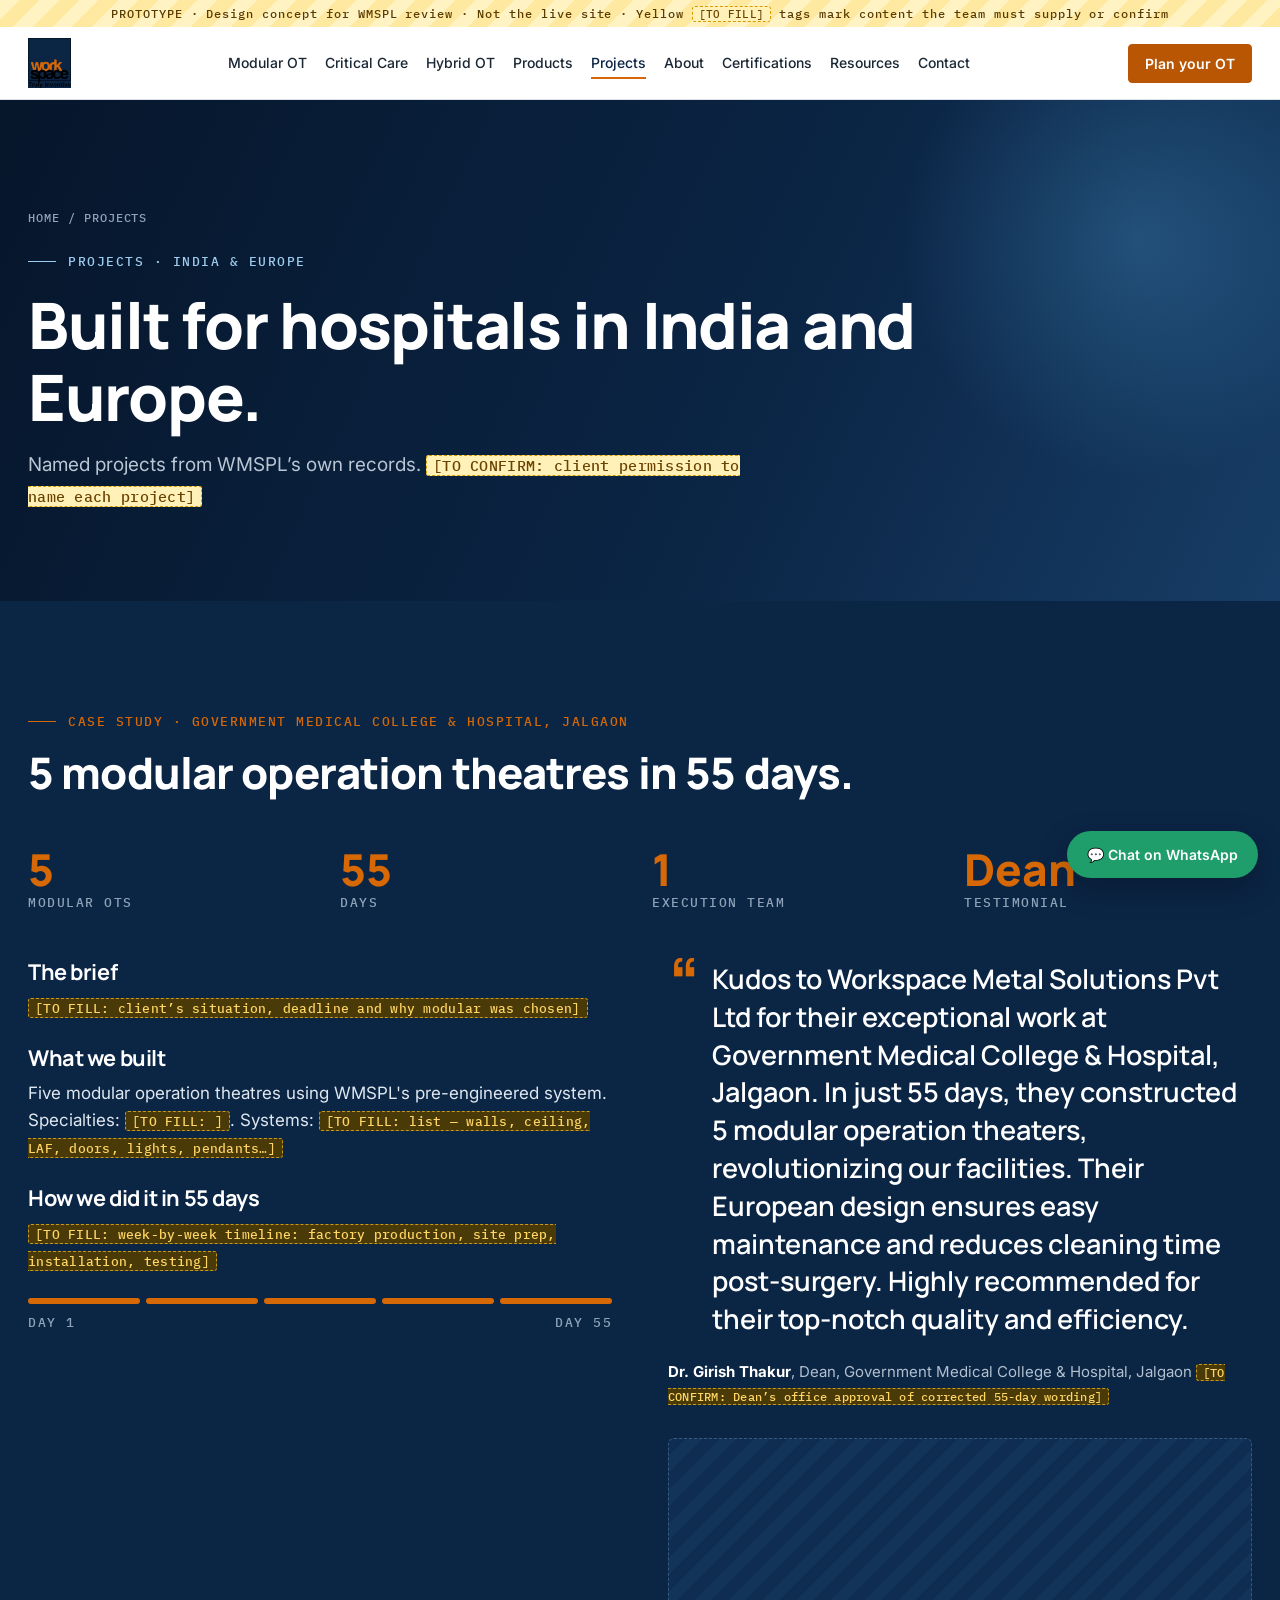
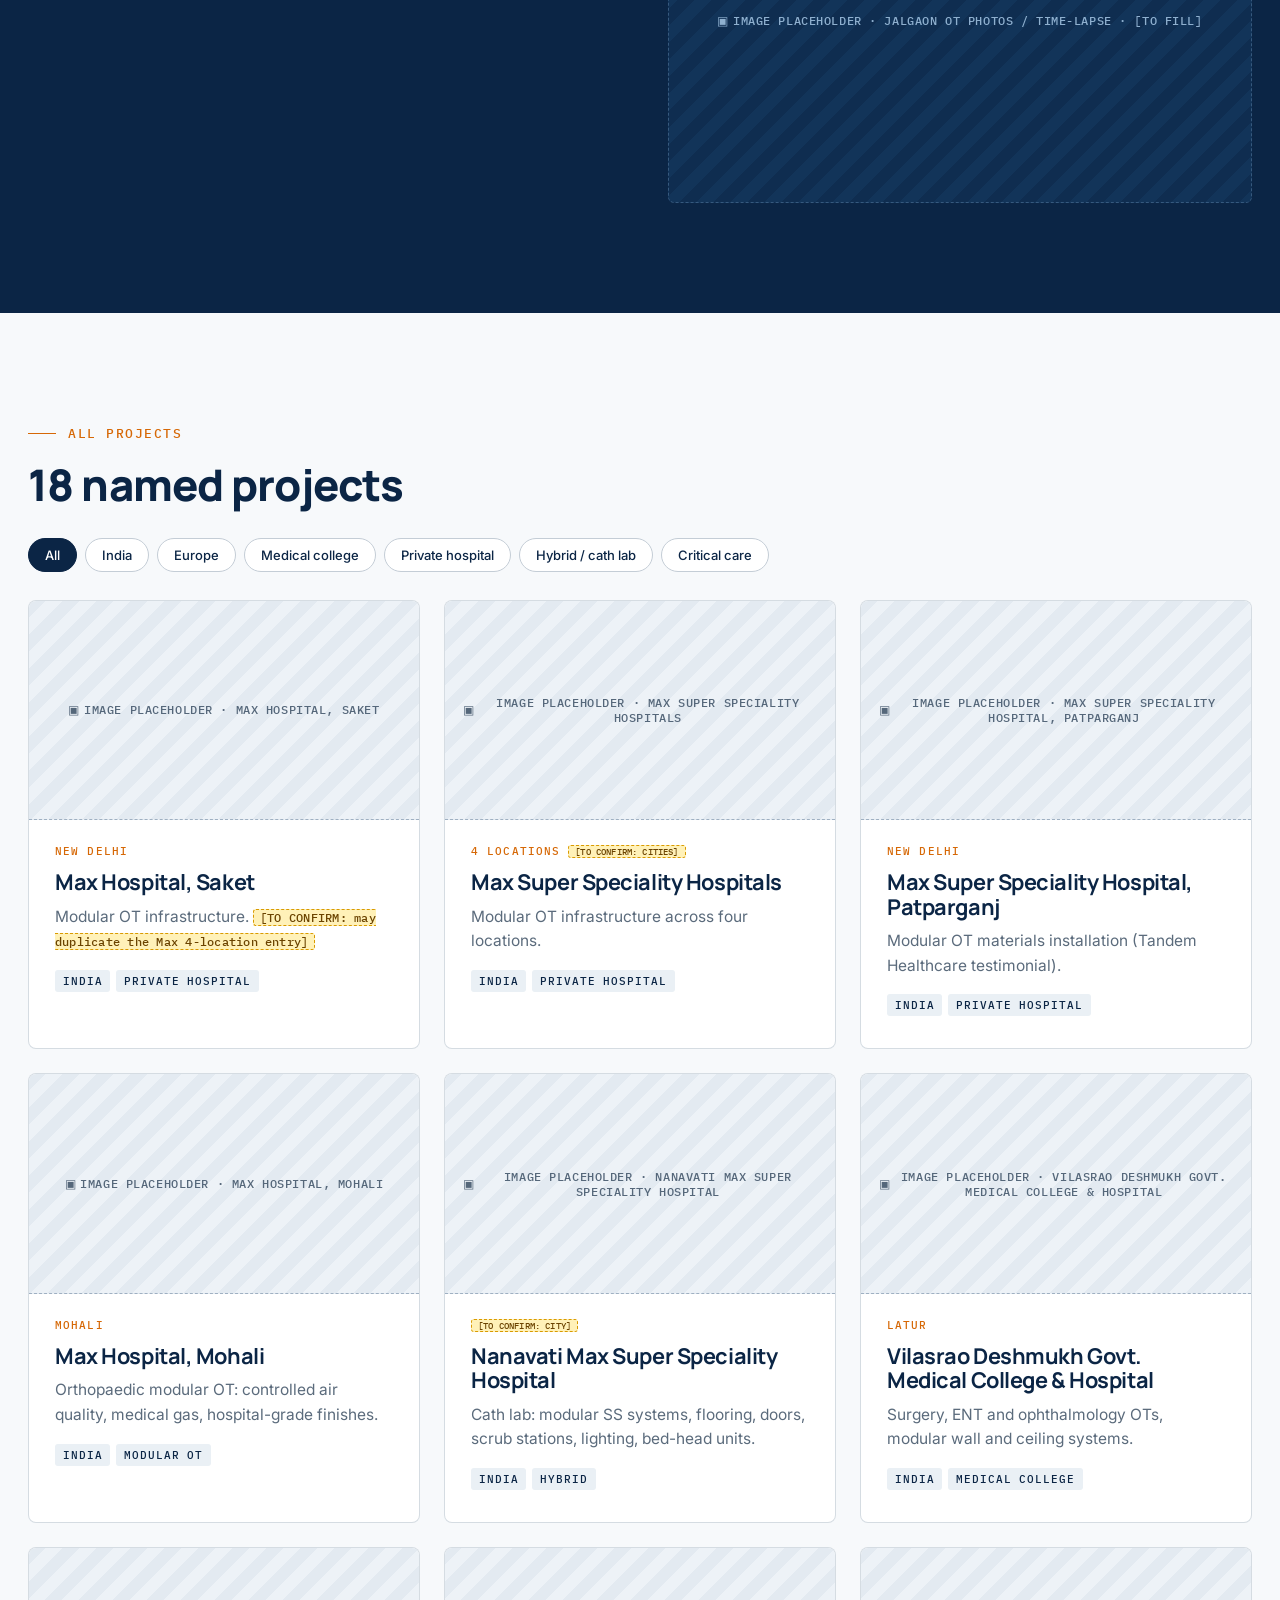
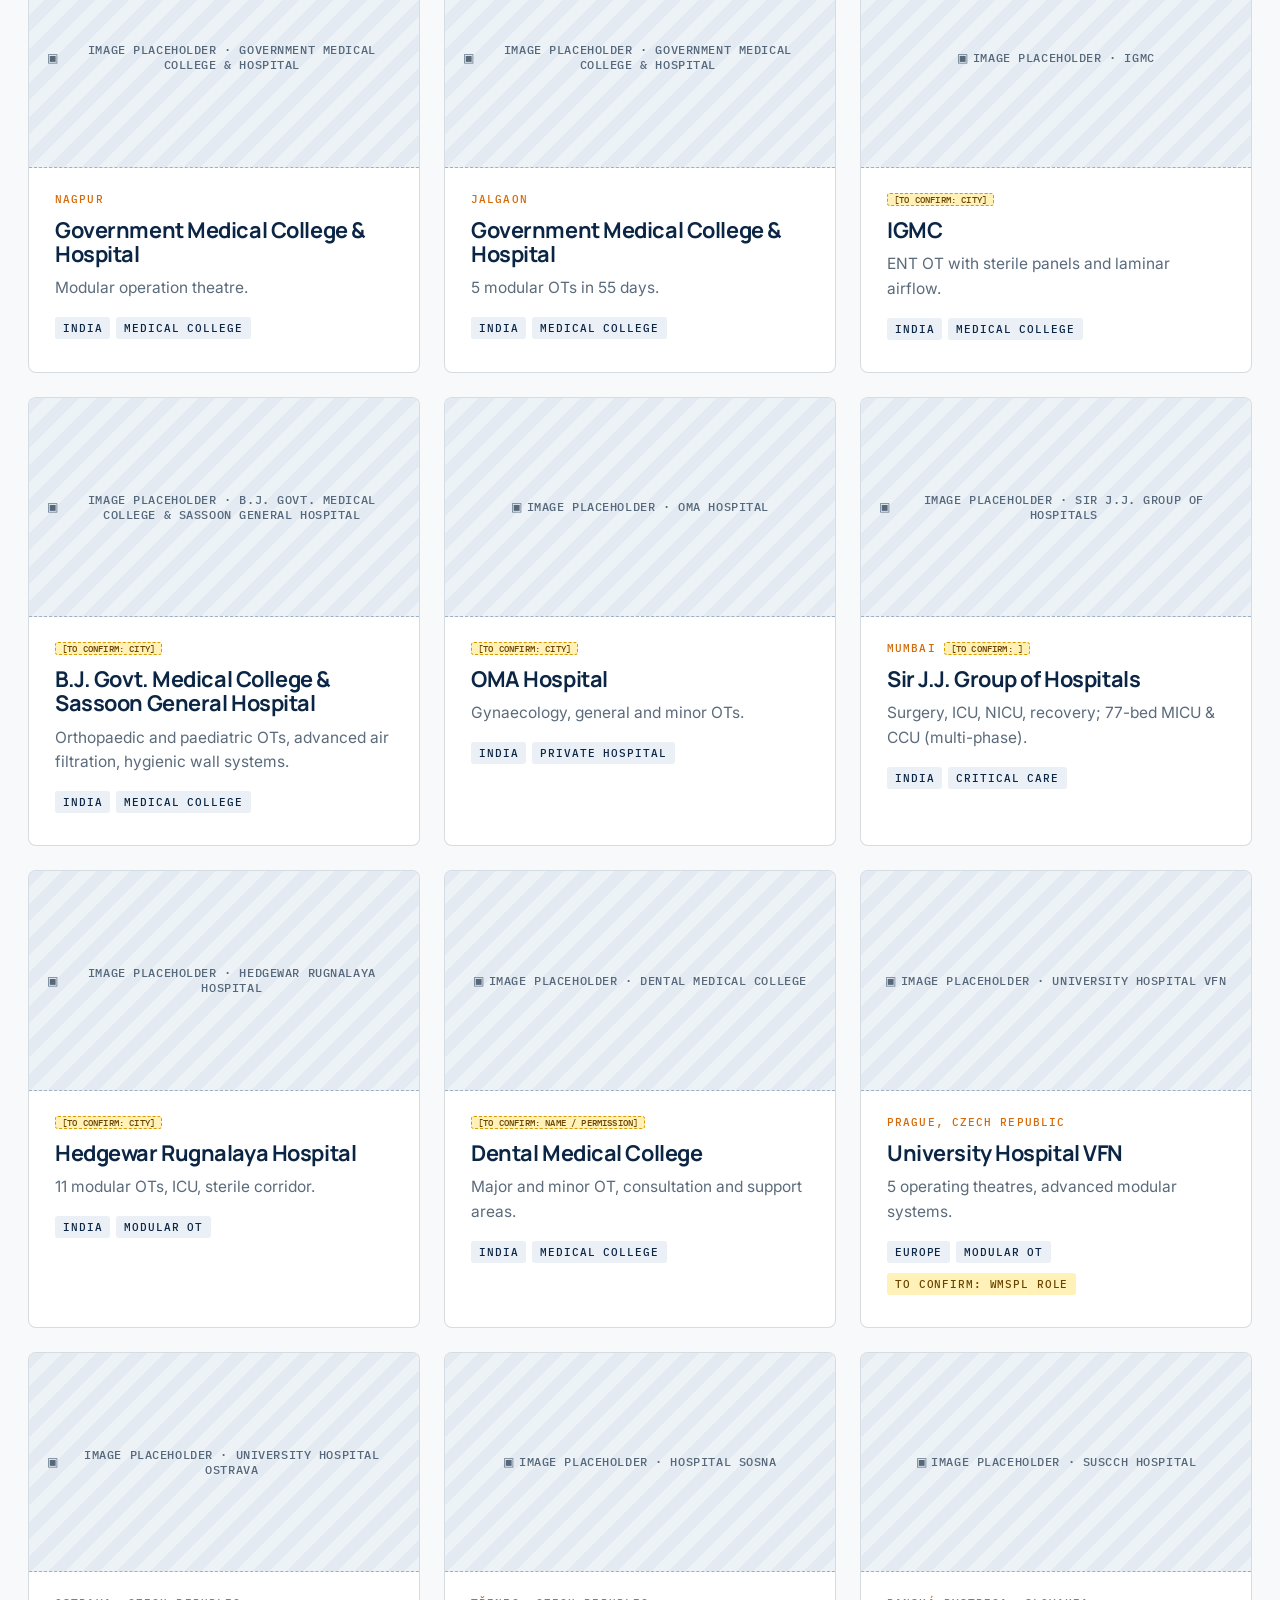
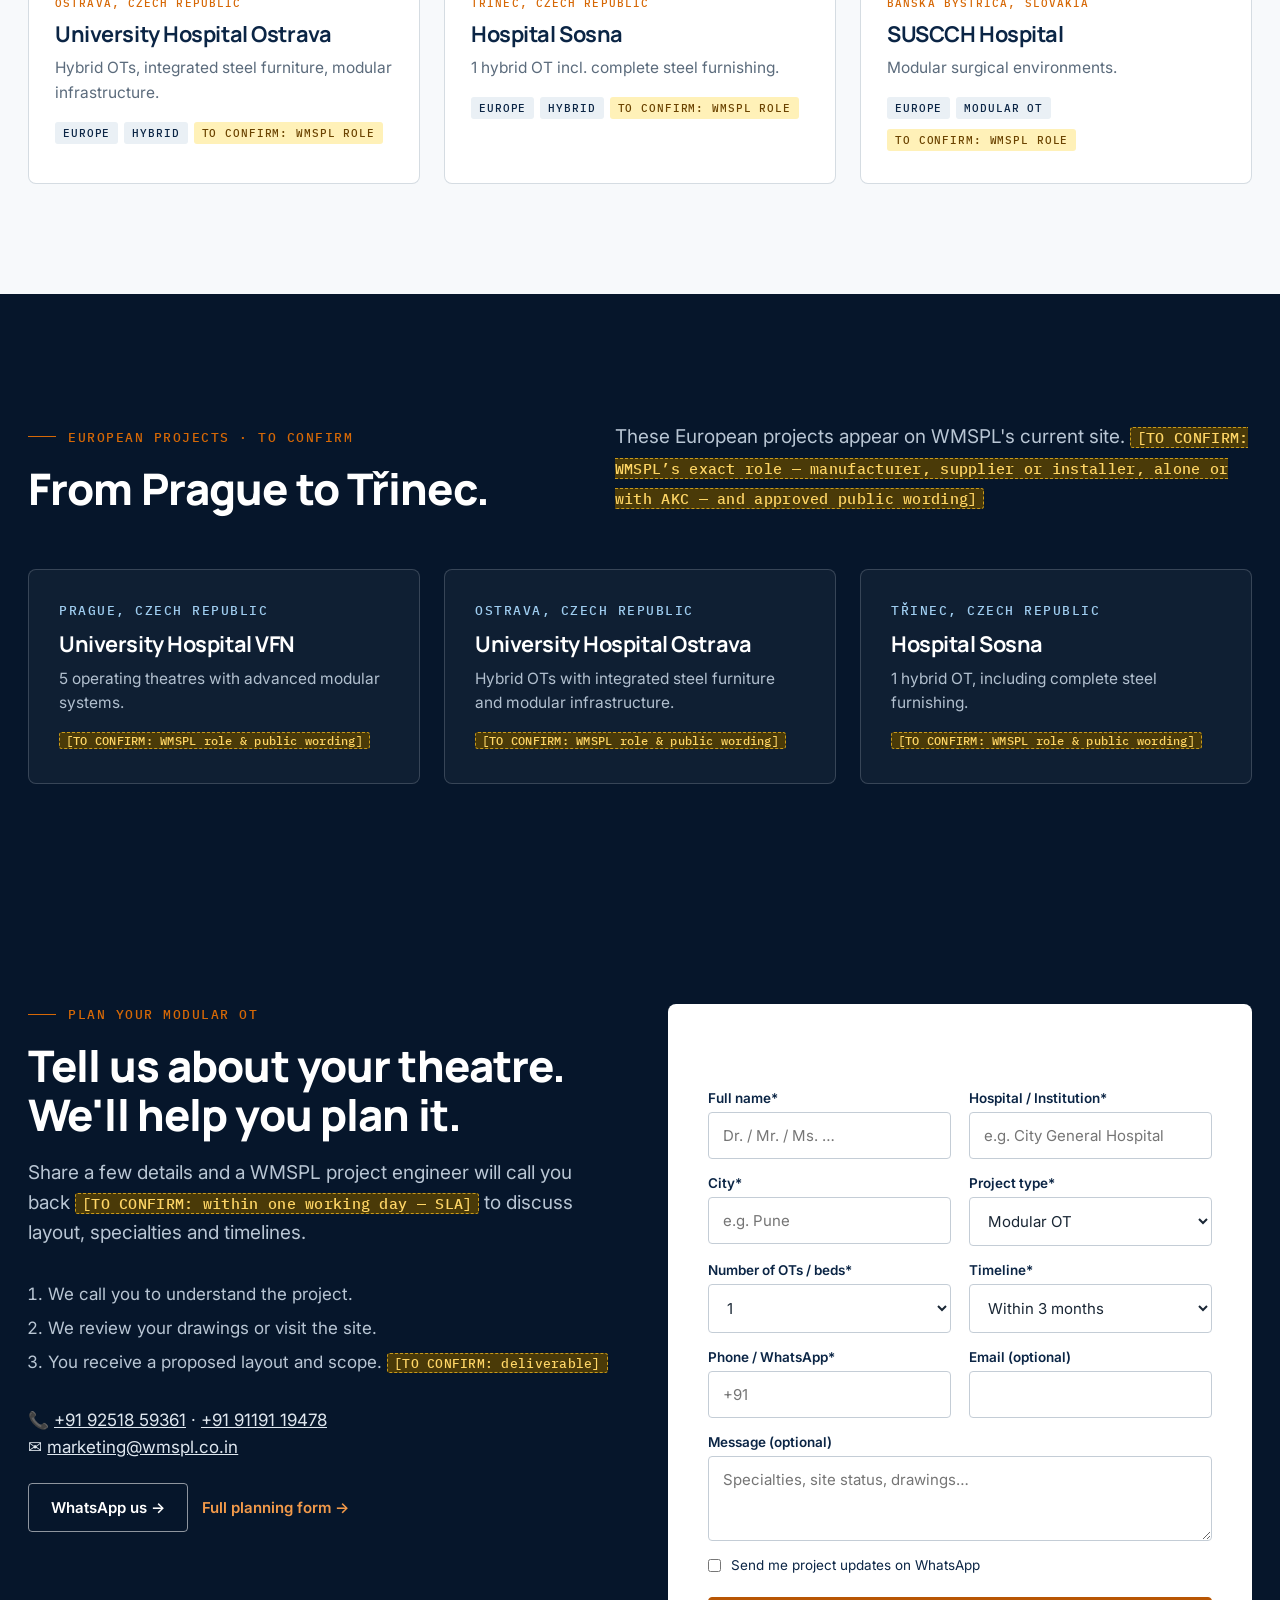
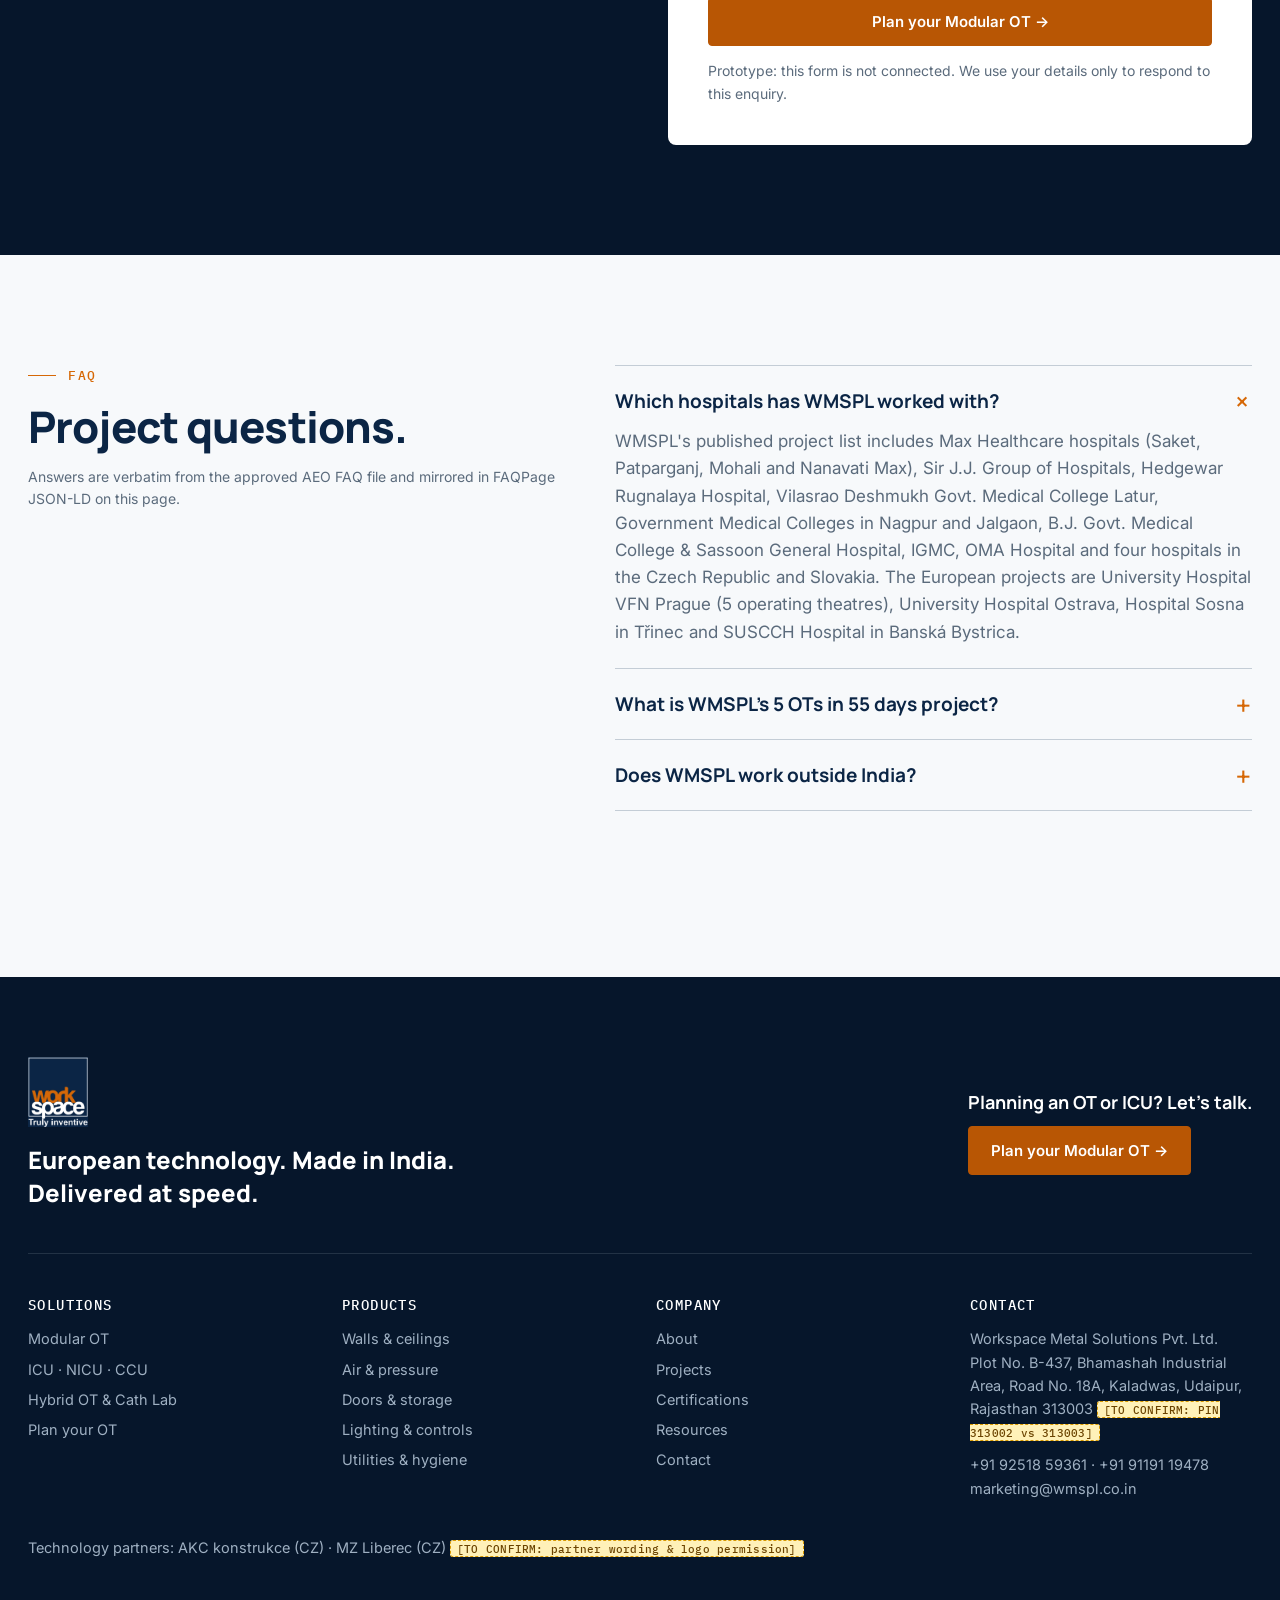
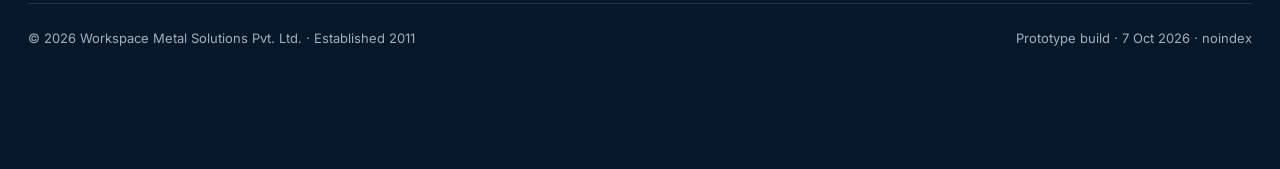
<file: projects.html>
<!doctype html><html lang="en"><head><meta charset="utf-8"><meta name="viewport" content="width=device-width,initial-scale=1">
<meta name="robots" content="noindex,nofollow"><title>Projects · WMSPL (prototype)</title><meta name="description" content="WMSPL projects in India and Europe, including 5 modular OTs in 55 days at GMC Jalgaon.">
<link rel="preconnect" href="https://fonts.googleapis.com"><link rel="preconnect" href="https://fonts.gstatic.com" crossorigin>
<link href="https://fonts.googleapis.com/css2?family=Manrope:wght@600;700;800&family=Inter:wght@400;500;600&family=IBM+Plex+Mono:wght@500&display=swap" rel="stylesheet">
<link rel="stylesheet" href="assets/style.css"><script type="application/ld+json">{"@context": "https://schema.org", "@type": "FAQPage", "mainEntity": [{"@type": "Question", "name": "Which hospitals has WMSPL worked with?", "acceptedAnswer": {"@type": "Answer", "text": "WMSPL's published project list includes Max Healthcare hospitals (Saket, Patparganj, Mohali and Nanavati Max), Sir J.J. Group of Hospitals, Hedgewar Rugnalaya Hospital, Vilasrao Deshmukh Govt. Medical College Latur, Government Medical Colleges in Nagpur and Jalgaon, B.J. Govt. Medical College & Sassoon General Hospital, IGMC, OMA Hospital and four hospitals in the Czech Republic and Slovakia. The European projects are University Hospital VFN Prague (5 operating theatres), University Hospital Ostrava, Hospital Sosna in Třinec and SUSCCH Hospital in Banská Bystrica."}}, {"@type": "Question", "name": "What is WMSPL's 5 OTs in 55 days project?", "acceptedAnswer": {"@type": "Answer", "text": "At Government Medical College & Hospital, Jalgaon, WMSPL constructed five modular operation theatres in 55 days. Dean Dr. Girish Thakur wrote: \"In just 55 days, they constructed 5 modular operation theaters, revolutionizing our facilities.\" He added that the European design ensures easy maintenance and reduces cleaning time after surgery. Modular OTs are built from pre-engineered components made in the factory and assembled on site, which keeps on-site work short."}}, {"@type": "Question", "name": "Does WMSPL work outside India?", "acceptedAnswer": {"@type": "Answer", "text": "Yes. WMSPL serves healthcare institutions in India and overseas. Its project list includes University Hospital VFN in Prague (5 operating theatres), University Hospital Ostrava (hybrid OTs) and Hospital Sosna in Třinec (one hybrid OT with complete steel furnishing), all in the Czech Republic, and SUSCCH Hospital in Banská Bystrica, Slovakia (modular surgical environments). WMSPL's modular OT technology partner, AKC konstrukce, and its medical gas partner, MZ Liberec, are both based in the Czech Republic."}}]}</script></head><body>
<div class="proto">PROTOTYPE · Design concept for WMSPL review · Not the live site · Yellow <span class="tf" style="font-size:11px">[TO FILL]</span> tags mark content the team must supply or confirm</div>
<header><div class="wrap nav"><a class="brand" href="index.html"><img src="assets/logo.png" alt="WMSPL logo"><span>Workspace Metal Solutions<small>Truly inventive · Since 2011</small></span></a>
<input type="checkbox" id="mt"><label class="menu-t" for="mt">Menu</label><ul class="links"><li><a href="modular-operation-theatre.html">Modular OT</a></li><li><a href="critical-care.html">Critical Care</a></li><li><a href="cath-lab-hybrid-ot.html">Hybrid OT</a></li><li><a href="products.html">Products</a></li><li><a href="projects.html" class=on>Projects</a></li><li><a href="about.html">About</a></li><li><a href="certifications.html">Certifications</a></li><li><a href="resources.html">Resources</a></li><li><a href="contact.html">Contact</a></li></ul>
<div class="nav-r"><a class="tel" href="tel:+919251859361">+91 92518 59361</a><a class="btn sm" href="plan-your-ot.html">Plan your OT</a></div></div></header>
<main><section class="phero"><div class="wrap" style="position:relative;z-index:1"><div class="crumbs"><a href="index.html">Home</a> / Projects</div><div class="eyebrow">Projects · India & Europe</div><h1>Built for hospitals in India and Europe.</h1><p class="lead">Named projects from WMSPL’s own records. <span class="tf">[TO CONFIRM: client permission to name each project]</span></p></div></section>
<section class="dark" id="jalgaon"><div class="wrap"><div class="eyebrow">Case study · Government Medical College &amp; Hospital, Jalgaon</div><h2 style="max-width:900px">5 modular operation theatres in 55 days.</h2>
<div class="g4" style="margin:48px 0"><div class="kpi"><b>5</b><p class="mono" style="color:#8fa3b8">Modular OTs</p></div><div class="kpi"><b>55</b><p class="mono" style="color:#8fa3b8">Days</p></div><div class="kpi"><b>1</b><p class="mono" style="color:#8fa3b8">Execution team</p></div><div class="kpi"><b>Dean</b><p class="mono" style="color:#8fa3b8">Testimonial</p></div></div>
<div class="g2"><div><h3>The brief</h3><p style="margin:10px 0 24px"><span class="tf">[TO FILL: client’s situation, deadline and why modular was chosen]</span></p><h3>What we built</h3><p style="margin:10px 0 24px">Five modular operation theatres using WMSPL's pre-engineered system. Specialties: <span class="tf">[TO FILL: ]</span>. Systems: <span class="tf">[TO FILL: list — walls, ceiling, LAF, doors, lights, pendants…]</span></p><h3>How we did it in 55 days</h3><p style="margin:10px 0 24px"><span class="tf">[TO FILL: week-by-week timeline: factory production, site prep, installation, testing]</span></p>
<div class="days"><i></i><i></i><i></i><i></i><i></i></div><div class="mono" style="display:flex;justify-content:space-between;margin-top:8px;color:#8fa3b8"><span>Day 1</span><span>Day 55</span></div></div>
<div><p class="quote">Kudos to Workspace Metal Solutions Pvt Ltd for their exceptional work at Government Medical College &amp; Hospital, Jalgaon. In just 55 days, they constructed 5 modular operation theaters, revolutionizing our facilities. Their European design ensures easy maintenance and reduces cleaning time post-surgery. Highly recommended for their top-notch quality and efficiency.</p><p class="who"><b>Dr. Girish Thakur</b>, Dean, Government Medical College &amp; Hospital, Jalgaon <span class="tf">[TO CONFIRM: Dean’s office approval of corrected 55-day wording]</span></p><div style="margin-top:30px"><div class="ph" >Image placeholder · Jalgaon OT photos / time-lapse · [TO FILL]</div></div></div></div></div></section>
<section><div class="wrap"><div class="eyebrow">All projects</div><h2 style="margin-bottom:28px">18 named projects</h2>
<div class="filters" id="jf"><button class="chip on" data-f="all">All</button><button class="chip" data-f="India">India</button><button class="chip" data-f="Europe">Europe</button><button class="chip" data-f="Medical college">Medical college</button><button class="chip" data-f="Private hospital">Private hospital</button><button class="chip" data-f="Hybrid">Hybrid / cath lab</button><button class="chip" data-f="Critical care">Critical care</button></div>
<div class="g3" id="jg"><div class="card pcard rv" data-r="India" data-t="Private hospital"><div class="ph" >Image placeholder · Max Hospital, Saket</div><div class="b"><div class="cat">New Delhi</div><h3>Max Hospital, Saket</h3><p>Modular OT infrastructure. <span class="tf">[TO CONFIRM: may duplicate the Max 4-location entry]</span></p><div style="margin-top:12px"><span class="tag">India</span><span class="tag">Private hospital</span></div></div></div><div class="card pcard rv" data-r="India" data-t="Private hospital"><div class="ph" >Image placeholder · Max Super Speciality Hospitals</div><div class="b"><div class="cat">4 locations <span class="tf">[TO CONFIRM: cities]</span></div><h3>Max Super Speciality Hospitals</h3><p>Modular OT infrastructure across four locations.</p><div style="margin-top:12px"><span class="tag">India</span><span class="tag">Private hospital</span></div></div></div><div class="card pcard rv" data-r="India" data-t="Private hospital"><div class="ph" >Image placeholder · Max Super Speciality Hospital, Patparganj</div><div class="b"><div class="cat">New Delhi</div><h3>Max Super Speciality Hospital, Patparganj</h3><p>Modular OT materials installation (Tandem Healthcare testimonial).</p><div style="margin-top:12px"><span class="tag">India</span><span class="tag">Private hospital</span></div></div></div><div class="card pcard rv" data-r="India" data-t="Modular OT"><div class="ph" >Image placeholder · Max Hospital, Mohali</div><div class="b"><div class="cat">Mohali</div><h3>Max Hospital, Mohali</h3><p>Orthopaedic modular OT: controlled air quality, medical gas, hospital-grade finishes.</p><div style="margin-top:12px"><span class="tag">India</span><span class="tag">Modular OT</span></div></div></div><div class="card pcard rv" data-r="India" data-t="Hybrid"><div class="ph" >Image placeholder · Nanavati Max Super Speciality Hospital</div><div class="b"><div class="cat"><span class="tf">[TO CONFIRM: city]</span></div><h3>Nanavati Max Super Speciality Hospital</h3><p>Cath lab: modular SS systems, flooring, doors, scrub stations, lighting, bed-head units.</p><div style="margin-top:12px"><span class="tag">India</span><span class="tag">Hybrid</span></div></div></div><div class="card pcard rv" data-r="India" data-t="Medical college"><div class="ph" >Image placeholder · Vilasrao Deshmukh Govt. Medical College & Hospital</div><div class="b"><div class="cat">Latur</div><h3>Vilasrao Deshmukh Govt. Medical College & Hospital</h3><p>Surgery, ENT and ophthalmology OTs, modular wall and ceiling systems.</p><div style="margin-top:12px"><span class="tag">India</span><span class="tag">Medical college</span></div></div></div><div class="card pcard rv" data-r="India" data-t="Medical college"><div class="ph" >Image placeholder · Government Medical College & Hospital</div><div class="b"><div class="cat">Nagpur</div><h3>Government Medical College & Hospital</h3><p>Modular operation theatre.</p><div style="margin-top:12px"><span class="tag">India</span><span class="tag">Medical college</span></div></div></div><div class="card pcard rv" data-r="India" data-t="Medical college"><div class="ph" >Image placeholder · Government Medical College & Hospital</div><div class="b"><div class="cat">Jalgaon</div><h3>Government Medical College & Hospital</h3><p>5 modular OTs in 55 days.</p><div style="margin-top:12px"><span class="tag">India</span><span class="tag">Medical college</span></div></div></div><div class="card pcard rv" data-r="India" data-t="Medical college"><div class="ph" >Image placeholder · IGMC</div><div class="b"><div class="cat"><span class="tf">[TO CONFIRM: city]</span></div><h3>IGMC</h3><p>ENT OT with sterile panels and laminar airflow.</p><div style="margin-top:12px"><span class="tag">India</span><span class="tag">Medical college</span></div></div></div><div class="card pcard rv" data-r="India" data-t="Medical college"><div class="ph" >Image placeholder · B.J. Govt. Medical College & Sassoon General Hospital</div><div class="b"><div class="cat"><span class="tf">[TO CONFIRM: city]</span></div><h3>B.J. Govt. Medical College & Sassoon General Hospital</h3><p>Orthopaedic and paediatric OTs, advanced air filtration, hygienic wall systems.</p><div style="margin-top:12px"><span class="tag">India</span><span class="tag">Medical college</span></div></div></div><div class="card pcard rv" data-r="India" data-t="Private hospital"><div class="ph" >Image placeholder · OMA Hospital</div><div class="b"><div class="cat"><span class="tf">[TO CONFIRM: city]</span></div><h3>OMA Hospital</h3><p>Gynaecology, general and minor OTs.</p><div style="margin-top:12px"><span class="tag">India</span><span class="tag">Private hospital</span></div></div></div><div class="card pcard rv" data-r="India" data-t="Critical care"><div class="ph" >Image placeholder · Sir J.J. Group of Hospitals</div><div class="b"><div class="cat">Mumbai <span class="tf">[TO CONFIRM: ]</span></div><h3>Sir J.J. Group of Hospitals</h3><p>Surgery, ICU, NICU, recovery; 77-bed MICU & CCU (multi-phase).</p><div style="margin-top:12px"><span class="tag">India</span><span class="tag">Critical care</span></div></div></div><div class="card pcard rv" data-r="India" data-t="Modular OT"><div class="ph" >Image placeholder · Hedgewar Rugnalaya Hospital</div><div class="b"><div class="cat"><span class="tf">[TO CONFIRM: city]</span></div><h3>Hedgewar Rugnalaya Hospital</h3><p>11 modular OTs, ICU, sterile corridor.</p><div style="margin-top:12px"><span class="tag">India</span><span class="tag">Modular OT</span></div></div></div><div class="card pcard rv" data-r="India" data-t="Medical college"><div class="ph" >Image placeholder · Dental Medical College</div><div class="b"><div class="cat"><span class="tf">[TO CONFIRM: name / permission]</span></div><h3>Dental Medical College</h3><p>Major and minor OT, consultation and support areas.</p><div style="margin-top:12px"><span class="tag">India</span><span class="tag">Medical college</span></div></div></div><div class="card pcard rv" data-r="Europe" data-t="Modular OT"><div class="ph" >Image placeholder · University Hospital VFN</div><div class="b"><div class="cat">Prague, Czech Republic</div><h3>University Hospital VFN</h3><p>5 operating theatres, advanced modular systems.</p><div style="margin-top:12px"><span class="tag">Europe</span><span class="tag">Modular OT</span><span class="tag c">To confirm: WMSPL role</span></div></div></div><div class="card pcard rv" data-r="Europe" data-t="Hybrid"><div class="ph" >Image placeholder · University Hospital Ostrava</div><div class="b"><div class="cat">Ostrava, Czech Republic</div><h3>University Hospital Ostrava</h3><p>Hybrid OTs, integrated steel furniture, modular infrastructure.</p><div style="margin-top:12px"><span class="tag">Europe</span><span class="tag">Hybrid</span><span class="tag c">To confirm: WMSPL role</span></div></div></div><div class="card pcard rv" data-r="Europe" data-t="Hybrid"><div class="ph" >Image placeholder · Hospital Sosna</div><div class="b"><div class="cat">Třinec, Czech Republic</div><h3>Hospital Sosna</h3><p>1 hybrid OT incl. complete steel furnishing.</p><div style="margin-top:12px"><span class="tag">Europe</span><span class="tag">Hybrid</span><span class="tag c">To confirm: WMSPL role</span></div></div></div><div class="card pcard rv" data-r="Europe" data-t="Modular OT"><div class="ph" >Image placeholder · SUSCCH Hospital</div><div class="b"><div class="cat">Banská Bystrica, Slovakia</div><h3>SUSCCH Hospital</h3><p>Modular surgical environments.</p><div style="margin-top:12px"><span class="tag">Europe</span><span class="tag">Modular OT</span><span class="tag c">To confirm: WMSPL role</span></div></div></div></div></div></section>
<script>document.querySelectorAll('#jf .chip').forEach(b=>b.onclick=()=>{document.querySelectorAll('#jf .chip').forEach(x=>x.classList.toggle('on',x==b));const f=b.dataset.f;document.querySelectorAll('#jg .pcard').forEach(c=>c.style.display=(f=='all'||c.dataset.r==f||c.dataset.t==f)?'':'none')});</script>
<section class="ink"><div class="wrap"><div class="head"><div><div class="eyebrow">European projects · to confirm</div><h2>From Prague to Třinec.</h2></div><p class="lead">These European projects appear on WMSPL's current site. <span class="tf">[TO CONFIRM: WMSPL’s exact role — manufacturer, supplier or installer, alone or with AKC — and approved public wording]</span></p></div><div class="g3"><div class="card rv"><div class="mono" style="color:#9fcdf0">Prague, Czech Republic</div><h3>University Hospital VFN</h3><p>5 operating theatres with advanced modular systems.</p><p style="margin-top:12px"><span class="tf">[TO CONFIRM: WMSPL role & public wording]</span></p></div><div class="card rv"><div class="mono" style="color:#9fcdf0">Ostrava, Czech Republic</div><h3>University Hospital Ostrava</h3><p>Hybrid OTs with integrated steel furniture and modular infrastructure.</p><p style="margin-top:12px"><span class="tf">[TO CONFIRM: WMSPL role & public wording]</span></p></div><div class="card rv"><div class="mono" style="color:#9fcdf0">Třinec, Czech Republic</div><h3>Hospital Sosna</h3><p>1 hybrid OT, including complete steel furnishing.</p><p style="margin-top:12px"><span class="tf">[TO CONFIRM: WMSPL role & public wording]</span></p></div></div></div></section><section class="ink" id="enquiry"><div class="wrap g2"><div><div class="eyebrow">Plan your modular OT</div><h2>Tell us about your theatre. We'll help you plan it.</h2><p class="lead">Share a few details and a WMSPL project engineer will call you back <span class="tf">[TO CONFIRM: within one working day — SLA]</span> to discuss layout, specialties and timelines.</p>
<ol style="margin:28px 0 0 20px;color:#b9c6d4;line-height:2"><li>We call you to understand the project.</li><li>We review your drawings or visit the site.</li><li>You receive a proposed layout and scope. <span class="tf">[TO CONFIRM: deliverable]</span></li></ol>
<p style="margin-top:28px">📞 <a href="tel:+919251859361">+91 92518 59361</a> · <a href="tel:+919119119478">+91 91191 19478</a><br>✉ <a href="mailto:marketing@wmspl.co.in">marketing@wmspl.co.in</a></p>
<div class="cta-row" style="margin-top:22px"><a class="btn ghost" href="https://wa.me/919251859361?text=Hi%20WMSPL%2C%20I%27d%20like%20to%20plan%20a%20modular%20OT">WhatsApp us →</a><a class="arrow" href="plan-your-ot.html">Full planning form →</a></div></div>
<form class="form" onsubmit="event.preventDefault();this.querySelector('.ok').style.display='block'"><h3 style="margin-bottom:22px">Project enquiry</h3>
<div class="row"><label>Full name*<input required placeholder="Dr. / Mr. / Ms. …"></label><label>Hospital / Institution*<input required placeholder="e.g. City General Hospital"></label></div>
<div class="row"><label>City*<input required placeholder="e.g. Pune"></label><label>Project type*<select><option>Modular OT</option><option>ICU / Critical Care</option><option>NICU</option><option>MICU / CCU</option><option>Cath Lab / Hybrid OT</option><option>Sterile Corridor</option><option>OT + ICU block</option><option>Other</option></select></label></div>
<div class="row"><label>Number of OTs / beds*<select><option>1</option><option>2–3</option><option>4–6</option><option>7–10</option><option>10+</option><option>Not sure yet</option></select></label><label>Timeline*<select><option>Within 3 months</option><option>3–6 months</option><option>6–12 months</option><option>Planning / budgetary stage</option></select></label></div>
<div class="row"><label>Phone / WhatsApp*<input required placeholder="+91"></label><label>Email (optional)<input type="email"></label></div>
<label>Message (optional)<textarea rows="3" placeholder="Specialties, site status, drawings…"></textarea></label>
<label class="chk"><input type="checkbox"> Send me project updates on WhatsApp</label>
<button class="btn" type="submit">Plan your Modular OT →</button>
<p class="note">Prototype: this form is not connected. We use your details only to respond to this enquiry.</p>
<div class="ok">Thank you. Your enquiry has reached our project team (prototype — nothing was sent). Need us sooner? <a href="https://wa.me/919251859361">WhatsApp +91 92518 59361</a>.</div></form></div></section><section><div class="wrap head" style="align-items:start"><div><div class="eyebrow">FAQ</div><h2>Project questions.</h2><p class="note">Answers are verbatim from the approved AEO FAQ file and mirrored in FAQPage JSON-LD on this page.</p></div><div class="faq"><details open><summary>Which hospitals has WMSPL worked with?</summary><p>WMSPL&#x27;s published project list includes Max Healthcare hospitals (Saket, Patparganj, Mohali and Nanavati Max), Sir J.J. Group of Hospitals, Hedgewar Rugnalaya Hospital, Vilasrao Deshmukh Govt. Medical College Latur, Government Medical Colleges in Nagpur and Jalgaon, B.J. Govt. Medical College &amp; Sassoon General Hospital, IGMC, OMA Hospital and four hospitals in the Czech Republic and Slovakia. The European projects are University Hospital VFN Prague (5 operating theatres), University Hospital Ostrava, Hospital Sosna in Třinec and SUSCCH Hospital in Banská Bystrica.</p></details><details><summary>What is WMSPL&#x27;s 5 OTs in 55 days project?</summary><p>At Government Medical College &amp; Hospital, Jalgaon, WMSPL constructed five modular operation theatres in 55 days. Dean Dr. Girish Thakur wrote: &quot;In just 55 days, they constructed 5 modular operation theaters, revolutionizing our facilities.&quot; He added that the European design ensures easy maintenance and reduces cleaning time after surgery. Modular OTs are built from pre-engineered components made in the factory and assembled on site, which keeps on-site work short.</p></details><details><summary>Does WMSPL work outside India?</summary><p>Yes. WMSPL serves healthcare institutions in India and overseas. Its project list includes University Hospital VFN in Prague (5 operating theatres), University Hospital Ostrava (hybrid OTs) and Hospital Sosna in Třinec (one hybrid OT with complete steel furnishing), all in the Czech Republic, and SUSCCH Hospital in Banská Bystrica, Slovakia (modular surgical environments). WMSPL&#x27;s modular OT technology partner, AKC konstrukce, and its medical gas partner, MZ Liberec, are both based in the Czech Republic.</p></details></div></div></section></main>
<footer><div class="wrap"><div class="ftop"><div><img src="assets/logo-white.png" alt="WMSPL" style="height:70px;margin-bottom:16px"><div class="tag-l">European technology. Made in India. Delivered at speed.</div></div><div><p style="color:#fff;font:700 18px Manrope;margin-bottom:12px">Planning an OT or ICU? Let's talk.</p><a class="btn" href="plan-your-ot.html">Plan your Modular OT →</a></div></div>
<div class="fgrid"><div><h4>Solutions</h4><ul><li><a href="modular-operation-theatre.html">Modular OT</a></li><li><a href="critical-care.html">ICU · NICU · CCU</a></li><li><a href="cath-lab-hybrid-ot.html">Hybrid OT & Cath Lab</a></li><li><a href="plan-your-ot.html">Plan your OT</a></li></ul></div>
<div><h4>Products</h4><ul><li><a href="products.html#walls">Walls & ceilings</a></li><li><a href="products.html#air">Air & pressure</a></li><li><a href="products.html#doors">Doors & storage</a></li><li><a href="products.html#light">Lighting & controls</a></li><li><a href="products.html#util">Utilities & hygiene</a></li></ul></div>
<div><h4>Company</h4><ul><li><a href="about.html">About</a></li><li><a href="projects.html">Projects</a></li><li><a href="certifications.html">Certifications</a></li><li><a href="resources.html">Resources</a></li><li><a href="contact.html">Contact</a></li></ul></div>
<div><h4>Contact</h4><p>Workspace Metal Solutions Pvt. Ltd.<br>Plot No. B-437, Bhamashah Industrial Area, Road No. 18A, Kaladwas, Udaipur, Rajasthan 313003 <span class="tf">[TO CONFIRM: PIN 313002 vs 313003]</span></p><p style="margin-top:10px"><a href="tel:+919251859361">+91 92518 59361</a> · <a href="tel:+919119119478">+91 91191 19478</a><br><a href="mailto:marketing@wmspl.co.in">marketing@wmspl.co.in</a></p></div></div>
<p style="margin-top:36px">Technology partners: AKC konstrukce (CZ) · MZ Liberec (CZ) <span class="tf">[TO CONFIRM: partner wording & logo permission]</span></p>
<div class="legal"><span>© 2026 Workspace Metal Solutions Pvt. Ltd. · Established 2011</span><span>Prototype build · 7 Oct 2026 · noindex</span></div></div></footer>
<a class="wa" href="https://wa.me/919251859361">💬 Chat on WhatsApp</a>
<nav class="mbar"><a href="tel:+919251859361">Call</a><a href="https://wa.me/919251859361">WhatsApp</a><a href="plan-your-ot.html">Plan your OT</a></nav>
<script>const io=new IntersectionObserver(e=>e.forEach(x=>{if(x.isIntersecting){x.target.classList.add('in');io.unobserve(x.target)}}),{threshold:.12});document.querySelectorAll('.rv').forEach(el=>io.observe(el));</script>
</body></html>
</file>
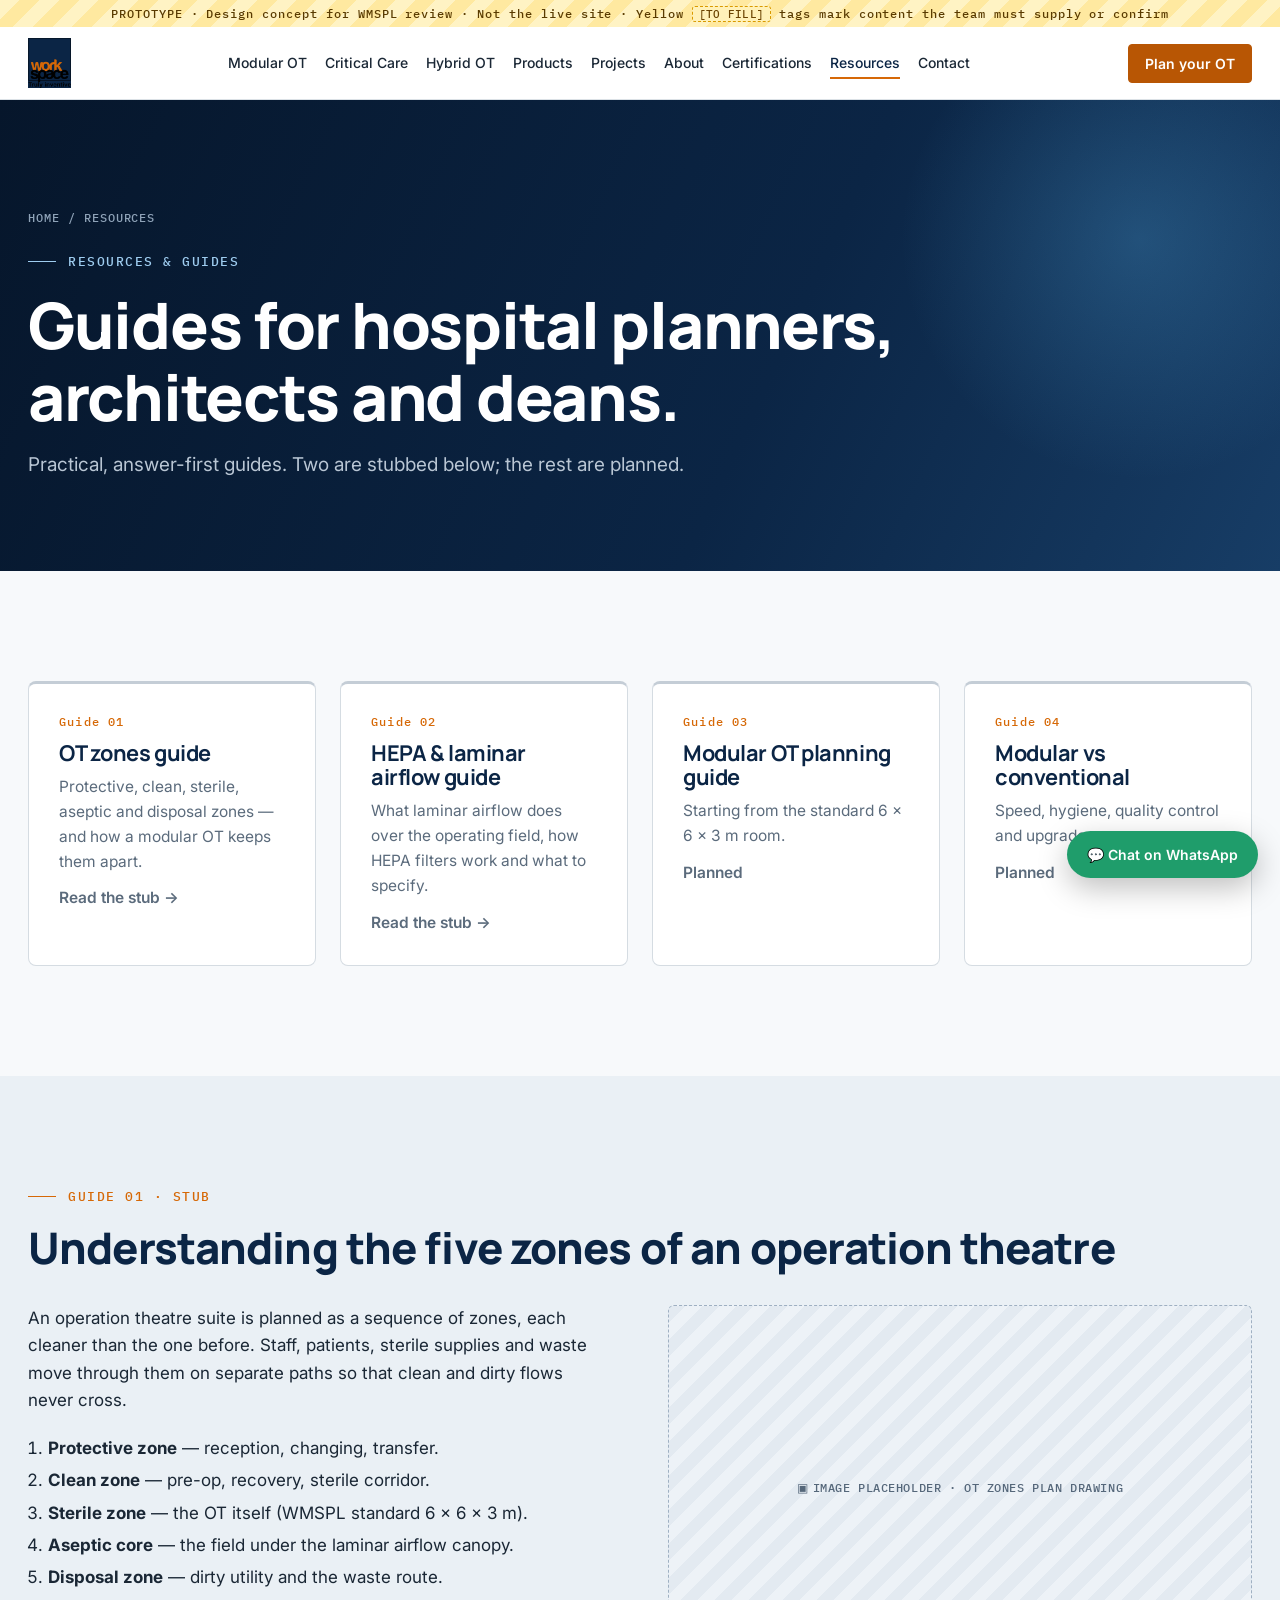
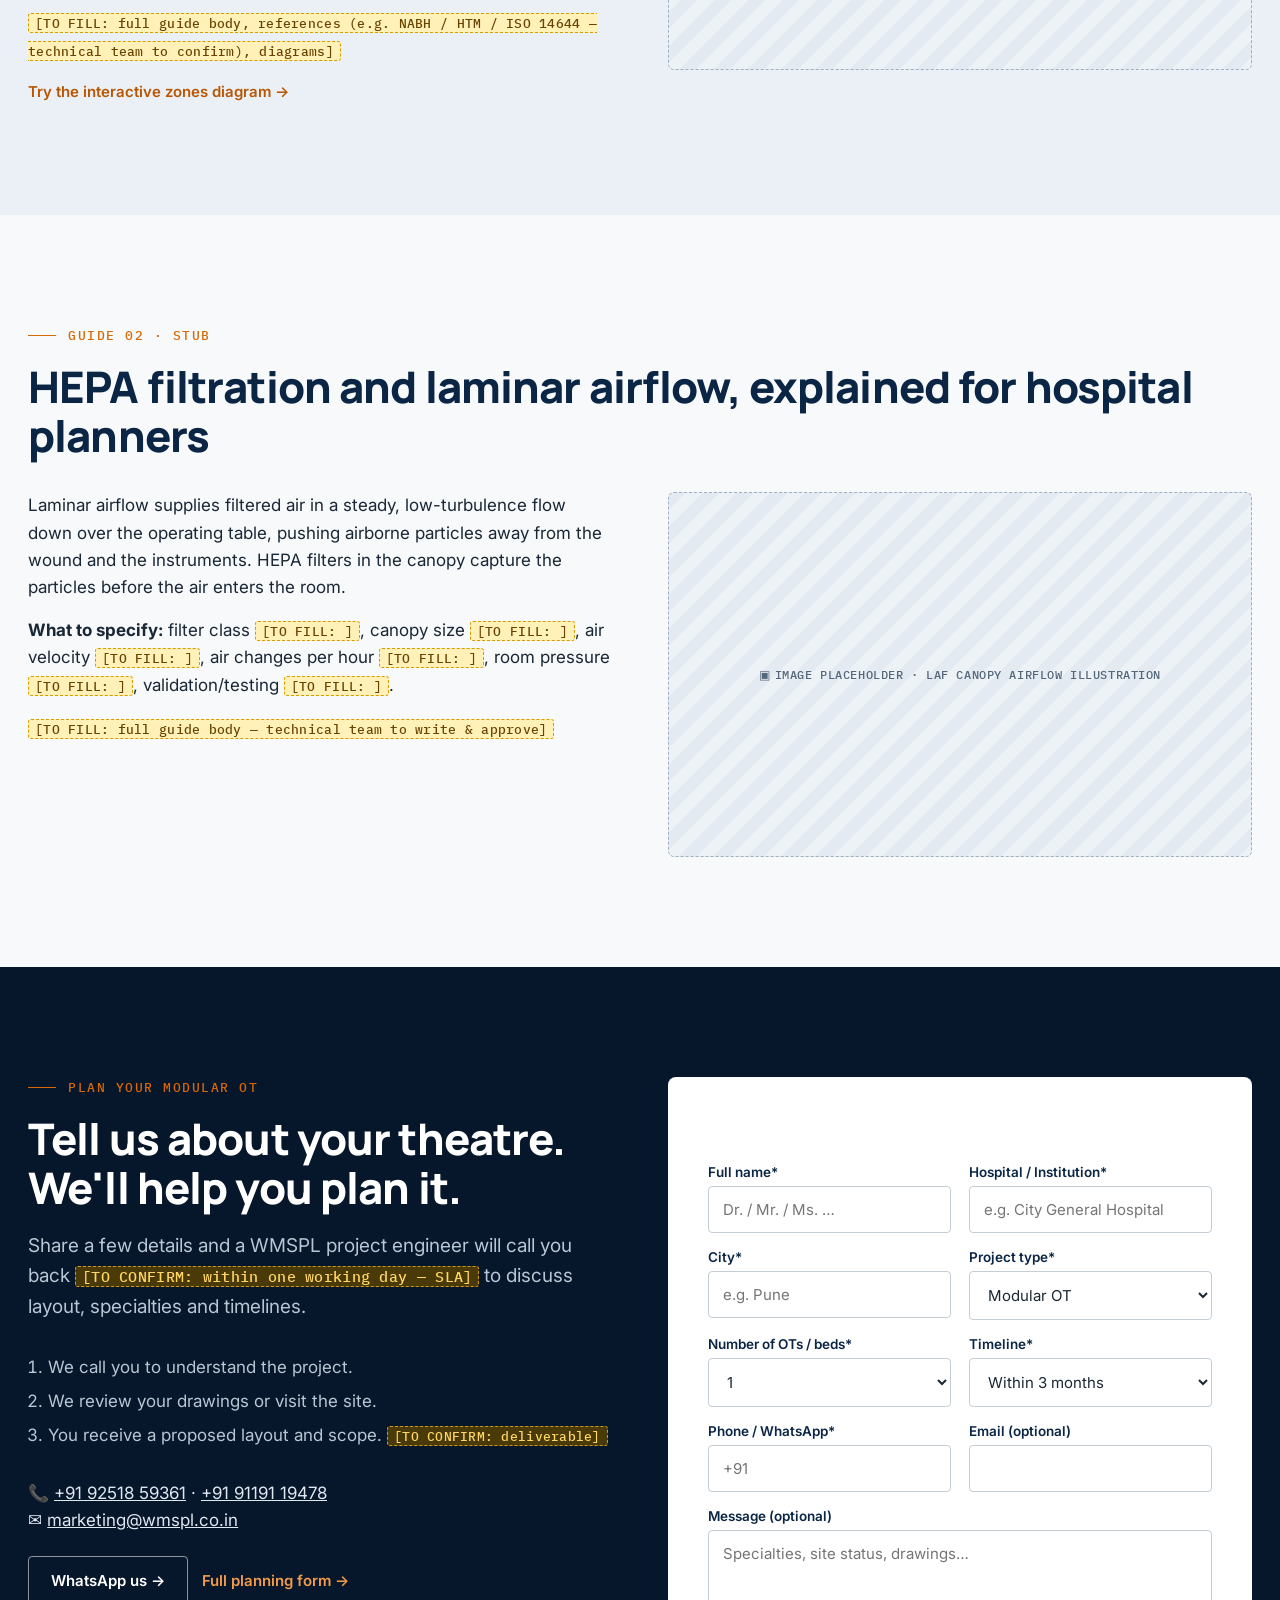
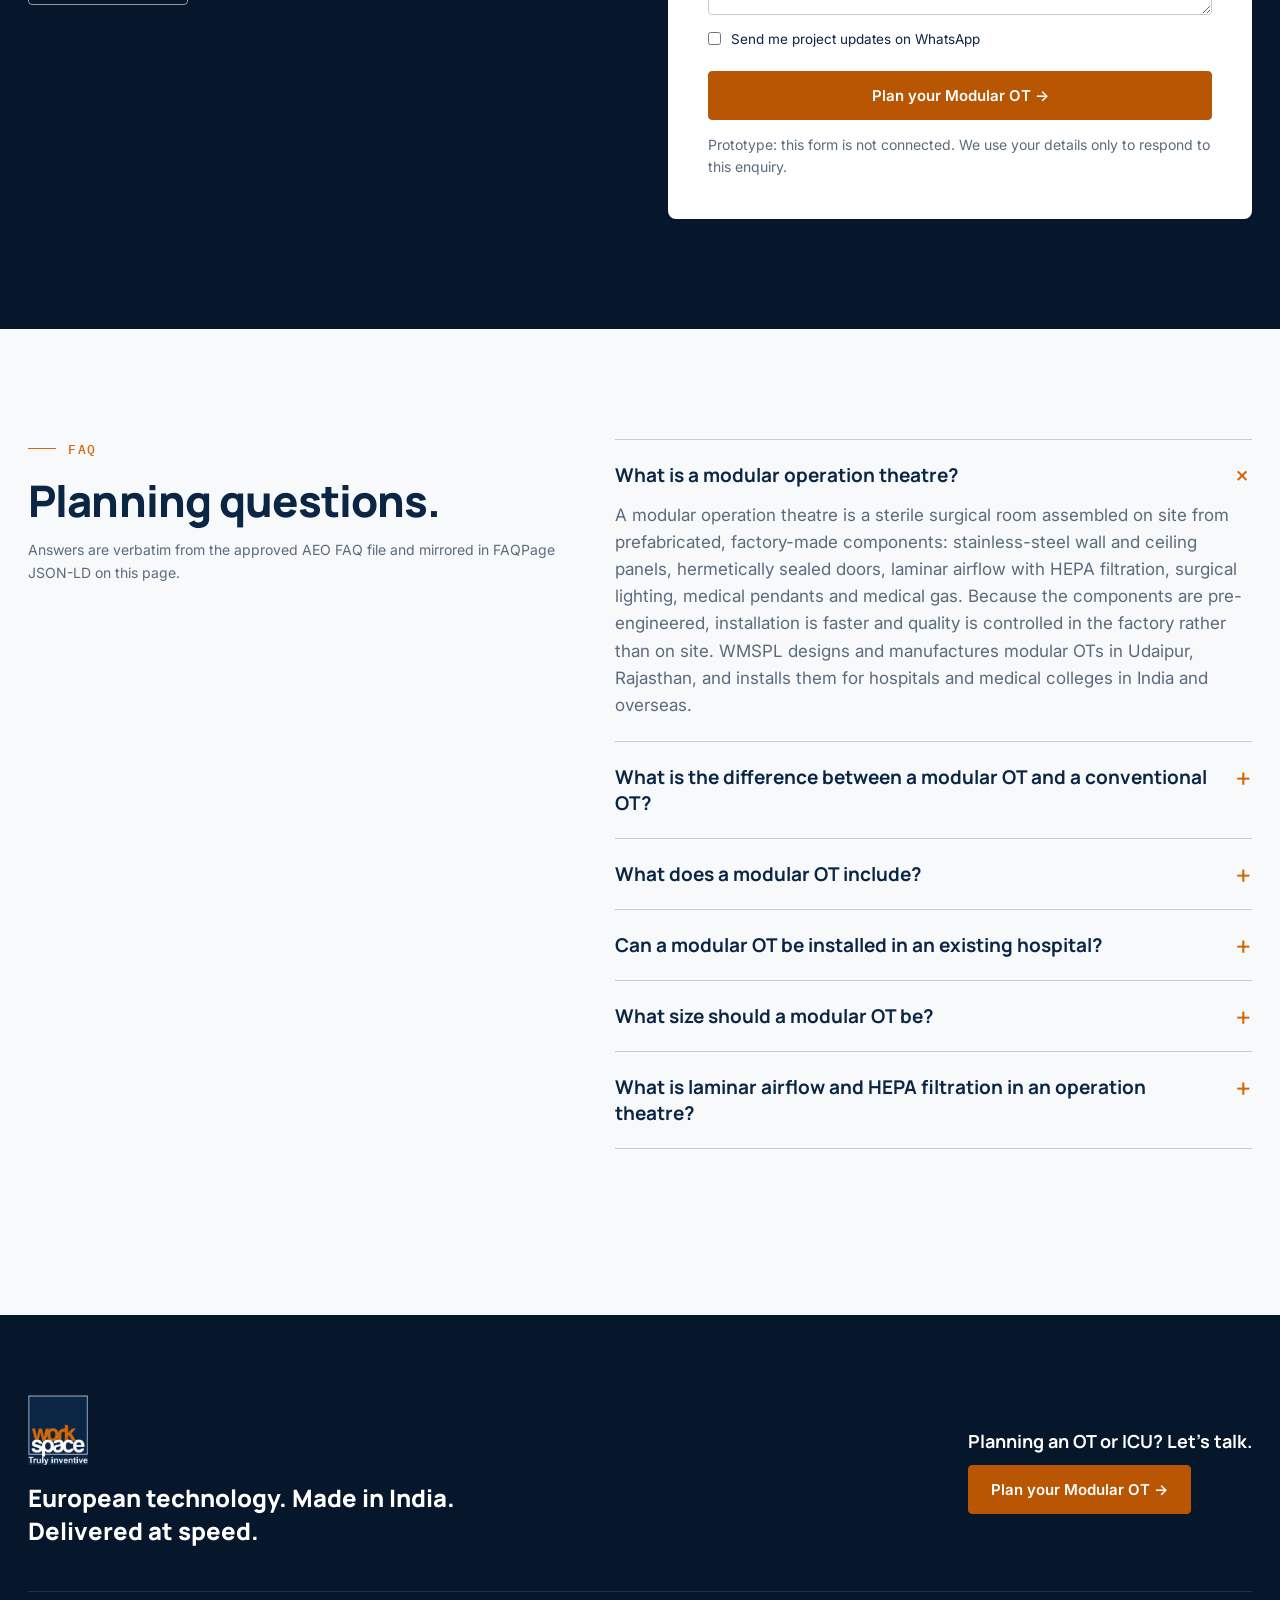
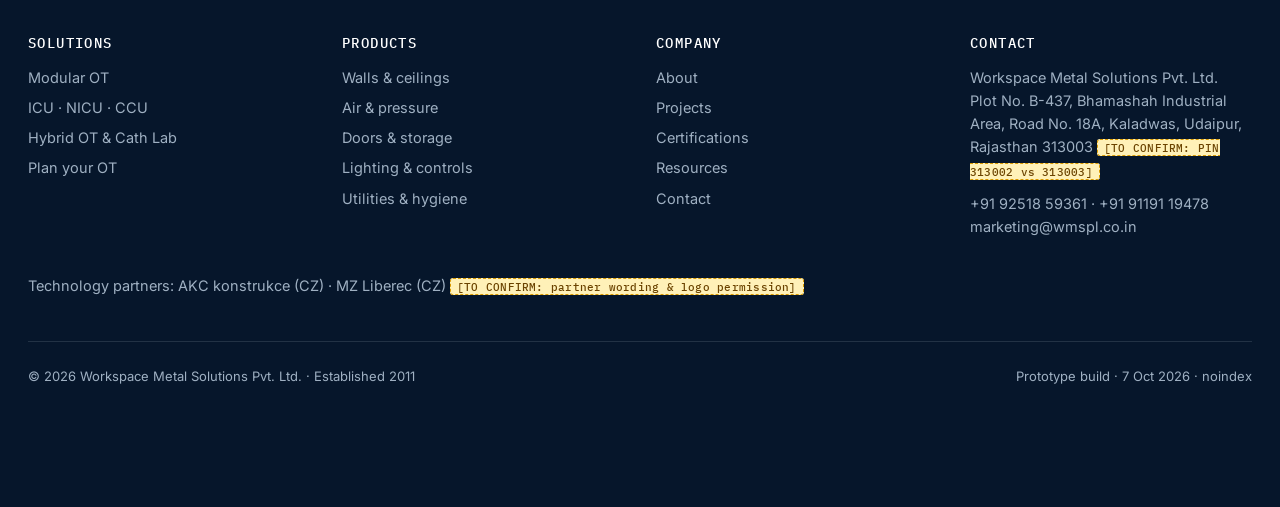
<file: resources.html>
<!doctype html><html lang="en"><head><meta charset="utf-8"><meta name="viewport" content="width=device-width,initial-scale=1">
<meta name="robots" content="noindex,nofollow"><title>Resources & guides · WMSPL (prototype)</title><meta name="description" content="Guides on OT zones, HEPA and laminar airflow, and modular OT planning.">
<link rel="preconnect" href="https://fonts.googleapis.com"><link rel="preconnect" href="https://fonts.gstatic.com" crossorigin>
<link href="https://fonts.googleapis.com/css2?family=Manrope:wght@600;700;800&family=Inter:wght@400;500;600&family=IBM+Plex+Mono:wght@500&display=swap" rel="stylesheet">
<link rel="stylesheet" href="assets/style.css"><script type="application/ld+json">{"@context": "https://schema.org", "@type": "FAQPage", "mainEntity": [{"@type": "Question", "name": "What is a modular operation theatre?", "acceptedAnswer": {"@type": "Answer", "text": "A modular operation theatre is a sterile surgical room assembled on site from prefabricated, factory-made components: stainless-steel wall and ceiling panels, hermetically sealed doors, laminar airflow with HEPA filtration, surgical lighting, medical pendants and medical gas. Because the components are pre-engineered, installation is faster and quality is controlled in the factory rather than on site. WMSPL designs and manufactures modular OTs in Udaipur, Rajasthan, and installs them for hospitals and medical colleges in India and overseas."}}, {"@type": "Question", "name": "What is the difference between a modular OT and a conventional OT?", "acceptedAnswer": {"@type": "Answer", "text": "A conventional OT is built on site with civil construction. A modular OT is assembled on site from prefabricated, pre-engineered components. As a result, modular OTs usually install faster, with more consistent quality control, an environment that is easier to keep sterile, and easier modification or upgrade later. Conventional OTs involve more on-site work, dust and disruption. The trade-offs are a higher initial cost and the need for specialised maintenance. WMSPL's comparison table also covers design adaptability, material wastage, running costs and equipment integration."}}, {"@type": "Question", "name": "What does a modular OT include?", "acceptedAnswer": {"@type": "Answer", "text": "A complete WMSPL modular OT includes a stainless-steel wall and ceiling system, hermetically sealed sliding doors, laminar airflow with HEPA filtration, surgical and peripheral lighting, medical pendants, a touch control panel with touchless sensors, an X-ray viewer, scrub stations, medical flooring, steel furniture and medical gas outlets. Each component is designed to fit the others as one system. WMSPL's sliding doors fit flush with the wall panels to form a uniform surface, and peripheral lighting is specified at a minimum of 1000 lux. The exact configuration is planned around the specialty and the room."}}, {"@type": "Question", "name": "Can a modular OT be installed in an existing hospital?", "acceptedAnswer": {"@type": "Answer", "text": "Yes. Modular OTs suit new buildings and upgrades of existing theatres, because factory-made components need less on-site civil work and cause less dust and downtime. WMSPL designs its modular OTs for rapid installation and easy upgrades in active hospital settings. Feasibility depends on the existing room's dimensions, ceiling height and the space available for air handling and services. A survey of the existing structure, services and access routes is usually the first step. Hospitals can share drawings of the existing space through WMSPL's enquiry form."}}, {"@type": "Question", "name": "What size should a modular OT be?", "acceptedAnswer": {"@type": "Answer", "text": "The standard WMSPL modular OT is 6 m long, 6 m wide and 3 m high, giving 36 m² of floor area, or about 388 sq ft. This is the typical standard size for planning, while final dimensions can vary by specialty and site requirements during design. Final dimensions are set during layout design, together with the hospital's architect and the equipment list."}}, {"@type": "Question", "name": "What is laminar airflow and HEPA filtration in an operation theatre?", "acceptedAnswer": {"@type": "Answer", "text": "Laminar airflow (LAF) is a steady, low-turbulence, one-directional flow of filtered air, usually delivered downward from a ceiling unit over the operating table, that sweeps airborne particles away from the surgical site. HEPA (high-efficiency particulate air) filters clean that air; under the common definition, they capture at least 99.97% of particles 0.3 microns in size. Together they help control airborne contamination, which matters most in infection-sensitive surgery. WMSPL supplies laminar airflow and HEPA systems as part of its modular OTs; the ENT OT it supplied to IGMC, for example, was equipped with laminar airflow."}}]}</script></head><body>
<div class="proto">PROTOTYPE · Design concept for WMSPL review · Not the live site · Yellow <span class="tf" style="font-size:11px">[TO FILL]</span> tags mark content the team must supply or confirm</div>
<header><div class="wrap nav"><a class="brand" href="index.html"><img src="assets/logo.png" alt="WMSPL logo"><span>Workspace Metal Solutions<small>Truly inventive · Since 2011</small></span></a>
<input type="checkbox" id="mt"><label class="menu-t" for="mt">Menu</label><ul class="links"><li><a href="modular-operation-theatre.html">Modular OT</a></li><li><a href="critical-care.html">Critical Care</a></li><li><a href="cath-lab-hybrid-ot.html">Hybrid OT</a></li><li><a href="products.html">Products</a></li><li><a href="projects.html">Projects</a></li><li><a href="about.html">About</a></li><li><a href="certifications.html">Certifications</a></li><li><a href="resources.html" class=on>Resources</a></li><li><a href="contact.html">Contact</a></li></ul>
<div class="nav-r"><a class="tel" href="tel:+919251859361">+91 92518 59361</a><a class="btn sm" href="plan-your-ot.html">Plan your OT</a></div></div></header>
<main><section class="phero"><div class="wrap" style="position:relative;z-index:1"><div class="crumbs"><a href="index.html">Home</a> / Resources</div><div class="eyebrow">Resources & guides</div><h1>Guides for hospital planners, architects and deans.</h1><p class="lead">Practical, answer-first guides. Two are stubbed below; the rest are planned.</p></div></section>
<section><div class="wrap g4"><a class="card top rv" style="text-decoration:none" href="#g0"><div class="n">Guide 01</div><h3>OT zones guide</h3><p>Protective, clean, sterile, aseptic and disposal zones — and how a modular OT keeps them apart.</p><p class="arrow" style="margin-top:12px">Read the stub →</p></a><a class="card top rv" style="text-decoration:none" href="#g1"><div class="n">Guide 02</div><h3>HEPA & laminar airflow guide</h3><p>What laminar airflow does over the operating field, how HEPA filters work and what to specify.</p><p class="arrow" style="margin-top:12px">Read the stub →</p></a><a class="card top rv" style="text-decoration:none" href="#g2"><div class="n">Guide 03</div><h3>Modular OT planning guide</h3><p>Starting from the standard 6 × 6 × 3 m room.</p><p class="arrow" style="margin-top:12px">Planned</p></a><a class="card top rv" style="text-decoration:none" href="#g3"><div class="n">Guide 04</div><h3>Modular vs conventional</h3><p>Speed, hygiene, quality control and upgrades.</p><p class="arrow" style="margin-top:12px">Planned</p></a></div></section>
<section class="mist" id="g0"><div class="wrap"><div class="eyebrow">Guide 01 · Stub</div><h2>Understanding the five zones of an operation theatre</h2><div class="g2" style="margin-top:32px"><div><p>An operation theatre suite is planned as a sequence of zones, each cleaner than the one before. Staff, patients, sterile supplies and waste move through them on separate paths so that clean and dirty flows never cross.</p>
<ol style="margin:18px 0 0 20px;line-height:1.9"><li><b>Protective zone</b> — reception, changing, transfer.</li><li><b>Clean zone</b> — pre-op, recovery, sterile corridor.</li><li><b>Sterile zone</b> — the OT itself (WMSPL standard 6 × 6 × 3 m).</li><li><b>Aseptic core</b> — the field under the laminar airflow canopy.</li><li><b>Disposal zone</b> — dirty utility and the waste route.</li></ol>
<p style="margin-top:16px"><span class="tf">[TO FILL: full guide body, references (e.g. NABH / HTM / ISO 14644 — technical team to confirm), diagrams]</span></p><a class="arrow" style="display:inline-block;margin-top:16px" href="modular-operation-theatre.html#zones">Try the interactive zones diagram →</a></div><div class="ph" >Image placeholder · OT zones plan drawing</div></div></div></section>
<section id="g1"><div class="wrap"><div class="eyebrow">Guide 02 · Stub</div><h2>HEPA filtration and laminar airflow, explained for hospital planners</h2><div class="g2" style="margin-top:32px"><div><p>Laminar airflow supplies filtered air in a steady, low-turbulence flow down over the operating table, pushing airborne particles away from the wound and the instruments. HEPA filters in the canopy capture the particles before the air enters the room.</p>
<p style="margin-top:16px"><b>What to specify:</b> filter class <span class="tf">[TO FILL: ]</span>, canopy size <span class="tf">[TO FILL: ]</span>, air velocity <span class="tf">[TO FILL: ]</span>, air changes per hour <span class="tf">[TO FILL: ]</span>, room pressure <span class="tf">[TO FILL: ]</span>, validation/testing <span class="tf">[TO FILL: ]</span>.</p><p style="margin-top:16px"><span class="tf">[TO FILL: full guide body — technical team to write & approve]</span></p></div><div class="ph" >Image placeholder · LAF canopy airflow illustration</div></div></div></section><section class="ink" id="enquiry"><div class="wrap g2"><div><div class="eyebrow">Plan your modular OT</div><h2>Tell us about your theatre. We'll help you plan it.</h2><p class="lead">Share a few details and a WMSPL project engineer will call you back <span class="tf">[TO CONFIRM: within one working day — SLA]</span> to discuss layout, specialties and timelines.</p>
<ol style="margin:28px 0 0 20px;color:#b9c6d4;line-height:2"><li>We call you to understand the project.</li><li>We review your drawings or visit the site.</li><li>You receive a proposed layout and scope. <span class="tf">[TO CONFIRM: deliverable]</span></li></ol>
<p style="margin-top:28px">📞 <a href="tel:+919251859361">+91 92518 59361</a> · <a href="tel:+919119119478">+91 91191 19478</a><br>✉ <a href="mailto:marketing@wmspl.co.in">marketing@wmspl.co.in</a></p>
<div class="cta-row" style="margin-top:22px"><a class="btn ghost" href="https://wa.me/919251859361?text=Hi%20WMSPL%2C%20I%27d%20like%20to%20plan%20a%20modular%20OT">WhatsApp us →</a><a class="arrow" href="plan-your-ot.html">Full planning form →</a></div></div>
<form class="form" onsubmit="event.preventDefault();this.querySelector('.ok').style.display='block'"><h3 style="margin-bottom:22px">Project enquiry</h3>
<div class="row"><label>Full name*<input required placeholder="Dr. / Mr. / Ms. …"></label><label>Hospital / Institution*<input required placeholder="e.g. City General Hospital"></label></div>
<div class="row"><label>City*<input required placeholder="e.g. Pune"></label><label>Project type*<select><option>Modular OT</option><option>ICU / Critical Care</option><option>NICU</option><option>MICU / CCU</option><option>Cath Lab / Hybrid OT</option><option>Sterile Corridor</option><option>OT + ICU block</option><option>Other</option></select></label></div>
<div class="row"><label>Number of OTs / beds*<select><option>1</option><option>2–3</option><option>4–6</option><option>7–10</option><option>10+</option><option>Not sure yet</option></select></label><label>Timeline*<select><option>Within 3 months</option><option>3–6 months</option><option>6–12 months</option><option>Planning / budgetary stage</option></select></label></div>
<div class="row"><label>Phone / WhatsApp*<input required placeholder="+91"></label><label>Email (optional)<input type="email"></label></div>
<label>Message (optional)<textarea rows="3" placeholder="Specialties, site status, drawings…"></textarea></label>
<label class="chk"><input type="checkbox"> Send me project updates on WhatsApp</label>
<button class="btn" type="submit">Plan your Modular OT →</button>
<p class="note">Prototype: this form is not connected. We use your details only to respond to this enquiry.</p>
<div class="ok">Thank you. Your enquiry has reached our project team (prototype — nothing was sent). Need us sooner? <a href="https://wa.me/919251859361">WhatsApp +91 92518 59361</a>.</div></form></div></section><section><div class="wrap head" style="align-items:start"><div><div class="eyebrow">FAQ</div><h2>Planning questions.</h2><p class="note">Answers are verbatim from the approved AEO FAQ file and mirrored in FAQPage JSON-LD on this page.</p></div><div class="faq"><details open><summary>What is a modular operation theatre?</summary><p>A modular operation theatre is a sterile surgical room assembled on site from prefabricated, factory-made components: stainless-steel wall and ceiling panels, hermetically sealed doors, laminar airflow with HEPA filtration, surgical lighting, medical pendants and medical gas. Because the components are pre-engineered, installation is faster and quality is controlled in the factory rather than on site. WMSPL designs and manufactures modular OTs in Udaipur, Rajasthan, and installs them for hospitals and medical colleges in India and overseas.</p></details><details><summary>What is the difference between a modular OT and a conventional OT?</summary><p>A conventional OT is built on site with civil construction. A modular OT is assembled on site from prefabricated, pre-engineered components. As a result, modular OTs usually install faster, with more consistent quality control, an environment that is easier to keep sterile, and easier modification or upgrade later. Conventional OTs involve more on-site work, dust and disruption. The trade-offs are a higher initial cost and the need for specialised maintenance. WMSPL&#x27;s comparison table also covers design adaptability, material wastage, running costs and equipment integration.</p></details><details><summary>What does a modular OT include?</summary><p>A complete WMSPL modular OT includes a stainless-steel wall and ceiling system, hermetically sealed sliding doors, laminar airflow with HEPA filtration, surgical and peripheral lighting, medical pendants, a touch control panel with touchless sensors, an X-ray viewer, scrub stations, medical flooring, steel furniture and medical gas outlets. Each component is designed to fit the others as one system. WMSPL&#x27;s sliding doors fit flush with the wall panels to form a uniform surface, and peripheral lighting is specified at a minimum of 1000 lux. The exact configuration is planned around the specialty and the room.</p></details><details><summary>Can a modular OT be installed in an existing hospital?</summary><p>Yes. Modular OTs suit new buildings and upgrades of existing theatres, because factory-made components need less on-site civil work and cause less dust and downtime. WMSPL designs its modular OTs for rapid installation and easy upgrades in active hospital settings. Feasibility depends on the existing room&#x27;s dimensions, ceiling height and the space available for air handling and services. A survey of the existing structure, services and access routes is usually the first step. Hospitals can share drawings of the existing space through WMSPL&#x27;s enquiry form.</p></details><details><summary>What size should a modular OT be?</summary><p>The standard WMSPL modular OT is 6 m long, 6 m wide and 3 m high, giving 36 m² of floor area, or about 388 sq ft. This is the typical standard size for planning, while final dimensions can vary by specialty and site requirements during design. Final dimensions are set during layout design, together with the hospital&#x27;s architect and the equipment list.</p></details><details><summary>What is laminar airflow and HEPA filtration in an operation theatre?</summary><p>Laminar airflow (LAF) is a steady, low-turbulence, one-directional flow of filtered air, usually delivered downward from a ceiling unit over the operating table, that sweeps airborne particles away from the surgical site. HEPA (high-efficiency particulate air) filters clean that air; under the common definition, they capture at least 99.97% of particles 0.3 microns in size. Together they help control airborne contamination, which matters most in infection-sensitive surgery. WMSPL supplies laminar airflow and HEPA systems as part of its modular OTs; the ENT OT it supplied to IGMC, for example, was equipped with laminar airflow.</p></details></div></div></section></main>
<footer><div class="wrap"><div class="ftop"><div><img src="assets/logo-white.png" alt="WMSPL" style="height:70px;margin-bottom:16px"><div class="tag-l">European technology. Made in India. Delivered at speed.</div></div><div><p style="color:#fff;font:700 18px Manrope;margin-bottom:12px">Planning an OT or ICU? Let's talk.</p><a class="btn" href="plan-your-ot.html">Plan your Modular OT →</a></div></div>
<div class="fgrid"><div><h4>Solutions</h4><ul><li><a href="modular-operation-theatre.html">Modular OT</a></li><li><a href="critical-care.html">ICU · NICU · CCU</a></li><li><a href="cath-lab-hybrid-ot.html">Hybrid OT & Cath Lab</a></li><li><a href="plan-your-ot.html">Plan your OT</a></li></ul></div>
<div><h4>Products</h4><ul><li><a href="products.html#walls">Walls & ceilings</a></li><li><a href="products.html#air">Air & pressure</a></li><li><a href="products.html#doors">Doors & storage</a></li><li><a href="products.html#light">Lighting & controls</a></li><li><a href="products.html#util">Utilities & hygiene</a></li></ul></div>
<div><h4>Company</h4><ul><li><a href="about.html">About</a></li><li><a href="projects.html">Projects</a></li><li><a href="certifications.html">Certifications</a></li><li><a href="resources.html">Resources</a></li><li><a href="contact.html">Contact</a></li></ul></div>
<div><h4>Contact</h4><p>Workspace Metal Solutions Pvt. Ltd.<br>Plot No. B-437, Bhamashah Industrial Area, Road No. 18A, Kaladwas, Udaipur, Rajasthan 313003 <span class="tf">[TO CONFIRM: PIN 313002 vs 313003]</span></p><p style="margin-top:10px"><a href="tel:+919251859361">+91 92518 59361</a> · <a href="tel:+919119119478">+91 91191 19478</a><br><a href="mailto:marketing@wmspl.co.in">marketing@wmspl.co.in</a></p></div></div>
<p style="margin-top:36px">Technology partners: AKC konstrukce (CZ) · MZ Liberec (CZ) <span class="tf">[TO CONFIRM: partner wording & logo permission]</span></p>
<div class="legal"><span>© 2026 Workspace Metal Solutions Pvt. Ltd. · Established 2011</span><span>Prototype build · 7 Oct 2026 · noindex</span></div></div></footer>
<a class="wa" href="https://wa.me/919251859361">💬 Chat on WhatsApp</a>
<nav class="mbar"><a href="tel:+919251859361">Call</a><a href="https://wa.me/919251859361">WhatsApp</a><a href="plan-your-ot.html">Plan your OT</a></nav>
<script>const io=new IntersectionObserver(e=>e.forEach(x=>{if(x.isIntersecting){x.target.classList.add('in');io.unobserve(x.target)}}),{threshold:.12});document.querySelectorAll('.rv').forEach(el=>io.observe(el));</script>
</body></html>
</file>
<file: assets/style.css>
:root{--navy:#0B2545;--ink:#06162B;--orange:#D66806;--ember:#B85604;--ember-h:#9E4A03;--white:#F7F9FB;--mist:#EAF0F5;--steel:#C4CDD6;--slate:#5B6B7C;--graphite:#1A2735;--blue:#4FA3D9;--ease:cubic-bezier(.22,1,.36,1)}
*{box-sizing:border-box;margin:0;padding:0}
html{scroll-behavior:smooth}
body{font-family:Inter,system-ui,sans-serif;font-size:17px;line-height:1.6;color:var(--graphite);background:var(--white);-webkit-font-smoothing:antialiased}
img{max-width:100%;display:block}
a{color:inherit}
h1,h2,h3,h4{font-family:Manrope,sans-serif;letter-spacing:-.02em;line-height:1.12;color:var(--navy)}
h1{font-size:clamp(40px,5vw,66px);font-weight:800}
h2{font-size:clamp(30px,3.4vw,46px);font-weight:800}
h3{font-size:clamp(19px,1.7vw,24px);font-weight:700}
.mono,.eyebrow{font-family:"IBM Plex Mono",monospace;font-weight:500;text-transform:uppercase;letter-spacing:.12em;font-size:12.5px}
.eyebrow{color:var(--orange);display:flex;align-items:center;gap:12px;margin-bottom:18px}
.eyebrow:before{content:"";width:28px;height:1px;background:currentColor}
.wrap{max-width:1280px;margin:0 auto;padding:0 28px}
section{padding:110px 0}
.mist{background:var(--mist)}.dark{background:var(--navy);color:#dfe7ef}.ink{background:var(--ink);color:#dfe7ef}
.dark h1,.dark h2,.dark h3,.ink h1,.ink h2,.ink h3{color:#fff}
.lead{font-size:19px;color:var(--slate);max-width:720px;margin-top:18px}
.dark .lead,.ink .lead{color:#b9c6d4}
/* prototype banner */
.proto{position:relative;z-index:60;background:repeating-linear-gradient(135deg,#fff3c4 0 14px,#ffe9a0 14px 28px);color:#5a3b00;text-align:center;font:500 12px "IBM Plex Mono",monospace;letter-spacing:.08em;padding:6px 12px}
.tf{background:#fff1b8;color:#6b4300;border:1px dashed #d99a00;border-radius:3px;padding:0 6px;font:500 .78em "IBM Plex Mono",monospace;letter-spacing:.02em;white-space:normal;display:inline}
.dark .tf,.ink .tf{background:#4a3a08;color:#ffd666;border-color:#c99a1a}
/* header */
header{position:sticky;top:0;z-index:50;background:rgba(255,255,255,.92);backdrop-filter:blur(14px);-webkit-backdrop-filter:blur(14px);border-bottom:1px solid rgba(196,205,214,.6)}
.nav{display:flex;align-items:center;justify-content:space-between;height:72px;gap:20px}
.brand{display:flex;align-items:center;gap:12px;text-decoration:none}
.brand img{height:50px;width:auto}
.brand span{font:800 15px Manrope;color:var(--navy);line-height:1.1}.brand small{display:block;font:500 10px "IBM Plex Mono";letter-spacing:.1em;color:var(--slate);text-transform:uppercase}
.links{display:flex;gap:22px;list-style:none}
.links a{text-decoration:none;font-weight:500;font-size:14.5px;color:var(--graphite);padding:6px 0;border-bottom:2px solid transparent;transition:.3s var(--ease)}
.links a:hover,.links a.on{border-color:var(--orange);color:var(--navy)}
.nav-r{display:flex;align-items:center;gap:16px}
.tel{font-weight:500;font-size:14px;text-decoration:none;color:var(--navy)}
.btn{display:inline-flex;align-items:center;gap:10px;background:var(--ember);color:#fff;text-decoration:none;font:600 15px Inter;padding:14px 22px;border-radius:4px;border:1px solid var(--ember);cursor:pointer;transition:.3s var(--ease)}
.btn:hover{background:var(--ember-h)}
.btn.ghost{background:transparent;border-color:rgba(255,255,255,.55)}.btn.ghost:hover{background:rgba(255,255,255,.08)}
.btn.line{background:transparent;color:var(--navy);border-color:var(--navy)}.btn.line:hover{background:var(--navy);color:#fff}
.btn.sm{padding:10px 16px;font-size:14px}
.menu-t{display:none}
#mt{display:none}
@media(max-width:1100px){.links{display:none;position:absolute;top:72px;left:0;right:0;background:#fff;flex-direction:column;padding:16px 28px;gap:6px;border-bottom:1px solid var(--steel)}#mt:checked~.links{display:flex}.menu-t{display:block;cursor:pointer;font:600 14px Inter;color:var(--navy);border:1px solid var(--steel);padding:8px 12px;border-radius:4px}.tel{display:none}}
@media(max-width:560px){.nav-r .btn{display:none}}
/* hero */
.hero{position:relative;min-height:min(88vh,860px);display:flex;align-items:flex-end;padding:0;background:var(--ink);color:#fff;overflow:hidden}
.hero-bg{position:absolute;inset:0;background:
 radial-gradient(ellipse 40% 30% at 70% 22%,rgba(220,238,255,.55),transparent 70%),
 radial-gradient(ellipse 60% 60% at 72% 50%,rgba(79,163,217,.28),transparent 70%),
 linear-gradient(90deg,rgba(6,22,43,.96) 0%,rgba(6,22,43,.75) 45%,rgba(11,37,69,.35) 100%),
 linear-gradient(180deg,#0e3157,#06162B);animation:kb 14s var(--ease) infinite alternate}
.hero-bg:after{content:"";position:absolute;right:8%;top:14%;width:34%;height:36%;border:1px solid rgba(255,255,255,.18);background:repeating-linear-gradient(90deg,rgba(255,255,255,.05) 0 2px,transparent 2px 60px);box-shadow:0 0 120px rgba(160,210,255,.35)}
@keyframes kb{to{transform:scale(1.06)}}
.hero .wrap{position:relative;width:100%;padding-top:120px}
.hero h1{color:#fff;max-width:860px}.hero h1 em{font-style:normal;color:#F39A4A}
.hero p.sub{font-size:20px;color:rgba(255,255,255,.82);max-width:640px;margin:24px 0 34px}
.hero .eyebrow{color:#9fcdf0}
.cta-row{display:flex;flex-wrap:wrap;gap:14px;align-items:center}
.micro{font-size:14px;color:rgba(255,255,255,.65);margin-top:18px}
.phlabel{position:absolute;right:28px;top:110px;max-width:300px;background:rgba(6,22,43,.7);border:1px dashed #c99a1a;color:#ffd666;font:500 11px "IBM Plex Mono";padding:10px 12px;letter-spacing:.04em}
.proof{display:grid;grid-template-columns:repeat(4,1fr);border-top:1px solid rgba(196,205,214,.25);margin-top:70px}
.proof div{padding:28px 24px;border-right:1px solid rgba(196,205,214,.18)}.proof div:last-child{border:0}
.proof b{display:block;font:800 26px Manrope;color:#fff}.proof b.o{color:var(--orange)}
.proof span{font-size:14px;color:#a9b8c8}
@media(max-width:800px){.proof{grid-template-columns:1fr 1fr}.phlabel{display:none}}
.phero{background:linear-gradient(115deg,var(--ink),var(--navy) 60%,#173d66);color:#fff;padding:110px 0 90px;position:relative;overflow:hidden}
.phero:after{content:"";position:absolute;right:-120px;top:-120px;width:520px;height:520px;border-radius:50%;background:radial-gradient(circle,rgba(79,163,217,.28),transparent 65%)}
.phero h1{color:#fff;max-width:900px}.phero .lead{color:#b9c6d4}.phero .eyebrow{color:#9fcdf0}
.crumbs{font:500 12px "IBM Plex Mono";letter-spacing:.08em;color:#8fa3b8;margin-bottom:26px;text-transform:uppercase}.crumbs a{text-decoration:none}
/* grids & cards */
.g2{display:grid;grid-template-columns:1fr 1fr;gap:56px;align-items:start}
.g3{display:grid;grid-template-columns:repeat(3,1fr);gap:24px}
.g4{display:grid;grid-template-columns:repeat(4,1fr);gap:24px}
@media(max-width:1000px){.g3,.g4{grid-template-columns:1fr 1fr}.g2{grid-template-columns:1fr;gap:32px}}
@media(max-width:620px){.g3,.g4{grid-template-columns:1fr}section{padding:72px 0}}
.head{display:grid;grid-template-columns:5fr 6fr;gap:56px;align-items:end;margin-bottom:56px}
@media(max-width:900px){.head{grid-template-columns:1fr;gap:16px}}
.card{background:#fff;border:1px solid rgba(196,205,214,.7);border-radius:8px;padding:30px;position:relative;transition:.4s var(--ease)}
.card:hover{transform:translateY(-3px);box-shadow:0 18px 40px -18px rgba(11,37,69,.25)}
.card.top{border-top:3px solid var(--steel)}.card.top:hover{border-top-color:var(--orange)}
.card .n{font:500 12px "IBM Plex Mono";color:var(--orange);letter-spacing:.1em}
.card h3{margin:12px 0 10px}.card p{color:var(--slate);font-size:15.5px}
.dark .card,.ink .card{background:rgba(255,255,255,.04);border-color:rgba(196,205,214,.22)}.dark .card p,.ink .card p{color:#b2c0cf}
.ph{background:repeating-linear-gradient(135deg,#e3eaf1 0 12px,#edf2f7 12px 24px);border:1px dashed #9fb0c2;border-radius:6px;display:flex;align-items:center;justify-content:center;text-align:center;color:#55677a;font:500 11.5px "IBM Plex Mono";letter-spacing:.05em;padding:18px;aspect-ratio:16/10;text-transform:uppercase}
.ph:before{content:"▣ ";margin-right:4px}
.dark .ph,.ink .ph{background:repeating-linear-gradient(135deg,#0f2d50 0 12px,#123459 12px 24px);color:#8fb0cf;border-color:#36597e}
.tag{display:inline-block;font:500 11px "IBM Plex Mono";letter-spacing:.08em;text-transform:uppercase;color:var(--navy);background:var(--mist);padding:4px 8px;border-radius:3px;margin:0 6px 6px 0}
.tag.c{background:#fff1b8;color:#6b4300}
.arrow{font-weight:600;color:var(--ember);text-decoration:none;font-size:15px}.arrow:hover{text-decoration:underline}
.dark .arrow,.ink .arrow{color:#F39A4A}
/* spec table */
.spec{width:100%;border-collapse:collapse;margin-top:16px;font-size:14px}
.spec td{padding:8px 0;border-top:1px solid rgba(196,205,214,.6);vertical-align:top}
.spec td:first-child{font:500 11px "IBM Plex Mono";letter-spacing:.08em;text-transform:uppercase;color:var(--slate);width:42%;padding-right:10px;padding-top:10px}
/* product card */
.pcard{display:flex;flex-direction:column;padding:0;overflow:hidden}
.pcard .ph{border-radius:0;border:0;border-bottom:1px dashed #9fb0c2;aspect-ratio:16/9}
.pcard .b{padding:24px 26px 26px;flex:1;display:flex;flex-direction:column}
.pcard .cat{font:500 11px "IBM Plex Mono";letter-spacing:.1em;text-transform:uppercase;color:var(--orange)}
.pcard label.add{margin-top:auto;padding-top:18px;display:flex;align-items:center;gap:10px;font-weight:600;font-size:14px;color:var(--navy);cursor:pointer}
.pcard input{width:18px;height:18px;accent-color:var(--ember)}
.pcard:has(input:checked){outline:2px solid var(--ember);outline-offset:-2px}
/* configurator */
.cfg{display:grid;grid-template-columns:1fr 320px;gap:32px;align-items:start}
.cfg aside{position:sticky;top:96px;background:var(--navy);color:#dfe7ef;border-radius:8px;padding:28px}
.cfg aside h3{color:#fff}.cfg aside ul{list-style:none;margin:16px 0;font-size:14px;max-height:300px;overflow:auto}.cfg aside li{padding:6px 0;border-bottom:1px solid rgba(196,205,214,.18)}
.cfg aside .count{font:800 54px Manrope;color:var(--orange);line-height:1}
@media(max-width:1000px){.cfg{grid-template-columns:1fr}.cfg aside{position:static}}
.filters{display:flex;flex-wrap:wrap;gap:8px;margin-bottom:28px}
.chip{border:1px solid var(--steel);background:#fff;border-radius:40px;padding:8px 16px;font:500 13px Inter;cursor:pointer;color:var(--navy)}
.chip.on{background:var(--navy);color:#fff;border-color:var(--navy)}
/* zones diagram */
.zones{display:grid;grid-template-columns:1.15fr 1fr;gap:40px;align-items:center}
@media(max-width:900px){.zones{grid-template-columns:1fr}}
.zones svg{width:100%;height:auto;background:#fff;border:1px solid var(--steel);border-radius:8px}
.zones svg .z{cursor:pointer;transition:.3s var(--ease);stroke:#fff;stroke-width:3}
.zones svg .z:hover,.zones svg .z.on{filter:brightness(1.08);stroke:var(--orange);stroke-width:4}
.zones svg text{font-family:"IBM Plex Mono";font-size:13px;pointer-events:none;letter-spacing:.06em}
.zinfo{border-left:3px solid var(--orange);padding:6px 0 6px 24px;min-height:220px}
.zbtns{display:flex;flex-wrap:wrap;gap:8px;margin-top:20px}
/* faq */
.faq details{border-top:1px solid var(--steel);padding:22px 0}.faq details:last-child{border-bottom:1px solid var(--steel)}
.faq summary{list-style:none;cursor:pointer;font:700 19px Manrope;color:var(--navy);display:flex;justify-content:space-between;gap:20px}
.faq summary::-webkit-details-marker{display:none}
.faq summary:after{content:"+";font:400 26px Inter;color:var(--orange);line-height:1;transition:.3s var(--ease)}
.faq details[open] summary:after{transform:rotate(45deg)}
.faq details p{margin-top:14px;color:var(--slate);max-width:760px}
/* quote */
.quote{font:600 clamp(20px,2.2vw,27px)/1.4 Manrope;color:#fff;position:relative;padding-left:44px}
.quote:before{content:"“";position:absolute;left:0;top:-14px;font-size:76px;color:var(--orange);line-height:1}
.who{margin-top:22px;font-size:15px;color:#b2c0cf}.who b{color:#fff}
.tcard blockquote{font-size:17px;color:var(--graphite)}.tcard .who{color:var(--slate)}.tcard .who b{color:var(--navy)}
/* days bar */
.days{display:grid;grid-template-columns:repeat(5,1fr);gap:6px;margin-top:18px}.days i{height:6px;background:var(--orange);border-radius:3px;opacity:.35}.days i:nth-child(-n+5){animation:fill 2.4s var(--ease) forwards}.days i:nth-child(2){animation-delay:.3s}.days i:nth-child(3){animation-delay:.6s}.days i:nth-child(4){animation-delay:.9s}.days i:nth-child(5){animation-delay:1.2s}
@keyframes fill{to{opacity:1}}
/* steps */
.steps{display:grid;grid-template-columns:repeat(5,1fr);gap:0;border-top:2px solid var(--blue)}
.steps div{padding:28px 22px 0 0}.steps b{font:500 12px "IBM Plex Mono";color:var(--orange);letter-spacing:.1em}.steps h3{margin:10px 0 8px}.steps p{font-size:15px;color:var(--slate)}
@media(max-width:900px){.steps{grid-template-columns:1fr;border-top:0;border-left:2px solid var(--blue)}.steps div{padding:0 0 26px 22px}}
/* table compare */
.cmp{width:100%;border-collapse:collapse;background:#fff;border-radius:8px;overflow:hidden;font-size:15.5px}
.cmp th{background:var(--navy);color:#fff;text-align:left;padding:16px 20px;font:700 15px Manrope}
.cmp td{padding:14px 20px;border-top:1px solid var(--mist);vertical-align:top}.cmp td:first-child{font-weight:600;color:var(--navy)}
.scroll-x{overflow-x:auto}
/* forms */
.form{background:#fff;border-radius:8px;padding:40px;color:var(--graphite)}
.form .row{display:grid;grid-template-columns:1fr 1fr;gap:18px}@media(max-width:620px){.form .row{grid-template-columns:1fr}.form{padding:26px}}
.form label{display:block;font:600 13.5px Inter;color:var(--navy);margin:0 0 16px}
.form input,.form select,.form textarea{display:block;width:100%;margin-top:6px;padding:13px 14px;border:1px solid var(--steel);border-radius:4px;font:400 15px Inter;background:#fff;color:var(--graphite)}
.form input:focus,.form select:focus,.form textarea:focus{outline:2px solid var(--blue);border-color:var(--blue)}
.form .chk{display:flex;gap:10px;align-items:center;font-weight:400}.form .chk input{width:auto;margin:0}
.form .btn{width:100%;justify-content:center;margin-top:8px}
.ok{display:none;background:#e6f6ef;border:1px solid #1F9D6B;color:#145c40;padding:16px;border-radius:6px;margin-top:16px}
/* cert slots */
.certs{display:grid;grid-template-columns:repeat(auto-fill,minmax(150px,1fr));gap:16px}
.cert{aspect-ratio:1;border:1.5px dashed #c99a1a;background:#fffaf0;border-radius:8px;display:flex;flex-direction:column;align-items:center;justify-content:center;text-align:center;padding:12px;font:500 11px "IBM Plex Mono";color:#6b4300;letter-spacing:.04em}
.cert b{font:800 22px Manrope;color:#c99a1a;margin-bottom:6px}
/* footer */
footer{background:var(--ink);color:#9fb0c2;padding:80px 0 120px;font-size:14.5px}
footer h4{color:#fff;font-size:14px;margin-bottom:14px;font-family:"IBM Plex Mono";text-transform:uppercase;letter-spacing:.1em;font-weight:500}
footer ul{list-style:none}footer li{margin:7px 0}footer a{text-decoration:none}footer a:hover{color:#fff}
.ftop{display:flex;justify-content:space-between;align-items:center;gap:30px;flex-wrap:wrap;padding-bottom:44px;border-bottom:1px solid rgba(196,205,214,.15);margin-bottom:44px}
.ftop .tag-l{font:800 24px Manrope;color:#fff;max-width:520px}
.fgrid{display:grid;grid-template-columns:repeat(4,1fr);gap:32px}@media(max-width:800px){.fgrid{grid-template-columns:1fr 1fr}}
.legal{margin-top:44px;padding-top:24px;border-top:1px solid rgba(196,205,214,.15);font-size:13px;display:flex;justify-content:space-between;flex-wrap:wrap;gap:12px}
/* sticky whatsapp + mobile bar */
.wa{position:fixed;right:22px;bottom:22px;z-index:40;background:#1F9D6B;color:#fff;text-decoration:none;font:600 14px Inter;padding:15px 20px;border-radius:40px;box-shadow:0 10px 30px rgba(0,0,0,.25)}
.mbar{display:none}
@media(max-width:700px){.wa{display:none}.mbar{display:grid;grid-template-columns:1fr 1fr 1.3fr;position:fixed;bottom:0;left:0;right:0;z-index:45;background:#fff;border-top:1px solid var(--steel)}.mbar a{text-align:center;padding:14px 6px;font:600 14px Inter;text-decoration:none;color:var(--navy)}.mbar a:last-child{background:var(--ember);color:#fff}}
/* reveal */
.rv{opacity:0;transform:translateY(20px);transition:opacity .6s var(--ease),transform .6s var(--ease)}.rv.in{opacity:1;transform:none}
@media(prefers-reduced-motion:reduce){*{animation:none!important;transition:none!important}.rv{opacity:1;transform:none}}
.strip{display:flex;flex-wrap:wrap;gap:12px 36px;align-items:center;font:600 16px Manrope;color:var(--slate)}
.strip span{opacity:.75}
.kpi b{font:800 44px Manrope;color:var(--orange);display:block;line-height:1.05}
.note{font-size:14px;color:var(--slate);margin-top:14px}
.spec-pill{display:inline-flex;gap:8px;align-items:center;border:1px solid var(--steel);border-radius:4px;padding:8px 12px;font:500 12px "IBM Plex Mono";letter-spacing:.06em;margin:0 8px 8px 0;background:#fff}
.dark .spec-pill{background:transparent;border-color:rgba(196,205,214,.3);color:#fff}
.spec-pill b{color:var(--orange)}
.tile{position:relative;aspect-ratio:4/5;border-radius:8px;overflow:hidden;display:flex;align-items:flex-end;padding:22px;background:linear-gradient(180deg,rgba(11,37,69,.05) 30%,rgba(6,22,43,.92)),repeating-linear-gradient(135deg,#dde6ee 0 12px,#e8eef4 12px 24px);text-decoration:none}
.tile h3{color:#fff;font-size:20px}.tile p{color:#c8d5e2;font-size:14px;max-height:0;overflow:hidden;transition:.4s var(--ease)}.tile:hover p{max-height:80px;margin-top:6px}
.tile .phs{position:absolute;top:14px;left:14px;font:500 10px "IBM Plex Mono";color:#55677a;letter-spacing:.06em}
.links{gap:18px}.links a{white-space:nowrap;font-size:14px}.brand span,.tel,.btn{white-space:nowrap}
@media(max-width:1380px){.tel{display:none}.brand span{display:none}}
</file>
